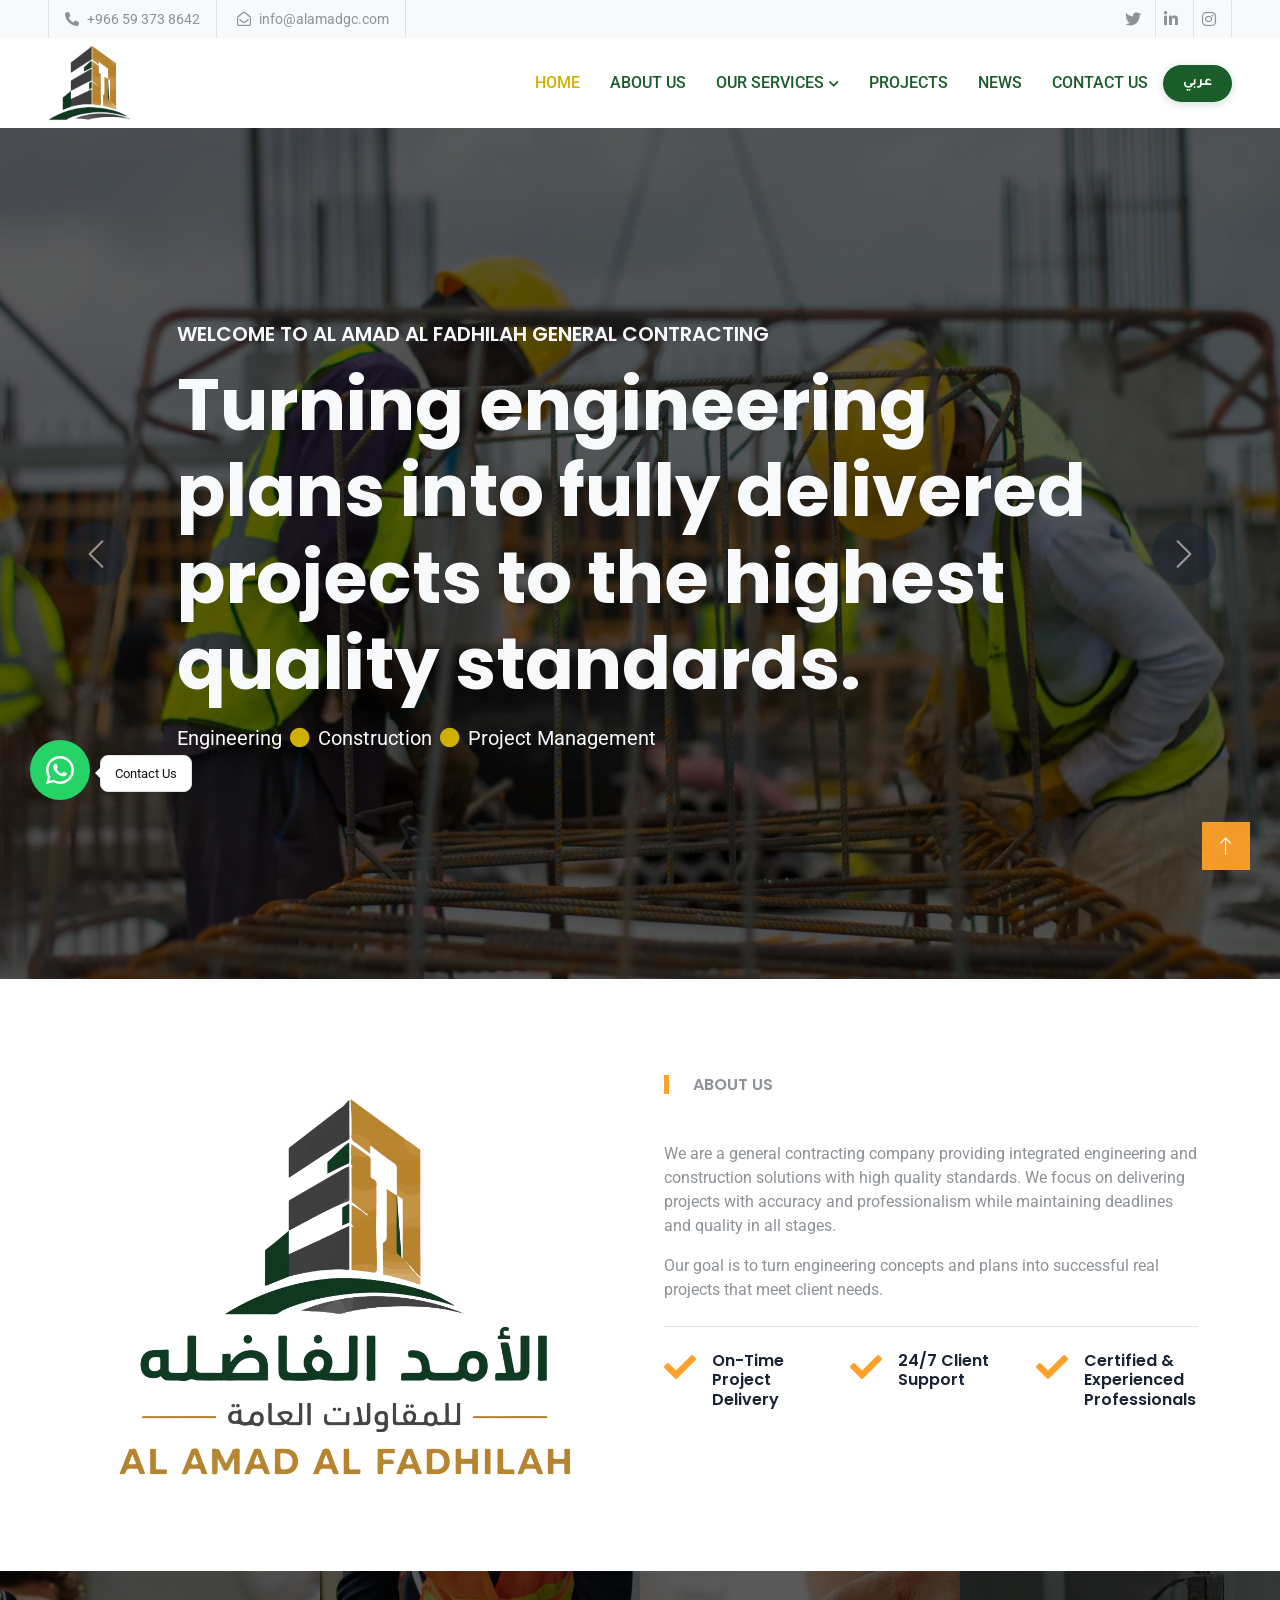
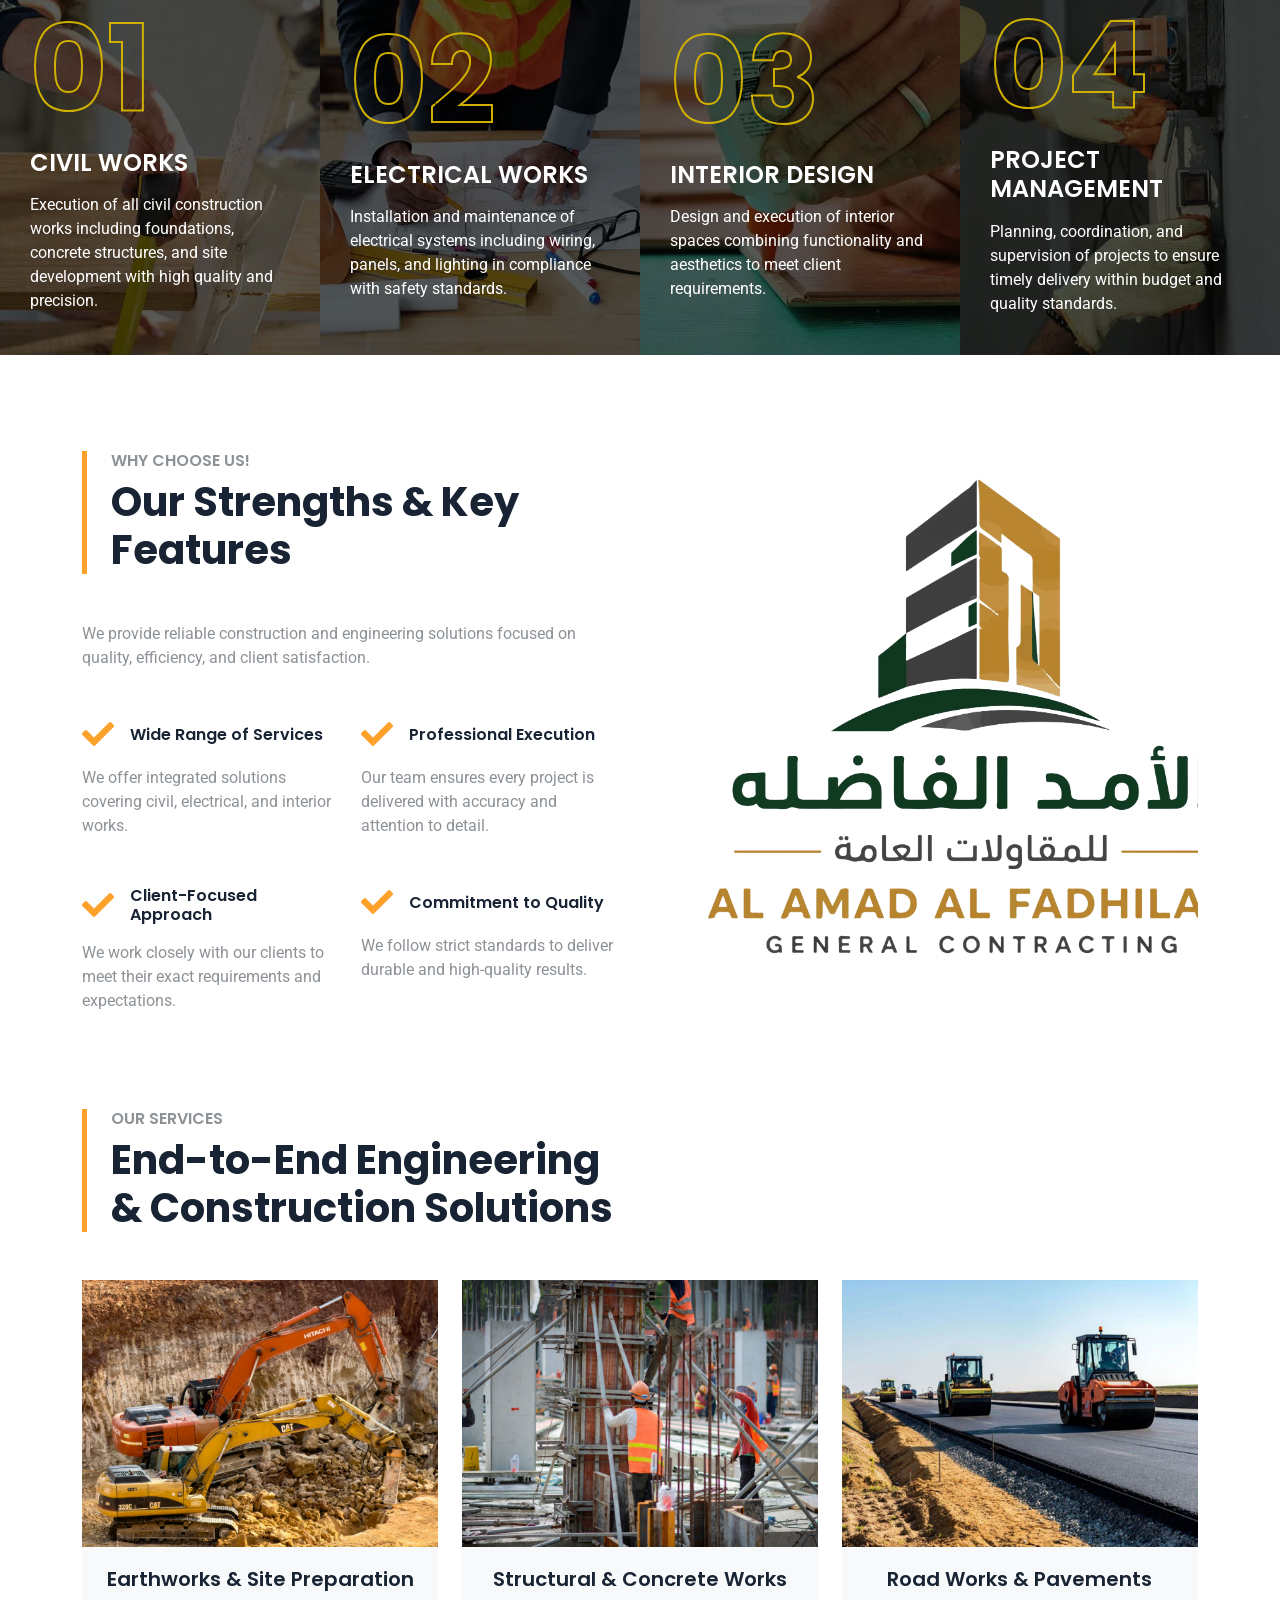
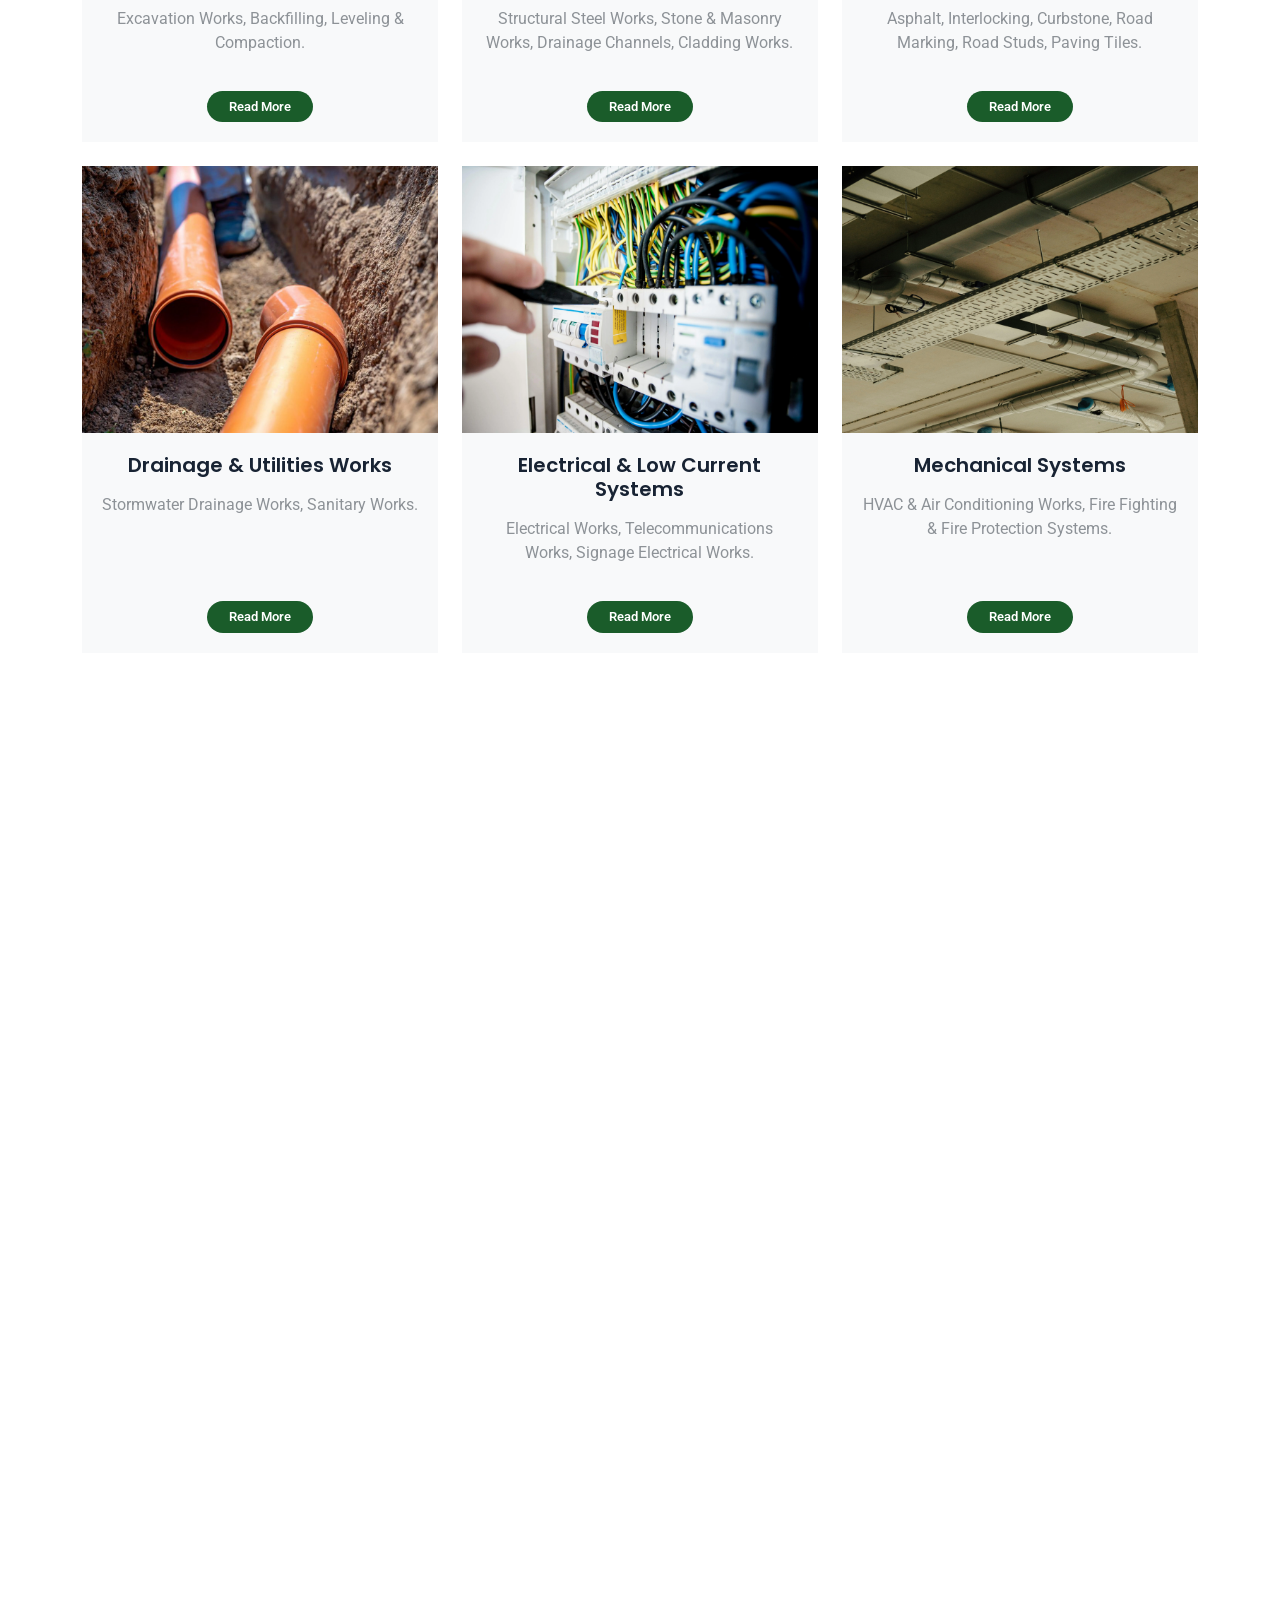
<file: index.html>
<!DOCTYPE html>
<html lang="en" dir="ltr" id="htmlRoot">
<head>
        <!-- Google tag (gtag.js) -->
<script async src="https://www.googletagmanager.com/gtag/js?id=G-KEEFFVY0Z2"></script>
<script>
  window.dataLayer = window.dataLayer || [];
  function gtag(){dataLayer.push(arguments);}
  gtag('js', new Date());

  gtag('config', 'G-KEEFFVY0Z2');
</script>
        <link rel="icon" type="image/x-icon" href="favicon.ico">

    <meta charset="utf-8">
    <title> AL AMAD AL FADHILAH GENERAL CONTRACTING - شركة الأمد الفاضله للمقاولات العامة</title>
    <meta name="viewport" content="width=device-width, initial-scale=1.0">

    <meta name="description" content="AL AMAD AL FADHILAH GENERAL CONTRACTING – Top general contracting company in Saudi Arabia offering civil works, road works, electrical systems, mechanical systems, landscaping, and project management.">
    <meta name="keywords" content="general contracting Saudi Arabia, civil works, road works, construction company Dammam, electrical works, HVAC, project management, Al Khobar contractor, infrastructure">

    <meta name="description" lang="ar" content="شركة الأمد الفاضله للمقاولات العامة – شركة مقاولات رائدة في المملكة العربية السعودية تقدم الأعمال المدنية، الطرق، الأنظمة الكهربائية، الميكانيكية، التشجير وإدارة المشاريع">
    <meta name="keywords" lang="ar" content="مقاولات عامة السعودية، أعمال مدنية، أعمال طرق، شركة إنشاء الدمام، أعمال كهربائية، تكييف، إدارة مشاريع، مقاول الخبر， بنية تحتية">

    <meta property="og:title" content="AL AMAD AL FADHILAH GENERAL CONTRACTING | شركة الأمد الفاضله للمقاولات العامة">
    <meta property="og:description" content="Integrated engineering & construction solutions in Saudi Arabia | حلول هندسية وإنشائية متكاملة في المملكة العربية السعودية">
    <meta property="og:type" content="website">
    <meta property="og:locale" content="ar_SA">
    <meta property="og:locale:alternate" content="en_US">

    <link rel="canonical" href="https://www.alamadgc.com/">
    <link href="img/favicon.ico" rel="icon">

    <link rel="preconnect" href="https://fonts.googleapis.com">
    <link rel="preconnect" href="https://fonts.gstatic.com" crossorigin>
    <link href="https://fonts.googleapis.com/css2?family=Roboto:wght@400;500&family=Poppins:wght@600;700&family=Tajawal:wght@400;500;700&display=swap" rel="stylesheet">

    <link href="https://cdnjs.cloudflare.com/ajax/libs/font-awesome/5.10.0/css/all.min.css" rel="stylesheet">
    <link href="https://cdn.jsdelivr.net/npm/bootstrap-icons@1.4.1/font/bootstrap-icons.css" rel="stylesheet">

    <link href="lib/animate/animate.min.css" rel="stylesheet">
    <link href="lib/owlcarousel/assets/owl.carousel.min.css" rel="stylesheet">

    <link href="css/bootstrap.min.css" rel="stylesheet">
    <link href="css/style.css" rel="stylesheet">
</head>

<body>
    <div id="spinner" class="show bg-white position-fixed translate-middle w-100 vh-100 top-50 start-50 d-flex align-items-center justify-content-center">
        <div class="spinner-grow text-primary" role="status"></div>
    </div>

    <div class="container-fluid bg-light p-0">
        <div class="row gx-0 d-none d-lg-flex">
            <div class="col-lg-7 px-5 text-start">
                <div class="h-100 d-inline-flex align-items-center border-start border-end px-3">
                    <small class="fa fa-phone-alt me-2"></small>
                    <small class="topbar-phone">+966 59 373 8642</small>
                </div>
                <div class="h-100 d-inline-flex align-items-center border-end px-3">
                    <small class="far fa-envelope-open me-2"></small>
                    <small>info@alamadgc.com</small>
                </div>
            </div>
            <div class="col-lg-5 px-5 text-end">
                <div class="h-100 d-inline-flex align-items-center">
                    <a class="btn btn-square border-end" href="https://x.com/alamadgc"><i class="fab fa-twitter"></i></a>
                    <a class="btn btn-square border-end" href="https://www.linkedin.com/company/alamadgc"><i class="fab fa-linkedin-in"></i></a>
                    <a class="btn btn-square border-end" href="https://www.instagram.com/alamadgc/?hl=en"><i class="fab fa-instagram"></i></a>
                </div>
            </div>
        </div>
    </div>

    <nav class="navbar navbar-expand-lg bg-white navbar-light sticky-top px-4 px-lg-5 py-lg-0">
        <a href="index.html" class="navbar-brand d-flex align-items-center">
            <img src="img/logo.webp" alt="Logo" style="height: 80px; margin-right: 20px;">
        </a>
        <button class="navbar-toggler" type="button" data-bs-toggle="offcanvas" data-bs-target="#mobileMenu" aria-controls="mobileMenu">
            <span class="navbar-toggler-icon"></span>
        </button>
        <div class="collapse navbar-collapse d-none d-lg-flex" id="navbarCollapse">
            <div class="navbar-nav ms-auto py-3 py-lg-0 align-items-center">
                <a href="index.html" class="nav-item nav-link active" data-en="Home" data-ar="الرئيسية">Home</a>
                <a href="about.html" class="nav-item nav-link" data-en="About Us" data-ar="من نحن">About Us</a>

                 <div class="collapse navbar-collapse d-none d-lg-flex" id="navbarCollapse">
            <div class="navbar-nav ms-auto py-3 py-lg-0 align-items-center">
                                <div class="nav-item nav-services-dropdown">
                    <span class="nav-link nav-services-btn" id="servicesNavBtn">
                        <span data-en="Our Services" data-ar="خدماتنا">Our Services</span>
                        <i class="fas fa-chevron-down arrow-icon"></i>
                    </span>
                    <div class="dropdown-menu-services" id="servicesDropdown">
                        <a href="service.html"><span class="srv-icon"><i class="fas fa-th-large"></i></span><span data-en="All Services" data-ar="جميع الخدمات">All Services</span></a>
                        <a href="service-earthworks.html"><span class="srv-icon"><i class="fas fa-hard-hat"></i></span><span data-en="Earthworks & Site Preparation" data-ar="أعمال الحفر وتهيئة المواقع">Earthworks & Site Preparation</span></a>
                        <a href="service-structural.html"><span class="srv-icon"><i class="fas fa-building"></i></span><span data-en="Structural & Concrete Works" data-ar="الأعمال الإنشائية والخرسانية">Structural & Concrete Works</span></a>
                        <a href="service-roads.html"><span class="srv-icon"><i class="fas fa-road"></i></span><span data-en="Road Works & Pavements" data-ar="أعمال الأرصفة والطرق">Road Works & Pavements</span></a>
                        <a href="service-drainage.html"><span class="srv-icon"><i class="fas fa-water"></i></span><span data-en="Drainage & Utilities Works" data-ar="أعمال الصرف والمرافق">Drainage & Utilities Works</span></a>
                        <a href="service-electrical.html"><span class="srv-icon"><i class="fas fa-bolt"></i></span><span data-en="Electrical & Low Current Systems" data-ar="الأنظمة الكهربائية والتيار الخفيف">Electrical & Low Current Systems</span></a>
                        <a href="service-mechanical.html"><span class="srv-icon"><i class="fas fa-wind"></i></span><span data-en="Mechanical Systems" data-ar="الأنظمة الميكانيكية">Mechanical Systems</span></a>
                        <a href="service-landscape.html"><span class="srv-icon"><i class="fas fa-tree"></i></span><span data-en="Landscape & Urban Elements" data-ar="المناظر الطبيعية والعناصر الحضرية">Landscape & Urban Elements</span></a>
                        <a href="service-safety.html"><span class="srv-icon"><i class="fas fa-shield-alt"></i></span><span data-en="Safety & Infrastructure Elements" data-ar="عناصر السلامة والبنية التحتية">Safety & Infrastructure Elements</span></a>
                        <a href="service-finishing.html"><span class="srv-icon"><i class="fas fa-paint-roller"></i></span><span data-en="Finishing, Modular & Renewable Works" data-ar="أعمال التشطيبات والوحدات الجاهزة والطاقة المتجددة">Finishing, Modular & Renewable Works</span></a>
                    </div>
                </div>
                <a href="projects.html" class="nav-item nav-link" data-en="Projects" data-ar="المشاريع">Projects</a>
                <a href="news.html"     class="nav-item nav-link" data-en="News" data-ar="الأخبار">News</a>
                <a href="contact.html"  class="nav-item nav-link" data-en="Contact Us" data-ar="تواصل معنا">Contact Us</a>
                <button onclick="toggleLang()" id="langBtn" class="lang-nav-link">
                    <span id="langBtnText">عربي</span>
                </button>
            </div>
        </div>
    </nav>
    <!-- Bootstrap Offcanvas Mobile Menu -->
    <div class="offcanvas offcanvas-end d-lg-none" tabindex="-1" id="mobileMenu" aria-labelledby="mobileMenuLabel">
        <div class="offcanvas-header border-bottom">
            <img src="img/logo.webp" alt="Logo" style="height:55px;">
            <button type="button" class="btn-close" data-bs-dismiss="offcanvas" aria-label="Close"></button>
        </div>
        <div class="offcanvas-body">
            <nav class="mobile-nav">
                <a href="index.html" class="mobile-nav-link active" data-en="Home" data-ar="الرئيسية">Home</a>
                <a href="about.html" class="mobile-nav-link " data-en="About Us" data-ar="من نحن">About Us</a>

                <!-- Services accordion -->
                <div class="mobile-services-wrap">
                    <button class="mobile-nav-link mobile-services-toggle w-100 text-start border-0 bg-transparent " type="button" data-bs-toggle="collapse" data-bs-target="#mobileServicesMenu">
                        <span data-en="Our Services" data-ar="خدماتنا">Our Services</span>
                        <i class="fas fa-chevron-down ms-auto"></i>
                    </button>
                    <div class="collapse" id="mobileServicesMenu">
                        <div class="mobile-services-list">
                            <a href="service.html"><i class="fas fa-th-large me-2"></i><span data-en="All Services" data-ar="جميع الخدمات">All Services</span></a>
                            <a href="service-earthworks.html"><i class="fas fa-hard-hat me-2"></i><span data-en="Earthworks & Site Preparation" data-ar="أعمال الحفر وتهيئة المواقع">Earthworks & Site Preparation</span></a>
                            <a href="service-structural.html"><i class="fas fa-building me-2"></i><span data-en="Structural & Concrete Works" data-ar="الأعمال الإنشائية والخرسانية">Structural & Concrete Works</span></a>
                            <a href="service-roads.html"><i class="fas fa-road me-2"></i><span data-en="Road Works & Pavements" data-ar="أعمال الطرق والرصف">Road Works & Pavements</span></a>
                            <a href="service-drainage.html"><i class="fas fa-water me-2"></i><span data-en="Drainage & Utilities Works" data-ar="أعمال الصرف والمرافق">Drainage & Utilities Works</span></a>
                            <a href="service-electrical.html"><i class="fas fa-bolt me-2"></i><span data-en="Electrical & Low Current Systems" data-ar="الأنظمة الكهربائية والتيار الخفيف">Electrical & Low Current Systems</span></a>
                            <a href="service-mechanical.html"><i class="fas fa-wind me-2"></i><span data-en="Mechanical Systems" data-ar="الأنظمة الميكانيكية">Mechanical Systems</span></a>
                            <a href="service-landscape.html"><i class="fas fa-tree me-2"></i><span data-en="Landscape & Urban Elements" data-ar="المناظر الطبيعية والعناصر الحضرية">Landscape & Urban Elements</span></a>
                            <a href="service-safety.html"><i class="fas fa-shield-alt me-2"></i><span data-en="Safety & Infrastructure Elements" data-ar="عناصر السلامة والبنية التحتية">Safety & Infrastructure Elements</span></a>
                            <a href="service-finishing.html"><i class="fas fa-paint-roller me-2"></i><span data-en="Finishing, Modular & Renewable Works" data-ar="أعمال التشطيبات والوحدات الجاهزة والطاقة المتجددة">Finishing, Modular & Renewable Works</span></a>
                        </div>
                    </div>
                </div>

                <a href="projects.html" class="mobile-nav-link" data-en="Projects" data-ar="المشاريع">Projects</a>
                <a href="news.html" class="mobile-nav-link" data-en="News" data-ar="الأخبار">News</a>
                <a href="contact.html" class="mobile-nav-link " data-en="Contact Us" data-ar="تواصل معنا">Contact Us</a>

                <div class="mt-3">
                    <button onclick="toggleLang()" id="langBtnMobile" class="lang-nav-link w-100 justify-content-center">
                        <span id="langBtnTextMobile">عربي</span>
                    </button>
                </div>
            </nav>
        </div>
    </div>
    
    <div class="container-fluid p-0 mb-5 wow fadeIn" data-wow-delay="0.1s">
        <div id="header-carousel" class="carousel slide" data-bs-ride="carousel">
            <div class="carousel-inner">
                <div class="carousel-item active">
                    <img class="w-100" src="img/carousel-1.webp" alt="AL AMAD AL FADHILAH Construction Projects">
                    <div class="carousel-caption">
                        <div class="container">
                            <div class="row justify-content-center">
                                <div class="col-12 col-lg-10">
                                    <h5 class="text-light text-uppercase mb-3 animated slideInDown"
                                        data-en="Welcome to AL AMAD AL FADHILAH GENERAL CONTRACTING"
                                        data-ar="مرحباً بكم في شركة الأمد الفاضله للمقاولات العامة">Welcome to AL AMAD AL FADHILAH GENERAL CONTRACTING</h5>
                                    <h3 class="display-2 text-light mb-3 animated slideInDown"
                                        data-en="Turning engineering plans into fully delivered projects to the highest quality standards."
                                        data-ar="نحوّل الخطط الهندسية إلى مشاريع مكتملة وفق أعلى معايير الجودة.">Turning engineering plans into fully delivered projects to the highest quality standards.</h3>
                                    <ol class="breadcrumb mb-4 pb-2">
                                        <li class="breadcrumb-item fs-5 text-light" data-en="Engineering" data-ar="هندسة">Engineering</li>
                                        <li class="breadcrumb-item fs-5 text-light" data-en="Construction" data-ar="إنشاء">Construction</li>
                                        <li class="breadcrumb-item fs-5 text-light" data-en="Project Management" data-ar="إدارة مشاريع">Project Management</li>
                                    </ol>
                                </div>
                            </div>
                        </div>
                    </div>
                </div>
                <div class="carousel-item">
                    <img class="w-100" src="img/carousel-2.webp" alt="Quality Construction Saudi Arabia">
                    <div class="carousel-caption">
                        <div class="container">
                            <div class="row justify-content-center">
                                <div class="col-12 col-lg-10">
                                    <h5 class="text-light text-uppercase mb-3 animated slideInDown"
                                        data-en="Welcome to AL AMAD AL FADHILAH GENERAL CONTRACTING"
                                        data-ar="مرحباً بكم في شركة الأمد الفاضله للمقاولات العامة">Welcome to AL AMAD AL FADHILAH GENERAL CONTRACTING</h5>
                                    <h1 class="display-2 text-light mb-3 animated slideInDown"
                                        data-en="We don't just build projects — we build trust through quality."
                                        data-ar="نحن لا نبني مشاريع فحسب، بل نبني الثقة من خلال الجودة.">We don't just build projects — we build trust through quality.</h1>
                                </div>
                            </div>
                        </div>
                    </div>
                </div>
            </div>
            <button class="carousel-control-prev" type="button" data-bs-target="#header-carousel" data-bs-slide="prev">
                <span class="carousel-control-prev-icon" aria-hidden="true"></span>
                <span class="visually-hidden">Previous</span>
            </button>
            <button class="carousel-control-next" type="button" data-bs-target="#header-carousel" data-bs-slide="next">
                <span class="carousel-control-next-icon" aria-hidden="true"></span>
                <span class="visually-hidden">Next</span>
            </button>
        </div>
    </div>

    <div class="container-xxl py-5">
        <div class="container">
            <div class="row g-5">
                <div class="col-lg-6 wow fadeInUp" data-wow-delay="0.1s">
                    <div class="position-relative overflow-hidden ps-6 pt-6 h-100" style="min-height:400px;">
                        <img class="position-absolute w-100 h-0" src="img/about.webp" alt="AL AMAD AL FADHILAH Logo" style="object-fit:cover;">
                    </div>
                </div>
                <div class="col-lg-6 wow fadeInUp" data-wow-delay="0.5s">
                    <div class="h-100">
                        <div class="border-start border-5 border-primary ps-4 mb-5">
                            <h6 class="text-body text-uppercase mb-2" data-en="About Us" data-ar="من نحن">About Us</h6>
                        </div>
                        <p data-en="We are a general contracting company providing integrated engineering and construction solutions with high quality standards. We focus on delivering projects with accuracy and professionalism while maintaining deadlines and quality in all stages."
                           data-ar="نحن شركة مقاولات عامة نقدم حلولاً هندسية وإنشائية متكاملة وفق أعلى معايير الجودة. نركز على تسليم المشاريع بدقة واحترافية مع الالتزام بالجداول الزمنية والجودة في جميع المراحل.">
                            We are a general contracting company providing integrated engineering and construction solutions with high quality standards.
                        </p>
                        <p class="mb-4"
                           data-en="Our goal is to turn engineering concepts and plans into successful real projects that meet client needs."
                           data-ar="هدفنا تحويل المفاهيم والخطط الهندسية إلى مشاريع حقيقية ناجحة تلبي احتياجات العملاء.">
                            Our goal is to turn engineering concepts and plans into successful real projects that meet client needs.
                        </p>
                        <div class="border-top mt-4 pt-4">
                            <div class="row g-4">
                                <div class="col-sm-4 d-flex wow fadeIn" data-wow-delay="0.1s">
                                    <i class="fa fa-check fa-2x text-primary flex-shrink-0 me-3"></i>
                                    <h6 class="mb-0" data-en="On-Time Project Delivery" data-ar="تسليم المشاريع في الوقت المحدد">On-Time Project Delivery</h6>
                                </div>
                                <div class="col-sm-4 d-flex wow fadeIn" data-wow-delay="0.3s">
                                    <i class="fa fa-check fa-2x text-primary flex-shrink-0 me-3"></i>
                                    <h6 class="mb-0" data-en="24/7 Client Support" data-ar="دعم العملاء على مدار الساعة">24/7 Client Support</h6>
                                </div>
                                <div class="col-sm-4 d-flex wow fadeIn" data-wow-delay="0.5s">
                                    <i class="fa fa-check fa-2x text-primary flex-shrink-0 me-3"></i>
                                    <h6 class="mb-0" data-en="Certified & Experienced Professionals" data-ar="متخصصون معتمدون وذوو خبرة">Certified & Experienced Professionals</h6>
                                </div>
                            </div>
                        </div>
                    </div>
                </div>
            </div>
        </div>
    </div>

    <div class="container-fluid my-5 p-0">
        <div class="row g-0">
            <div class="col-xl-3 col-sm-6 wow fadeIn" data-wow-delay="0.1s">
                <div class="position-relative">
                    <img class="img-fluid w-100" src="img/fact-1.webp" alt="Civil Works">
                    <div class="facts-overlay">
                        <h1 class="display-1"><span data-en="01" data-ar="٠١">01</span></h1>
                        <h4 class="text-white mb-3" data-en="CIVIL WORKS" data-ar="الأعمال المدنية">CIVIL WORKS</h4>
                        <p class="text-white" data-en="Execution of all civil construction works including foundations, concrete structures, and site development with high quality and precision."
                           data-ar="تنفيذ جميع أعمال البناء المدني بما في ذلك الأساسات والهياكل الخرسانية وتطوير المواقع بجودة ودقة عالية.">Execution of all civil construction works including foundations, concrete structures, and site development.</p>
                    </div>
                </div>
            </div>
            <div class="col-xl-3 col-sm-6 wow fadeIn" data-wow-delay="0.3s">
                <div class="position-relative">
                    <img class="img-fluid w-100" src="img/fact-2.webp" alt="Electrical Works">
                    <div class="facts-overlay">
                        <h1 class="display-1"><span data-en="02" data-ar="٠٢">02</span></h1>
                        <h4 class="text-white mb-3" data-en="ELECTRICAL WORKS" data-ar="الأعمال الكهربائية">ELECTRICAL WORKS</h4>
                        <p class="text-white" data-en="Installation and maintenance of electrical systems including wiring, panels, and lighting in compliance with safety standards."
                           data-ar="تركيب وصيانة الأنظمة الكهربائية بما في ذلك الأسلاك واللوحات والإضاءة وفق معايير السلامة.">Installation and maintenance of electrical systems in compliance with safety standards.</p>
                    </div>
                </div>
            </div>
            <div class="col-xl-3 col-sm-6 wow fadeIn" data-wow-delay="0.5s">
                <div class="position-relative">
                    <img class="img-fluid w-100" src="img/fact-3.webp" alt="Interior Design">
                    <div class="facts-overlay">
                        <h1 class="display-1"><span data-en="03" data-ar="٠٣">03</span></h1>
                        <h4 class="text-white mb-3" data-en="INTERIOR DESIGN" data-ar="التصميم الداخلي">INTERIOR DESIGN</h4>
                        <p class="text-white" data-en="Design and execution of interior spaces combining functionality and aesthetics to meet client requirements."
                           data-ar="تصميم وتنفيذ الفضاءات الداخلية بما يجمع بين الوظيفية والجماليات لتلبية متطلبات العملاء.">Design and execution of interior spaces combining functionality and aesthetics.</p>
                    </div>
                </div>
            </div>
            <div class="col-xl-3 col-sm-6 wow fadeIn" data-wow-delay="0.7s">
                <div class="position-relative">
                    <img class="img-fluid w-100" src="img/fact-4.webp" alt="Project Management">
                    <div class="facts-overlay">
                        <h1 class="display-1"><span data-en="04" data-ar="٠٤">04</span></h1>
                        <h4 class="text-white mb-3" data-en="PROJECT MANAGEMENT" data-ar="إدارة المشاريع">PROJECT MANAGEMENT</h4>
                        <p class="text-white" data-en="Planning, coordination, and supervision of projects to ensure timely delivery within budget and quality standards."
                           data-ar="تخطيط وتنسيق والإشراف على المشاريع لضمان التسليم في الوقت المحدد ضمن الميزانية ومعايير الجودة.">Planning, coordination, and supervision of projects to ensure timely delivery.</p>
                    </div>
                </div>
            </div>
        </div>
    </div>

    <div class="container-xxl py-5">
        <div class="container">
            <div class="row g-5">
                <div class="col-lg-6 wow fadeInUp" data-wow-delay="0.1s">
                    <div class="border-start border-5 border-primary ps-4 mb-5">
                        <h6 class="text-body text-uppercase mb-2" data-en="Why Choose Us!" data-ar="لماذا تختارنا؟">Why Choose Us!</h6>
                        <h1 class="display-6 mb-0" data-en="Our Strengths & Key Features" data-ar="نقاط قوتنا ومميزاتنا الرئيسية">Our Strengths & Key Features</h1>
                    </div>
                    <p class="mb-5" data-en="We provide reliable construction and engineering solutions focused on quality, efficiency, and client satisfaction."
                       data-ar="نقدم حلولاً إنشائية وهندسية موثوقة تركز على الجودة والكفاءة ورضا العملاء.">We provide reliable construction and engineering solutions focused on quality, efficiency, and client satisfaction.</p>
                    <div class="row gy-5 gx-4">
                        <div class="col-sm-6 wow fadeIn" data-wow-delay="0.1s">
                            <div class="d-flex align-items-center mb-3">
                                <i class="fa fa-check fa-2x text-primary flex-shrink-0 me-3"></i>
                                <h6 class="mb-0" data-en="Wide Range of Services" data-ar="مجموعة واسعة من الخدمات">Wide Range of Services</h6>
                            </div>
                            <span data-en="We offer integrated solutions covering civil, electrical, and interior works."
                                  data-ar="نقدم حلولاً متكاملة تشمل الأعمال المدنية والكهربائية والداخلية.">We offer integrated solutions covering civil, electrical, and interior works.</span>
                        </div>
                        <div class="col-sm-6 wow fadeIn" data-wow-delay="0.2s">
                            <div class="d-flex align-items-center mb-3">
                                <i class="fa fa-check fa-2x text-primary flex-shrink-0 me-3"></i>
                                <h6 class="mb-0" data-en="Professional Execution" data-ar="تنفيذ احترافي">Professional Execution</h6>
                            </div>
                            <span data-en="Our team ensures every project is delivered with accuracy and attention to detail."
                                  data-ar="يضمن فريقنا تسليم كل مشروع بدقة واهتمام بالتفاصيل.">Our team ensures every project is delivered with accuracy and attention to detail.</span>
                        </div>
                        <div class="col-sm-6 wow fadeIn" data-wow-delay="0.3s">
                            <div class="d-flex align-items-center mb-3">
                                <i class="fa fa-check fa-2x text-primary flex-shrink-0 me-3"></i>
                                <h6 class="mb-0" data-en="Client-Focused Approach" data-ar="نهج يركز على العميل">Client-Focused Approach</h6>
                            </div>
                            <span data-en="We work closely with our clients to meet their exact requirements and expectations."
                                  data-ar="نعمل عن كثب مع عملائنا لتلبية متطلباتهم وتوقعاتهم بدقة.">We work closely with our clients to meet their exact requirements and expectations.</span>
                        </div>
                        <div class="col-sm-6 wow fadeIn" data-wow-delay="0.4s">
                            <div class="d-flex align-items-center mb-3">
                                <i class="fa fa-check fa-2x text-primary flex-shrink-0 me-3"></i>
                                <h6 class="mb-0" data-en="Commitment to Quality" data-ar="الالتزام بالجودة">Commitment to Quality</h6>
                            </div>
                            <span data-en="We follow strict standards to deliver durable and high-quality results."
                                  data-ar="نتبع معايير صارمة لتقديم نتائج متينة وعالية الجودة.">We follow strict standards to deliver durable and high-quality results.</span>
                        </div>
                    </div>
                </div>
                <div class="col-lg-6 wow fadeInUp" data-wow-delay="0.5s">
                    <div class="position-relative overflow-hidden ps-6 pt-6 h-100" style="min-height:100px;">
                        <img class="position-absolute w-1000 h-100" src="img/logo-1.webp" alt="AL-FADHLI Leading General" style="object-fit:cover;">
                    </div>
                </div>
            </div>
        </div>
    </div>

    <div class="container-xxl py-5">
        <div class="container">
            <div class="row g-5 align-items-end mb-5">
                <div class="col-lg-6 wow fadeInUp" data-wow-delay="0.1s">
                    <div class="border-start border-5 border-primary ps-4">
                        <h6 class="text-body text-uppercase mb-2" data-en="Our Services" data-ar="خدماتنا">Our Services</h6>
                        <h2 class="display-6 mb-0" data-en="End-to-End Engineering & Construction Solutions"
                            data-ar="حلول هندسية وإنشائية متكاملة من البداية إلى النهاية">End-to-End Engineering & Construction Solutions</h2>
                    </div>
                </div>
            </div>
            <div class="row g-4 justify-content-center">

                <div class="col-lg-4 col-md-6 wow fadeInUp" data-wow-delay="0.1s">
                    <div class="service-item overflow-hidden">
                        <div class="service-content-wrapper">
                            <img class="img-fluid" src="img/service-1.webp" alt="Earthworks Site Preparation">
                            <div class="service-text position-relative text-center">
                                <h5 class="mb-3" data-en="Earthworks & Site Preparation" data-ar="أعمال الحفر وتهيئة المواقع">Earthworks & Site Preparation</h5>
                                <p data-en="Excavation Works, Backfilling, Leveling & Compaction." data-ar="أعمال الحفر، الردم، التسوية والدك.">Excavation Works, Backfilling, Leveling & Compaction.</p>
                            </div>
                        </div>
                        <div class="btn-wrap text-center">
                            <a href="service-earthworks.html" class="btn-readmore" data-en="Read More" data-ar="اقرأ المزيد">Read More</a>
                        </div>
                    </div>
                </div>

                <div class="col-lg-4 col-md-6 wow fadeInUp" data-wow-delay="0.2s">
                    <div class="service-item overflow-hidden">
                        <div class="service-content-wrapper">
                            <img class="img-fluid" src="img/service-2.webp" alt="Structural Concrete Works">
                            <div class="service-text position-relative text-center">
                                <h5 class="mb-3" data-en="Structural & Concrete Works" data-ar="الأعمال الإنشائية والخرسانية">Structural & Concrete Works</h5>
                                <p data-en="Structural Steel Works, Stone & Masonry Works, Drainage Channels, Cladding Works." data-ar="أعمال الهياكل الفولاذية، أعمال الحجر والبناء، قنوات الصرف، أعمال الكسوة.">Structural Steel, Masonry, Drainage Channels, Cladding.</p>
                            </div>
                        </div>
                        <div class="btn-wrap text-center">
                            <a href="service-structural.html" class="btn-readmore" data-en="Read More" data-ar="اقرأ المزيد">Read More</a>
                        </div>
                    </div>
                </div>

                <div class="col-lg-4 col-md-6 wow fadeInUp" data-wow-delay="0.3s">
                    <div class="service-item overflow-hidden">
                        <div class="service-content-wrapper">
                            <img class="img-fluid" src="img/service-3.webp" alt="Road Works Pavements">
                            <div class="service-text position-relative text-center">
                                <h5 class="mb-3" data-en="Road Works & Pavements" data-ar="أعمال الأرصفة والطرق">Road Works & Pavements</h5>
                                <p data-en="Asphalt, Interlocking, Curbstone, Road Marking, Road Studs, Paving Tiles." data-ar="الأسفلت، الإنترلوك، الحواجز الحجرية، تخطيط الطرق، المسامير، البلاط.">Asphalt, Interlocking, Curbstone, Road Marking, Studs, Tiles.</p>
                            </div>
                        </div>
                        <div class="btn-wrap text-center">
                            <a href="service-roads.html" class="btn-readmore" data-en="Read More" data-ar="اقرأ المزيد">Read More</a>
                        </div>
                    </div>
                </div>

                <div class="col-lg-4 col-md-6 wow fadeInUp" data-wow-delay="0.1s">
                    <div class="service-item overflow-hidden">
                        <div class="service-content-wrapper">
                            <img class="img-fluid" src="img/service-4.webp" alt="Drainage Utilities">
                            <div class="service-text position-relative text-center">
                                <h5 class="mb-3" data-en="Drainage & Utilities Works" data-ar="أعمال الصرف والمرافق">Drainage & Utilities Works</h5>
                                <p data-en="Stormwater Drainage Works, Sanitary Works." data-ar="أعمال تصريف مياه الأمطار، الأعمال الصحية.">Stormwater Drainage Works, Sanitary Works.</p>
                            </div>
                        </div>
                        <div class="btn-wrap text-center">
                            <a href="service-drainage.html" class="btn-readmore" data-en="Read More" data-ar="اقرأ المزيد">Read More</a>
                        </div>
                    </div>
                </div>

                <div class="col-lg-4 col-md-6 wow fadeInUp" data-wow-delay="0.2s">
                    <div class="service-item overflow-hidden">
                        <div class="service-content-wrapper">
                            <img class="img-fluid" src="img/service-5.webp" alt="Electrical Low Current Systems">
                            <div class="service-text position-relative text-center">
                                <h5 class="mb-3" data-en="Electrical & Low Current Systems" data-ar="الأنظمة الكهربائية والتيار الخفيف">Electrical & Low Current Systems</h5>
                                <p data-en="Electrical Works, Telecommunications Works, Signage Electrical Works." data-ar="الأعمال الكهربائية، أعمال الاتصالات، الأعمال الكهربائية للإشارات.">Electrical Works, Telecom, Signage Systems.</p>
                            </div>
                        </div>
                        <div class="btn-wrap text-center">
                            <a href="service-electrical.html" class="btn-readmore" data-en="Read More" data-ar="اقرأ المزيد">Read More</a>
                        </div>
                    </div>
                </div>

                <div class="col-lg-4 col-md-6 wow fadeInUp" data-wow-delay="0.3s">
                    <div class="service-item overflow-hidden">
                        <div class="service-content-wrapper">
                            <img class="img-fluid" src="img/service-6.webp" alt="Mechanical Systems HVAC">
                            <div class="service-text position-relative text-center">
                                <h5 class="mb-3" data-en="Mechanical Systems" data-ar="الأنظمة الميكانيكية">Mechanical Systems</h5>
                                <p data-en="HVAC & Air Conditioning Works, Fire Fighting & Fire Protection Systems." data-ar="أعمال التكييف والتهوية، أنظمة مكافحة الحريق والحماية منه.">HVAC & Air Conditioning, Fire Fighting & Protection Systems.</p>
                            </div>
                        </div>
                        <div class="btn-wrap text-center">
                            <a href="service-mechanical.html" class="btn-readmore" data-en="Read More" data-ar="اقرأ المزيد">Read More</a>
                        </div>
                    </div>
                </div>

                <div class="col-lg-4 col-md-6 wow fadeInUp" data-wow-delay="0.1s">
                    <div class="service-item overflow-hidden">
                        <div class="service-content-wrapper">
                            <img class="img-fluid" src="img/service-7.webp" alt="Landscape Urban">
                            <div class="service-text position-relative text-center">
                                <h5 class="mb-3" data-en="Landscape & Urban Elements" data-ar="المناظر الطبيعية والعناصر الحضرية">Landscape & Urban Elements</h5>
                                <p data-en="Landscape Works, Tree Planting, Street Sculptures, Irrigation Systems." data-ar="أعمال التشجير، زراعة الأشجار، منحوتات الشوارع، أنظمة الري.">Landscape, Tree Planting, Street Sculptures, Irrigation.</p>
                            </div>
                        </div>
                        <div class="btn-wrap text-center">
                            <a href="service-landscape.html" class="btn-readmore" data-en="Read More" data-ar="اقرأ المزيد">Read More</a>
                        </div>
                    </div>
                </div>

                <div class="col-lg-4 col-md-6 wow fadeInUp" data-wow-delay="0.2s">
                    <div class="service-item overflow-hidden">
                        <div class="service-content-wrapper">
                            <img class="img-fluid" src="img/service-8.webp" alt="Safety Infrastructure">
                            <div class="service-text position-relative text-center">
                                <h5 class="mb-3" data-en="Safety & Infrastructure Elements" data-ar="عناصر السلامة والبنية التحتية">Safety & Infrastructure Elements</h5>
                                <p data-en="Road Barriers, Safety Works, Fencing & Boundary Walls, Signage & Wayfinding." data-ar="حواجز الطرق، أعمال السلامة، الأسوار وجدران الحدود، اللافتات والإرشادات.">Barriers, Safety Works, Fencing, Signage & Wayfinding.</p>
                            </div>
                        </div>
                        <div class="btn-wrap text-center">
                            <a href="service-safety.html" class="btn-readmore" data-en="Read More" data-ar="اقرأ المزيد">Read More</a>
                        </div>
                    </div>
                </div>

                <div class="col-lg-4 col-md-6 wow fadeInUp" data-wow-delay="0.3s">
                    <div class="service-item overflow-hidden">
                        <div class="service-content-wrapper">
                            <img class="img-fluid" src="img/service-9.webp" alt="Finishing Modular Renewable">
                            <div class="service-text position-relative text-center">
                                <h5 class="mb-3" data-en="Finishing, Modular & Renewable Works" data-ar="أعمال التشطيبات والوحدات الجاهزة والطاقة المتجددة">Finishing, Modular & Renewable Works</h5>
                                <p data-en="Gypsum Board, Epoxy Flooring, Aluminium, Prefabricated Units, Shade Structures, Solar Energy." data-ar="الجبس، الإيبوكسي، الألمنيوم الوحدات الجاهزة، هياكل الظل، الطاقة الشمسية.">Gypsum, Epoxy, Aluminium, Prefab Units, Shade, Solar.</p>
                            </div>
                        </div>
                        <div class="btn-wrap text-center">
                            <a href="service-finishing.html" class="btn-readmore" data-en="Read More" data-ar="اقرأ المزيد">Read More</a>
                        </div>
                    </div>
                </div>

            </div>
        </div>
    </div>

    <div class="container-fluid bg-dark footer mt-5 pt-5 wow fadeIn" data-wow-delay="0.1s">
    <div class="container py-5">
        <div class="row g-5">
            <div class="col-lg-3 col-md-6">
                <img src="img/about.webp" alt="AL-AMAD AL-FADHILAH Logo" style="height:200px;margin-right:20px;">
                <p></p>
                
                <div class="d-flex pt-2">
                    <a class="btn btn-square btn-outline-primary me-1" href="https://x.com/alamadgc"><i class="fab fa-twitter"></i></a>
                    <a class="btn btn-square btn-outline-primary me-1" href="https://www.instagram.com/alamadgc/?hl=en"><i class="fab fa-instagram"></i></a>
                    <a class="btn btn-square btn-outline-primary me-0" href="https://www.linkedin.com/company/alamadgc"><i class="fab fa-linkedin-in"></i></a>
                </div>
            </div>
            <div class="col-lg-3 col-md-6">
                <h4 class="text-light mb-4" data-en="Address" data-ar="العنوان">Address</h4>
                <p><i class="fa fa-map-marker-alt me-3"></i><span data-en="Dist, Al Bahar, Al Khobar 34219" data-ar="حي البحر، الخبر 34219">Dist, Al Bahar,34219, Al Akhdar, Saudi Arabia</span></p>
                <p><i class="fa fa-phone-alt me-3"></i><span style="direction:ltr; unicode-bidi:embed; display:inline-block;">+966 59 373 8642</span></p>
                <p><i class="fa fa-envelope me-3"></i>info@alamadgc.com</p>
            </div>
            <div class="col-lg-3 col-md-6">
                <h4 class="text-light mb-4" data-en="Quick Links" data-ar="روابط سريعة">Quick Links</h4>
                <a class="btn btn-link" href="about.html" data-en="About Us" data-ar="من نحن">About Us</a>
                <a class="btn btn-link" href="service.html" data-en="Our Services" data-ar="خدماتنا">Our Services</a>
            </div>

            <!-- ← الإضافة الجديدة فقط -->
            <div class="col-lg-3 col-md-6">
                <h4 class="text-light mb-4" data-en="Open Hours" data-ar="ساعات العمل">Open Hours</h4>
                <p><i class="fa fa-clock me-3"></i>
                    <span data-en="Sat – Thu: 8 am – 5 pm" data-ar="السبت – الخميس: 8 ص – 5 م">Sat – Thu: 8 am – 5 pm</span>
                </p>
                <p><i class="fa fa-times-circle me-3"></i>
                    <span data-en="Friday: CLOSED" data-ar="الجمعة: مغلق">Friday: CLOSED</span>
                </p>
                <a href="Company-Profile.pdf" download class="btn btn-warning fw-bold mt-2 d-flex align-items-center gap-2" style="width:fit-content;">
                    <i class="fa fa-download"></i>
                    <span data-en="Download Brochure" data-ar="تحميل البروفايل">Download Brochure</span>
                </a>
            </div>

        </div>
    </div>
        <div class="container-fluid copyright">
            <div class="container">
                <div class="row">
                    <div class="col-md-6 text-center text-md-start mb-3 mb-md-0">
                        &copy; <a href="#">alamadgc</a>, <span data-en="All Right Reserved." data-ar="جميع الحقوق محفوظة.">All Right Reserved.</span>
                    </div>
                    <div class="col-md-6 text-center text-md-end">
                        <span data-en="Designed By" data-ar="تصميم">Designed By</span> <a href="https://htmlcodex.com">HTML Codex</a>
                    </div>
                </div>
            </div>
        </div>
    </div>

    <a href="#" class="btn btn-lg btn-primary btn-lg-square back-to-top"><i class="bi bi-arrow-up"></i></a>

<div class="wa-tooltip" id="waTooltip" data-en="Contact Us" data-ar="تواصل معنا">تواصل معنا</div>    <a class="wa-btn" href="https://wa.me/966546082911" target="_blank" title="WhatsApp">
        <svg viewBox="0 0 32 32" xmlns="http://www.w3.org/2000/svg">
            <path d="M16 2C8.27 2 2 8.27 2 16c0 2.44.65 4.73 1.78 6.72L2 30l7.5-1.74A13.93 13.93 0 0 0 16 30c7.73 0 14-6.27 14-14S23.73 2 16 2zm0 25.5a11.44 11.44 0 0 1-5.85-1.6l-.42-.25-4.45 1.03 1.06-4.34-.28-.44A11.47 11.47 0 0 1 4.5 16C4.5 9.6 9.6 4.5 16 4.5S27.5 9.6 27.5 16 22.4 27.5 16 27.5zm6.3-8.6c-.34-.17-2.02-1-2.34-1.11-.31-.11-.54-.17-.77.17-.22.34-.87 1.11-1.07 1.34-.2.22-.39.25-.73.08-.34-.17-1.44-.53-2.74-1.69-1.01-.9-1.69-2.02-1.89-2.36-.2-.34-.02-.52.15-.69.15-.15.34-.4.51-.59.17-.2.22-.34.34-.57.11-.22.06-.42-.03-.59-.08-.17-.77-1.85-1.05-2.53-.28-.67-.56-.58-.77-.59h-.66c-.22 0-.59.08-.9.42-.31.34-1.17 1.14-1.17 2.78s1.2 3.22 1.37 3.44c.17.22 2.36 3.6 5.72 5.05.8.34 1.42.55 1.9.7.8.25 1.53.22 2.1.13.64-.09 2.02-.82 2.31-1.62.28-.8.28-1.48.2-1.62-.09-.14-.31-.22-.65-.39z"/>
        </svg>
    </a>

    <script src="https://code.jquery.com/jquery-3.4.1.min.js"></script>
    <script src="https://cdn.jsdelivr.net/npm/bootstrap@5.0.0/dist/js/bootstrap.bundle.min.js"></script>
    <script src="lib/wow/wow.min.js"></script>
    <script src="lib/easing/easing.min.js"></script>
    <script src="lib/waypoints/waypoints.min.js"></script>
    <script src="lib/owlcarousel/owl.carousel.min.js"></script>
    <script src="js/main.js"></script>

    <script>
        let currentLang = localStorage.getItem('siteLang') || 'en';

        document.addEventListener('DOMContentLoaded', function () {
            applyLang(currentLang);
        });

        function applyLang(lang) {
            const html = document.getElementById('htmlRoot');
            html.setAttribute('lang', lang === 'ar' ? 'ar' : 'en');
            html.setAttribute('dir', lang === 'ar' ? 'rtl' : 'ltr');

            document.querySelectorAll('[data-ar]').forEach(el => {
                el.textContent = lang === 'ar'
                    ? el.getAttribute('data-ar')
                    : el.getAttribute('data-en');
            });

            document.querySelectorAll('.topbar-phone, [dir="ltr"]').forEach(el => {
                if (el.id !== 'htmlRoot') el.setAttribute('dir', 'ltr');
            });

            // Update both desktop and mobile lang buttons
            ['langBtnText', 'langBtnTextMobile'].forEach(function(id) {
                var el = document.getElementById(id);
                if (el) el.textContent = lang === 'ar' ? 'English' : 'عربي';
            });

            document.body.style.fontFamily = lang === 'ar' ? "'Tajawal', sans-serif" : '';

            // RTL fix for offcanvas mobile menu
            var offcanvas = document.getElementById('mobileMenu');
            if (offcanvas) {
                offcanvas.setAttribute('dir', lang === 'ar' ? 'rtl' : 'ltr');
            }
        }

        function toggleLang() {
            currentLang = currentLang === 'en' ? 'ar' : 'en';
            localStorage.setItem('siteLang', currentLang);
            applyLang(currentLang);
        }
    </script>


</body>
</html>
</file>
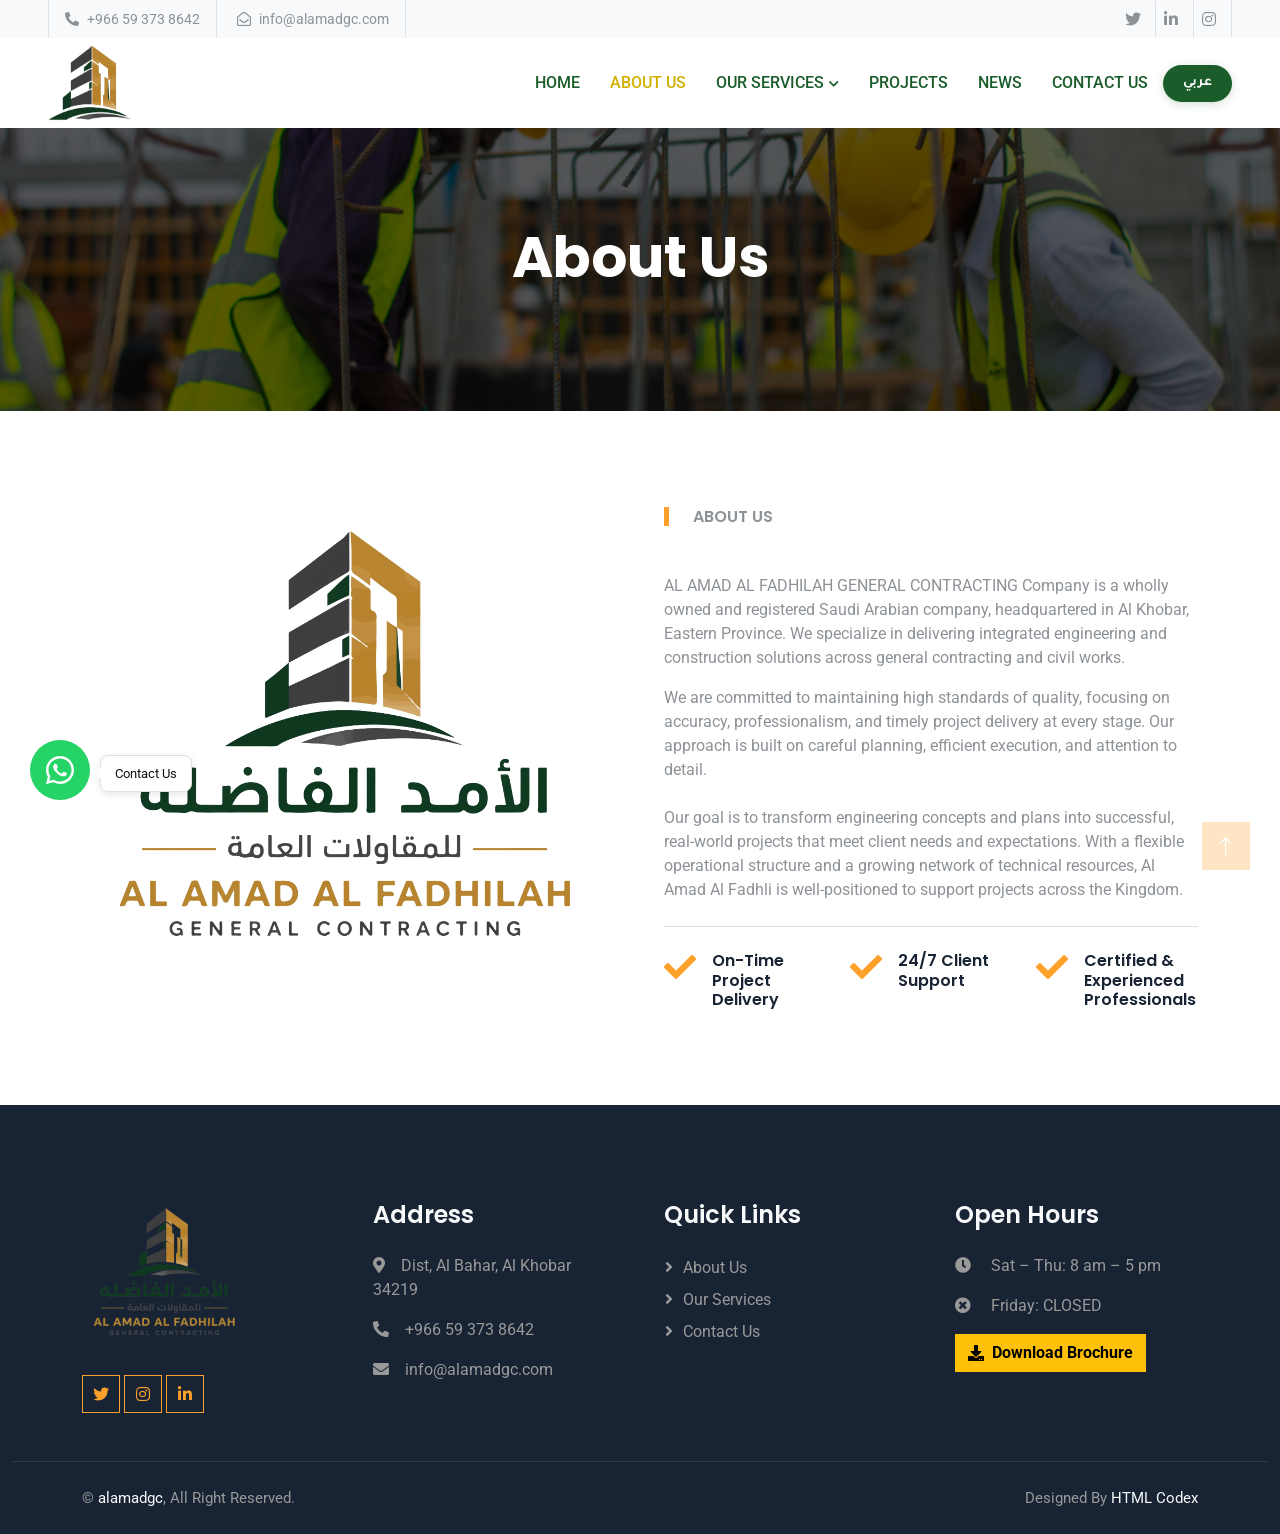
<file: about.html>
<!DOCTYPE html>
<!-- Google tag (gtag.js) -->
<script async src="https://www.googletagmanager.com/gtag/js?id=G-KEEFFVY0Z2"></script>
<script>
  window.dataLayer = window.dataLayer || [];
  function gtag(){dataLayer.push(arguments);}
  gtag('js', new Date());

  gtag('config', 'G-KEEFFVY0Z2');
</script>
<html lang="en" dir="ltr" id="htmlRoot">
<head>
    <link rel="icon" type="image/x-icon" href="favicon.ico">

    <meta charset="utf-8">
    <title>About Us | AL AMAD AL FADHILAH GENERAL CONTRACTING - من نحن</title>
    <meta name="viewport" content="width=device-width, initial-scale=1.0">
    <meta name="description" content="AL AMAD AL FADHILAH GENERAL CONTRACTING is a Saudi-owned general contracting company based in Al Khobar, specializing in integrated engineering and construction solutions.">
<meta name="description" lang="ar" content="شركة الأمد الفاضلة للمقاولات العامة شركة سعودية مقرها الخبر، متخصصة في أعمال المقاولات العامة والحلول الهندسية والإنشائية وفق أعلى معايير الجودة والاحترافية.">    <meta property="og:title" content="About Us | AL AMAD AL FADHILAH GENERAL CONTRACTING">
    <meta property="og:description" content="Saudi-owned general contracting company delivering integrated engineering solutions across the Kingdom.">
    <meta property="og:type" content="website">
    <link rel="canonical" href="https://www.alamadgc.com/about.html">
    <link href="img/favicon.ico" rel="icon">
    <link rel="preconnect" href="https://fonts.googleapis.com">
    <link rel="preconnect" href="https://fonts.gstatic.com" crossorigin>
    <link href="https://fonts.googleapis.com/css2?family=Roboto:wght@400;500&family=Poppins:wght@600;700&family=Tajawal:wght@400;500;700&display=swap" rel="stylesheet">
    <link href="https://cdnjs.cloudflare.com/ajax/libs/font-awesome/5.10.0/css/all.min.css" rel="stylesheet">
    <link href="https://cdn.jsdelivr.net/npm/bootstrap-icons@1.4.1/font/bootstrap-icons.css" rel="stylesheet">
    <link href="lib/animate/animate.min.css" rel="stylesheet">
    <link href="lib/owlcarousel/assets/owl.carousel.min.css" rel="stylesheet">
    <link href="css/bootstrap.min.css" rel="stylesheet">
    <link href="css/style.css" rel="stylesheet">
</head>
<body>
    <link rel="icon" type="image/x-icon" href="favicon.ico">

    <div id="spinner" class="show bg-white position-fixed translate-middle w-100 vh-100 top-50 start-50 d-flex align-items-center justify-content-center">
        <div class="spinner-grow text-primary" role="status"></div>
    </div>

    <div class="container-fluid bg-light p-0">
        <div class="row gx-0 d-none d-lg-flex">
            <div class="col-lg-7 px-5 text-start">
                <div class="h-100 d-inline-flex align-items-center border-start border-end px-3">
                    <small class="fa fa-phone-alt me-2"></small>
                    <small class="topbar-phone">+966 59 373 8642</small>
                </div>
                <div class="h-100 d-inline-flex align-items-center border-end px-3">
                    <small class="far fa-envelope-open me-2"></small>
                    <small>info@alamadgc.com</small>
                </div>
            </div>
            <div class="col-lg-5 px-5 text-end">
                <div class="h-100 d-inline-flex align-items-center">
                    <a class="btn btn-square border-end" href="https://x.com/alamadgc"><i class="fab fa-twitter"></i></a>
                    <a class="btn btn-square border-end" href="https://www.linkedin.com/company/al-alamadgc"><i class="fab fa-linkedin-in"></i></a>
                    <a class="btn btn-square border-end" href="https://www.instagram.com/alamadgc/?hl=en"><i class="fab fa-instagram"></i></a>
                </div>
            </div>
        </div>
    </div>

    <nav class="navbar navbar-expand-lg bg-white navbar-light sticky-top px-4 px-lg-5 py-lg-0">
        <a href="index.html" class="navbar-brand d-flex align-items-center">
            <img src="img/logo.webp" alt="Logo" style="height: 80px; margin-right: 20px;">
        </a>
        <button class="navbar-toggler" type="button" data-bs-toggle="offcanvas" data-bs-target="#mobileMenu" aria-controls="mobileMenu">
            <span class="navbar-toggler-icon"></span>
        </button>
        <div class="collapse navbar-collapse d-none d-lg-flex" id="navbarCollapse">
            <div class="navbar-nav ms-auto py-3 py-lg-0 align-items-center">
                <a href="index.html" class="nav-item nav-link" data-en="Home" data-ar="الرئيسية">Home</a>
                <a href="about.html" class="nav-item nav-link active" data-en="About Us" data-ar="من نحن">About Us</a>
                <div class="nav-item nav-services-dropdown">
                    <span class="nav-link nav-services-btn" id="servicesNavBtn">
                        <span data-en="Our Services" data-ar="خدماتنا">Our Services</span>
                        <i class="fas fa-chevron-down arrow-icon"></i>
                    </span>
                    <div class="dropdown-menu-services" id="servicesDropdown">
                        <a href="service.html"><span class="srv-icon"><i class="fas fa-th-large"></i></span><span data-en="All Services" data-ar="جميع الخدمات">All Services</span></a>
                        <a href="service-earthworks.html"><span class="srv-icon"><i class="fas fa-hard-hat"></i></span><span data-en="Earthworks &amp; Site Preparation" data-ar="أعمال الحفر وتهيئة المواقع">Earthworks &amp; Site Preparation</span></a>
                        <a href="service-structural.html"><span class="srv-icon"><i class="fas fa-building"></i></span><span data-en="Structural &amp; Concrete Works" data-ar="الأعمال الإنشائية والخرسانية">Structural &amp; Concrete Works</span></a>
                        <a href="service-roads.html"><span class="srv-icon"><i class="fas fa-road"></i></span><span data-en="Road Works &amp; Pavements" data-ar="أعمال الطرق والرصف">Road Works &amp; Pavements</span></a>
                        <a href="service-drainage.html"><span class="srv-icon"><i class="fas fa-water"></i></span><span data-en="Drainage &amp; Utilities Works" data-ar="أعمال الصرف والمرافق">Drainage &amp; Utilities Works</span></a>
                        <a href="service-electrical.html"><span class="srv-icon"><i class="fas fa-bolt"></i></span><span data-en="Electrical &amp; Low Current Systems" data-ar="الأنظمة الكهربائية والتيار الخفيف">Electrical &amp; Low Current Systems</span></a>
                        <a href="service-mechanical.html"><span class="srv-icon"><i class="fas fa-wind"></i></span><span data-en="Mechanical Systems" data-ar="الأنظمة الميكانيكية">Mechanical Systems</span></a>
                        <a href="service-landscape.html"><span class="srv-icon"><i class="fas fa-tree"></i></span><span data-en="Landscape &amp; Urban Elements" data-ar="المناظر الطبيعية والعناصر الحضرية">Landscape &amp; Urban Elements</span></a>
                        <a href="service-safety.html"><span class="srv-icon"><i class="fas fa-shield-alt"></i></span><span data-en="Safety &amp; Infrastructure Elements" data-ar="عناصر السلامة والبنية التحتية">Safety &amp; Infrastructure Elements</span></a>
                        <a href="service-finishing.html"><span class="srv-icon"><i class="fas fa-paint-roller"></i></span><span data-en="Finishing, Modular &amp; Renewable Works" data-ar="أعمال التشطيبات والوحدات الجاهزة والطاقة المتجددة">Finishing, Modular &amp; Renewable Works</span></a>
                    </div>
                </div>
                                <a href="projects.html" class="nav-item nav-link" data-en="Projects" data-ar="المشاريع">Projects</a>
                <a href="news.html" class="nav-item nav-link" data-en="News" data-ar="الأخبار">News</a>
                <a href="contact.html" class="nav-item nav-link" data-en="Contact Us" data-ar="تواصل معنا">Contact Us</a>
                <button onclick="toggleLang()" id="langBtn" class="lang-nav-link">
                    <span id="langBtnText">عربي</span>
                </button>
            </div>
        </div>
    </nav>
    <!-- Bootstrap Offcanvas Mobile Menu -->
    <div class="offcanvas offcanvas-end d-lg-none" tabindex="-1" id="mobileMenu" aria-labelledby="mobileMenuLabel">
        <div class="offcanvas-header border-bottom">
            <img src="img/logo.webp" alt="Logo" style="height:55px;">
            <button type="button" class="btn-close" data-bs-dismiss="offcanvas" aria-label="Close"></button>
        </div>
        <div class="offcanvas-body">
            <nav class="mobile-nav">
                <a href="index.html" class="mobile-nav-link " data-en="Home" data-ar="الرئيسية">Home</a>
                <a href="about.html" class="mobile-nav-link active" data-en="About Us" data-ar="من نحن">About Us</a>

                <!-- Services accordion -->
                <div class="mobile-services-wrap">
                    <button class="mobile-nav-link mobile-services-toggle w-100 text-start border-0 bg-transparent " type="button" data-bs-toggle="collapse" data-bs-target="#mobileServicesMenu">
                        <span data-en="Our Services" data-ar="خدماتنا">Our Services</span>
                        <i class="fas fa-chevron-down ms-auto"></i>
                    </button>
                    <div class="collapse" id="mobileServicesMenu">
                        <div class="mobile-services-list">
                            <a href="service.html"><i class="fas fa-th-large me-2"></i><span data-en="All Services" data-ar="جميع الخدمات">All Services</span></a>
                            <a href="service-earthworks.html"><i class="fas fa-hard-hat me-2"></i><span data-en="Earthworks & Site Preparation" data-ar="أعمال الحفر وتهيئة المواقع">Earthworks & Site Preparation</span></a>
                            <a href="service-structural.html"><i class="fas fa-building me-2"></i><span data-en="Structural & Concrete Works" data-ar="الأعمال الإنشائية والخرسانية">Structural & Concrete Works</span></a>
                            <a href="service-roads.html"><i class="fas fa-road me-2"></i><span data-en="Road Works & Pavements" data-ar="أعمال الأرصفة والطرق">Road Works & Pavements</span></a>
                            <a href="service-drainage.html"><i class="fas fa-water me-2"></i><span data-en="Drainage & Utilities Works" data-ar="أعمال الصرف والمرافق">Drainage & Utilities Works</span></a>
                            <a href="service-electrical.html"><i class="fas fa-bolt me-2"></i><span data-en="Electrical & Low Current Systems" data-ar="الأنظمة الكهربائية والتيار الخفيف">Electrical & Low Current Systems</span></a>
                            <a href="service-mechanical.html"><i class="fas fa-wind me-2"></i><span data-en="Mechanical Systems" data-ar="الأنظمة الميكانيكية">Mechanical Systems</span></a>
                            <a href="service-landscape.html"><i class="fas fa-tree me-2"></i><span data-en="Landscape & Urban Elements" data-ar="المناظر الطبيعية والعناصر الحضرية">Landscape & Urban Elements</span></a>
                            <a href="service-safety.html"><i class="fas fa-shield-alt me-2"></i><span data-en="Safety & Infrastructure Elements" data-ar="عناصر السلامة والبنية التحتية">Safety & Infrastructure Elements</span></a>
                            <a href="service-finishing.html"><i class="fas fa-paint-roller me-2"></i><span data-en="Finishing, Modular & Renewable Works" data-ar="أعمال التشطيبات والوحدات الجاهزة والطاقة المتجددة">Finishing, Modular & Renewable Works</span></a>
                        </div>
                    </div>
                </div>

                                <a href="projects.html" class="mobile-nav-link" data-en="Projects" data-ar="المشاريع">Projects</a>
                <a href="news.html" class="mobile-nav-link" data-en="News" data-ar="الأخبار">News</a>
                <a href="contact.html" class="mobile-nav-link " data-en="Contact Us" data-ar="تواصل معنا">Contact Us</a>

                <div class="mt-3">
                    <button onclick="toggleLang()" id="langBtnMobile" class="lang-nav-link w-100 justify-content-center">
                        <span id="langBtnTextMobile">عربي</span>
                    </button>
                </div>
            </nav>
        </div>
    </div>
    

    <div class="container-fluid page-header py-5 mb-5 wow fadeIn" data-wow-delay="0.1s">
        <div class="container text-center py-5">
            <h1 class="display-4 text-white animated slideInDown mb-4" data-en="About Us" data-ar="من نحن">About Us</h1>
        </div>
    </div>
    <div class="container-xxl py-5">
        <div class="container">
            <div class="row g-5">
                <div class="col-lg-6 wow fadeInUp" data-wow-delay="0.1s">
                    <div class="position-relative overflow-hidden ps-6 pt-6 h-100" style="min-height: 250px;">
                        <img class="position-absolute w-100 h-0" src="img/about.webp" alt="" style="object-fit: cover;">
                    </div>
                </div>
                <div class="col-lg-6 wow fadeInUp" data-wow-delay="0.5s">
                    <div class="h-100">
                        <div class="border-start border-5 border-primary ps-4 mb-5">
                            <h6 class="text-body text-uppercase mb-2" data-en="About Us" data-ar="من نحن">About Us</h6>
                        </div>
                        <p data-en="AL AMAD AL FADHILAH GENERAL CONTRACTING Company is a wholly owned and registered Saudi Arabian company, headquartered in Al Khobar, Eastern Province. We specialize in delivering integrated engineering and construction solutions across general contracting and civil works." data-ar="شركة الامد الفاضله للمقاولات العامة شركة سعودية مملوكة بالكامل ومسجلة، ومقرها الرئيسي في الخبر بالمنطقة الشرقية. نتخصص في تقديم حلول هندسية وإنشائية متكاملة في مجال المقاولات العامة والأعمال المدنية">Al Amad Al Fadhli Leading General Contracting Company is a wholly owned and registered Saudi Arabian company, headquartered in Al Khobar, Eastern Province. We specialize in delivering integrated engineering and construction solutions across general contracting and civil works.</p>
                        <p class="mb-4" data-en="We are committed to maintaining high standards of quality, focusing on accuracy, professionalism, and timely project delivery at every stage. Our approach is built on careful planning, efficient execution, and attention to detail." data-ar="نحن ملتزمون بالحفاظ على أعلى معايير الجودة، مع التركيز على الدقة والاحترافية والتسليم في الوقت المحدد في كل مرحلة. نهجنا مبني على التخطيط الدقيق والتنفيذ الفعّال والاهتمام بالتفاصيل">We are committed to maintaining high standards of quality, focusing on accuracy, professionalism, and timely project delivery at every stage. Our approach is built on careful planning, efficient execution, and attention to detail.</p>
                        <p class="mb-4" data-en="Our goal is to transform engineering concepts and plans into successful, real-world projects that meet client needs and expectations. With a flexible operational structure and a growing network of technical resources, Al Amad Al Fadhli is well-positioned to support projects across the Kingdom." data-ar="نسعى إلى تحويل التصاميم والمفاهيم الهندسية إلى مشاريع واقعية ناجحة تلبي احتياجات العملاء وتواكب تطلعاتهم. وبفضل هيكلنا التشغيلي المرن وفريقنا الفني المتنامي، تمتلك شركة الامد الفاضله القدرة على دعم وتنفيذ المشاريع في مختلف مناطق المملكة بكفاءة وموثوقية">Our goal is to transform engineering concepts and plans into successful, real-world projects that meet client needs and expectations. With a flexible operational structure and a growing network of technical resources, Al Amad Al Fadhli is well-positioned to support projects across the Kingdom.</p>
                        <div class="border-top mt-4 pt-4">
                            <div class="row g-4">
                                <div class="col-sm-4 d-flex wow fadeIn" data-wow-delay="0.1s">
                                    <i class="fa fa-check fa-2x text-primary flex-shrink-0 me-3"></i>
                                    <h6 class="mb-0" data-en="On-Time Project Delivery" data-ar="تسليم المشاريع في الوقت المحدد">On-Time Project Delivery</h6>
                                </div>
                                <div class="col-sm-4 d-flex wow fadeIn" data-wow-delay="0.3s">
                                    <i class="fa fa-check fa-2x text-primary flex-shrink-0 me-3"></i>
                                    <h6 class="mb-0" data-en="24/7 Client Support" data-ar="دعم العملاء على مدار الساعة">24/7 Client Support</h6>
                                </div>
                                <div class="col-sm-4 d-flex wow fadeIn" data-wow-delay="0.5s">
                                    <i class="fa fa-check fa-2x text-primary flex-shrink-0 me-3"></i>
                                    <h6 class="mb-0" data-en="Certified & Experienced Professionals" data-ar="متخصصون معتمدون وذوو خبرة">Certified & Experienced Professionals</h6>
                                </div>
                            </div>
                        </div>
                    </div>
                </div>
            </div>
        </div>
    </div>

    <div class="container-fluid bg-dark footer mt-5 pt-5 wow fadeIn" data-wow-delay="0.1s">
        <div class="container py-5">
            <div class="row g-5">
                <div class="col-lg-3 col-md-6">
                    <img src="img/about.webp" alt="AL AMAD AL FADHILAH Logo" style="height:150px;margin-right:20px;">
                    <p></p>
                    <div class="d-flex pt-2">
                        <a class="btn btn-square btn-outline-primary me-1" href="https://x.com/alamadgc"><i class="fab fa-twitter"></i></a>
                        <a class="btn btn-square btn-outline-primary me-1" href="https://www.instagram.com/alamadgc/?hl=en"><i class="fab fa-instagram"></i></a>
                        <a class="btn btn-square btn-outline-primary me-0" href="https://www.linkedin.com/company/alamadgc"><i class="fab fa-linkedin-in"></i></a>
                    </div>
                </div>
                <div class="col-lg-3 col-md-6">
                    <h4 class="text-light mb-4" data-en="Address" data-ar="العنوان">Address</h4>
                    <p><i class="fa fa-map-marker-alt me-3"></i><span data-en="Dist, Al Bahar, Al Khobar 34219" data-ar="حي البحر، الخبر 34219">Dist, Al Bahar,34219, Al Akhdar, Saudi Arabia</span></p>
                    <p><i class="fa fa-phone-alt me-3"></i><span style="direction:ltr; unicode-bidi:embed; display:inline-block;">+966 59 373 8642</span></p>
                    <p><i class="fa fa-envelope me-3"></i>info@alamadgc.com</p>
                </div>
                <div class="col-lg-3 col-md-6">
                    <h4 class="text-light mb-4" data-en="Quick Links" data-ar="روابط سريعة">Quick Links</h4>
                    <a class="btn btn-link" href="about.html" data-en="About Us" data-ar="من نحن">About Us</a>
                    <a class="btn btn-link" href="service.html" data-en="Our Services" data-ar="خدماتنا">Our Services</a>
                    <a class="btn btn-link" href="contact.html" data-en="Contact Us" data-ar="تواصل معنا">Contact Us</a>
                </div>
                <div class="col-lg-3 col-md-6">
                    <h4 class="text-light mb-4" data-en="Open Hours" data-ar="ساعات العمل">Open Hours</h4>
                    <p><i class="fa fa-clock me-3"></i>
                        <span data-en="Sat – Thu: 8 am – 5 pm" data-ar="السبت – الخميس: 8 ص – 5 م">Sat – Thu: 8 am – 5 pm</span>
                    </p>
                    <p><i class="fa fa-times-circle me-3"></i>
                        <span data-en="Friday: CLOSED" data-ar="الجمعة: مغلق">Friday: CLOSED</span>
                    </p>
                    <a href="Company-Profile.pdf" download class="btn btn-warning fw-bold mt-2 d-flex align-items-center gap-2" style="width:fit-content;">
                        <i class="fa fa-download"></i>
                        <span data-en="Download Brochure" data-ar="تحميل البروفايل">Download Brochure</span>
                    </a>
                </div>
            </div>
        </div>
        <div class="container-fluid copyright">
            <div class="container">
                <div class="row">
                    <div class="col-md-6 text-center text-md-start mb-3 mb-md-0">
                        &copy; <a href="#">alamadgc</a>, <span data-en="All Right Reserved." data-ar="جميع الحقوق محفوظة.">All Right Reserved.</span>
                    </div>
                    <div class="col-md-6 text-center text-md-end">
                        <span data-en="Designed By" data-ar="تصميم">Designed By</span> <a href="https://htmlcodex.com">HTML Codex</a>
                    </div>
                </div>
            </div>
        </div>
        
    </div>
    <a href="#" class="btn btn-lg btn-primary btn-lg-square back-to-top"><i class="bi bi-arrow-up"></i></a>
    <div class="wa-tooltip" id="waTooltip" data-en="Contact Us" data-ar="تواصل معنا">تواصل معنا</div>
    <a class="wa-btn" href="https://wa.me/966546082911" target="_blank" title="WhatsApp">
        <svg viewBox="0 0 32 32" xmlns="http://www.w3.org/2000/svg">
            <path d="M16 2C8.27 2 2 8.27 2 16c0 2.44.65 4.73 1.78 6.72L2 30l7.5-1.74A13.93 13.93 0 0 0 16 30c7.73 0 14-6.27 14-14S23.73 2 16 2zm0 25.5a11.44 11.44 0 0 1-5.85-1.6l-.42-.25-4.45 1.03 1.06-4.34-.28-.44A11.47 11.47 0 0 1 4.5 16C4.5 9.6 9.6 4.5 16 4.5S27.5 9.6 27.5 16 22.4 27.5 16 27.5zm6.3-8.6c-.34-.17-2.02-1-2.34-1.11-.31-.11-.54-.17-.77.17-.22.34-.87 1.11-1.07 1.34-.2.22-.39.25-.73.08-.34-.17-1.44-.53-2.74-1.69-1.01-.9-1.69-2.02-1.89-2.36-.2-.34-.02-.52.15-.69.15-.15.34-.4.51-.59.17-.2.22-.34.34-.57.11-.22.06-.42-.03-.59-.08-.17-.77-1.85-1.05-2.53-.28-.67-.56-.58-.77-.59h-.66c-.22 0-.59.08-.9.42-.31.34-1.17 1.14-1.17 2.78s1.2 3.22 1.37 3.44c.17.22 2.36 3.6 5.72 5.05.8.34 1.42.55 1.9.7.8.25 1.53.22 2.1.13.64-.09 2.02-.82 2.31-1.62.28-.8.28-1.48.2-1.62-.09-.14-.31-.22-.65-.39z"/>
        </svg>
    </a>

    <script src="https://code.jquery.com/jquery-3.4.1.min.js"></script>
    <script src="https://cdn.jsdelivr.net/npm/bootstrap@5.0.0/dist/js/bootstrap.bundle.min.js"></script>
    <script src="lib/wow/wow.min.js"></script>
    <script src="lib/easing/easing.min.js"></script>
    <script src="lib/waypoints/waypoints.min.js"></script>
    <script src="lib/owlcarousel/owl.carousel.min.js"></script>
    <script src="js/main.js"></script>
    <script>
        let currentLang = localStorage.getItem('siteLang') || 'en';

        document.addEventListener('DOMContentLoaded', function () {
            applyLang(currentLang);
        });

        function applyLang(lang) {
            const html = document.getElementById('htmlRoot');
            html.setAttribute('lang', lang === 'ar' ? 'ar' : 'en');
            html.setAttribute('dir', lang === 'ar' ? 'rtl' : 'ltr');

            document.querySelectorAll('[data-ar]').forEach(el => {
                el.textContent = lang === 'ar'
                    ? el.getAttribute('data-ar')
                    : el.getAttribute('data-en');
            });

            document.querySelectorAll('.topbar-phone, [dir="ltr"]').forEach(el => {
                if (el.id !== 'htmlRoot') el.setAttribute('dir', 'ltr');
            });

            // Update both desktop and mobile lang buttons
            ['langBtnText', 'langBtnTextMobile'].forEach(function(id) {
                var el = document.getElementById(id);
                if (el) el.textContent = lang === 'ar' ? 'English' : 'عربي';
            });

            document.body.style.fontFamily = lang === 'ar' ? "'Tajawal', sans-serif" : '';

            // RTL fix for offcanvas mobile menu
            var offcanvas = document.getElementById('mobileMenu');
            if (offcanvas) {
                offcanvas.setAttribute('dir', lang === 'ar' ? 'rtl' : 'ltr');
            }
        }

        function toggleLang() {
            currentLang = currentLang === 'en' ? 'ar' : 'en';
            localStorage.setItem('siteLang', currentLang);
            applyLang(currentLang);
        }
    </script>
</body>
</html>
</file>
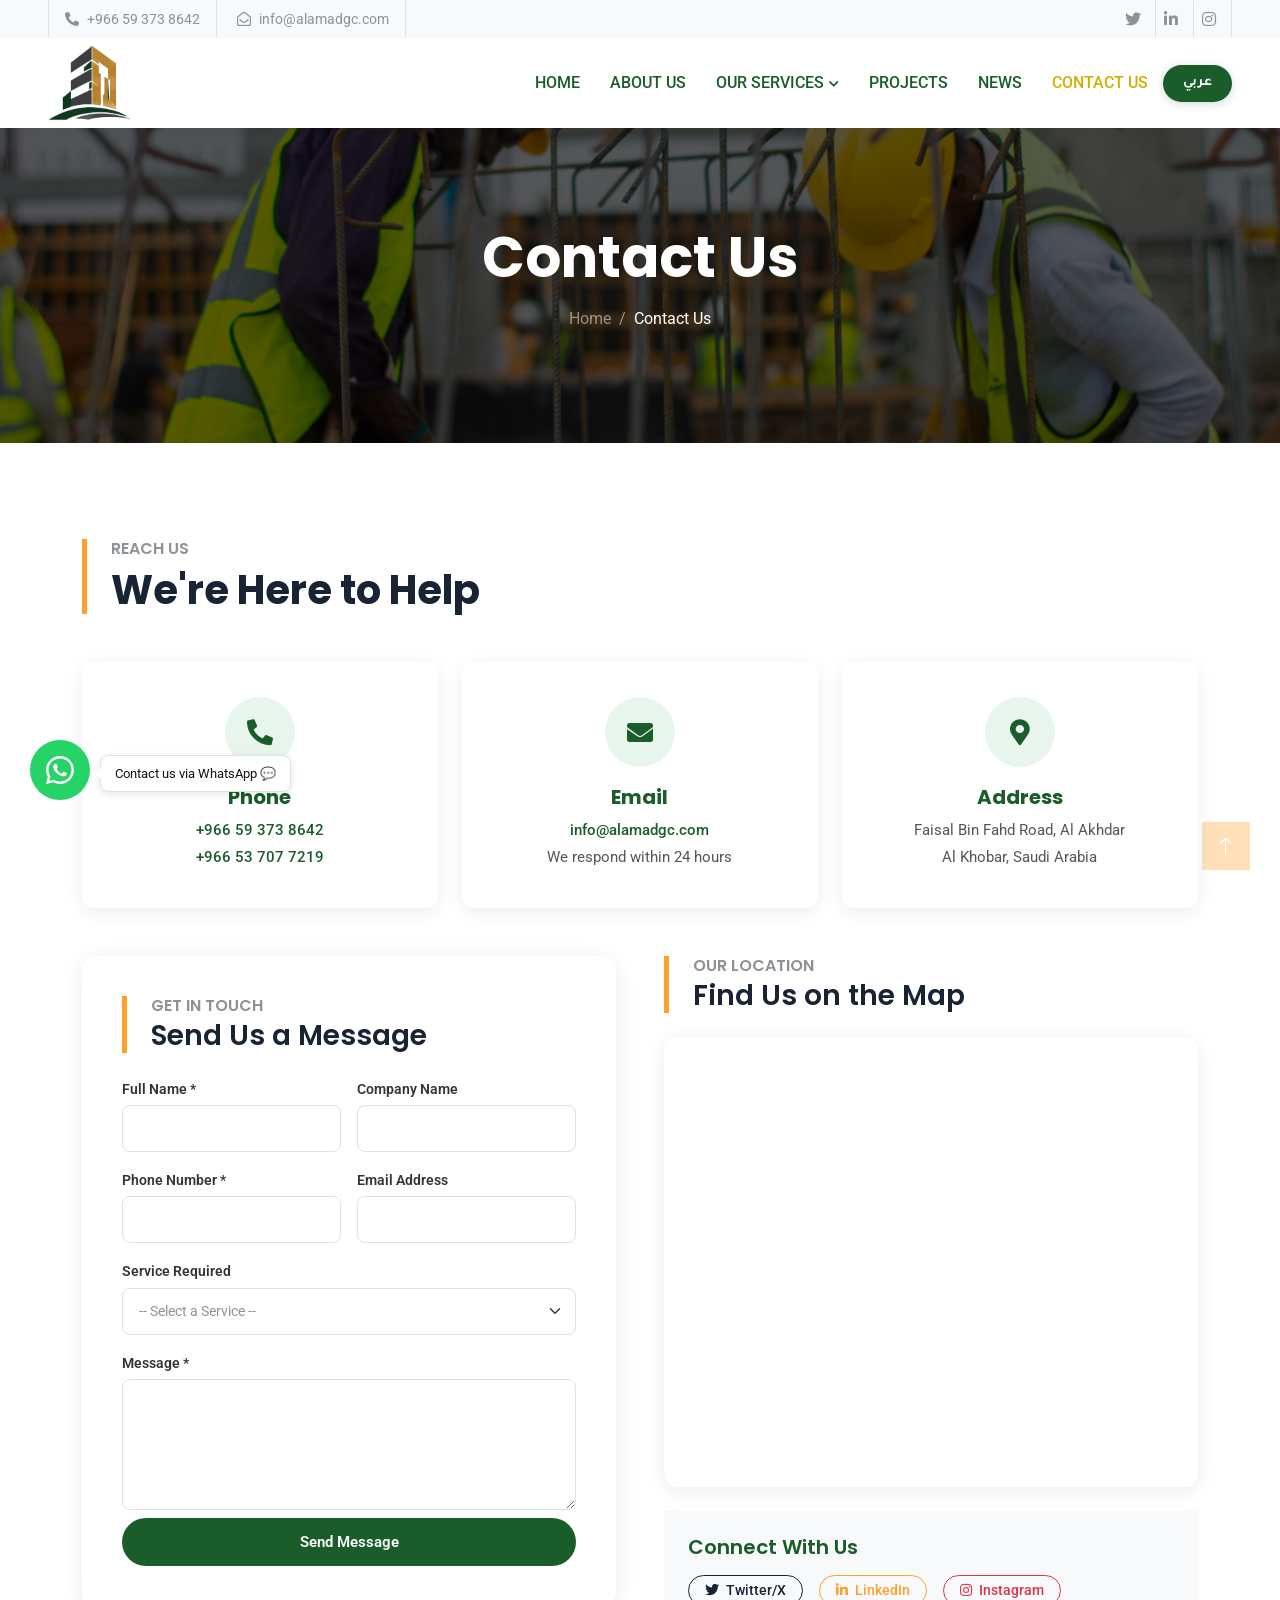
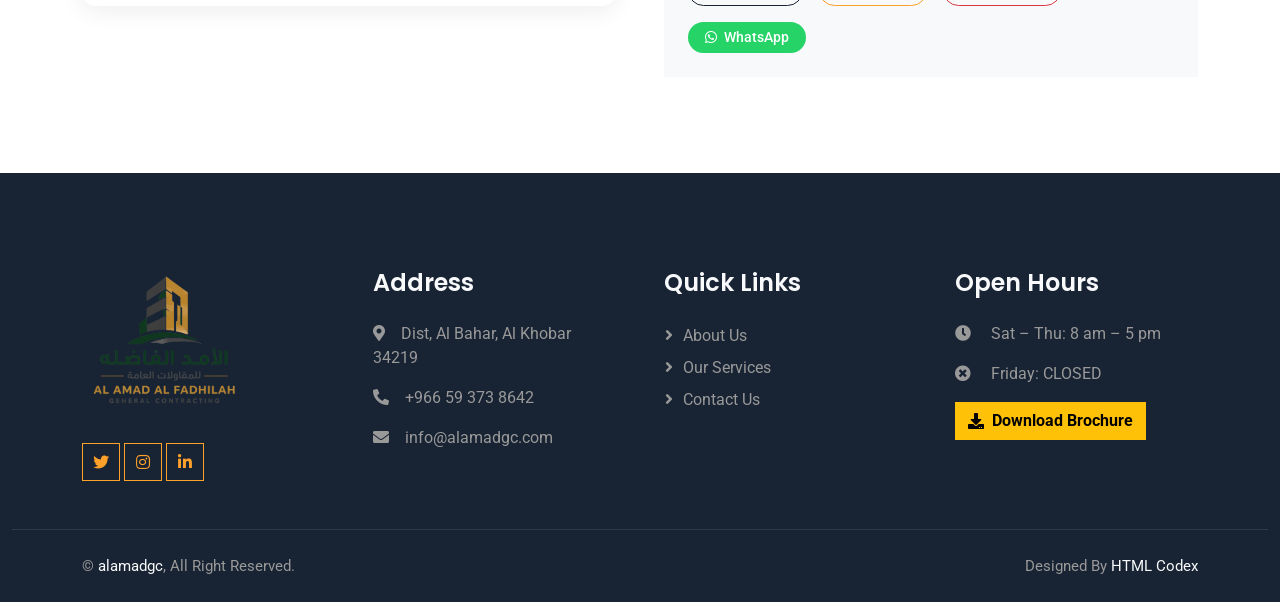
<file: contact.html>
<!DOCTYPE html>
<!-- Google tag (gtag.js) -->
<script async src="https://www.googletagmanager.com/gtag/js?id=G-KEEFFVY0Z2"></script>
<script>
  window.dataLayer = window.dataLayer || [];
  function gtag(){dataLayer.push(arguments);}
  gtag('js', new Date());

  gtag('config', 'G-KEEFFVY0Z2');
</script>
<html lang="en" dir="ltr" id="htmlRoot">
    
<head>
    <link rel="icon" type="image/x-icon" href="favicon.ico">

    <meta charset="utf-8">
    <title>Contact Us | AL AMAD AL FADHILAH GENERAL CONTRACTING - تواصل معنا</title>
    <meta name="viewport" content="width=device-width, initial-scale=1.0">
    <meta name="description" content="Contact AL AMAD AL FADHILAH GENERAL CONTRACTING for inquiries, project discussions or quotations. Based in Al Khobar, Saudi Arabia.">
    <meta name="keywords" content="contact AL AMAD AL FADHILAH GENERAL CONTRACTING, general contracting Saudi Arabia, Al Khobar contractor">
    <meta property="og:title" content="Contact Us | AL AMAD AL FADHILAH GENERAL CONTRACTING">
    <meta property="og:description" content="Get in touch with AL AMAD AL FADHILAH GENERAL CONTRACTING for all your construction and engineering needs.">
    <meta property="og:type" content="website">
    <link rel="canonical" href="https://www.alamadgc.com/contact.html">
    <link href="img/favicon.ico" rel="icon">
    <link rel="preconnect" href="https://fonts.googleapis.com">
    <link rel="preconnect" href="https://fonts.gstatic.com" crossorigin>
    <link href="https://fonts.googleapis.com/css2?family=Roboto:wght@400;500&family=Poppins:wght@600;700&family=Tajawal:wght@400;500;700&display=swap" rel="stylesheet">
    <link href="https://cdnjs.cloudflare.com/ajax/libs/font-awesome/5.10.0/css/all.min.css" rel="stylesheet">
    <link href="https://cdn.jsdelivr.net/npm/bootstrap-icons@1.4.1/font/bootstrap-icons.css" rel="stylesheet">
    <link href="lib/animate/animate.min.css" rel="stylesheet">
    <link href="lib/owlcarousel/assets/owl.carousel.min.css" rel="stylesheet">
    <link href="css/bootstrap.min.css" rel="stylesheet">
    <link href="css/style.css" rel="stylesheet">
</head>
<body>
    <!-- Spinner -->
    <div id="spinner" class="show bg-white position-fixed translate-middle w-100 vh-100 top-50 start-50 d-flex align-items-center justify-content-center">
        <div class="spinner-grow text-primary" role="status"></div>
    </div>

    <!-- Topbar -->
    <div class="container-fluid bg-light p-0">
        <div class="row gx-0 d-none d-lg-flex">
            <div class="col-lg-7 px-5 text-start">
                <div class="h-100 d-inline-flex align-items-center border-start border-end px-3">
                    <small class="fa fa-phone-alt me-2"></small>
                    <small class="topbar-phone">+966 59 373 8642</small>
                </div>
                <div class="h-100 d-inline-flex align-items-center border-end px-3">
                    <small class="far fa-envelope-open me-2"></small>
                    <small>info@alamadgc.com</small>
                </div>
            </div>
            <div class="col-lg-5 px-5 text-end">
                <div class="h-100 d-inline-flex align-items-center">
                    <a class="btn btn-square border-end" href="https://x.com/alamadgc"><i class="fab fa-twitter"></i></a>
                    <a class="btn btn-square border-end" href="https://www.linkedin.com/company/alamadgc"><i class="fab fa-linkedin-in"></i></a>
                    <a class="btn btn-square border-end" href="https://www.instagram.com/alamadgc/?hl=en"><i class="fab fa-instagram"></i></a>
                </div>
            </div>
        </div>
    </div>

    <!-- Navbar -->
    <nav class="navbar navbar-expand-lg bg-white navbar-light sticky-top px-4 px-lg-5 py-lg-0">
        <a href="index.html" class="navbar-brand d-flex align-items-center">
            <img src="img/logo.webp" alt="Logo" style="height: 80px; margin-right: 20px;">
        </a>
        <button class="navbar-toggler" type="button" data-bs-toggle="offcanvas" data-bs-target="#mobileMenu" aria-controls="mobileMenu">
            <span class="navbar-toggler-icon"></span>
        </button>
        <div class="collapse navbar-collapse d-none d-lg-flex" id="navbarCollapse">
            <div class="navbar-nav ms-auto py-3 py-lg-0 align-items-center">
                <a href="index.html" class="nav-item nav-link" data-en="Home" data-ar="الرئيسية">Home</a>
                <a href="about.html" class="nav-item nav-link" data-en="About Us" data-ar="من نحن">About Us</a>
                <div class="nav-item nav-services-dropdown">
                    <span class="nav-link nav-services-btn" id="servicesNavBtn">
                        <span data-en="Our Services" data-ar="خدماتنا">Our Services</span>
                        <i class="fas fa-chevron-down arrow-icon"></i>
                    </span>
                    <div class="dropdown-menu-services" id="servicesDropdown">
                        <a href="service.html"><span class="srv-icon"><i class="fas fa-th-large"></i></span><span data-en="All Services" data-ar="جميع الخدمات">All Services</span></a>
                        <a href="service-earthworks.html"><span class="srv-icon"><i class="fas fa-hard-hat"></i></span><span data-en="Earthworks & Site Preparation" data-ar="أعمال الحفر وتهيئة المواقع">Earthworks & Site Preparation</span></a>
                        <a href="service-structural.html"><span class="srv-icon"><i class="fas fa-building"></i></span><span data-en="Structural & Concrete Works" data-ar="الأعمال الإنشائية والخرسانية">Structural & Concrete Works</span></a>
                        <a href="service-roads.html"><span class="srv-icon"><i class="fas fa-road"></i></span><span data-en="Road Works & Pavements" data-ar="أعمال الطرق والرصف">Road Works & Pavements</span></a>
                        <a href="service-drainage.html"><span class="srv-icon"><i class="fas fa-water"></i></span><span data-en="Drainage & Utilities Works" data-ar="أعمال الصرف والمرافق">Drainage & Utilities Works</span></a>
                        <a href="service-electrical.html"><span class="srv-icon"><i class="fas fa-bolt"></i></span><span data-en="Electrical & Low Current Systems" data-ar="الأنظمة الكهربائية والتيار الخفيف">Electrical & Low Current Systems</span></a>
                        <a href="service-mechanical.html"><span class="srv-icon"><i class="fas fa-wind"></i></span><span data-en="Mechanical Systems" data-ar="الأنظمة الميكانيكية">Mechanical Systems</span></a>
                        <a href="service-landscape.html"><span class="srv-icon"><i class="fas fa-tree"></i></span><span data-en="Landscape & Urban Elements" data-ar="المناظر الطبيعية والعناصر الحضرية">Landscape & Urban Elements</span></a>
                        <a href="service-safety.html"><span class="srv-icon"><i class="fas fa-shield-alt"></i></span><span data-en="Safety & Infrastructure Elements" data-ar="عناصر السلامة والبنية التحتية">Safety & Infrastructure Elements</span></a>
                        <a href="service-finishing.html"><span class="srv-icon"><i class="fas fa-paint-roller"></i></span><span data-en="Finishing, Modular & Renewable Works" data-ar="أعمال التشطيبات والوحدات الجاهزة والطاقة المتجددة">Finishing, Modular & Renewable Works</span></a>
                    </div>
                </div>
                                <a href="projects.html" class="nav-item nav-link" data-en="Projects" data-ar="المشاريع">Projects</a>
                <a href="news.html" class="nav-item nav-link" data-en="News" data-ar="الأخبار">News</a>
                <a href="contact.html" class="nav-item nav-link active" data-en="Contact Us" data-ar="تواصل معنا">Contact Us</a>
                <button onclick="toggleLang()" id="langBtn" class="lang-nav-link">
                    <span id="langBtnText">عربي</span>
                </button>
            </div>
        </div>
    </nav>
    <!-- Bootstrap Offcanvas Mobile Menu -->
    <div class="offcanvas offcanvas-end d-lg-none" tabindex="-1" id="mobileMenu" aria-labelledby="mobileMenuLabel">
        <div class="offcanvas-header border-bottom">
            <img src="img/logo.webp" alt="Logo" style="height:55px;">
            <button type="button" class="btn-close" data-bs-dismiss="offcanvas" aria-label="Close"></button>
        </div>
        <div class="offcanvas-body">
            <nav class="mobile-nav">
                <a href="index.html" class="mobile-nav-link " data-en="Home" data-ar="الرئيسية">Home</a>
                <a href="about.html" class="mobile-nav-link " data-en="About Us" data-ar="من نحن">About Us</a>

                <!-- Services accordion -->
                <div class="mobile-services-wrap">
                    <button class="mobile-nav-link mobile-services-toggle w-100 text-start border-0 bg-transparent " type="button" data-bs-toggle="collapse" data-bs-target="#mobileServicesMenu">
                        <span data-en="Our Services" data-ar="خدماتنا">Our Services</span>
                        <i class="fas fa-chevron-down ms-auto"></i>
                    </button>
                    <div class="collapse" id="mobileServicesMenu">
                        <div class="mobile-services-list">
                            <a href="service.html"><i class="fas fa-th-large me-2"></i><span data-en="All Services" data-ar="جميع الخدمات">All Services</span></a>
                            <a href="service-earthworks.html"><i class="fas fa-hard-hat me-2"></i><span data-en="Earthworks & Site Preparation" data-ar="أعمال الحفر وتهيئة المواقع">Earthworks & Site Preparation</span></a>
                            <a href="service-structural.html"><i class="fas fa-building me-2"></i><span data-en="Structural & Concrete Works" data-ar="الأعمال الإنشائية والخرسانية">Structural & Concrete Works</span></a>
                            <a href="service-roads.html"><i class="fas fa-road me-2"></i><span data-en="Road Works & Pavements" data-ar="أعمال الأرصفة والطرق">Road Works & Pavements</span></a>
                            <a href="service-drainage.html"><i class="fas fa-water me-2"></i><span data-en="Drainage & Utilities Works" data-ar="أعمال الصرف والمرافق">Drainage & Utilities Works</span></a>
                            <a href="service-electrical.html"><i class="fas fa-bolt me-2"></i><span data-en="Electrical & Low Current Systems" data-ar="الأنظمة الكهربائية والتيار الخفيف">Electrical & Low Current Systems</span></a>
                            <a href="service-mechanical.html"><i class="fas fa-wind me-2"></i><span data-en="Mechanical Systems" data-ar="الأنظمة الميكانيكية">Mechanical Systems</span></a>
                            <a href="service-landscape.html"><i class="fas fa-tree me-2"></i><span data-en="Landscape & Urban Elements" data-ar="المناظر الطبيعية والعناصر الحضرية">Landscape & Urban Elements</span></a>
                            <a href="service-safety.html"><i class="fas fa-shield-alt me-2"></i><span data-en="Safety & Infrastructure Elements" data-ar="عناصر السلامة والبنية التحتية">Safety & Infrastructure Elements</span></a>
                            <a href="service-finishing.html"><i class="fas fa-paint-roller me-2"></i><span data-en="Finishing, Modular & Renewable Works" data-ar="أعمال التشطيبات والوحدات الجاهزة والطاقة المتجددة">Finishing, Modular & Renewable Works</span></a>
                        </div>
                    </div>
                </div>

                                <a href="projects.html" class="mobile-nav-link" data-en="Projects" data-ar="المشاريع">Projects</a>
                <a href="news.html" class="mobile-nav-link" data-en="News" data-ar="الأخبار">News</a>
                <a href="contact.html" class="mobile-nav-link active" data-en="Contact Us" data-ar="تواصل معنا">Contact Us</a>

                <div class="mt-3">
                    <button onclick="toggleLang()" id="langBtnMobile" class="lang-nav-link w-100 justify-content-center">
                        <span id="langBtnTextMobile">عربي</span>
                    </button>
                </div>
            </nav>
        </div>
    </div>
    

    <!-- Page Header -->
    <div class="container-fluid page-header py-5 mb-5 wow fadeIn" data-wow-delay="0.1s">
        <div class="container text-center py-5">
            <h1 class="display-4 text-white animated slideInDown mb-3" data-en="Contact Us" data-ar="تواصل معنا">Contact Us</h1>
            <nav aria-label="breadcrumb">
                <ol class="breadcrumb justify-content-center">
                    <li class="breadcrumb-item"><a href="index.html" class="text-white-50" data-en="Home" data-ar="الرئيسية /">Home</a></li>
                    <li class="breadcrumb-item text-white active" data-en="Contact Us" data-ar="تواصل معنا">Contact Us</li>
                </ol>
            </nav>
        </div>
    </div>

    <!-- Contact Info Cards -->
    <div class="container-xxl py-5">
        <div class="container">
            <div class="row g-4 mb-5">
                <div class="col-12 wow fadeInUp" data-wow-delay="0.1s">
                    <div class="border-start border-5 border-primary ps-4">
                        <h6 class="text-body text-uppercase mb-2" data-en="Reach Us" data-ar="تواصل معنا">Reach Us</h6>
                        <h2 class="display-6 mb-0" data-en="We're Here to Help" data-ar="نحن هنا للمساعدة">We're Here to Help</h2>
                    </div>
                </div>
            </div>
            <div class="row g-4 mb-5">
                <div class="col-lg-4 col-md-6 wow fadeInUp" data-wow-delay="0.1s">
                    <div class="contact-info-card">
                        <div class="contact-icon-wrap"><i class="fas fa-phone-alt"></i></div>
                        <h5 data-en="Phone" data-ar="الهاتف">Phone</h5>
                        <p><a href="tel:+966593738642" dir="ltr">+966 59 373 8642</a></p>
                        <p><a href="tel:+966537077219" dir="ltr">+966 53 707 7219</a></p>
                    </div>
                </div>
                <div class="col-lg-4 col-md-6 wow fadeInUp" data-wow-delay="0.2s">
                    <div class="contact-info-card">
                        <div class="contact-icon-wrap"><i class="fas fa-envelope"></i></div>
                        <h5 data-en="Email" data-ar="البريد الإلكتروني">Email</h5>
                        <p><a href="mailto:info@alamadgc.com">info@alamadgc.com</a></p>
                        <p data-en="We respond within 24 hours" data-ar="نرد خلال 24 ساعة">We respond within 24 hours</p>
                    </div>
                </div>
                <div class="col-lg-4 col-md-6 wow fadeInUp" data-wow-delay="0.3s">
                    <div class="contact-info-card">
                        <div class="contact-icon-wrap"><i class="fas fa-map-marker-alt"></i></div>
                        <h5 data-en="Address" data-ar="العنوان">Address</h5>
                        <p data-en="Faisal Bin Fahd Road, Al Akhdar" data-ar="طريق الأمير فيصل بن فهد، الخبر">Faisal Bin Fahd Road, Al Akhdar</p>
                        <p data-en="Al Khobar, Saudi Arabia" data-ar="الخبر، المملكة العربية السعودية">Al Khobar, Saudi Arabia</p>
                    </div>
                </div>
            </div>

            <!-- Form + Map -->
            <div class="row g-5">
                <!-- Contact Form -->
                <div class="col-lg-6 wow fadeInUp" data-wow-delay="0.1s">
                    <div class="contact-form-wrap">
                        <div class="border-start border-5 border-primary ps-4 mb-4">
                            <h6 class="text-body text-uppercase mb-1" data-en="Get In Touch" data-ar="ابعث رسالة">Get In Touch</h6>
                            <h3 class="mb-0" data-en="Send Us a Message" data-ar="أرسل لنا رسالة">Send Us a Message</h3>
                        </div>
                        <div class="row g-3">
                            <div class="col-md-6">
                                <label for="contactName" data-en="Full Name *" data-ar="الاسم الكامل *">Full Name *</label>
                                <input type="text" class="form-control" id="contactName" placeholder="">
                            </div>
                            <div class="col-md-6">
                                <label for="contactCompany" data-en="Company Name" data-ar="اسم الشركة">Company Name</label>
                                <input type="text" class="form-control" id="contactCompany">
                            </div>
                            <div class="col-md-6">
                                <label for="contactPhone" data-en="Phone Number *" data-ar="رقم الجوال *">Phone Number *</label>
                                <input type="tel" class="form-control" id="contactPhone" dir="ltr">
                            </div>
                            <div class="col-md-6">
                                <label for="contactEmail" data-en="Email Address" data-ar="البريد الإلكتروني">Email Address</label>
                                <input type="email" class="form-control" id="contactEmail" dir="ltr">
                            </div>
                            <div class="col-12">
                                <label for="contactService" data-en="Service Required" data-ar="الخدمة المطلوبة">Service Required</label>
                                <select class="form-select" id="contactService">
                                    <option value="" data-en="-- Select a Service --" data-ar="-- اختر خدمة --">-- Select a Service --</option>
                                    <option data-en="Earthworks & Site Preparation" data-ar="أعمال الحفر وتهيئة المواقع">Earthworks & Site Preparation</option>
                                    <option data-en="Structural & Concrete Works" data-ar="الأعمال الإنشائية والخرسانية">Structural & Concrete Works</option>
                                    <option data-en="Road Works & Pavements" data-ar="أعمال الطرق والرصف">Road Works & Pavements</option>
                                    <option data-en="Drainage & Utilities Works" data-ar="أعمال الصرف والمرافق">Drainage & Utilities Works</option>
                                    <option data-en="Electrical & Low Current Systems" data-ar="الأنظمة الكهربائية والتيار الخفيف">Electrical & Low Current Systems</option>
                                    <option data-en="Mechanical Systems" data-ar="الأنظمة الميكانيكية">Mechanical Systems</option>
                                    <option data-en="Landscape & Urban Elements" data-ar="المناظر الطبيعية والعناصر الحضرية">Landscape & Urban Elements</option>
                                    <option data-en="Safety & Infrastructure Elements" data-ar="عناصر السلامة والبنية التحتية">Safety & Infrastructure Elements</option>
                                    <option data-en="Finishing, Modular & Renewable Works" data-ar="أعمال التشطيبات والوحدات الجاهزة والطاقة المتجددة">Finishing, Modular & Renewable Works</option>
                                    <option data-en="General Inquiry" data-ar="استفسار عام">General Inquiry</option>
                                </select>
                            </div>
                            <div class="col-12">
                                <label for="contactMessage" data-en="Message *" data-ar="الرسالة *">Message *</label>
                                <textarea class="form-control" id="contactMessage" rows="5"></textarea>
                            </div>
                            <div class="col-12 mt-2">
                                <button class="btn btn-submit w-100" onclick="submitContactForm()" data-en="Send Message" data-ar="إرسال الرسالة">Send Message</button>
                            </div>
                            <div id="formFeedback" class="col-12 d-none">
                                <div class="alert alert-success rounded-pill text-center py-2" data-en="✅ Your message has been sent successfully!" data-ar="✅ تم إرسال رسالتك بنجاح!">✅ Your message has been sent successfully!</div>
                            </div>
                        </div>
                    </div>
                </div>

                <!-- Map -->
                <div class="col-lg-6 wow fadeInUp" data-wow-delay="0.3s">
                    <div class="border-start border-5 border-primary ps-4 mb-4">
                        <h6 class="text-body text-uppercase mb-1" data-en="Our Location" data-ar="موقعنا">Our Location</h6>
                        <h3 class="mb-0" data-en="Find Us on the Map" data-ar="اعثر علينا على الخريطة">Find Us on the Map</h3>
                    </div>
                    <div class="map-wrap">
                        <iframe
                            src="https://www.google.com/maps/embed?pb=!1m18!1m12!1m3!1d3398.383167469512!2d50.22533117520391!3d26.349629176987335!2m3!1f0!2f0!3f0!3m2!1i1024!2i768!4f13.1!3m3!1m2!1s0x3e49e9799e41a24d%3A0x598fe72f04fd6406!2z2LTYsdmD2Kkg2KfZhNij2YXYryDYp9mE2YHYp9i22YTZhw!5e1!3m2!1sen!2ssa!4v1784441336843!5m2!1sen!2ssa" width="600" height="450" style="border:0;" allowfullscreen="" loading="lazy" referrerpolicy="strict-origin-when-cross-origin"
                            width="100%" height="420" style="border:0;" allowfullscreen="" loading="lazy"
                            referrerpolicy="no-referrer-when-downgrade">
                        </iframe>
                    </div>
                    <!-- Social & WhatsApp CTA -->
                    <div class="mt-4 p-4 bg-light rounded-3">
                        <h5 class="mb-3" style="color:#1a5c2a;" data-en="Connect With Us" data-ar="تابعنا على وسائل التواصل">Connect With Us</h5>
                        <div class="d-flex gap-3 flex-wrap align-items-center">
                            <a href="https://x.com/alamadgc" class="btn btn-outline-dark btn-sm rounded-pill px-3" target="_blank"><i class="fab fa-twitter me-1"></i> Twitter/X</a>
                            <a href="https://www.linkedin.com/company/alamadgc" class="btn btn-outline-primary btn-sm rounded-pill px-3" target="_blank"><i class="fab fa-linkedin-in me-1"></i> LinkedIn</a>
                            <a href="https://www.instagram.com/alfdhli_ksa/" class="btn btn-outline-danger btn-sm rounded-pill px-3" target="_blank"><i class="fab fa-instagram me-1"></i> Instagram</a>
                            <a href="https://wa.me/966546082911" class="btn btn-sm rounded-pill px-3 text-white" style="background:#25D366;" target="_blank"><i class="fab fa-whatsapp me-1"></i> WhatsApp</a>
                        </div>
                    </div>
                </div>
            </div>
        </div>
    </div>

    <!-- Footer -->
    <div class="container-fluid bg-dark footer mt-5 pt-5 wow fadeIn" data-wow-delay="0.1s">
        <div class="container py-5">
            <div class="row g-5">
                <div class="col-lg-3 col-md-6">
                    <img src="img/about.webp" alt="AL AMAD AL FADHILAH Logo" style="height:150px;margin-right:20px;">
                    <p></p>
                    <div class="d-flex pt-2">
                        <a class="btn btn-square btn-outline-primary me-1" href="https://x.com/alamadgc"><i class="fab fa-twitter"></i></a>
                        <a class="btn btn-square btn-outline-primary me-1" href="https://www.instagram.com/alamadgc/?hl=en"><i class="fab fa-instagram"></i></a>
                        <a class="btn btn-square btn-outline-primary me-0" href="https://www.linkedin.com/company/alamadgc"><i class="fab fa-linkedin-in"></i></a>
                    </div>
                </div>
                <div class="col-lg-3 col-md-6">
                    <h4 class="text-light mb-4" data-en="Address" data-ar="العنوان">Address</h4>
                    <p><i class="fa fa-map-marker-alt me-3"></i><span data-en="Dist, Al Bahar, Al Khobar 34219" data-ar="حي البحر، الخبر 34219">Dist, Al Bahar,34219, Al Akhdar, Saudi Arabia</span></p>
                <p><i class="fa fa-phone-alt me-3"></i><span style="direction:ltr; unicode-bidi:embed; display:inline-block;">+966 59 373 8642</span></p>
                    <p><i class="fa fa-envelope me-3"></i>info@alamadgc.com</p>
                </div>
                <div class="col-lg-3 col-md-6">
                    <h4 class="text-light mb-4" data-en="Quick Links" data-ar="روابط سريعة">Quick Links</h4>
                    <a class="btn btn-link" href="about.html" data-en="About Us" data-ar="من نحن">About Us</a>
                    <a class="btn btn-link" href="service.html" data-en="Our Services" data-ar="خدماتنا">Our Services</a>
                    <a class="btn btn-link" href="contact.html" data-en="Contact Us" data-ar="تواصل معنا">Contact Us</a>
                </div>
                <div class="col-lg-3 col-md-6">
                    <h4 class="text-light mb-4" data-en="Open Hours" data-ar="ساعات العمل">Open Hours</h4>
                    <p><i class="fa fa-clock me-3"></i>
                        <span data-en="Sat – Thu: 8 am – 5 pm" data-ar="السبت – الخميس: 8 ص – 5 م">Sat – Thu: 8 am – 5 pm</span>
                    </p>
                    <p><i class="fa fa-times-circle me-3"></i>
                        <span data-en="Friday: CLOSED" data-ar="الجمعة: مغلق">Friday: CLOSED</span>
                    </p>
                    <a href="Company-Profile.pdf" download class="btn btn-warning fw-bold mt-2 d-flex align-items-center gap-2" style="width:fit-content;">
                        <i class="fa fa-download"></i>
                        <span data-en="Download Brochure" data-ar="تحميل البروفايل">Download Brochure</span>
                    </a>
                </div>
            </div>
        </div>
        <div class="container-fluid copyright">
            <div class="container">
                <div class="row">
                    <div class="col-md-6 text-center text-md-start mb-3 mb-md-0">
                        &copy; <a href="#">alamadgc</a>, <span data-en="All Right Reserved." data-ar="جميع الحقوق محفوظة.">All Right Reserved.</span>
                    </div>
                    <div class="col-md-6 text-center text-md-end">
                        <span data-en="Designed By" data-ar="تصميم">Designed By</span> <a href="https://htmlcodex.com">HTML Codex</a>
                    </div>
                </div>
            </div>
        </div>
    </div>

    <a href="#" class="btn btn-lg btn-primary btn-lg-square back-to-top"><i class="bi bi-arrow-up"></i></a>

    <div class="wa-tooltip" id="waTooltip" data-en="Contact us via WhatsApp 💬" data-ar="تواصل معنا عبر واتساب 💬">تواصل معنا عبر واتساب 💬</div>
    <a class="wa-btn" href="https://wa.me/966546082911" target="_blank" title="WhatsApp">
        <svg viewBox="0 0 32 32" xmlns="http://www.w3.org/2000/svg">
            <path d="M16 2C8.27 2 2 8.27 2 16c0 2.44.65 4.73 1.78 6.72L2 30l7.5-1.74A13.93 13.93 0 0 0 16 30c7.73 0 14-6.27 14-14S23.73 2 16 2zm0 25.5a11.44 11.44 0 0 1-5.85-1.6l-.42-.25-4.45 1.03 1.06-4.34-.28-.44A11.47 11.47 0 0 1 4.5 16C4.5 9.6 9.6 4.5 16 4.5S27.5 9.6 27.5 16 22.4 27.5 16 27.5zm6.3-8.6c-.34-.17-2.02-1-2.34-1.11-.31-.11-.54-.17-.77.17-.22.34-.87 1.11-1.07 1.34-.2.22-.39.25-.73.08-.34-.17-1.44-.53-2.74-1.69-1.01-.9-1.69-2.02-1.89-2.36-.2-.34-.02-.52.15-.69.15-.15.34-.4.51-.59.17-.2.22-.34.34-.57.11-.22.06-.42-.03-.59-.08-.17-.77-1.85-1.05-2.53-.28-.67-.56-.58-.77-.59h-.66c-.22 0-.59.08-.9.42-.31.34-1.17 1.14-1.17 2.78s1.2 3.22 1.37 3.44c.17.22 2.36 3.6 5.72 5.05.8.34 1.42.55 1.9.7.8.25 1.53.22 2.1.13.64-.09 2.02-.82 2.31-1.62.28-.8.28-1.48.2-1.62-.09-.14-.31-.22-.65-.39z"/>
        </svg>
    </a>

    <script src="https://code.jquery.com/jquery-3.4.1.min.js"></script>
    <script src="https://cdn.jsdelivr.net/npm/bootstrap@5.0.0/dist/js/bootstrap.bundle.min.js"></script>
    <script src="lib/wow/wow.min.js"></script>
    <script src="lib/easing/easing.min.js"></script>
    <script src="lib/waypoints/waypoints.min.js"></script>
    <script src="lib/owlcarousel/owl.carousel.min.js"></script>
    <script src="js/main.js"></script>
    <script>
        let currentLang = localStorage.getItem('siteLang') || 'en';

        document.addEventListener('DOMContentLoaded', function () {
            applyLang(currentLang);
        });

        function applyLang(lang) {
            const html = document.getElementById('htmlRoot');
            html.setAttribute('lang', lang === 'ar' ? 'ar' : 'en');
            html.setAttribute('dir', lang === 'ar' ? 'rtl' : 'ltr');

            document.querySelectorAll('[data-ar]').forEach(el => {
                el.textContent = lang === 'ar'
                    ? el.getAttribute('data-ar')
                    : el.getAttribute('data-en');
            });

            document.querySelectorAll('.topbar-phone, [dir="ltr"]').forEach(el => {
                if (el.id !== 'htmlRoot') el.setAttribute('dir', 'ltr');
            });

            // Update both desktop and mobile lang buttons
            ['langBtnText', 'langBtnTextMobile'].forEach(function(id) {
                var el = document.getElementById(id);
                if (el) el.textContent = lang === 'ar' ? 'English' : 'عربي';
            });

            document.body.style.fontFamily = lang === 'ar' ? "'Tajawal', sans-serif" : '';

            // RTL fix for offcanvas mobile menu
            var offcanvas = document.getElementById('mobileMenu');
            if (offcanvas) {
                offcanvas.setAttribute('dir', lang === 'ar' ? 'rtl' : 'ltr');
            }
        }

        function toggleLang() {
            currentLang = currentLang === 'en' ? 'ar' : 'en';
            localStorage.setItem('siteLang', currentLang);
            applyLang(currentLang);
        }
    </script>
</body>
</html>
</file>
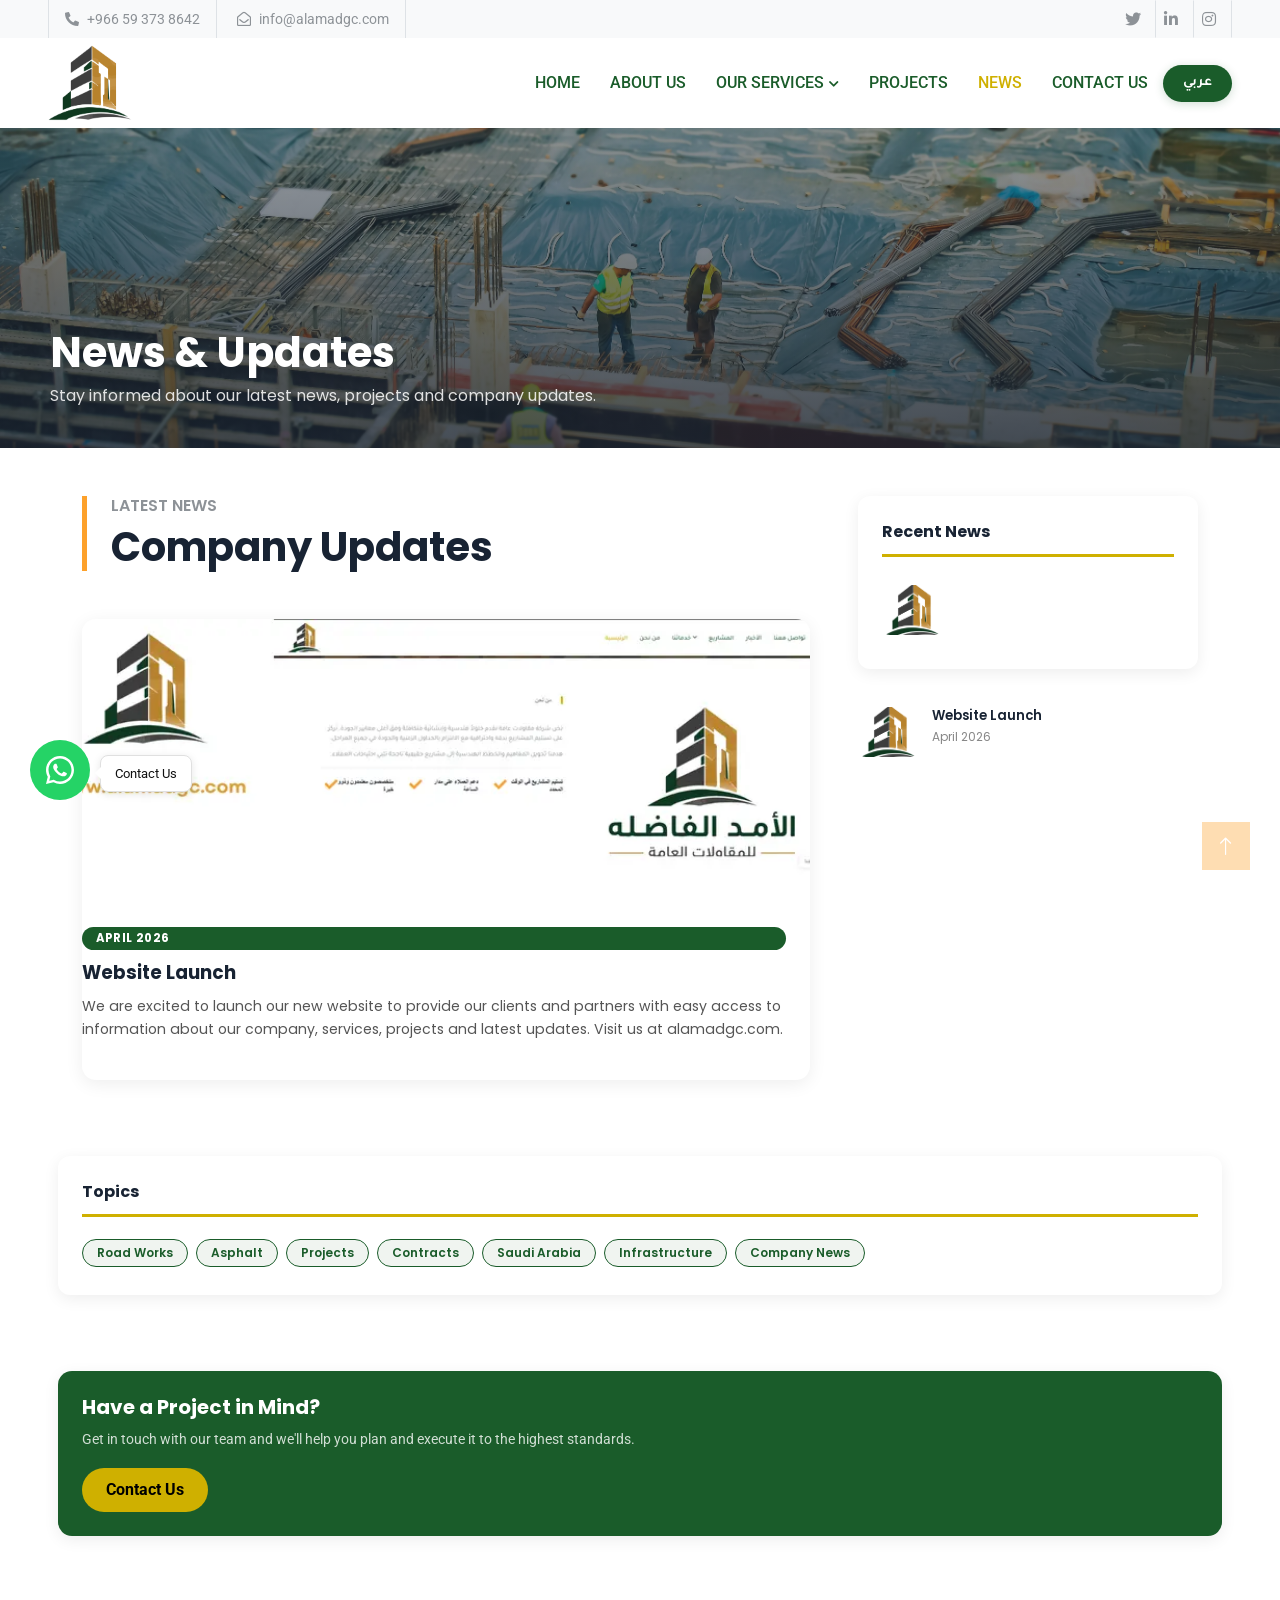
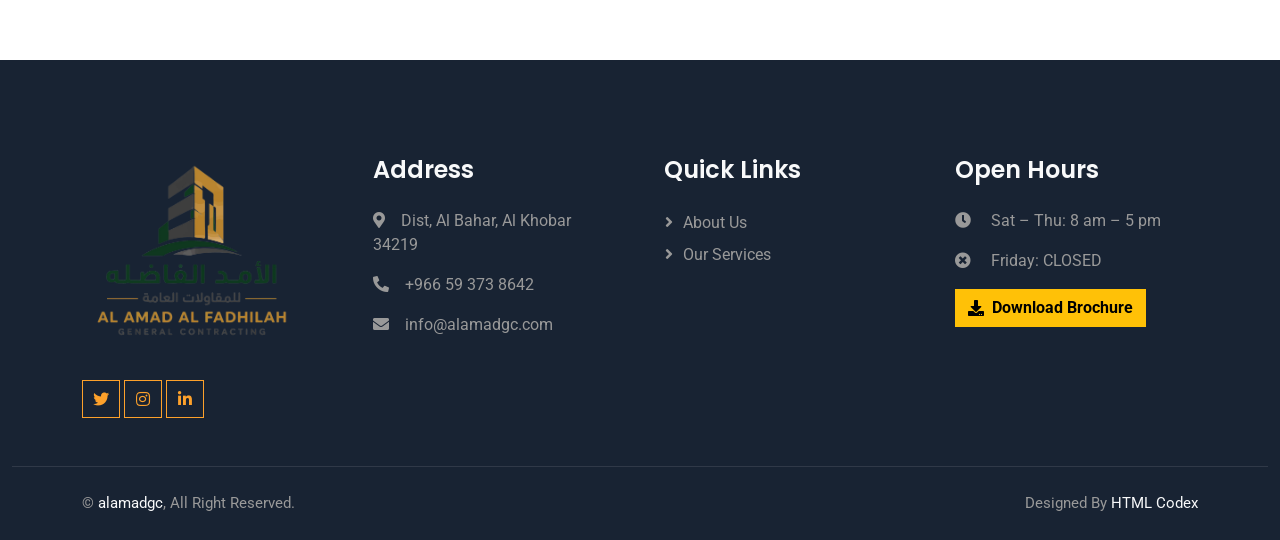
<file: news.html>
<!DOCTYPE html>
<!-- Google tag (gtag.js) -->
<script async src="https://www.googletagmanager.com/gtag/js?id=G-KEEFFVY0Z2"></script>
<script>
  window.dataLayer = window.dataLayer || [];
  function gtag(){dataLayer.push(arguments);}
  gtag('js', new Date());

  gtag('config', 'G-KEEFFVY0Z2');
</script>
<html lang="en" dir="ltr" id="htmlRoot">
<head>
    <link rel="icon" type="image/x-icon" href="favicon.ico">
    <meta charset="utf-8">
    <title>News & Updates – AL AMAD AL FADHILAH GENERAL CONTRACTING</title>
    <meta name="viewport" content="width=device-width, initial-scale=1.0">
    <meta name="description" content="Stay informed about the latest news, projects, and company updates from AL AMAD AL FADHILAH GENERAL CONTRACTING.">

    <link rel="preconnect" href="https://fonts.googleapis.com">
    <link rel="preconnect" href="https://fonts.gstatic.com" crossorigin>
    <link href="https://fonts.googleapis.com/css2?family=Roboto:wght@400;500&family=Poppins:wght@600;700&family=Tajawal:wght@400;500;700&display=swap" rel="stylesheet">

    <link href="https://cdnjs.cloudflare.com/ajax/libs/font-awesome/5.10.0/css/all.min.css" rel="stylesheet">
    <link href="https://cdn.jsdelivr.net/npm/bootstrap-icons@1.4.1/font/bootstrap-icons.css" rel="stylesheet">

    <link href="lib/animate/animate.min.css" rel="stylesheet">
    <link href="lib/owlcarousel/assets/owl.carousel.min.css" rel="stylesheet">

    <link href="css/bootstrap.min.css" rel="stylesheet">
    <link href="css/style.css" rel="stylesheet">

</head>

<body>
    <!-- Spinner -->
    <div id="spinner" class="show bg-white position-fixed translate-middle w-100 vh-100 top-50 start-50 d-flex align-items-center justify-content-center">
        <div class="spinner-grow text-primary" role="status"></div>
    </div>

    <!-- Top Bar -->
    <div class="container-fluid bg-light p-0">
        <div class="row gx-0 d-none d-lg-flex">
            <div class="col-lg-7 px-5 text-start">
                <div class="h-100 d-inline-flex align-items-center border-start border-end px-3">
                    <small class="fa fa-phone-alt me-2"></small>
                    <small class="topbar-phone">+966 59 373 8642</small>
                </div>
                <div class="h-100 d-inline-flex align-items-center border-end px-3">
                    <small class="far fa-envelope-open me-2"></small>
                    <small>info@alamadgc.com</small>
                </div>
            </div>
            <div class="col-lg-5 px-5 text-end">
                <div class="h-100 d-inline-flex align-items-center">
                    <a class="btn btn-square border-end" href="https://x.com/alamadgc"><i class="fab fa-twitter"></i></a>
                    <a class="btn btn-square border-end" href="https://www.linkedin.com/company/alamadgc"><i class="fab fa-linkedin-in"></i></a>
                    <a class="btn btn-square border-end" href="https://www.instagram.com/alamadgc/?hl=en"><i class="fab fa-instagram"></i></a>
                </div>
            </div>
        </div>
    </div>

    <!-- Navbar -->
    <nav class="navbar navbar-expand-lg bg-white navbar-light sticky-top px-4 px-lg-5 py-lg-0">
        <a href="index.html" class="navbar-brand d-flex align-items-center">
            <img src="img/logo.webp" alt="Logo" style="height:80px; margin-right:20px;">
        </a>
        <button class="navbar-toggler" type="button" data-bs-toggle="offcanvas" data-bs-target="#mobileMenu" aria-controls="mobileMenu">
            <span class="navbar-toggler-icon"></span>
        </button>
        <div class="collapse navbar-collapse d-none d-lg-flex" id="navbarCollapse">
            <div class="navbar-nav ms-auto py-3 py-lg-0 align-items-center">
                <a href="index.html"   class="nav-item nav-link" data-en="Home" data-ar="الرئيسية">Home</a>
                <a href="about.html"  class="nav-item nav-link" data-en="About Us" data-ar="من نحن">About Us</a>
                <div class="nav-item nav-services-dropdown">
                    <span class="nav-link nav-services-btn" id="servicesNavBtn">
                        <span data-en="Our Services" data-ar="خدماتنا">Our Services</span>
                        <i class="fas fa-chevron-down arrow-icon"></i>
                    </span>
                    <div class="dropdown-menu-services" id="servicesDropdown">
                        <a href="service.html"><span class="srv-icon"><i class="fas fa-th-large"></i></span><span data-en="All Services" data-ar="جميع الخدمات">All Services</span></a>
                        <a href="service-earthworks.html"><span class="srv-icon"><i class="fas fa-hard-hat"></i></span><span data-en="Earthworks & Site Preparation" data-ar="أعمال الحفر وتهيئة المواقع">Earthworks & Site Preparation</span></a>
                        <a href="service-structural.html"><span class="srv-icon"><i class="fas fa-building"></i></span><span data-en="Structural & Concrete Works" data-ar="الأعمال الإنشائية والخرسانية">Structural & Concrete Works</span></a>
                        <a href="service-roads.html"><span class="srv-icon"><i class="fas fa-road"></i></span><span data-en="Road Works & Pavements" data-ar="أعمال الأرصفة والطرق">Road Works & Pavements</span></a>
                        <a href="service-drainage.html"><span class="srv-icon"><i class="fas fa-water"></i></span><span data-en="Drainage & Utilities Works" data-ar="أعمال الصرف والمرافق">Drainage & Utilities Works</span></a>
                        <a href="service-electrical.html"><span class="srv-icon"><i class="fas fa-bolt"></i></span><span data-en="Electrical & Low Current Systems" data-ar="الأنظمة الكهربائية والتيار الخفيف">Electrical & Low Current Systems</span></a>
                        <a href="service-mechanical.html"><span class="srv-icon"><i class="fas fa-wind"></i></span><span data-en="Mechanical Systems" data-ar="الأنظمة الميكانيكية">Mechanical Systems</span></a>
                        <a href="service-landscape.html"><span class="srv-icon"><i class="fas fa-tree"></i></span><span data-en="Landscape & Urban Elements" data-ar="المناظر الطبيعية والعناصر الحضرية">Landscape & Urban Elements</span></a>
                        <a href="service-safety.html"><span class="srv-icon"><i class="fas fa-shield-alt"></i></span><span data-en="Safety & Infrastructure Elements" data-ar="عناصر السلامة والبنية التحتية">Safety & Infrastructure Elements</span></a>
                        <a href="service-finishing.html"><span class="srv-icon"><i class="fas fa-paint-roller"></i></span><span data-en="Finishing, Modular & Renewable Works" data-ar="أعمال التشطيبات والوحدات الجاهزة والطاقة المتجددة">Finishing, Modular & Renewable Works</span></a>
                    </div>
                </div>
                <a href="projects.html" class="nav-item nav-link" data-en="Projects" data-ar="المشاريع">Projects</a>
                <a href="news.html"     class="nav-item nav-link active" data-en="News" data-ar="الأخبار">News</a>
                <a href="contact.html"  class="nav-item nav-link" data-en="Contact Us" data-ar="تواصل معنا">Contact Us</a>
                <button onclick="toggleLang()" id="langBtn" class="lang-nav-link">
                    <span id="langBtnText">عربي</span>
                </button>
            </div>
        </div>
    </nav>

    <!-- Mobile Offcanvas -->
    <div class="offcanvas offcanvas-end d-lg-none" tabindex="-1" id="mobileMenu" aria-labelledby="mobileMenuLabel">
        <div class="offcanvas-header border-bottom">
            <img src="img/logo.webp" alt="Logo" style="height:55px;">
            <button type="button" class="btn-close" data-bs-dismiss="offcanvas" aria-label="Close"></button>
        </div>
        <div class="offcanvas-body">
            <nav class="mobile-nav">
                <a href="index.html"    class="mobile-nav-link" data-en="Home" data-ar="الرئيسية">Home</a>
                <a href="about.html"   class="mobile-nav-link" data-en="About Us" data-ar="من نحن">About Us</a>

                <!-- Services accordion -->
                <div class="mobile-services-wrap">
                    <button class="mobile-nav-link mobile-services-toggle w-100 text-start border-0 bg-transparent " type="button" data-bs-toggle="collapse" data-bs-target="#mobileServicesMenu">
                        <span data-en="Our Services" data-ar="خدماتنا">Our Services</span>
                        <i class="fas fa-chevron-down ms-auto"></i>
                    </button>
                    <div class="collapse" id="mobileServicesMenu">
                        <div class="mobile-services-list">
                            <a href="service.html"><i class="fas fa-th-large me-2"></i><span data-en="All Services" data-ar="جميع الخدمات">All Services</span></a>
                            <a href="service-earthworks.html"><i class="fas fa-hard-hat me-2"></i><span data-en="Earthworks & Site Preparation" data-ar="أعمال الحفر وتهيئة المواقع">Earthworks & Site Preparation</span></a>
                            <a href="service-structural.html"><i class="fas fa-building me-2"></i><span data-en="Structural & Concrete Works" data-ar="الأعمال الإنشائية والخرسانية">Structural & Concrete Works</span></a>
                            <a href="service-roads.html"><i class="fas fa-road me-2"></i><span data-en="Road Works & Pavements" data-ar="أعمال الأرصفة والطرق">Road Works & Pavements</span></a>
                            <a href="service-drainage.html"><i class="fas fa-water me-2"></i><span data-en="Drainage & Utilities Works" data-ar="أعمال الصرف والمرافق">Drainage & Utilities Works</span></a>
                            <a href="service-electrical.html"><i class="fas fa-bolt me-2"></i><span data-en="Electrical & Low Current Systems" data-ar="الأنظمة الكهربائية والتيار الخفيف">Electrical & Low Current Systems</span></a>
                            <a href="service-mechanical.html"><i class="fas fa-wind me-2"></i><span data-en="Mechanical Systems" data-ar="الأنظمة الميكانيكية">Mechanical Systems</span></a>
                            <a href="service-landscape.html"><i class="fas fa-tree me-2"></i><span data-en="Landscape & Urban Elements" data-ar="المناظر الطبيعية والعناصر الحضرية">Landscape & Urban Elements</span></a>
                            <a href="service-safety.html"><i class="fas fa-shield-alt me-2"></i><span data-en="Safety & Infrastructure Elements" data-ar="عناصر السلامة والبنية التحتية">Safety & Infrastructure Elements</span></a>
                            <a href="service-finishing.html"><i class="fas fa-paint-roller me-2"></i><span data-en="Finishing, Modular & Renewable Works" data-ar="أعمال التشطيبات والوحدات الجاهزة والطاقة المتجددة">Finishing, Modular & Renewable Works</span></a>
                        </div>
                    </div>
                </div>

                <a href="projects.html" class="mobile-nav-link" data-en="Projects" data-ar="المشاريع">Projects</a>
                <a href="news.html"     class="mobile-nav-link active" data-en="News" data-ar="الأخبار">News</a>
                <a href="contact.html"  class="mobile-nav-link" data-en="Contact Us" data-ar="تواصل معنا">Contact Us</a>
                <div class="mt-3">
                    <button onclick="toggleLang()" id="langBtnMobile" class="lang-nav-link w-100 justify-content-center">
                        <span id="langBtnTextMobile">عربي</span>
                    </button>
                </div>
            </nav>
        </div>
    </div>

    <!-- ══════════════════════════ PAGE HERO ══════════════════════════ -->
    <div class="news-page-hero wow fadeIn" data-wow-delay="0.1s">
        <div class="page-hero-content">
            <h1 data-en="News & Updates" data-ar="الأخبار والمستجدات">News & Updates</h1>
            <p data-en="Stay informed about our latest news, projects and company updates." data-ar="ابقَ على اطلاع بأحدث أخبارنا ومشاريعنا وتحديثات الشركة.">Stay informed about our latest news, projects and company updates.</p>
        </div>
    </div>

    <!-- ══════════════════════════ NEWS + SIDEBAR ══════════════════════════ -->
    <div class="container-xxl py-5">
        <div class="container">
            <div class="row g-5">

                <!-- ── Main News Column ── -->
                <div class="col-lg-8">

                    <div class="border-start border-5 border-primary ps-4 mb-5 wow fadeInUp" data-wow-delay="0.1s">
                        <h6 class="text-body text-uppercase mb-2" data-en="Latest News" data-ar="آخر الأخبار">Latest News</h6>
                        <h2 class="display-6 mb-0" data-en="Company Updates" data-ar="تحديثات الشركة">Company Updates</h2>
                    </div>

                  
                    <!-- News 1 -->
                    <div class="news-card wow fadeInUp" data-wow-delay="0.4s">
                        <div class="news-card-img-wrap">
                            <img src="img/news-1-2.webp" alt="Website Launch">
                        </div>
                        <div class="news-card-body">
                            <span class="news-date-badge" data-en="April 2026" data-ar="أبريل 2026">April 2026</span>
                            <h4 data-en="Website Launch" data-ar="إطلاق الموقع الإلكتروني">Website Launch</h4>
                            <p data-en="We are excited to launch our new website to provide our clients and partners with easy access to information about our company, services, projects and latest updates. Visit us at alamadgc.com."
                               data-ar="يسعدنا إطلاق موقعنا الإلكتروني الجديد لتمكين عملائنا وشركائنا من الوصول السهل إلى معلومات حول شركتنا وخدماتنا ومشاريعنا وأحدث تحديثاتنا. تفضلوا بزيارتنا على www.alamadgc.com.">
                                We are excited to launch our new website to provide our clients and partners with easy access to information about our company, services, projects and latest updates. Visit us at www.alamadgc.com.
                            </p>
                        </div>
                    </div>
                </div><!-- /col-lg-8 -->

                <!-- ── Sidebar ── -->
                <div class="col-lg-4 wow fadeInUp" data-wow-delay="0.2s">

                    <!-- Recent Posts -->
                    <div class="sidebar-card">
                        <div class="sidebar-title" data-en="Recent News" data-ar="أحدث الأخبار">Recent News</div>

                        <div class="sidebar-recent-item">
                            <img src="img/logo.webp" class="sidebar-recent-img" alt="">
                      
                            </div>
                        </div>
                        <div class="sidebar-recent-item">
                            <img src="img/logo.webp" class="sidebar-recent-img" alt="">
                            <div>
                                <div class="sidebar-recent-text" data-en="Website Launch" data-ar="إطلاق الموقع الإلكتروني">Website Launch</div>
                                <div class="sidebar-recent-date" data-en="April 2026" data-ar="أبريل 2026">April 2026</div>
                            </div>
                        </div>
                    </div>

                    <!-- Tags -->
                    <div class="sidebar-card">
                        <div class="sidebar-title" data-en="Topics" data-ar="المواضيع">Topics</div>
                        <span class="tag-pill" data-en="Road Works" data-ar="أعمال الطرق">Road Works</span>
                        <span class="tag-pill" data-en="Asphalt" data-ar="الأسفلت">Asphalt</span>
                        <span class="tag-pill" data-en="Projects" data-ar="المشاريع">Projects</span>
                        <span class="tag-pill" data-en="Contracts" data-ar="العقود">Contracts</span>
                        <span class="tag-pill" data-en="Saudi Arabia" data-ar="المملكة العربية السعودية">Saudi Arabia</span>
                        <span class="tag-pill" data-en="Infrastructure" data-ar="البنية التحتية">Infrastructure</span>
                        <span class="tag-pill" data-en="Company News" data-ar="أخبار الشركة">Company News</span>
                    </div>

                    <!-- Contact CTA -->
                    <div class="sidebar-card" style="background:var(--secondary); border-radius:14px;">
                        <h5 style="color:#fff; font-weight:700; margin-bottom:10px;" data-en="Have a Project in Mind?" data-ar="هل لديك مشروع في الأفق؟">Have a Project in Mind?</h5>
                        <p style="color:rgba(255,255,255,.8); font-size:.88rem; margin-bottom:18px;" data-en="Get in touch with our team and we'll help you plan and execute it to the highest standards." data-ar="تواصل مع فريقنا وسنساعدك على التخطيط والتنفيذ وفق أعلى المعايير.">Get in touch with our team and we'll help you plan and execute it to the highest standards.</p>
                        <a href="contact.html" style="display:inline-block; background:var(--primary); color:#000; font-weight:700; border-radius:30px; padding:10px 24px; text-decoration:none;" data-en="Contact Us" data-ar="تواصل معنا">Contact Us</a>
                    </div>

                </div><!-- /sidebar -->

            </div><!-- /row -->
        </div>
    </div>

 

    <!-- ══════════════════════════ FOOTER ══════════════════════════ -->
  <div class="container-fluid bg-dark footer mt-5 pt-5 wow fadeIn" data-wow-delay="0.1s">
    <div class="container py-5">
        <div class="row g-5">
            <div class="col-lg-3 col-md-6">
                <img src="img/about.webp" alt="AL-AMAD AL-FADHILAH Logo" style="height:200px;margin-right:20px;">
                <p></p>
                
                <div class="d-flex pt-2">
                    <a class="btn btn-square btn-outline-primary me-1" href="https://x.com/alamadgc"><i class="fab fa-twitter"></i></a>
                    <a class="btn btn-square btn-outline-primary me-1" href="https://www.instagram.com/alamadgc/?hl=en"><i class="fab fa-instagram"></i></a>
                    <a class="btn btn-square btn-outline-primary me-0" href="https://www.linkedin.com/company/alamadgc"><i class="fab fa-linkedin-in"></i></a>
                </div>
            </div>
            <div class="col-lg-3 col-md-6">
                <h4 class="text-light mb-4" data-en="Address" data-ar="العنوان">Address</h4>
                <p><i class="fa fa-map-marker-alt me-3"></i><span data-en="Dist, Al Bahar, Al Khobar 34219" data-ar="حي البحر، الخبر 34219">Dist, Al Bahar,34219, Al Akhdar, Saudi Arabia</span></p>
                <p><i class="fa fa-phone-alt me-3"></i><span style="direction:ltr; unicode-bidi:embed; display:inline-block;">+966 59 373 8642</span></p>
                <p><i class="fa fa-envelope me-3"></i>info@alamadgc.com</p>
            </div>
            <div class="col-lg-3 col-md-6">
                <h4 class="text-light mb-4" data-en="Quick Links" data-ar="روابط سريعة">Quick Links</h4>
                <a class="btn btn-link" href="about.html" data-en="About Us" data-ar="من نحن">About Us</a>
                <a class="btn btn-link" href="service.html" data-en="Our Services" data-ar="خدماتنا">Our Services</a>
            </div>

            <!-- ← الإضافة الجديدة فقط -->
            <div class="col-lg-3 col-md-6">
                <h4 class="text-light mb-4" data-en="Open Hours" data-ar="ساعات العمل">Open Hours</h4>
                <p><i class="fa fa-clock me-3"></i>
                    <span data-en="Sat – Thu: 8 am – 5 pm" data-ar="السبت – الخميس: 8 ص – 5 م">Sat – Thu: 8 am – 5 pm</span>
                </p>
                <p><i class="fa fa-times-circle me-3"></i>
                    <span data-en="Friday: CLOSED" data-ar="الجمعة: مغلق">Friday: CLOSED</span>
                </p>
                <a href="Company-Profile.pdf" download class="btn btn-warning fw-bold mt-2 d-flex align-items-center gap-2" style="width:fit-content;">
                    <i class="fa fa-download"></i>
                    <span data-en="Download Brochure" data-ar="تحميل البروفايل">Download Brochure</span>
                </a>
            </div>

        </div>
    </div>
        <div class="container-fluid copyright">
            <div class="container">
                <div class="row">
                    <div class="col-md-6 text-center text-md-start mb-3 mb-md-0">
                        &copy; <a href="#">alamadgc</a>, <span data-en="All Right Reserved." data-ar="جميع الحقوق محفوظة.">All Right Reserved.</span>
                    </div>
                    <div class="col-md-6 text-center text-md-end">
                        <span data-en="Designed By" data-ar="تصميم">Designed By</span> <a href="https://htmlcodex.com">HTML Codex</a>
                    </div>
                </div>
            </div>
        </div>
    </div>

    <a href="#" class="btn btn-lg btn-primary btn-lg-square back-to-top"><i class="bi bi-arrow-up"></i></a>

    <div class="wa-tooltip" id="waTooltip" data-en="Contact Us" data-ar="تواصل معنا">تواصل معنا</div>
    <a class="wa-btn" href="https://wa.me/966546082911" target="_blank" title="WhatsApp">
        <svg viewBox="0 0 32 32" xmlns="http://www.w3.org/2000/svg">
            <path d="M16 2C8.27 2 2 8.27 2 16c0 2.44.65 4.73 1.78 6.72L2 30l7.5-1.74A13.93 13.93 0 0 0 16 30c7.73 0 14-6.27 14-14S23.73 2 16 2zm0 25.5a11.44 11.44 0 0 1-5.85-1.6l-.42-.25-4.45 1.03 1.06-4.34-.28-.44A13.93 13.93 0 0 1 4.5 16C4.5 9.6 9.6 4.5 16 4.5S27.5 9.6 27.5 16 22.4 27.5 16 27.5zm6.3-8.6c-.34-.17-2.02-1-2.34-1.11-.31-.11-.54-.17-.77.17-.22.34-.87 1.11-1.07 1.34-.2.22-.39.25-.73.08-.34-.17-1.44-.53-2.74-1.69-1.01-.9-1.69-2.02-1.89-2.36-.2-.34-.02-.52.15-.69.15-.15.34-.4.51-.59.17-.2.22-.34.34-.57.11-.22.06-.42-.03-.59-.08-.17-.77-1.85-1.05-2.53-.28-.67-.56-.58-.77-.59h-.66c-.22 0-.59.08-.9.42-.31.34-1.17 1.14-1.17 2.78s1.2 3.22 1.37 3.44c.17.22 2.36 3.6 5.72 5.05.8.34 1.42.55 1.9.7.8.25 1.53.22 2.1.13.64-.09 2.02-.82 2.31-1.62.28-.8.28-1.48.2-1.62-.09-.14-.31-.22-.65-.39z"/>
        </svg>
    </a>

    <script src="https://code.jquery.com/jquery-3.4.1.min.js"></script>
    <script src="https://cdn.jsdelivr.net/npm/bootstrap@5.0.0/dist/js/bootstrap.bundle.min.js"></script>
    <script src="lib/wow/wow.min.js"></script>
    <script src="lib/easing/easing.min.js"></script>
    <script src="lib/waypoints/waypoints.min.js"></script>
    <script src="lib/owlcarousel/owl.carousel.min.js"></script>
    <script src="js/main.js"></script>

    <script>
        // ── Language ──
        let currentLang = localStorage.getItem('siteLang') || 'en';
        document.addEventListener('DOMContentLoaded', function () { applyLang(currentLang); });

        function applyLang(lang) {
            const html = document.getElementById('htmlRoot');
            html.setAttribute('lang', lang === 'ar' ? 'ar' : 'en');
            html.setAttribute('dir', lang === 'ar' ? 'rtl' : 'ltr');
            document.querySelectorAll('[data-ar]').forEach(el => {
                el.textContent = lang === 'ar' ? el.getAttribute('data-ar') : el.getAttribute('data-en');
            });
            document.querySelectorAll('.topbar-phone, [dir="ltr"]').forEach(el => {
                if (el.id !== 'htmlRoot') el.setAttribute('dir', 'ltr');
            });
            ['langBtnText','langBtnTextMobile'].forEach(id => {
                const el = document.getElementById(id);
                if (el) el.textContent = lang === 'ar' ? 'English' : 'عربي';
            });
            document.body.style.fontFamily = lang === 'ar' ? "'Tajawal', sans-serif" : '';
            const offcanvas = document.getElementById('mobileMenu');
            if (offcanvas) offcanvas.setAttribute('dir', lang === 'ar' ? 'rtl' : 'ltr');

            // Newsletter placeholder
            const emailInput = document.getElementById('newsletterEmail');
            if (emailInput) emailInput.placeholder = lang === 'ar' ? 'أدخل بريدك الإلكتروني' : 'Enter your email';
        }

        function toggleLang() {
            currentLang = currentLang === 'en' ? 'ar' : 'en';
            localStorage.setItem('siteLang', currentLang);
            applyLang(currentLang);
        }

        
    </script>
</body>
</html>
</file>
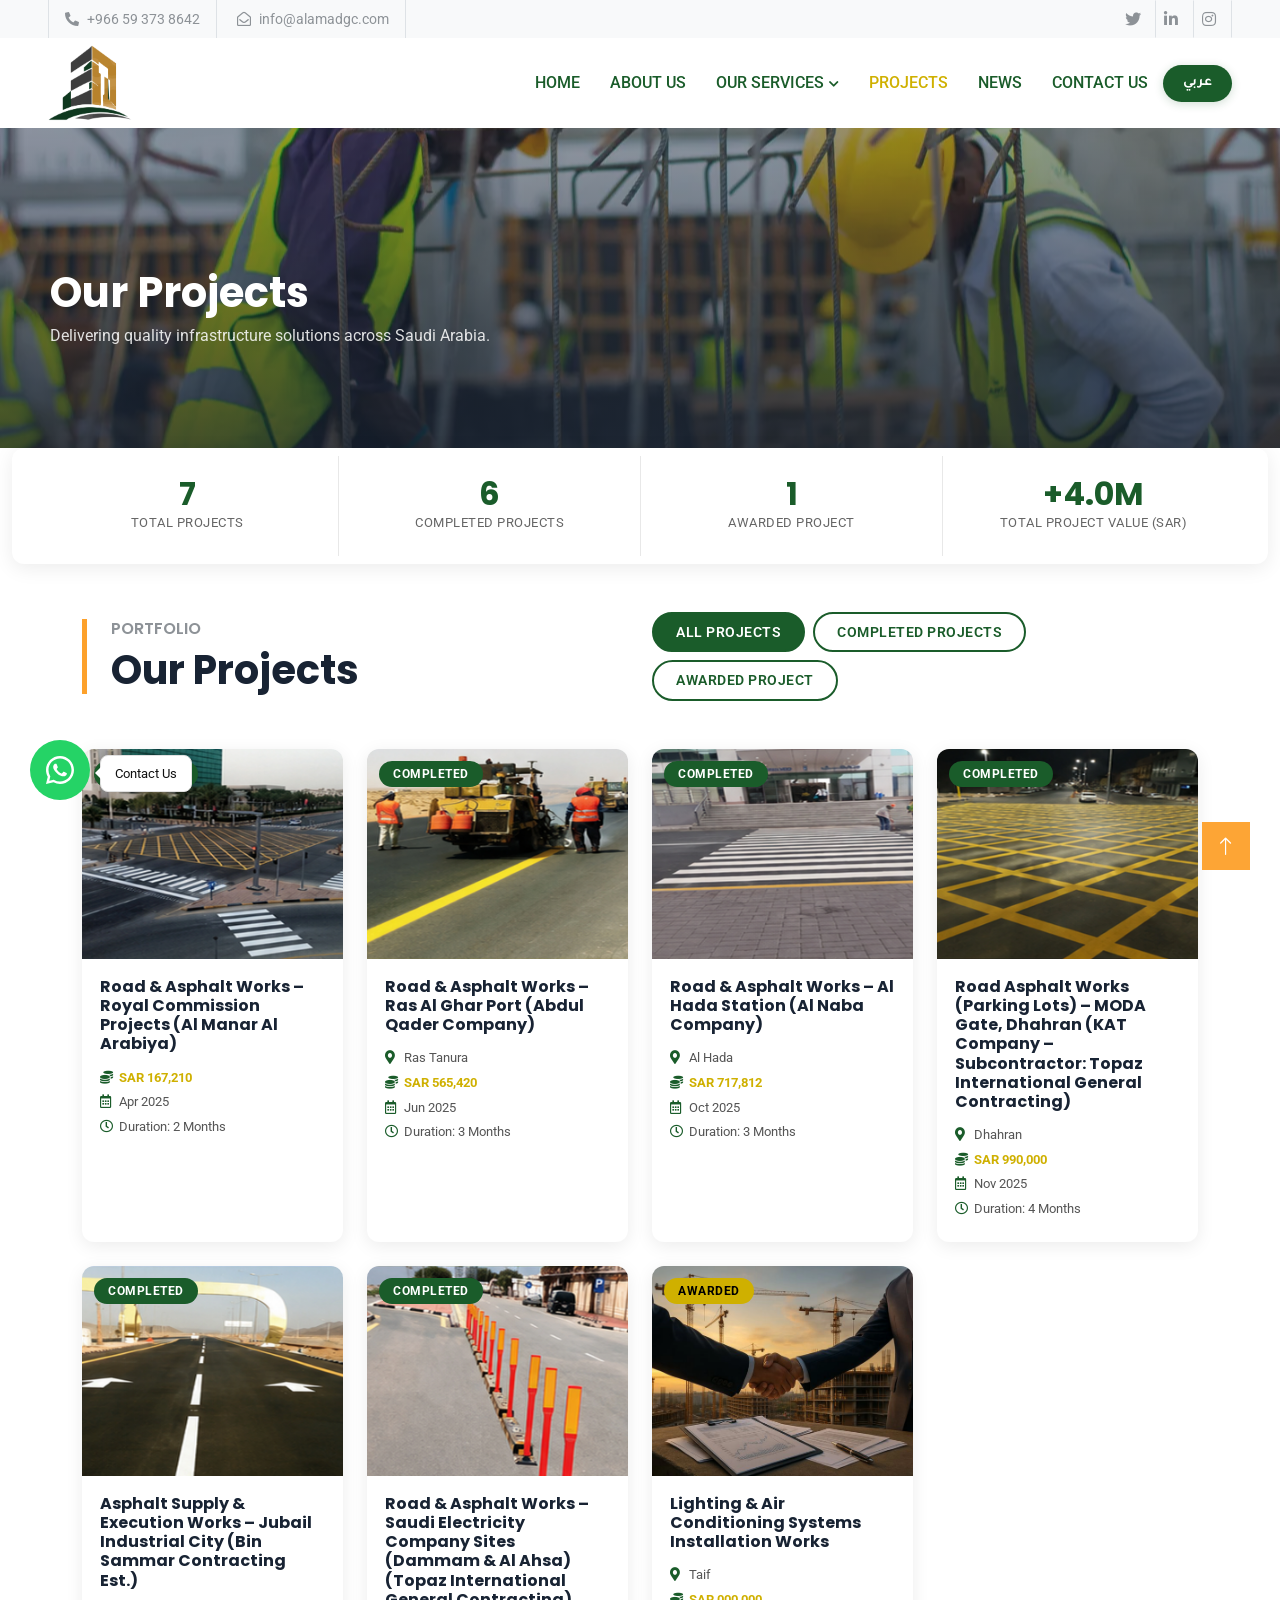
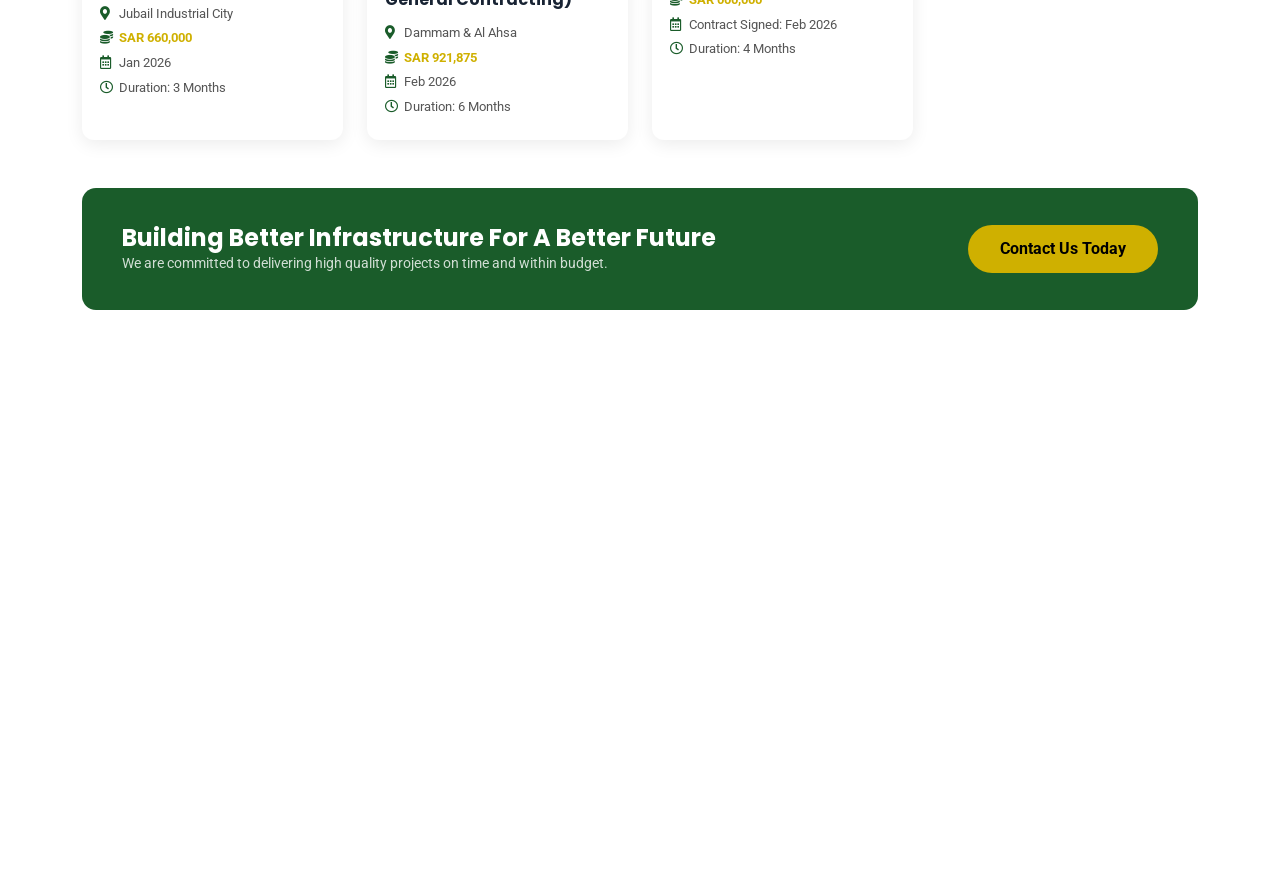
<file: projects.html>
<!DOCTYPE html>
<!-- Google tag (gtag.js) -->
<script async src="https://www.googletagmanager.com/gtag/js?id=G-KEEFFVY0Z2"></script>
<script>
  window.dataLayer = window.dataLayer || [];
  function gtag(){dataLayer.push(arguments);}
  gtag('js', new Date());

  gtag('config', 'G-KEEFFVY0Z2');
</script>
<html lang="en" dir="ltr" id="htmlRoot">
<head>
    <link rel="icon" type="image/x-icon" href="favicon.ico">
    <meta charset="utf-8">
    <title>Our Projects – AL AMAD AL FADHILAH GENERAL CONTRACTING</title>
    <meta name="viewport" content="width=device-width, initial-scale=1.0">
    <meta name="description" content="Explore the road, asphalt, and infrastructure projects completed and awarded to AL AMAD AL FADHILAH GENERAL CONTRACTING across Saudi Arabia.">

    <link rel="preconnect" href="https://fonts.googleapis.com">
    <link rel="preconnect" href="https://fonts.gstatic.com" crossorigin>
    <link href="https://fonts.googleapis.com/css2?family=Roboto:wght@400;500&family=Poppins:wght@600;700&family=Tajawal:wght@400;500;700&display=swap" rel="stylesheet">

    <link href="https://cdnjs.cloudflare.com/ajax/libs/font-awesome/5.10.0/css/all.min.css" rel="stylesheet">
    <link href="https://cdn.jsdelivr.net/npm/bootstrap-icons@1.4.1/font/bootstrap-icons.css" rel="stylesheet">

    <link href="lib/animate/animate.min.css" rel="stylesheet">
    <link href="lib/owlcarousel/assets/owl.carousel.min.css" rel="stylesheet">

    <link href="css/bootstrap.min.css" rel="stylesheet">
    <link href="css/style.css" rel="stylesheet">

</head>

<body>
    <!-- Spinner -->
    <div id="spinner" class="show bg-white position-fixed translate-middle w-100 vh-100 top-50 start-50 d-flex align-items-center justify-content-center">
        <div class="spinner-grow text-primary" role="status"></div>
    </div>

    <!-- Top Bar -->
    <div class="container-fluid bg-light p-0">
        <div class="row gx-0 d-none d-lg-flex">
            <div class="col-lg-7 px-5 text-start">
                <div class="h-100 d-inline-flex align-items-center border-start border-end px-3">
                    <small class="fa fa-phone-alt me-2"></small>
                    <small class="topbar-phone">+966 59 373 8642</small>
                </div>
                <div class="h-100 d-inline-flex align-items-center border-end px-3">
                    <small class="far fa-envelope-open me-2"></small>
                    <small>info@alamadgc.com</small>
                </div>
            </div>
            <div class="col-lg-5 px-5 text-end">
                <div class="h-100 d-inline-flex align-items-center">
                    <a class="btn btn-square border-end" href="https://x.com/alamadgc"><i class="fab fa-twitter"></i></a>
                    <a class="btn btn-square border-end" href="https://www.linkedin.com/company/alamadgc"><i class="fab fa-linkedin-in"></i></a>
                    <a class="btn btn-square border-end" href="https://www.instagram.com/alamadgc/?hl=en"><i class="fab fa-instagram"></i></a>
                </div>
            </div>
        </div>
    </div>

    <!-- Navbar -->
    <nav class="navbar navbar-expand-lg bg-white navbar-light sticky-top px-4 px-lg-5 py-lg-0">
        <a href="index.html" class="navbar-brand d-flex align-items-center">
            <img src="img/logo.webp" alt="Logo" style="height:80px; margin-right:20px;">
        </a>
        <button class="navbar-toggler" type="button" data-bs-toggle="offcanvas" data-bs-target="#mobileMenu" aria-controls="mobileMenu">
            <span class="navbar-toggler-icon"></span>
        </button>
        <div class="collapse navbar-collapse d-none d-lg-flex" id="navbarCollapse">
            <div class="navbar-nav ms-auto py-3 py-lg-0 align-items-center">
                <a href="index.html"  class="nav-item nav-link" data-en="Home" data-ar="الرئيسية">Home</a>
                <a href="about.html" class="nav-item nav-link" data-en="About Us" data-ar="من نحن">About Us</a>
                <div class="nav-item nav-services-dropdown">
                    <span class="nav-link nav-services-btn" id="servicesNavBtn">
                        <span data-en="Our Services" data-ar="خدماتنا">Our Services</span>
                        <i class="fas fa-chevron-down arrow-icon"></i>
                    </span>
                    <div class="dropdown-menu-services" id="servicesDropdown">
                        <a href="service.html"><span class="srv-icon"><i class="fas fa-th-large"></i></span><span data-en="All Services" data-ar="جميع الخدمات">All Services</span></a>
                        <a href="service-earthworks.html"><span class="srv-icon"><i class="fas fa-hard-hat"></i></span><span data-en="Earthworks & Site Preparation" data-ar="أعمال الحفر وتهيئة المواقع">Earthworks & Site Preparation</span></a>
                        <a href="service-structural.html"><span class="srv-icon"><i class="fas fa-building"></i></span><span data-en="Structural & Concrete Works" data-ar="الأعمال الإنشائية والخرسانية">Structural & Concrete Works</span></a>
                        <a href="service-roads.html"><span class="srv-icon"><i class="fas fa-road"></i></span><span data-en="Road Works & Pavements" data-ar="أعمال الأرصفة والطرق">Road Works & Pavements</span></a>
                        <a href="service-drainage.html"><span class="srv-icon"><i class="fas fa-water"></i></span><span data-en="Drainage & Utilities Works" data-ar="أعمال الصرف والمرافق">Drainage & Utilities Works</span></a>
                        <a href="service-electrical.html"><span class="srv-icon"><i class="fas fa-bolt"></i></span><span data-en="Electrical & Low Current Systems" data-ar="الأنظمة الكهربائية والتيار الخفيف">Electrical & Low Current Systems</span></a>
                        <a href="service-mechanical.html"><span class="srv-icon"><i class="fas fa-wind"></i></span><span data-en="Mechanical Systems" data-ar="الأنظمة الميكانيكية">Mechanical Systems</span></a>
                        <a href="service-landscape.html"><span class="srv-icon"><i class="fas fa-tree"></i></span><span data-en="Landscape & Urban Elements" data-ar="المناظر الطبيعية والعناصر الحضرية">Landscape & Urban Elements</span></a>
                        <a href="service-safety.html"><span class="srv-icon"><i class="fas fa-shield-alt"></i></span><span data-en="Safety & Infrastructure Elements" data-ar="عناصر السلامة والبنية التحتية">Safety & Infrastructure Elements</span></a>
                        <a href="service-finishing.html"><span class="srv-icon"><i class="fas fa-paint-roller"></i></span><span data-en="Finishing, Modular & Renewable Works" data-ar="أعمال التشطيبات والوحدات الجاهزة والطاقة المتجددة">Finishing, Modular & Renewable Works</span></a>
                    </div>
                </div>
                <a href="projects.html" class="nav-item nav-link active" data-en="Projects" data-ar="المشاريع">Projects</a>
                <a href="news.html"     class="nav-item nav-link" data-en="News" data-ar="الأخبار">News</a>
                <a href="contact.html"  class="nav-item nav-link" data-en="Contact Us" data-ar="تواصل معنا">Contact Us</a>
                <button onclick="toggleLang()" id="langBtn" class="lang-nav-link">
                    <span id="langBtnText">عربي</span>
                </button>
            </div>
        </div>
    </nav>

    <!-- Mobile Offcanvas -->
    <div class="offcanvas offcanvas-end d-lg-none" tabindex="-1" id="mobileMenu" aria-labelledby="mobileMenuLabel">
        <div class="offcanvas-header border-bottom">
            <img src="img/logo.webp" alt="Logo" style="height:55px;">
            <button type="button" class="btn-close" data-bs-dismiss="offcanvas" aria-label="Close"></button>
        </div>
        <div class="offcanvas-body">
            <nav class="mobile-nav">
                <a href="index.html"    class="mobile-nav-link" data-en="Home" data-ar="الرئيسية">Home</a>
                <a href="about.html"   class="mobile-nav-link" data-en="About Us" data-ar="من نحن">About Us</a>
                <div class="mobile-services-wrap">
                    <button class="mobile-nav-link mobile-services-toggle w-100 text-start border-0 bg-transparent" type="button" data-bs-toggle="collapse" data-bs-target="#mobileServicesMenu">
                        <span data-en="Our Services" data-ar="خدماتنا">Our Services</span>
                        <i class="fas fa-chevron-down ms-auto"></i>
                    </button>
                    <div class="collapse" id="mobileServicesMenu">
                        <div class="mobile-services-list">
                            <a href="service.html"><i class="fas fa-th-large me-2"></i><span data-en="All Services" data-ar="جميع الخدمات">All Services</span></a>
                            <a href="service-earthworks.html"><i class="fas fa-hard-hat me-2"></i><span data-en="Earthworks & Site Preparation" data-ar="أعمال الحفر وتهيئة المواقع">Earthworks & Site Preparation</span></a>
                            <a href="service-structural.html"><i class="fas fa-building me-2"></i><span data-en="Structural & Concrete Works" data-ar="الأعمال الإنشائية والخرسانية">Structural & Concrete Works</span></a>
                            <a href="service-roads.html"><i class="fas fa-road me-2"></i><span data-en="Road Works & Pavements" data-ar="أعمال الطرق والرصف">Road Works & Pavements</span></a>
                        </div>
                    </div>
                </div>
                <a href="projects.html" class="mobile-nav-link active" data-en="Projects" data-ar="المشاريع">Projects</a>
                <a href="news.html"     class="mobile-nav-link" data-en="News" data-ar="الأخبار">News</a>
                <a href="contact.html"  class="mobile-nav-link" data-en="Contact Us" data-ar="تواصل معنا">Contact Us</a>
                <div class="mt-3">
                    <button onclick="toggleLang()" id="langBtnMobile" class="lang-nav-link w-100 justify-content-center">
                        <span id="langBtnTextMobile">عربي</span>
                    </button>
                </div>
            </nav>
        </div>
    </div>

    <!-- ══════════════════════════ PAGE HERO ══════════════════════════ -->
    <div class="page-hero wow fadeIn" data-wow-delay="0.1s">
        <div class="page-hero-content">
            <h1 data-en="Our Projects" data-ar="مشاريعنا">Our Projects</h1>
            <p data-en="Delivering quality infrastructure solutions across Saudi Arabia." data-ar="نقدم حلول بنية تحتية عالية الجودة في أنحاء المملكة العربية السعودية.">Delivering quality infrastructure solutions across Saudi Arabia.</p>
        </div>
    </div>

    <!-- ══════════════════════════ STATS BAR ══════════════════════════ -->
    <div class="container-xxl">
        <div class="stats-bar px-4 py-2 my-0">
            <div class="row g-0 text-center">
                <div class="col-6 col-sm-3 stat-item">
                    <span class="stat-num">7</span>
                    <span class="stat-label" data-en="Total Projects" data-ar="إجمالي المشاريع">Total Projects</span>
                </div>
                <div class="col-6 col-sm-3 stat-item stat-divider">
                    <span class="stat-num">6</span>
                    <span class="stat-label" data-en="Completed Projects" data-ar="مشاريع مكتملة">Completed Projects</span>
                </div>
                <div class="col-6 col-sm-3 stat-item stat-divider">
                    <span class="stat-num">1</span>
                    <span class="stat-label" data-en="Awarded Project" data-ar="مشروع مرسى">Awarded Project</span>
                </div>
                <div class="col-6 col-sm-3 stat-item stat-divider">
                    <span class="stat-num">+4.0M</span>
                    <span class="stat-label" data-en="Total Project Value (SAR)" data-ar="إجمالي قيمة المشاريع (ر.س)">Total Value (SAR)</span>
                </div>
            </div>
        </div>
    </div>

    <!-- ══════════════════════════ PROJECTS GRID ══════════════════════════ -->
    <div class="container-xxl py-5">
        <div class="container">

            <!-- Section heading + filter -->
            <div class="row align-items-center mb-5">
                <div class="col-lg-6 wow fadeInUp" data-wow-delay="0.1s">
                    <div class="border-start border-5 border-primary ps-4">
                        <h6 class="text-body text-uppercase mb-2" data-en="Portfolio" data-ar="سجل أعمالنا">Portfolio</h6>
                        <h2 class="display-6 mb-0" data-en="Our Projects" data-ar="مشاريعنا">Our Projects</h2>
                    </div>
                </div>
                <div class="col-lg-6 wow fadeInUp d-flex justify-content-lg-end mt-4 mt-lg-0" data-wow-delay="0.2s">
                    <div class="filter-tabs" id="filterTabs">
                        <button class="filter-tab active" data-filter="all"    data-en="All Projects"        data-ar="كل المشاريع">All Projects</button>
                        <button class="filter-tab"        data-filter="completed" data-en="Completed Projects" data-ar="مشاريع مكتملة">Completed</button>
                        <button class="filter-tab"        data-filter="awarded"   data-en="Awarded Project"    data-ar="مشروع مرسى">Awarded</button>
                    </div>
                </div>
            </div>

            <!-- Cards Grid -->
            <div class="row g-4" id="projectsGrid">

                <!-- 1 -->
                <div class="col-lg-3 col-md-6 wow fadeInUp project-item" data-category="completed" data-wow-delay="0.1s">
                    <div class="project-card">
                        <div class="position-relative">
                            <img src="img/carousel-1-2.webp" class="project-card-img" alt="Road & Asphalt Works – Madinah">
                            <span class="project-card-badge badge-completed" data-en="Completed" data-ar="مكتمل">Completed</span>
                        </div>
                        <div class="project-card-body">
                            <h5 data-en="Road & Asphalt Works – Royal Commission Projects (Al Manar Al Arabiya)" data-ar="أعمال الطرق والسفلتة – مشاريع الهيئة الملكية (شركة المنار العربية)">Road & Asphalt Works – Royal Commission Projects (Al Manar Al Arabiya)</h5>
                            <p class="project-meta value-row"><i class="fas fa-coins"></i> SAR 167,210</p>
                            <p class="project-meta"><i class="far fa-calendar-alt"></i> <span data-en="Apr 2025" data-ar="أبريل 2025">Apr 2025</span></p>
                            <p class="project-meta"><i class="far fa-clock"></i> <span data-en="Duration: 2 Months" data-ar="المدة: شهران">Duration: 2 Months</span></p>
                        </div>
                    </div>
                </div>

                <!-- 2 -->
                <div class="col-lg-3 col-md-6 wow fadeInUp project-item" data-category="completed" data-wow-delay="0.2s">
                    <div class="project-card">
                        <div class="position-relative">
                            <img src="img/carousel-1-3.webp" class="project-card-img" alt="Road & Asphalt Works – Ras Tanura">
                            <span class="project-card-badge badge-completed" data-en="Completed" data-ar="مكتمل">Completed</span>
                        </div>
                        <div class="project-card-body">
                            <h5 data-en="Road & Asphalt Works – Ras Al Ghar Port (Abdul Qader Company)" data-ar="أعمال الطرق والسفلتة – ميناء رأس الغار (شركة عبد القادر)">Road & Asphalt Works – Ras Al Ghar Port (Abdul Qader Company)</h5>
                            <p class="project-meta"><i class="fas fa-map-marker-alt"></i> <span data-en="Ras Tanura" data-ar="رأس تنورة">Ras Tanura</span></p>
                            <p class="project-meta value-row"><i class="fas fa-coins"></i> SAR 565,420</p>
                            <p class="project-meta"><i class="far fa-calendar-alt"></i> <span data-en="Jun 2025" data-ar="يونيو 2025">Jun 2025</span></p>
                            <p class="project-meta"><i class="far fa-clock"></i> <span data-en="Duration: 3 Months" data-ar="المدة: 3 أشهر">Duration: 3 Months</span></p>
                        </div>
                    </div>
                </div>

                <!-- 3 -->
                <div class="col-lg-3 col-md-6 wow fadeInUp project-item" data-category="completed" data-wow-delay="0.3s">
                    <div class="project-card">
                        <div class="position-relative">
                            <img src="img/carousel-1-4.webp" class="project-card-img" alt="Road & Asphalt Works – Al Hada Station">
                            <span class="project-card-badge badge-completed" data-en="Completed" data-ar="مكتمل">Completed</span>
                        </div>
                        <div class="project-card-body">
                            <h5 data-en="Road & Asphalt Works – Al Hada Station (Al Naba Company)" data-ar="أعمال الطرق والسفلتة – محطة الهدا (شركة النبأ)">Road & Asphalt Works – Al Hada Station (Al Naba Company)</h5>
                            <p class="project-meta"><i class="fas fa-map-marker-alt"></i> <span data-en="Al Hada" data-ar="الهدا">Al Hada</span></p>
                            <p class="project-meta value-row"><i class="fas fa-coins"></i> SAR 717,812</p>
                            <p class="project-meta"><i class="far fa-calendar-alt"></i> <span data-en="Oct 2025" data-ar="أكتوبر 2025">Oct 2025</span></p>
                            <p class="project-meta"><i class="far fa-clock"></i> <span data-en="Duration: 3 Months" data-ar="المدة: 3 أشهر">Duration: 3 Months</span></p>
                        </div>
                    </div>
                </div>

                <!-- 4 -->
                <div class="col-lg-3 col-md-6 wow fadeInUp project-item" data-category="completed" data-wow-delay="0.4s">
                    <div class="project-card">
                        <div class="position-relative">
                            <img src="img/carousel-1-5.webp" class="project-card-img" alt="Road & Asphalt Works – Tuwair Global Contracting">
                            <span class="project-card-badge badge-completed" data-en="Completed" data-ar="مكتمل">Completed</span>
                        </div>
                        <div class="project-card-body">
                            <h5 data-en="Road Asphalt Works (Parking Lots) – MODA Gate, Dhahran (KAT Company – Subcontractor: Topaz International General Contracting)" data-ar="أعمال سفلتة طرق (مواقف) – بوابة مودا، الظهران (شركة كات – مقاول باطن: شركة توباز العالمية للمقاولات العامة)">
                             Road Asphalt Works (Parking Lots) – MODA Gate, Dhahran (KAT Company – Subcontractor: Topaz International General Contracting)</h5>                            
                            <p class="project-meta"><i class="fas fa-map-marker-alt"></i> <span data-en="Dhahran" data-ar="الظهران">Dhahran</span></p>
                            <p class="project-meta value-row"><i class="fas fa-coins"></i> SAR 990,000</p>
                            <p class="project-meta"><i class="far fa-calendar-alt"></i> <span data-en="Nov 2025" data-ar="نوفمبر 2025">Nov 2025</span></p>
                            <p class="project-meta"><i class="far fa-clock"></i> <span data-en="Duration: 4 Months" data-ar="المدة: 4 أشهر">Duration: 4 Months</span></p>
                        </div>
                    </div>
                </div>

                <!-- 5 -->
                <div class="col-lg-3 col-md-6 wow fadeInUp project-item" data-category="completed" data-wow-delay="0.1s">
                    <div class="project-card">
                        <div class="position-relative">
                            <img src="img/carousel-1-6.webp" class="project-card-img" alt="Asphalt Supply & Execution Works">
                            <span class="project-card-badge badge-completed" data-en="Completed" data-ar="مكتمل">Completed</span>
                        </div>
                        <div class="project-card-body">
                            <h5 data-en="Asphalt Supply & Execution Works – Jubail Industrial City (Bin Sammar Contracting Est.)" data-ar="توريد وتنفيذ طبقة أسفلت – الجبيل الصناعية (مؤسسة بن سمار للمقاولات)">
                               Asphalt Supply & Execution Works – Jubail Industrial City (Bin Sammar Contracting Est.)</h5>                            <p class="project-meta"><i class="fas fa-map-marker-alt"></i> <span data-en="Jubail Industrial City" data-ar="مدينة الجبيل الصناعية">Jubail Industrial City</span></p>
                            <p class="project-meta value-row"><i class="fas fa-coins"></i> SAR 660,000</p>
                            <p class="project-meta"><i class="far fa-calendar-alt"></i> <span data-en="Jan 2026" data-ar="يناير 2026">Jan 2026</span></p>
                            <p class="project-meta"><i class="far fa-clock"></i> <span data-en="Duration: 3 Months" data-ar="المدة: 3 أشهر">Duration: 3 Months</span></p>
                        </div>
                    </div>
                </div>

                <!-- 6 -->
                <div class="col-lg-3 col-md-6 wow fadeInUp project-item" data-category="completed" data-wow-delay="0.2s">
                    <div class="project-card">
                        <div class="position-relative">
                            <img src="img/carousel-1-7.webp" class="project-card-img" alt="Road & Asphalt Works – SEC Facilities">
                            <span class="project-card-badge badge-completed" data-en="Completed" data-ar="مكتمل">Completed</span>
                        </div>
                        <div class="project-card-body">
                            <h5 data-en="Road & Asphalt Works – Saudi Electricity Company Sites (Dammam & Al Ahsa) (Topaz International General Contracting)" data-ar="أعمال الطرق والسفلتة – مواقع الشركة السعودية للكهرباء (الدمام والأحساء) (شركة توباز العالمية للمقاولات العامة)">
                             Road & Asphalt Works – Saudi Electricity Company Sites (Dammam & Al Ahsa) (Topaz International General Contracting)</h5>                            <p class="project-meta"><i class="fas fa-map-marker-alt"></i> <span data-en="Dammam & Al Ahsa" data-ar="الدمام والأحساء">Dammam & Al Ahsa</span></p>
                            <p class="project-meta value-row"><i class="fas fa-coins"></i> SAR 921,875</p>
                            <p class="project-meta"><i class="far fa-calendar-alt"></i> <span data-en="Feb 2026" data-ar="فبراير 2026">Feb 2026</span></p>
                            <p class="project-meta"><i class="far fa-clock"></i> <span data-en="Duration: 6 Months" data-ar="المدة: 6 أشهر">Duration: 6 Months</span></p>
                        </div>
                    </div>
                </div>

                <!-- 7 – Awarded -->
                <div class="col-lg-3 col-md-6 wow fadeInUp project-item" data-category="awarded" data-wow-delay="0.3s">
                    <div class="project-card">
                        <div class="position-relative">
                            <img src="img/carousel-1-1.webp" class="project-card-img" alt="Road & Asphalt Works – Dammam & Al Ahsa">
                            <span class="project-card-badge badge-awarded" data-en="Awarded" data-ar="مرسى">Awarded</span>
                        </div>
                        <div class="project-card-body">
                            <h5 data-en="Lighting & Air Conditioning Systems Installation Works" data-ar="أعمال تركيب أنظمة الإضاءة والتكييف">Lighting & Air Conditioning Systems Installation Works</h5>
                            <p class="project-meta"><i class="fas fa-map-marker-alt"></i> <span data-en="Taif" data-ar="الطايف ">Taif</span></p>
                            <p class="project-meta value-row"><i class="fas fa-coins"></i> SAR 000,000</p>
                            <p class="project-meta"><i class="far fa-calendar-alt"></i> <span data-en="Contract Signed: Feb 2026" data-ar="توقيع العقد: يونيو 2026">Contract Signed: Feb 2026</span></p>
                            <p class="project-meta"><i class="far fa-clock"></i> <span data-en="Duration: 4 Months" data-ar="المدة: 4 أشهر">Duration: 4 Months</span></p>
                            
                        </div>
                    </div>
                </div>

            </div><!-- /row -->
        </div>
    </div>

    <!-- ══════════════════════════ UPCOMING PROJECT ══════════════════════════ -->
    

    <!-- ══════════════════════════ CTA STRIP ══════════════════════════ -->
    <div class="container-xxl pb-5">
        <div class="container">
            <div class="cta-strip wow fadeIn" data-wow-delay="0.1s">
                <div>
                    <h4 data-en="Building Better Infrastructure For A Better Future" data-ar="نبني بنية تحتية أفضل لمستقبل أفضل">Building Better Infrastructure For A Better Future</h4>
                    <p data-en="We are committed to delivering high quality projects on time and within budget." data-ar="نلتزم بتسليم مشاريع عالية الجودة في الوقت المحدد وضمن الميزانية.">We are committed to delivering high quality projects on time and within budget.</p>
                </div>
                <a href="contact.html" class="btn-cta" data-en="Contact Us Today" data-ar="تواصل معنا اليوم">Contact Us Today</a>
            </div>
        </div>
    </div>

    <!-- ══════════════════════════ FOOTER ══════════════════════════ -->
    <div class="container-fluid bg-dark footer mt-5 pt-5 wow fadeIn" data-wow-delay="0.1s">
    <div class="container py-5">
        <div class="row g-5">
            <div class="col-lg-3 col-md-6">
                <img src="img/about.webp" alt="AL-AMAD AL-FADHILAH Logo" style="height:200px;margin-right:20px;">
                <p></p>
                
                <div class="d-flex pt-2">
                    <a class="btn btn-square btn-outline-primary me-1" href="https://x.com/alamadgc"><i class="fab fa-twitter"></i></a>
                    <a class="btn btn-square btn-outline-primary me-1" href="https://www.instagram.com/alamadgc/?hl=en"><i class="fab fa-instagram"></i></a>
                    <a class="btn btn-square btn-outline-primary me-0" href="https://www.linkedin.com/company/alamadgc"><i class="fab fa-linkedin-in"></i></a>
                </div>
            </div>
            <div class="col-lg-3 col-md-6">
                <h4 class="text-light mb-4" data-en="Address" data-ar="العنوان">Address</h4>
                <p><i class="fa fa-map-marker-alt me-3"></i><span data-en="Dist, Al Bahar, Al Khobar 34219" data-ar="حي البحر، الخبر 34219">Dist, Al Bahar,34219, Al Akhdar, Saudi Arabia</span></p>
                <p><i class="fa fa-phone-alt me-3"></i><span style="direction:ltr; unicode-bidi:embed; display:inline-block;">+966 59 373 8642</span></p>
                <p><i class="fa fa-envelope me-3"></i>info@alamadgc.com</p>
            </div>
            <div class="col-lg-3 col-md-6">
                <h4 class="text-light mb-4" data-en="Quick Links" data-ar="روابط سريعة">Quick Links</h4>
                <a class="btn btn-link" href="about.html" data-en="About Us" data-ar="من نحن">About Us</a>
                <a class="btn btn-link" href="service.html" data-en="Our Services" data-ar="خدماتنا">Our Services</a>
            </div>

            <!-- ← الإضافة الجديدة فقط -->
            <div class="col-lg-3 col-md-6">
                <h4 class="text-light mb-4" data-en="Open Hours" data-ar="ساعات العمل">Open Hours</h4>
                <p><i class="fa fa-clock me-3"></i>
                    <span data-en="Sat – Thu: 8 am – 5 pm" data-ar="السبت – الخميس: 8 ص – 5 م">Sat – Thu: 8 am – 5 pm</span>
                </p>
                <p><i class="fa fa-times-circle me-3"></i>
                    <span data-en="Friday: CLOSED" data-ar="الجمعة: مغلق">Friday: CLOSED</span>
                </p>
                <a href="Company-Profile.pdf" download class="btn btn-warning fw-bold mt-2 d-flex align-items-center gap-2" style="width:fit-content;">
                    <i class="fa fa-download"></i>
                    <span data-en="Download Brochure" data-ar="تحميل البروفايل">Download Brochure</span>
                </a>
            </div>

        </div>
    </div>
        <div class="container-fluid copyright">
            <div class="container">
                <div class="row">
                    <div class="col-md-6 text-center text-md-start mb-3 mb-md-0">
                        &copy; <a href="#">alamadgc</a>, <span data-en="All Right Reserved." data-ar="جميع الحقوق محفوظة.">All Right Reserved.</span>
                    </div>
                    <div class="col-md-6 text-center text-md-end">
                        <span data-en="Designed By" data-ar="تصميم">Designed By</span> <a href="https://htmlcodex.com">HTML Codex</a>
                    </div>
                </div>
            </div>
        </div>
    </div>

    <a href="#" class="btn btn-lg btn-primary btn-lg-square back-to-top"><i class="bi bi-arrow-up"></i></a>

    <div class="wa-tooltip" id="waTooltip" data-en="Contact Us" data-ar="تواصل معنا">تواصل معنا</div>
    <a class="wa-btn" href="https://wa.me/966546082911" target="_blank" title="WhatsApp">
        <svg viewBox="0 0 32 32" xmlns="http://www.w3.org/2000/svg">
            <path d="M16 2C8.27 2 2 8.27 2 16c0 2.44.65 4.73 1.78 6.72L2 30l7.5-1.74A13.93 13.93 0 0 0 16 30c7.73 0 14-6.27 14-14S23.73 2 16 2zm0 25.5a11.44 11.44 0 0 1-5.85-1.6l-.42-.25-4.45 1.03 1.06-4.34-.28-.44A11.47 11.47 0 0 1 4.5 16C4.5 9.6 9.6 4.5 16 4.5S27.5 9.6 27.5 16 22.4 27.5 16 27.5zm6.3-8.6c-.34-.17-2.02-1-2.34-1.11-.31-.11-.54-.17-.77.17-.22.34-.87 1.11-1.07 1.34-.2.22-.39.25-.73.08-.34-.17-1.44-.53-2.74-1.69-1.01-.9-1.69-2.02-1.89-2.36-.2-.34-.02-.52.15-.69.15-.15.34-.4.51-.59.17-.2.22-.34.34-.57.11-.22.06-.42-.03-.59-.08-.17-.77-1.85-1.05-2.53-.28-.67-.56-.58-.77-.59h-.66c-.22 0-.59.08-.9.42-.31.34-1.17 1.14-1.17 2.78s1.2 3.22 1.37 3.44c.17.22 2.36 3.6 5.72 5.05.8.34 1.42.55 1.9.7.8.25 1.53.22 2.1.13.64-.09 2.02-.82 2.31-1.62.28-.8.28-1.48.2-1.62-.09-.14-.31-.22-.65-.39z"/>
        </svg>
    </a>

    <script src="https://code.jquery.com/jquery-3.4.1.min.js"></script>
    <script src="https://cdn.jsdelivr.net/npm/bootstrap@5.0.0/dist/js/bootstrap.bundle.min.js"></script>
    <script src="lib/wow/wow.min.js"></script>
    <script src="lib/easing/easing.min.js"></script>
    <script src="lib/waypoints/waypoints.min.js"></script>
    <script src="lib/owlcarousel/owl.carousel.min.js"></script>
    <script src="js/main.js"></script>

    <script>
        // ── Language ──
        let currentLang = localStorage.getItem('siteLang') || 'en';
        document.addEventListener('DOMContentLoaded', function () { applyLang(currentLang); });

        function applyLang(lang) {
            const html = document.getElementById('htmlRoot');
            html.setAttribute('lang', lang === 'ar' ? 'ar' : 'en');
            html.setAttribute('dir', lang === 'ar' ? 'rtl' : 'ltr');
            document.querySelectorAll('[data-ar]').forEach(el => {
                el.textContent = lang === 'ar' ? el.getAttribute('data-ar') : el.getAttribute('data-en');
            });
            document.querySelectorAll('.topbar-phone, [dir="ltr"]').forEach(el => {
                if (el.id !== 'htmlRoot') el.setAttribute('dir', 'ltr');
            });
            ['langBtnText','langBtnTextMobile'].forEach(id => {
                const el = document.getElementById(id);
                if (el) el.textContent = lang === 'ar' ? 'English' : 'عربي';
            });
            document.body.style.fontFamily = lang === 'ar' ? "'Tajawal', sans-serif" : '';
            const offcanvas = document.getElementById('mobileMenu');
            if (offcanvas) offcanvas.setAttribute('dir', lang === 'ar' ? 'rtl' : 'ltr');
        }
        function toggleLang() {
            currentLang = currentLang === 'en' ? 'ar' : 'en';
            localStorage.setItem('siteLang', currentLang);
            applyLang(currentLang);
        }

        // ── Filter tabs ──
        document.querySelectorAll('.filter-tab').forEach(btn => {
            btn.addEventListener('click', function () {
                document.querySelectorAll('.filter-tab').forEach(b => b.classList.remove('active'));
                this.classList.add('active');
                const filter = this.dataset.filter;
                document.querySelectorAll('.project-item').forEach(item => {
                    if (filter === 'all' || item.dataset.category === filter) {
                        item.style.display = '';
                    } else {
                        item.style.display = 'none';
                    }
                });
            });
        });
    </script>
</body>
</html>
</file>
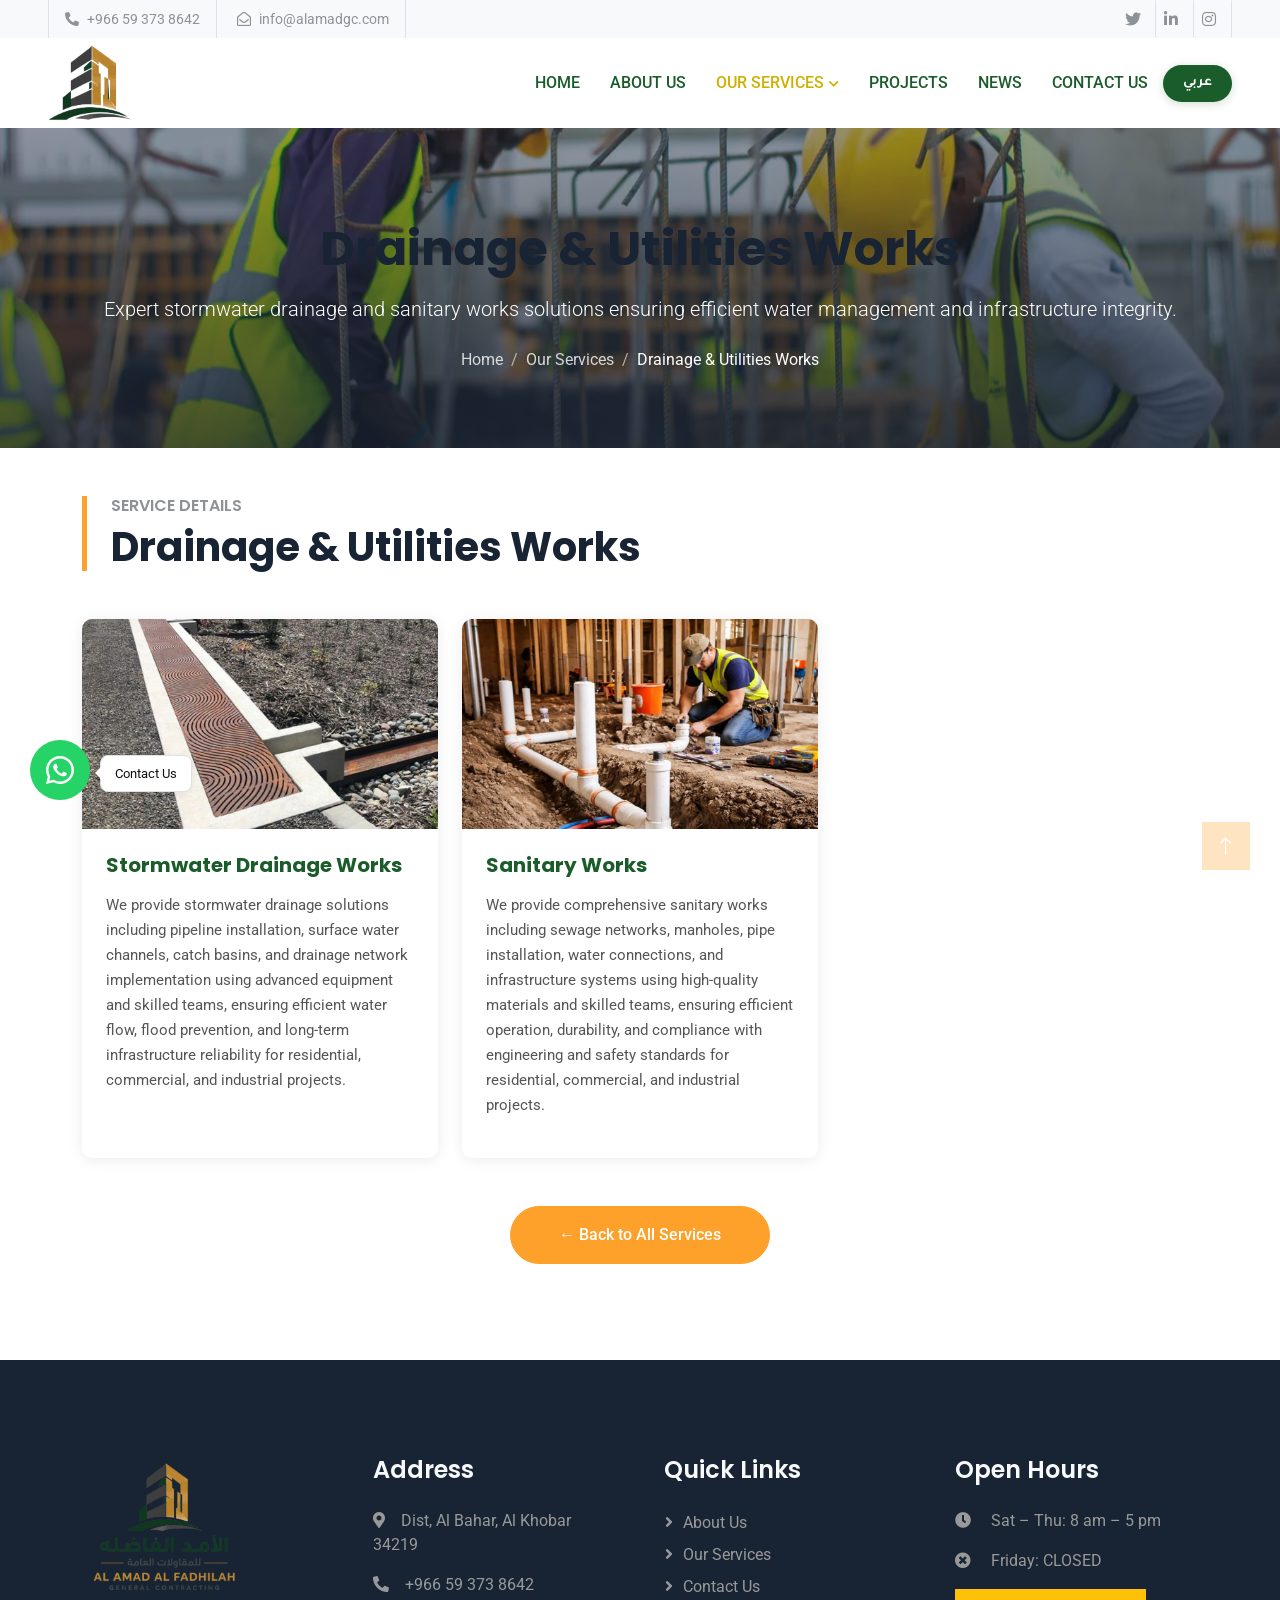
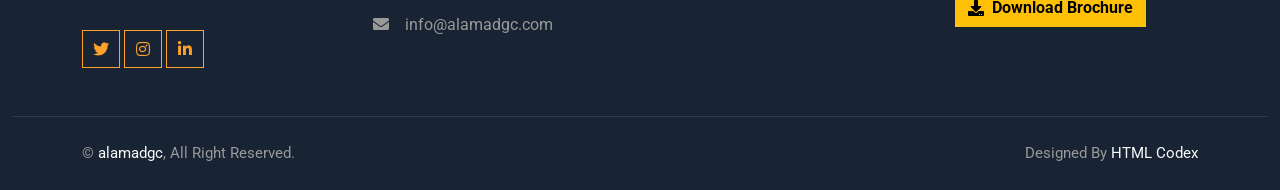
<file: service-drainage.html>
<!DOCTYPE html>
<!-- Google tag (gtag.js) -->
<script async src="https://www.googletagmanager.com/gtag/js?id=G-KEEFFVY0Z2"></script>
<script>
  window.dataLayer = window.dataLayer || [];
  function gtag(){dataLayer.push(arguments);}
  gtag('js', new Date());

  gtag('config', 'G-KEEFFVY0Z2');
</script>
<html lang="en" dir="ltr" id="htmlRoot">
<head>
    <link rel="icon" type="image/x-icon" href="favicon.ico">

    <meta charset="utf-8">
    <title>Drainage & Utilities Works | AL AMAD AL FADHILAH GENERAL CONTRACTING</title>
    <meta name="viewport" content="width=device-width, initial-scale=1.0">
    <meta name="description" content="Drainage & Utilities Works services by AL AMAD AL FADHILAH GENERAL CONTRACTING - Saudi Arabia's trusted general contracting company.">
    <meta name="description" lang="ar" content="خدمات أعمال الصرف والمرافق من شركة الأمد الفاضله للمقاولات العامة.">
    <meta property="og:title" content="Drainage & Utilities Works | AL AMAD AL FADHILAH GENERAL CONTRACTING">
    <meta property="og:description" content="Drainage & Utilities Works — professional construction and engineering services in Saudi Arabia.">
    <meta property="og:type" content="website">
    <link rel="canonical" href="https://www.alamadgc.com/service-4.html">
    <link href="img/favicon.ico" rel="icon">
    <link rel="preconnect" href="https://fonts.googleapis.com">
    <link rel="preconnect" href="https://fonts.gstatic.com" crossorigin>
    <link href="https://fonts.googleapis.com/css2?family=Roboto:wght@400;500&family=Poppins:wght@600;700&family=Tajawal:wght@400;500;700&display=swap" rel="stylesheet">
    <link href="https://cdnjs.cloudflare.com/ajax/libs/font-awesome/5.10.0/css/all.min.css" rel="stylesheet">
    <link href="https://cdn.jsdelivr.net/npm/bootstrap-icons@1.4.1/font/bootstrap-icons.css" rel="stylesheet">
    <link href="lib/animate/animate.min.css" rel="stylesheet">
    <link href="lib/owlcarousel/assets/owl.carousel.min.css" rel="stylesheet">
    <link href="css/bootstrap.min.css" rel="stylesheet">
    <link href="css/style.css" rel="stylesheet">
</head>
<body>
    <div id="spinner" class="show bg-white position-fixed translate-middle w-100 vh-100 top-50 start-50 d-flex align-items-center justify-content-center">
        <div class="spinner-grow text-primary" role="status"></div>
    </div>

    <div class="container-fluid bg-light p-0">
        <div class="row gx-0 d-none d-lg-flex">
            <div class="col-lg-7 px-5 text-start">
                <div class="h-100 d-inline-flex align-items-center border-start border-end px-3">
                    <small class="fa fa-phone-alt me-2"></small>
                    <small class="topbar-phone">+966 59 373 8642</small>
                </div>
                <div class="h-100 d-inline-flex align-items-center border-end px-3">
                    <small class="far fa-envelope-open me-2"></small>
                    <small>info@alamadgc.com</small>
                </div>
            </div>
            <div class="col-lg-5 px-5 text-end">
                <div class="h-100 d-inline-flex align-items-center">
                    <a class="btn btn-square border-end" href="https://x.com/alamadgc"><i class="fab fa-twitter"></i></a>
                    <a class="btn btn-square border-end" href="https://www.linkedin.com/company/alamadgc"><i class="fab fa-linkedin-in"></i></a>
                    <a class="btn btn-square border-end" href="https://www.instagram.com/alamadgc/?hl=en"><i class="fab fa-instagram"></i></a>
                </div>
            </div>
        </div>
    </div>

    <nav class="navbar navbar-expand-lg bg-white navbar-light sticky-top px-4 px-lg-5 py-lg-0">
        <a href="index.html" class="navbar-brand d-flex align-items-center">
            <img src="img/logo.webp" alt="Logo" style="height: 80px; margin-right: 20px;">
        </a>
        <button class="navbar-toggler" type="button" data-bs-toggle="offcanvas" data-bs-target="#mobileMenu" aria-controls="mobileMenu">
            <span class="navbar-toggler-icon"></span>
        </button>
        <div class="collapse navbar-collapse d-none d-lg-flex" id="navbarCollapse">
            <div class="navbar-nav ms-auto py-3 py-lg-0 align-items-center">
                <a href="index.html" class="nav-item nav-link" data-en="Home" data-ar="الرئيسية">Home</a>
                <a href="about.html" class="nav-item nav-link" data-en="About Us" data-ar="من نحن">About Us</a>
                <div class="nav-item nav-services-dropdown">
                    <span class="nav-link nav-services-btn active" id="servicesNavBtn">
                        <span data-en="Our Services" data-ar="خدماتنا">Our Services</span>
                        <i class="fas fa-chevron-down arrow-icon"></i>
                    </span>
                    <div class="dropdown-menu-services" id="servicesDropdown">
                        <a href="service.html"><span class="srv-icon"><i class="fas fa-th-large"></i></span><span data-en="All Services" data-ar="جميع الخدمات">All Services</span></a>
                        <a href="service-earthworks.html"><span class="srv-icon"><i class="fas fa-hard-hat"></i></span><span data-en="Earthworks &amp; Site Preparation" data-ar="أعمال الحفر وتهيئة المواقع">Earthworks &amp; Site Preparation</span></a>
                        <a href="service-structural.html"><span class="srv-icon"><i class="fas fa-building"></i></span><span data-en="Structural &amp; Concrete Works" data-ar="الأعمال الإنشائية والخرسانية">Structural &amp; Concrete Works</span></a>
                        <a href="service-roads.html"><span class="srv-icon"><i class="fas fa-road"></i></span><span data-en="Road Works &amp; Pavements" data-ar="أعمال الطرق والرصف">Road Works &amp; Pavements</span></a>
                        <a href="service-drainage.html"><span class="srv-icon"><i class="fas fa-water"></i></span><span data-en="Drainage &amp; Utilities Works" data-ar="أعمال الصرف والمرافق">Drainage &amp; Utilities Works</span></a>
                        <a href="service-electrical.html"><span class="srv-icon"><i class="fas fa-bolt"></i></span><span data-en="Electrical &amp; Low Current Systems" data-ar="الأنظمة الكهربائية والتيار الخفيف">Electrical &amp; Low Current Systems</span></a>
                        <a href="service-mechanical.html"><span class="srv-icon"><i class="fas fa-wind"></i></span><span data-en="Mechanical Systems" data-ar="الأنظمة الميكانيكية">Mechanical Systems</span></a>
                        <a href="service-landscape.html"><span class="srv-icon"><i class="fas fa-tree"></i></span><span data-en="Landscape &amp; Urban Elements" data-ar="المناظر الطبيعية والعناصر الحضرية">Landscape &amp; Urban Elements</span></a>
                        <a href="service-safety.html"><span class="srv-icon"><i class="fas fa-shield-alt"></i></span><span data-en="Safety &amp; Infrastructure Elements" data-ar="عناصر السلامة والبنية التحتية">Safety &amp; Infrastructure Elements</span></a>
                        <a href="service-finishing.html"><span class="srv-icon"><i class="fas fa-paint-roller"></i></span><span data-en="Finishing, Modular &amp; Renewable Works" data-ar="أعمال التشطيبات والوحدات الجاهزة والطاقة المتجددة">Finishing, Modular &amp; Renewable Works</span></a>
                    </div>
                </div>
                                <a href="projects.html" class="nav-item nav-link" data-en="Projects" data-ar="المشاريع">Projects</a>
                <a href="news.html" class="nav-item nav-link" data-en="News" data-ar="الأخبار">News</a>
                <a href="contact.html" class="nav-item nav-link" data-en="Contact Us" data-ar="تواصل معنا">Contact Us</a>
                <button onclick="toggleLang()" id="langBtn" class="lang-nav-link">
                    <span id="langBtnText">عربي</span>
                </button>
            </div>
        </div>
    </nav>

    <!-- Bootstrap Offcanvas Mobile Menu -->
    <div class="offcanvas offcanvas-end d-lg-none" tabindex="-1" id="mobileMenu" aria-labelledby="mobileMenuLabel">
        <div class="offcanvas-header border-bottom">
            <img src="img/logo.webp" alt="Logo" style="height:55px;">
            <button type="button" class="btn-close" data-bs-dismiss="offcanvas" aria-label="Close"></button>
        </div>
        <div class="offcanvas-body">
            <nav class="mobile-nav">
                <a href="index.html" class="mobile-nav-link" data-en="Home" data-ar="الرئيسية">Home</a>
                <a href="about.html" class="mobile-nav-link" data-en="About Us" data-ar="من نحن">About Us</a>
                <div class="mobile-services-wrap">
                    <button class="mobile-nav-link mobile-services-toggle w-100 text-start border-0 bg-transparent active" type="button" data-bs-toggle="collapse" data-bs-target="#mobileServicesMenu">
                        <span data-en="Our Services" data-ar="خدماتنا">Our Services</span>
                        <i class="fas fa-chevron-down ms-auto"></i>
                    </button>
                    <div class="collapse" id="mobileServicesMenu">
                        <div class="mobile-services-list">
                            <a href="service.html"><i class="fas fa-th-large me-2"></i><span data-en="All Services" data-ar="جميع الخدمات">All Services</span></a>
                            <a href="service-earthworks.html"><i class="fas fa-hard-hat me-2"></i><span data-en="Earthworks & Site Preparation" data-ar="أعمال الحفر وتهيئة المواقع">Earthworks & Site Preparation</span></a>
                            <a href="service-structural.html"><i class="fas fa-building me-2"></i><span data-en="Structural & Concrete Works" data-ar="الأعمال الإنشائية والخرسانية">Structural & Concrete Works</span></a>
                            <a href="service-roads.html"><i class="fas fa-road me-2"></i><span data-en="Road Works & Pavements" data-ar="أعمال الأرصفة والطرق">Road Works & Pavements</span></a>
                            <a href="service-drainage.html"><i class="fas fa-water me-2"></i><span data-en="Drainage & Utilities Works" data-ar="أعمال الصرف والمرافق">Drainage & Utilities Works</span></a>
                            <a href="service-electrical.html"><i class="fas fa-bolt me-2"></i><span data-en="Electrical & Low Current Systems" data-ar="الأنظمة الكهربائية والتيار الخفيف">Electrical & Low Current Systems</span></a>
                            <a href="service-mechanical.html"><i class="fas fa-wind me-2"></i><span data-en="Mechanical Systems" data-ar="الأنظمة الميكانيكية">Mechanical Systems</span></a>
                            <a href="service-landscape.html"><i class="fas fa-tree me-2"></i><span data-en="Landscape & Urban Elements" data-ar="المناظر الطبيعية والعناصر الحضرية">Landscape & Urban Elements</span></a>
                            <a href="service-safety.html"><i class="fas fa-shield-alt me-2"></i><span data-en="Safety & Infrastructure Elements" data-ar="عناصر السلامة والبنية التحتية">Safety & Infrastructure Elements</span></a>
                            <a href="service-finishing.html"><i class="fas fa-paint-roller me-2"></i><span data-en="Finishing, Modular & Renewable Works" data-ar="أعمال التشطيبات والوحدات الجاهزة والطاقة المتجددة">Finishing, Modular & Renewable Works</span></a>
                        </div>
                    </div>
                </div>
                                <a href="projects.html" class="mobile-nav-link" data-en="Projects" data-ar="المشاريع">Projects</a>
                <a href="news.html" class="mobile-nav-link" data-en="News" data-ar="الأخبار">News</a>
                <a href="contact.html" class="mobile-nav-link" data-en="Contact Us" data-ar="تواصل معنا">Contact Us</a>
                <div class="mt-3">
                    <button onclick="toggleLang()" class="lang-nav-link w-100 justify-content-center">
                        <span id="langBtnTextMobile">عربي</span>
                    </button>
                </div>
            </nav>
        </div>
    </div>

    <!-- Page Hero -->
    <div class="page-hero wow fadeIn" style="--hero-bg: url('img/service-4.webp')" data-wow-delay="0.1s">
        <div class="container text-center text-white">
            <h1 class="display-5 fw-bold mb-3" data-en="Drainage & Utilities Works" data-ar="أعمال الصرف والمرافق">Drainage & Utilities Works</h1>
            <p class="lead mb-4" data-en="Expert stormwater drainage and sanitary works solutions ensuring efficient water management and infrastructure integrity." data-ar="حلول متخصصة لتصريف مياه الأمطار والأعمال الصحية تضمن إدارة مياه فعّالة وسلامة البنية التحتية.">Expert stormwater drainage and sanitary works solutions ensuring efficient water management and infrastructure integrity.</p>
            <nav aria-label="breadcrumb">
                <ol class="breadcrumb justify-content-center">
                    <li class="breadcrumb-item"><a href="index.html" data-en="Home" data-ar="الرئيسية  /">Home</a></li>
                    <li class="breadcrumb-item"><a href="service.html" data-en="Our Services" data-ar="خدماتنا">Our Services</a></li>
                    <li class="breadcrumb-item active" data-en="Drainage & Utilities Works" data-ar="أعمال الصرف والمرافق">Drainage & Utilities Works</li>
                </ol>
            </nav>
        </div>
    </div>

    <!-- Sub Services -->
    <div class="container-xxl py-5">
        <div class="container">
            <div class="row g-5 mb-5">
                <div class="col-12 wow fadeInUp" data-wow-delay="0.1s">
                    <div class="border-start border-5 border-primary ps-4">
                        <h6 class="text-body text-uppercase mb-2" data-en="Service Details" data-ar="تفاصيل الخدمة">Service Details</h6>
                        <h2 class="display-6 mb-0" data-en="Drainage & Utilities Works" data-ar="أعمال الصرف والمرافق">Drainage & Utilities Works</h2>
                    </div>
                </div>
            </div>
            <div class="row g-4">

                <div class="col-lg-4 col-md-6 wow fadeInUp" data-wow-delay="0.1s">
                    <div class="sub-service-card">
                        <div class="sub-service-img">
                            <img class="img-fluid w-100" src="img/service-4-1.webp" alt="Stormwater Drainage Works" onerror="this.src='img/service-1.webp'">
                        </div>
                        <div class="sub-service-body p-4">
                            <h5 class="mb-3" data-en="Stormwater Drainage Works" data-ar="أعمال تصريف مياه الأمطار">Stormwater Drainage Works</h5>
                            <p data-en="We provide stormwater drainage solutions including pipeline installation, surface water channels, catch basins, and drainage network implementation using advanced equipment and skilled teams, ensuring efficient water flow, flood prevention, and long-term infrastructure reliability for residential, commercial, and industrial projects." data-ar="نقدّم اعمال تصريف مياه الأمطار وتشمل تركيب الأنابيب وقنوات تصريف المياه وغرف التجميع وتنفيذ شبكات التصريف باستخدام معدات متطورة وفِرق متخصصة، لضمان كفاءة تدفق المياه ومنع تجمعها وحماية البنية التحتية للمشاريع السكنية والتجارية والصناعية">Professional stormwater drainage services including pipelines, channels, and drainage systems designed to prevent water accumulation and protect infrastructure efficiently.</p>
                        </div>
                    </div>
                </div>
                <div class="col-lg-4 col-md-6 wow fadeInUp" data-wow-delay="0.2s">
                    <div class="sub-service-card">
                        <div class="sub-service-img">
                            <img class="img-fluid w-100" src="img/service-4-2.webp" alt="Sanitary Works" onerror="this.src='img/service-1.webp'">
                        </div>
                        <div class="sub-service-body p-4">
                            <h5 class="mb-3" data-en="Sanitary Works" data-ar="الأعمال الصحية">Sanitary Works</h5>
                            <p data-en="We provide comprehensive sanitary works including sewage networks, manholes, pipe installation, water connections, and infrastructure systems using high-quality materials and skilled teams, ensuring efficient operation, durability, and compliance with engineering and safety standards for residential, commercial, and industrial projects." data-ar="نقدّم أعمالاً صحية متكاملة تشمل شبكات الصرف الصحي وغرف التفتيش وتركيب الأنابيب والتوصيلات المائية وأنظمة البنية التحتية باستخدام مواد عالية الجودة وفِرق متخصصة، لضمان الكفاءة والمتانة والالتزام بالمعايير الهندسية ومعايير السلامة للمشاريع السكنية والتجارية والصناعية">Reliable sanitary works including sewage systems, pipelines, manholes, and infrastructure connections executed with precision to ensure efficiency, durability, and long-term performance.</p>
                        </div>
                    </div>
                </div>
            </div>

            <!-- Back Button -->
            <div class="row mt-5">
                <div class="col-12 text-center wow fadeInUp" data-wow-delay="0.1s">
                    <a href="service.html" class="btn btn-primary px-5 py-3 rounded-pill" data-en="← Back to All Services" data-ar="← العودة لجميع الخدمات">← Back to All Services</a>
                </div>
            </div>
        </div>
    </div>

    <div class="container-fluid bg-dark footer mt-5 pt-5 wow fadeIn" data-wow-delay="0.1s">
        <div class="container py-5">
            <div class="row g-5">
                <div class="col-lg-3 col-md-6">
                    <img src="img/about.webp" alt="AL AMAD AL FADHILAH Logo" style="height:150px;margin-right:20px;">
                    <p></p>
                    <div class="d-flex pt-2">
                        <a class="btn btn-square btn-outline-primary me-1" href="https://x.com/alamadgc"><i class="fab fa-twitter"></i></a>
                        <a class="btn btn-square btn-outline-primary me-1" href="https://www.instagram.com/alamadgc/?hl=en"><i class="fab fa-instagram"></i></a>
                        <a class="btn btn-square btn-outline-primary me-0" href="https://www.linkedin.com/company/alamadgc"><i class="fab fa-linkedin-in"></i></a>
                    </div>
                </div>
                <div class="col-lg-3 col-md-6">
                    <h4 class="text-light mb-4" data-en="Address" data-ar="العنوان">Address</h4>
                    <p><i class="fa fa-map-marker-alt me-3"></i><span data-en="Dist, Al Bahar, Al Khobar 34219" data-ar="حي البحر، الخبر 34219">Dist, Al Bahar,34219, Al Akhdar, Saudi Arabia</span></p>
                    <p><i class="fa fa-phone-alt me-3"></i><span style="direction:ltr; unicode-bidi:embed; display:inline-block;">+966 59 373 8642</span></p>
                    <p><i class="fa fa-envelope me-3"></i>info@alamadgc.com</p>
                </div>
                <div class="col-lg-3 col-md-6">
                    <h4 class="text-light mb-4" data-en="Quick Links" data-ar="روابط سريعة">Quick Links</h4>
                    <a class="btn btn-link" href="about.html" data-en="About Us" data-ar="من نحن">About Us</a>
                    <a class="btn btn-link" href="service.html" data-en="Our Services" data-ar="خدماتنا">Our Services</a>
                    <a class="btn btn-link" href="contact.html" data-en="Contact Us" data-ar="تواصل معنا">Contact Us</a>
                </div>
                <div class="col-lg-3 col-md-6">
                    <h4 class="text-light mb-4" data-en="Open Hours" data-ar="ساعات العمل">Open Hours</h4>
                    <p><i class="fa fa-clock me-3"></i>
                        <span data-en="Sat – Thu: 8 am – 5 pm" data-ar="السبت – الخميس: 8 ص – 5 م">Sat – Thu: 8 am – 5 pm</span>
                    </p>
                    <p><i class="fa fa-times-circle me-3"></i>
                        <span data-en="Friday: CLOSED" data-ar="الجمعة: مغلق">Friday: CLOSED</span>
                    </p>
                    <a href="Company-Profile.pdf" download class="btn btn-warning fw-bold mt-2 d-flex align-items-center gap-2" style="width:fit-content;">
                        <i class="fa fa-download"></i>
                        <span data-en="Download Brochure" data-ar="تحميل البروفايل">Download Brochure</span>
                    </a>
                </div>
            </div>
        </div>
        <div class="container-fluid copyright">
            <div class="container">
                <div class="row">
                    <div class="col-md-6 text-center text-md-start mb-3 mb-md-0">
                        &copy; <a href="#">alamadgc</a>, <span data-en="All Right Reserved." data-ar="جميع الحقوق محفوظة.">All Right Reserved.</span>
                    </div>
                    <div class="col-md-6 text-center text-md-end">
                        <span data-en="Designed By" data-ar="تصميم">Designed By</span> <a href="https://htmlcodex.com">HTML Codex</a>
                    </div>
                </div>
            </div>
        </div>
    </div>
    <a href="#" class="btn btn-lg btn-primary btn-lg-square back-to-top"><i class="bi bi-arrow-up"></i></a>
    <div class="wa-tooltip" id="waTooltip" data-en="Contact Us" data-ar="تواصل معنا">تواصل معنا</div>
    <a class="wa-btn" href="https://wa.me/966546082911" target="_blank" title="WhatsApp">
        <svg viewBox="0 0 32 32" xmlns="http://www.w3.org/2000/svg">
            <path d="M16 2C8.27 2 2 8.27 2 16c0 2.44.65 4.73 1.78 6.72L2 30l7.5-1.74A13.93 13.93 0 0 0 16 30c7.73 0 14-6.27 14-14S23.73 2 16 2zm0 25.5a11.44 11.44 0 0 1-5.85-1.6l-.42-.25-4.45 1.03 1.06-4.34-.28-.44A11.47 11.47 0 0 1 4.5 16C4.5 9.6 9.6 4.5 16 4.5S27.5 9.6 27.5 16 22.4 27.5 16 27.5zm6.3-8.6c-.34-.17-2.02-1-2.34-1.11-.31-.11-.54-.17-.77.17-.22.34-.87 1.11-1.07 1.34-.2.22-.39.25-.73.08-.34-.17-1.44-.53-2.74-1.69-1.01-.9-1.69-2.02-1.89-2.36-.2-.34-.02-.52.15-.69.15-.15.34-.4.51-.59.17-.2.22-.34.34-.57.11-.22.06-.42-.03-.59-.08-.17-.77-1.85-1.05-2.53-.28-.67-.56-.58-.77-.59h-.66c-.22 0-.59.08-.9.42-.31.34-1.17 1.14-1.17 2.78s1.2 3.22 1.37 3.44c.17.22 2.36 3.6 5.72 5.05.8.34 1.42.55 1.9.7.8.25 1.53.22 2.1.13.64-.09 2.02-.82 2.31-1.62.28-.8.28-1.48.2-1.62-.09-.14-.31-.22-.65-.39z"/>
        </svg>
    </a>

    <script src="https://code.jquery.com/jquery-3.4.1.min.js"></script>
    <script src="https://cdn.jsdelivr.net/npm/bootstrap@5.0.0/dist/js/bootstrap.bundle.min.js"></script>
    <script src="lib/wow/wow.min.js"></script>
    <script src="lib/easing/easing.min.js"></script>
    <script src="lib/waypoints/waypoints.min.js"></script>
    <script src="lib/owlcarousel/owl.carousel.min.js"></script>
    <script src="js/main.js"></script>
    <script>
        let currentLang = localStorage.getItem('siteLang') || 'en';

        document.addEventListener('DOMContentLoaded', function () {
            applyLang(currentLang);
        });

        function applyLang(lang) {
            const html = document.getElementById('htmlRoot');
            html.setAttribute('lang', lang === 'ar' ? 'ar' : 'en');
            html.setAttribute('dir', lang === 'ar' ? 'rtl' : 'ltr');

            document.querySelectorAll('[data-ar]').forEach(el => {
                el.textContent = lang === 'ar'
                    ? el.getAttribute('data-ar')
                    : el.getAttribute('data-en');
            });

            document.querySelectorAll('.topbar-phone, [dir="ltr"]').forEach(el => {
                if (el.id !== 'htmlRoot') el.setAttribute('dir', 'ltr');
            });

            // Update both desktop and mobile lang buttons
            ['langBtnText', 'langBtnTextMobile'].forEach(function(id) {
                var el = document.getElementById(id);
                if (el) el.textContent = lang === 'ar' ? 'English' : 'عربي';
            });

            document.body.style.fontFamily = lang === 'ar' ? "'Tajawal', sans-serif" : '';

            // RTL fix for offcanvas mobile menu
            var offcanvas = document.getElementById('mobileMenu');
            if (offcanvas) {
                offcanvas.setAttribute('dir', lang === 'ar' ? 'rtl' : 'ltr');
            }
        }

        function toggleLang() {
            currentLang = currentLang === 'en' ? 'ar' : 'en';
            localStorage.setItem('siteLang', currentLang);
            applyLang(currentLang);
        }
    </script>
</body>
</html>
</file>
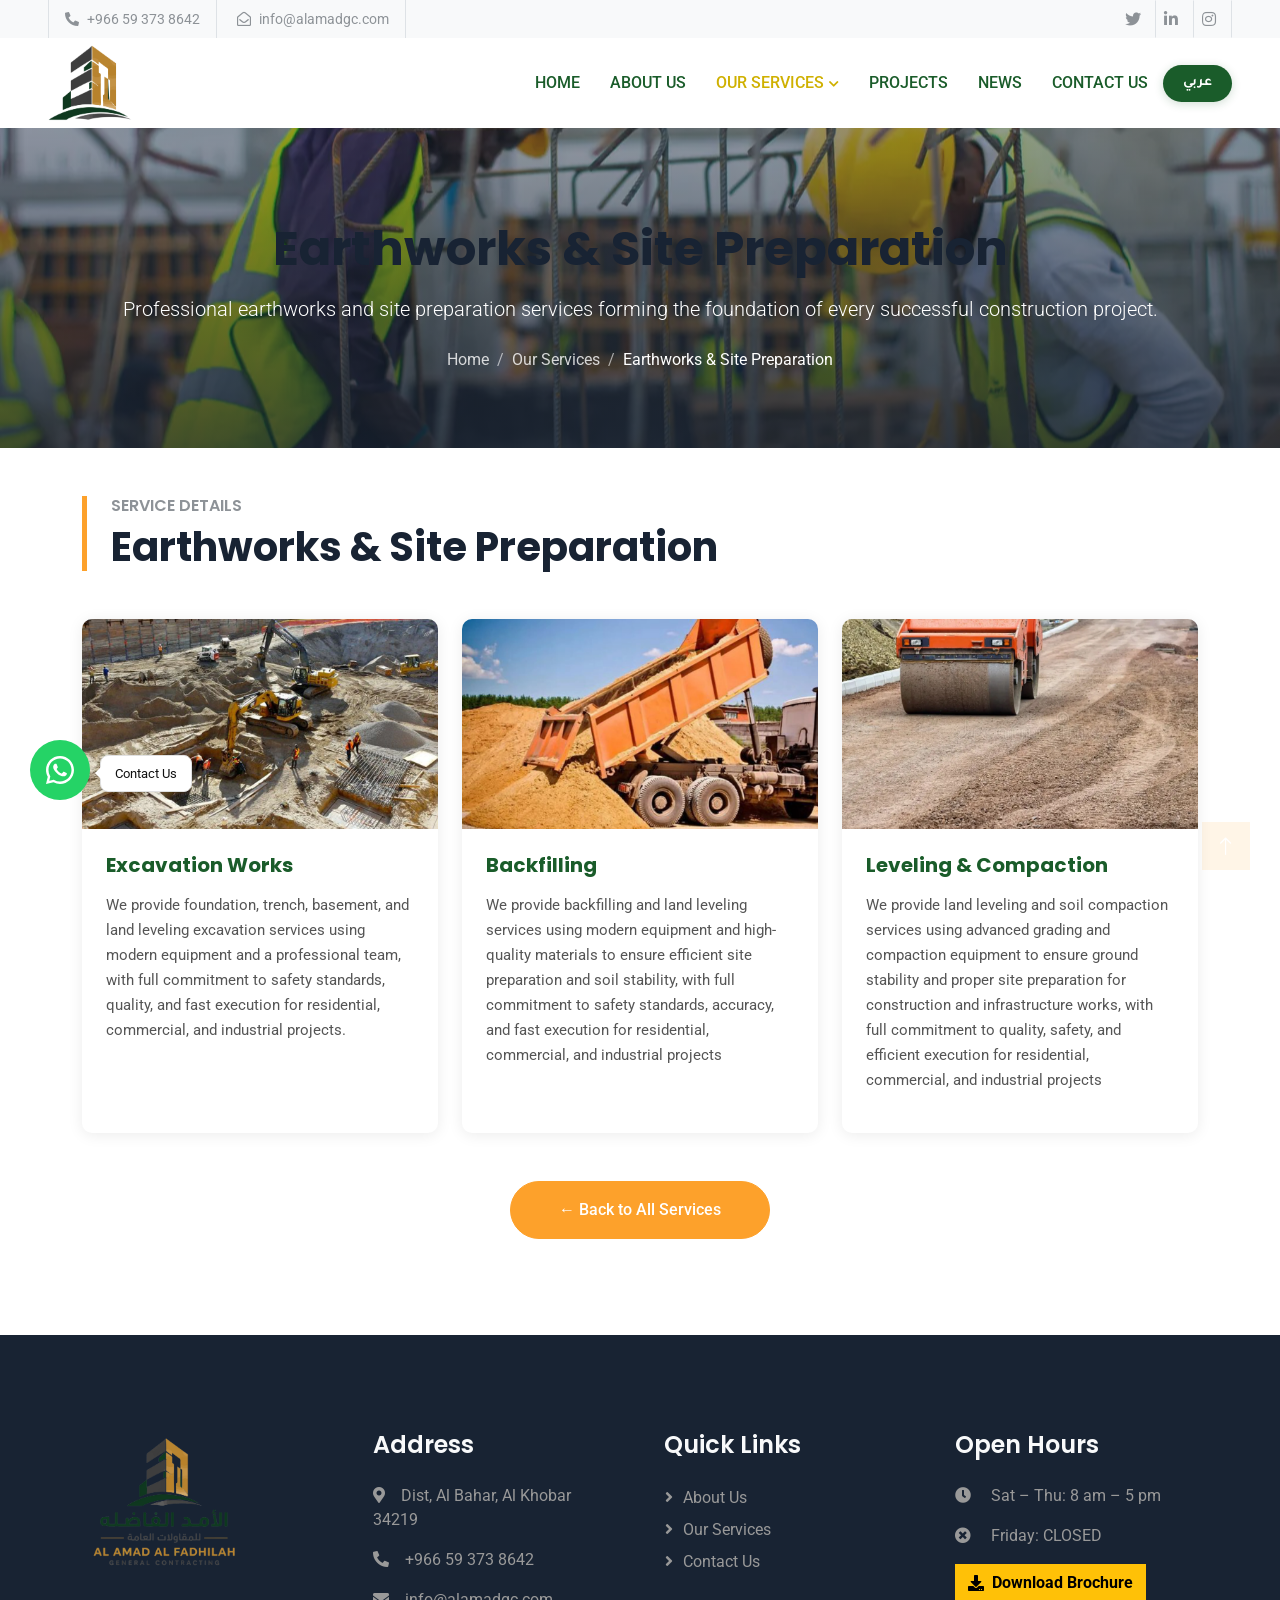
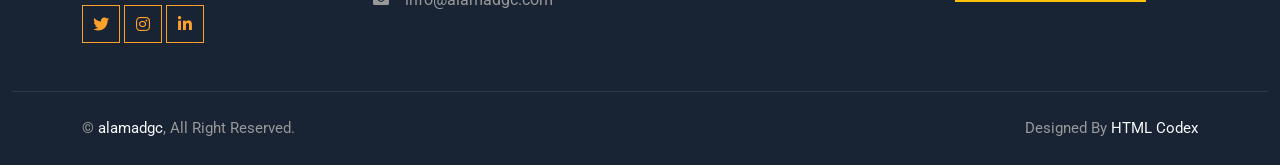
<file: service-earthworks.html>
<!DOCTYPE html>
<!-- Google tag (gtag.js) -->
<script async src="https://www.googletagmanager.com/gtag/js?id=G-KEEFFVY0Z2"></script>
<script>
  window.dataLayer = window.dataLayer || [];
  function gtag(){dataLayer.push(arguments);}
  gtag('js', new Date());

  gtag('config', 'G-KEEFFVY0Z2');
</script>
<html lang="en" dir="ltr" id="htmlRoot">
<head>
    <link rel="icon" type="image/x-icon" href="favicon.ico">

    <meta charset="utf-8">
    <title>Earthworks & Site Preparation | AL AMAD AL FADHILAH GENERAL CONTRACTING</title>
    <meta name="viewport" content="width=device-width, initial-scale=1.0">
    <meta name="description" content="Earthworks & Site Preparation services by AL AMAD AL FADHILAH GENERAL CONTRACTING - Saudi Arabia's trusted general contracting company.">
    <meta name="description" lang="ar" content="خدمات أعمال الحفر وتهيئة المواقع من شركة الأمد الفاضله للمقاولات العامة.">
    <meta property="og:title" content="Earthworks & Site Preparation | AL AMAD AL FADHILAH GENERAL CONTRACTING">
    <meta property="og:description" content="Earthworks & Site Preparation — professional construction and engineering services in Saudi Arabia.">
    <meta property="og:type" content="website">
    <link rel="canonical" href="https://www.alamadgc.com/service-1.html">
    <link href="img/favicon.ico" rel="icon">
    <link rel="preconnect" href="https://fonts.googleapis.com">
    <link rel="preconnect" href="https://fonts.gstatic.com" crossorigin>
    <link href="https://fonts.googleapis.com/css2?family=Roboto:wght@400;500&family=Poppins:wght@600;700&family=Tajawal:wght@400;500;700&display=swap" rel="stylesheet">
    <link href="https://cdnjs.cloudflare.com/ajax/libs/font-awesome/5.10.0/css/all.min.css" rel="stylesheet">
    <link href="https://cdn.jsdelivr.net/npm/bootstrap-icons@1.4.1/font/bootstrap-icons.css" rel="stylesheet">
    <link href="lib/animate/animate.min.css" rel="stylesheet">
    <link href="lib/owlcarousel/assets/owl.carousel.min.css" rel="stylesheet">
    <link href="css/bootstrap.min.css" rel="stylesheet">
    <link href="css/style.css" rel="stylesheet">
</head>
<body>
    <div id="spinner" class="show bg-white position-fixed translate-middle w-100 vh-100 top-50 start-50 d-flex align-items-center justify-content-center">
        <div class="spinner-grow text-primary" role="status"></div>
    </div>

    <div class="container-fluid bg-light p-0">
        <div class="row gx-0 d-none d-lg-flex">
            <div class="col-lg-7 px-5 text-start">
                <div class="h-100 d-inline-flex align-items-center border-start border-end px-3">
                    <small class="fa fa-phone-alt me-2"></small>
                    <small class="topbar-phone">+966 59 373 8642</small>
                </div>
                <div class="h-100 d-inline-flex align-items-center border-end px-3">
                    <small class="far fa-envelope-open me-2"></small>
                    <small>info@alamadgc.com</small>
                </div>
            </div>
            <div class="col-lg-5 px-5 text-end">
                <div class="h-100 d-inline-flex align-items-center">
                    <a class="btn btn-square border-end" href="https://x.com/alamadgc"><i class="fab fa-twitter"></i></a>
                    <a class="btn btn-square border-end" href="https://www.linkedin.com/company/alamadgc"><i class="fab fa-linkedin-in"></i></a>
                    <a class="btn btn-square border-end" href="https://www.instagram.com/alamadgc/?hl=en"><i class="fab fa-instagram"></i></a>
                </div>
            </div>
        </div>
    </div>

    <nav class="navbar navbar-expand-lg bg-white navbar-light sticky-top px-4 px-lg-5 py-lg-0">
        <a href="index.html" class="navbar-brand d-flex align-items-center">
            <img src="img/logo.webp" alt="Logo" style="height: 80px; margin-right: 20px;">
        </a>
        <button class="navbar-toggler" type="button" data-bs-toggle="offcanvas" data-bs-target="#mobileMenu" aria-controls="mobileMenu">
            <span class="navbar-toggler-icon"></span>
        </button>
        <div class="collapse navbar-collapse d-none d-lg-flex" id="navbarCollapse">
            <div class="navbar-nav ms-auto py-3 py-lg-0 align-items-center">
                <a href="index.html" class="nav-item nav-link" data-en="Home" data-ar="الرئيسية">Home</a>
                <a href="about.html" class="nav-item nav-link" data-en="About Us" data-ar="من نحن">About Us</a>
                <div class="nav-item nav-services-dropdown">
                    <span class="nav-link nav-services-btn active" id="servicesNavBtn">
                        <span data-en="Our Services" data-ar="خدماتنا">Our Services</span>
                        <i class="fas fa-chevron-down arrow-icon"></i>
                    </span>
                    <div class="dropdown-menu-services" id="servicesDropdown">
                        <a href="service.html"><span class="srv-icon"><i class="fas fa-th-large"></i></span><span data-en="All Services" data-ar="جميع الخدمات">All Services</span></a>
                        <a href="service-earthworks.html"><span class="srv-icon"><i class="fas fa-hard-hat"></i></span><span data-en="Earthworks &amp; Site Preparation" data-ar="أعمال الحفر وتهيئة المواقع">Earthworks &amp; Site Preparation</span></a>
                        <a href="service-structural.html"><span class="srv-icon"><i class="fas fa-building"></i></span><span data-en="Structural &amp; Concrete Works" data-ar="الأعمال الإنشائية والخرسانية">Structural &amp; Concrete Works</span></a>
                        <a href="service-roads.html"><span class="srv-icon"><i class="fas fa-road"></i></span><span data-en="Road Works &amp; Pavements" data-ar="أعمال الطرق والرصف">Road Works &amp; Pavements</span></a>
                        <a href="service-drainage.html"><span class="srv-icon"><i class="fas fa-water"></i></span><span data-en="Drainage &amp; Utilities Works" data-ar="أعمال الصرف والمرافق">Drainage &amp; Utilities Works</span></a>
                        <a href="service-electrical.html"><span class="srv-icon"><i class="fas fa-bolt"></i></span><span data-en="Electrical &amp; Low Current Systems" data-ar="الأنظمة الكهربائية والتيار الخفيف">Electrical &amp; Low Current Systems</span></a>
                        <a href="service-mechanical.html"><span class="srv-icon"><i class="fas fa-wind"></i></span><span data-en="Mechanical Systems" data-ar="الأنظمة الميكانيكية">Mechanical Systems</span></a>
                        <a href="service-landscape.html"><span class="srv-icon"><i class="fas fa-tree"></i></span><span data-en="Landscape &amp; Urban Elements" data-ar="المناظر الطبيعية والعناصر الحضرية">Landscape &amp; Urban Elements</span></a>
                        <a href="service-safety.html"><span class="srv-icon"><i class="fas fa-shield-alt"></i></span><span data-en="Safety &amp; Infrastructure Elements" data-ar="عناصر السلامة والبنية التحتية">Safety &amp; Infrastructure Elements</span></a>
                        <a href="service-finishing.html"><span class="srv-icon"><i class="fas fa-paint-roller"></i></span><span data-en="Finishing, Modular &amp; Renewable Works" data-ar="أعمال التشطيبات والوحدات الجاهزة والطاقة المتجددة">Finishing, Modular &amp; Renewable Works</span></a>
                    </div>
                </div>
                                <a href="projects.html" class="nav-item nav-link" data-en="Projects" data-ar="المشاريع">Projects</a>
                <a href="news.html" class="nav-item nav-link" data-en="News" data-ar="الأخبار">News</a>
                <a href="contact.html" class="nav-item nav-link" data-en="Contact Us" data-ar="تواصل معنا">Contact Us</a>
                <button onclick="toggleLang()" id="langBtn" class="lang-nav-link">
                    <span id="langBtnText">عربي</span>
                </button>
            </div>
        </div>
    </nav>

    <!-- Bootstrap Offcanvas Mobile Menu -->
    <div class="offcanvas offcanvas-end d-lg-none" tabindex="-1" id="mobileMenu" aria-labelledby="mobileMenuLabel">
        <div class="offcanvas-header border-bottom">
            <img src="img/logo.webp" alt="Logo" style="height:55px;">
            <button type="button" class="btn-close" data-bs-dismiss="offcanvas" aria-label="Close"></button>
        </div>
        <div class="offcanvas-body">
            <nav class="mobile-nav">
                <a href="index.html" class="mobile-nav-link" data-en="Home" data-ar="الرئيسية">Home</a>
                <a href="about.html" class="mobile-nav-link" data-en="About Us" data-ar="من نحن">About Us</a>
                <div class="mobile-services-wrap">
                    <button class="mobile-nav-link mobile-services-toggle w-100 text-start border-0 bg-transparent active" type="button" data-bs-toggle="collapse" data-bs-target="#mobileServicesMenu">
                        <span data-en="Our Services" data-ar="خدماتنا">Our Services</span>
                        <i class="fas fa-chevron-down ms-auto"></i>
                    </button>
                    <div class="collapse" id="mobileServicesMenu">
                        <div class="mobile-services-list">
                            <a href="service.html"><i class="fas fa-th-large me-2"></i><span data-en="All Services" data-ar="جميع الخدمات">All Services</span></a>
                            <a href="service-earthworks.html"><i class="fas fa-hard-hat me-2"></i><span data-en="Earthworks & Site Preparation" data-ar="أعمال الحفر وتهيئة المواقع">Earthworks & Site Preparation</span></a>
                            <a href="service-structural.html"><i class="fas fa-building me-2"></i><span data-en="Structural & Concrete Works" data-ar="الأعمال الإنشائية والخرسانية">Structural & Concrete Works</span></a>
                            <a href="service-roads.html"><i class="fas fa-road me-2"></i><span data-en="Road Works & Pavements" data-ar="أعمال الأرصفة والطرق">Road Works & Pavements</span></a>
                            <a href="service-drainage.html"><i class="fas fa-water me-2"></i><span data-en="Drainage & Utilities Works" data-ar="أعمال الصرف والمرافق">Drainage & Utilities Works</span></a>
                            <a href="service-electrical.html"><i class="fas fa-bolt me-2"></i><span data-en="Electrical & Low Current Systems" data-ar="الأنظمة الكهربائية والتيار الخفيف">Electrical & Low Current Systems</span></a>
                            <a href="service-mechanical.html"><i class="fas fa-wind me-2"></i><span data-en="Mechanical Systems" data-ar="الأنظمة الميكانيكية">Mechanical Systems</span></a>
                            <a href="service-landscape.html"><i class="fas fa-tree me-2"></i><span data-en="Landscape & Urban Elements" data-ar="المناظر الطبيعية والعناصر الحضرية">Landscape & Urban Elements</span></a>
                            <a href="service-safety.html"><i class="fas fa-shield-alt me-2"></i><span data-en="Safety & Infrastructure Elements" data-ar="عناصر السلامة والبنية التحتية">Safety & Infrastructure Elements</span></a>
                            <a href="service-finishing.html"><i class="fas fa-paint-roller me-2"></i><span data-en="Finishing, Modular & Renewable Works" data-ar="أعمال التشطيبات والوحدات الجاهزة والطاقة المتجددة">Finishing, Modular & Renewable Works</span></a>
                        </div>
                    </div>
                </div>
                                <a href="projects.html" class="mobile-nav-link" data-en="Projects" data-ar="المشاريع">Projects</a>
                <a href="news.html" class="mobile-nav-link" data-en="News" data-ar="الأخبار">News</a>
                <a href="contact.html" class="mobile-nav-link" data-en="Contact Us" data-ar="تواصل معنا">Contact Us</a>
                <div class="mt-3">
                    <button onclick="toggleLang()" class="lang-nav-link w-100 justify-content-center">
                        <span id="langBtnTextMobile">عربي</span>
                    </button>
                </div>
            </nav>
        </div>
    </div>

    <!-- Page Hero -->
    <div class="page-hero wow fadeIn" style="--hero-bg: url('img/service-1.webp')" data-wow-delay="0.1s">
        <div class="container text-center text-white">
            <h1 class="display-5 fw-bold mb-3" data-en="Earthworks & Site Preparation" data-ar="أعمال الحفر وتهيئة المواقع">Earthworks & Site Preparation</h1>
            <p class="lead mb-4" data-en="Professional earthworks and site preparation services forming the foundation of every successful construction project." data-ar="خدمات احترافية لأعمال الحفر وتهيئة المواقع، تشكّل أساس كل مشروع إنشائي ناجح.">Professional earthworks and site preparation services forming the foundation of every successful construction project.</p>
            <nav aria-label="breadcrumb">
                <ol class="breadcrumb justify-content-center">
                    <li class="breadcrumb-item"><a href="index.html" data-en="Home" data-ar="الرئيسية /">Home</a></li>
                    <li class="breadcrumb-item"><a href="service.html" data-en="Our Services" data-ar="خدماتنا">Our Services</a></li>
                    <li class="breadcrumb-item active" data-en="Earthworks & Site Preparation" data-ar="أعمال الحفر وتهيئة المواقع">Earthworks & Site Preparation</li>
                </ol>
            </nav>
        </div>
    </div>

    <!-- Sub Services -->
    <div class="container-xxl py-5">
        <div class="container">
            <div class="row g-5 mb-5">
                <div class="col-12 wow fadeInUp" data-wow-delay="0.1s">
                    <div class="border-start border-5 border-primary ps-4">
                        <h6 class="text-body text-uppercase mb-2" data-en="Service Details" data-ar="تفاصيل الخدمة">Service Details</h6>
                        <h2 class="display-6 mb-0" data-en="Earthworks & Site Preparation" data-ar="أعمال الحفر وتهيئة المواقع">Earthworks & Site Preparation</h2>
                    </div>
                </div>
            </div>
            <div class="row g-4">

                <div class="col-lg-4 col-md-6 wow fadeInUp" data-wow-delay="0.1s">
                    <div class="sub-service-card">
                        <div class="sub-service-img">
                            <img class="img-fluid w-100" src="img/service-1-1.webp" alt="Excavation Works" onerror="this.src='img/service-1.webp'">
                        </div>
                        <div class="sub-service-body p-4">
                            <h5 class="mb-3" data-en="Excavation Works" data-ar="أعمال الحفر">Excavation Works</h5>
                            <p data-en="We provide foundation, trench, basement, and land leveling excavation services using modern equipment and a professional team, with full commitment to safety standards, quality, and fast execution for residential, commercial, and industrial projects." data-ar="نقدّم خدمات حفر الأساسات والخنادق والأقبية وتسوية الأراضي باستخدام معدات حديثة وفريق محترف، مع الالتزام بمعايير السلامة والجودة وسرعة الإنجاز للمشاريع السكنية والتجارية والصناعية">Precise excavation services for foundations, trenches, and basements using modern heavy equipment to ensure accuracy and safety on every site.</p>
                        </div>
                    </div>
                </div>
                <div class="col-lg-4 col-md-6 wow fadeInUp" data-wow-delay="0.2s">
                    <div class="sub-service-card">
                        <div class="sub-service-img">
                            <img class="img-fluid w-100" src="img/service-1-2.webp" alt="Backfilling" onerror="this.src='img/service-1.webp'">
                        </div>
                        <div class="sub-service-body p-4">
                            <h5 class="mb-3" data-en="Backfilling" data-ar="أعمال الردم">Backfilling</h5>
                            <p data-en="We provide backfilling and land leveling services using modern equipment and high-quality materials to ensure efficient site preparation and soil stability, with full commitment to safety standards, accuracy, and fast execution for residential, commercial, and industrial projects" data-ar="نقدّم خدمات الردم وتسوية الأراضي باستخدام معدات حديثة ومواد عالية الجودة لضمان تجهيز المواقع بكفاءة واستقرار التربة، مع الالتزام بمعايير السلامة والدقة وسرعة التنفيذ للمشاريع السكنية والتجارية والصناعية">High-quality backfilling operations using suitable materials and controlled compaction techniques to achieve the required density and stability.</p>
                        </div>
                    </div>
                </div>
                <div class="col-lg-4 col-md-6 wow fadeInUp" data-wow-delay="0.3s">
                    <div class="sub-service-card">
                        <div class="sub-service-img">
                            <img class="img-fluid w-100" src="img/service-1-3.webp" alt="Leveling & Compaction" onerror="this.src='img/service-1.webp'">
                        </div>
                        <div class="sub-service-body p-4">
                            <h5 class="mb-3" data-en="Leveling & Compaction" data-ar="التسوية والدك">Leveling & Compaction</h5>
                            <p data-en="We provide land leveling and soil compaction services using advanced grading and compaction equipment to ensure ground stability and proper site preparation for construction and infrastructure works, with full commitment to quality, safety, and efficient execution for residential, commercial, and industrial projects" data-ar="نقدّم خدمات تسوية ودك التربة باستخدام معدات ومعدات ضغط حديثة لضمان استقرار الأرض وتجهيزها لأعمال البناء والبنية التحتية، مع الالتزام بمعايير الجودة والسلامة لتحقيق أفضل نتائج للمشاريع السكنية والتجارية والصناعية">Professional land leveling and soil compaction services to prepare solid, even surfaces ready for construction activities.</p>
                        </div>
                    </div>
                </div>
            </div>

            <!-- Back Button -->
            <div class="row mt-5">
                <div class="col-12 text-center wow fadeInUp" data-wow-delay="0.1s">
                    <a href="service.html" class="btn btn-primary px-5 py-3 rounded-pill" data-en="← Back to All Services" data-ar="← العودة لجميع الخدمات">← Back to All Services</a>
                </div>
            </div>
        </div>
    </div>

    <div class="container-fluid bg-dark footer mt-5 pt-5 wow fadeIn" data-wow-delay="0.1s">
        <div class="container py-5">
            <div class="row g-5">
                <div class="col-lg-3 col-md-6">
                    <img src="img/about.webp" alt="AL AMAD AL FADHILAH Logo" style="height:150px;margin-right:20px;">
                    <p></p>
                    <div class="d-flex pt-2">
                        <a class="btn btn-square btn-outline-primary me-1" href="https://x.com/alamadgc"><i class="fab fa-twitter"></i></a>
                        <a class="btn btn-square btn-outline-primary me-1" href="https://www.instagram.com/alamadgc/?hl=en"><i class="fab fa-instagram"></i></a>
                        <a class="btn btn-square btn-outline-primary me-0" href="https://www.linkedin.com/company/alamadgc"><i class="fab fa-linkedin-in"></i></a>
                    </div>
                </div>
                <div class="col-lg-3 col-md-6">
                    <h4 class="text-light mb-4" data-en="Address" data-ar="العنوان">Address</h4>
                    <p><i class="fa fa-map-marker-alt me-3"></i><span data-en="Dist, Al Bahar, Al Khobar 34219" data-ar="حي البحر، الخبر 34219">Dist, Al Bahar,34219, Al Akhdar, Saudi Arabia</span></p>
                    <p><i class="fa fa-phone-alt me-3"></i><span style="direction:ltr; unicode-bidi:embed; display:inline-block;">+966 59 373 8642</span></p>
                    <p><i class="fa fa-envelope me-3"></i>info@alamadgc.com</p>
                </div>
                <div class="col-lg-3 col-md-6">
                    <h4 class="text-light mb-4" data-en="Quick Links" data-ar="روابط سريعة">Quick Links</h4>
                    <a class="btn btn-link" href="about.html" data-en="About Us" data-ar="من نحن">About Us</a>
                    <a class="btn btn-link" href="service.html" data-en="Our Services" data-ar="خدماتنا">Our Services</a>
                    <a class="btn btn-link" href="contact.html" data-en="Contact Us" data-ar="تواصل معنا">Contact Us</a>
                </div>
                <div class="col-lg-3 col-md-6">
                    <h4 class="text-light mb-4" data-en="Open Hours" data-ar="ساعات العمل">Open Hours</h4>
                    <p><i class="fa fa-clock me-3"></i>
                        <span data-en="Sat – Thu: 8 am – 5 pm" data-ar="السبت – الخميس: 8 ص – 5 م">Sat – Thu: 8 am – 5 pm</span>
                    </p>
                    <p><i class="fa fa-times-circle me-3"></i>
                        <span data-en="Friday: CLOSED" data-ar="الجمعة: مغلق">Friday: CLOSED</span>
                    </p>
                    <a href="Company-Profile.pdf" download class="btn btn-warning fw-bold mt-2 d-flex align-items-center gap-2" style="width:fit-content;">
                        <i class="fa fa-download"></i>
                        <span data-en="Download Brochure" data-ar="تحميل البروفايل">Download Brochure</span>
                    </a>
                </div>
            </div>
        </div>
        <div class="container-fluid copyright">
            <div class="container">
                <div class="row">
                    <div class="col-md-6 text-center text-md-start mb-3 mb-md-0">
                        &copy; <a href="#">alamadgc</a>, <span data-en="All Right Reserved." data-ar="جميع الحقوق محفوظة.">All Right Reserved.</span>
                    </div>
                    <div class="col-md-6 text-center text-md-end">
                        <span data-en="Designed By" data-ar="تصميم">Designed By</span> <a href="https://htmlcodex.com">HTML Codex</a>
                    </div>
                </div>
            </div>
        </div>
    </div>
    <a href="#" class="btn btn-lg btn-primary btn-lg-square back-to-top"><i class="bi bi-arrow-up"></i></a>
   <div class="wa-tooltip" id="waTooltip" data-en="Contact Us" data-ar="تواصل معنا">تواصل معنا</div>
    <a class="wa-btn" href="https://wa.me/966546082911" target="_blank" title="WhatsApp">
        <svg viewBox="0 0 32 32" xmlns="http://www.w3.org/2000/svg">
            <path d="M16 2C8.27 2 2 8.27 2 16c0 2.44.65 4.73 1.78 6.72L2 30l7.5-1.74A13.93 13.93 0 0 0 16 30c7.73 0 14-6.27 14-14S23.73 2 16 2zm0 25.5a11.44 11.44 0 0 1-5.85-1.6l-.42-.25-4.45 1.03 1.06-4.34-.28-.44A11.47 11.47 0 0 1 4.5 16C4.5 9.6 9.6 4.5 16 4.5S27.5 9.6 27.5 16 22.4 27.5 16 27.5zm6.3-8.6c-.34-.17-2.02-1-2.34-1.11-.31-.11-.54-.17-.77.17-.22.34-.87 1.11-1.07 1.34-.2.22-.39.25-.73.08-.34-.17-1.44-.53-2.74-1.69-1.01-.9-1.69-2.02-1.89-2.36-.2-.34-.02-.52.15-.69.15-.15.34-.4.51-.59.17-.2.22-.34.34-.57.11-.22.06-.42-.03-.59-.08-.17-.77-1.85-1.05-2.53-.28-.67-.56-.58-.77-.59h-.66c-.22 0-.59.08-.9.42-.31.34-1.17 1.14-1.17 2.78s1.2 3.22 1.37 3.44c.17.22 2.36 3.6 5.72 5.05.8.34 1.42.55 1.9.7.8.25 1.53.22 2.1.13.64-.09 2.02-.82 2.31-1.62.28-.8.28-1.48.2-1.62-.09-.14-.31-.22-.65-.39z"/>
        </svg>
    </a>

    <script src="https://code.jquery.com/jquery-3.4.1.min.js"></script>
    <script src="https://cdn.jsdelivr.net/npm/bootstrap@5.0.0/dist/js/bootstrap.bundle.min.js"></script>
    <script src="lib/wow/wow.min.js"></script>
    <script src="lib/easing/easing.min.js"></script>
    <script src="lib/waypoints/waypoints.min.js"></script>
    <script src="lib/owlcarousel/owl.carousel.min.js"></script>
    <script src="js/main.js"></script>
    <script>
        let currentLang = localStorage.getItem('siteLang') || 'en';

        document.addEventListener('DOMContentLoaded', function () {
            applyLang(currentLang);
        });

        function applyLang(lang) {
            const html = document.getElementById('htmlRoot');
            html.setAttribute('lang', lang === 'ar' ? 'ar' : 'en');
            html.setAttribute('dir', lang === 'ar' ? 'rtl' : 'ltr');

            document.querySelectorAll('[data-ar]').forEach(el => {
                el.textContent = lang === 'ar'
                    ? el.getAttribute('data-ar')
                    : el.getAttribute('data-en');
            });

            document.querySelectorAll('.topbar-phone, [dir="ltr"]').forEach(el => {
                if (el.id !== 'htmlRoot') el.setAttribute('dir', 'ltr');
            });

            // Update both desktop and mobile lang buttons
            ['langBtnText', 'langBtnTextMobile'].forEach(function(id) {
                var el = document.getElementById(id);
                if (el) el.textContent = lang === 'ar' ? 'English' : 'عربي';
            });

            document.body.style.fontFamily = lang === 'ar' ? "'Tajawal', sans-serif" : '';

            // RTL fix for offcanvas mobile menu
            var offcanvas = document.getElementById('mobileMenu');
            if (offcanvas) {
                offcanvas.setAttribute('dir', lang === 'ar' ? 'rtl' : 'ltr');
            }
        }

        function toggleLang() {
            currentLang = currentLang === 'en' ? 'ar' : 'en';
            localStorage.setItem('siteLang', currentLang);
            applyLang(currentLang);
        }
    </script>
</body>
</html>
</file>
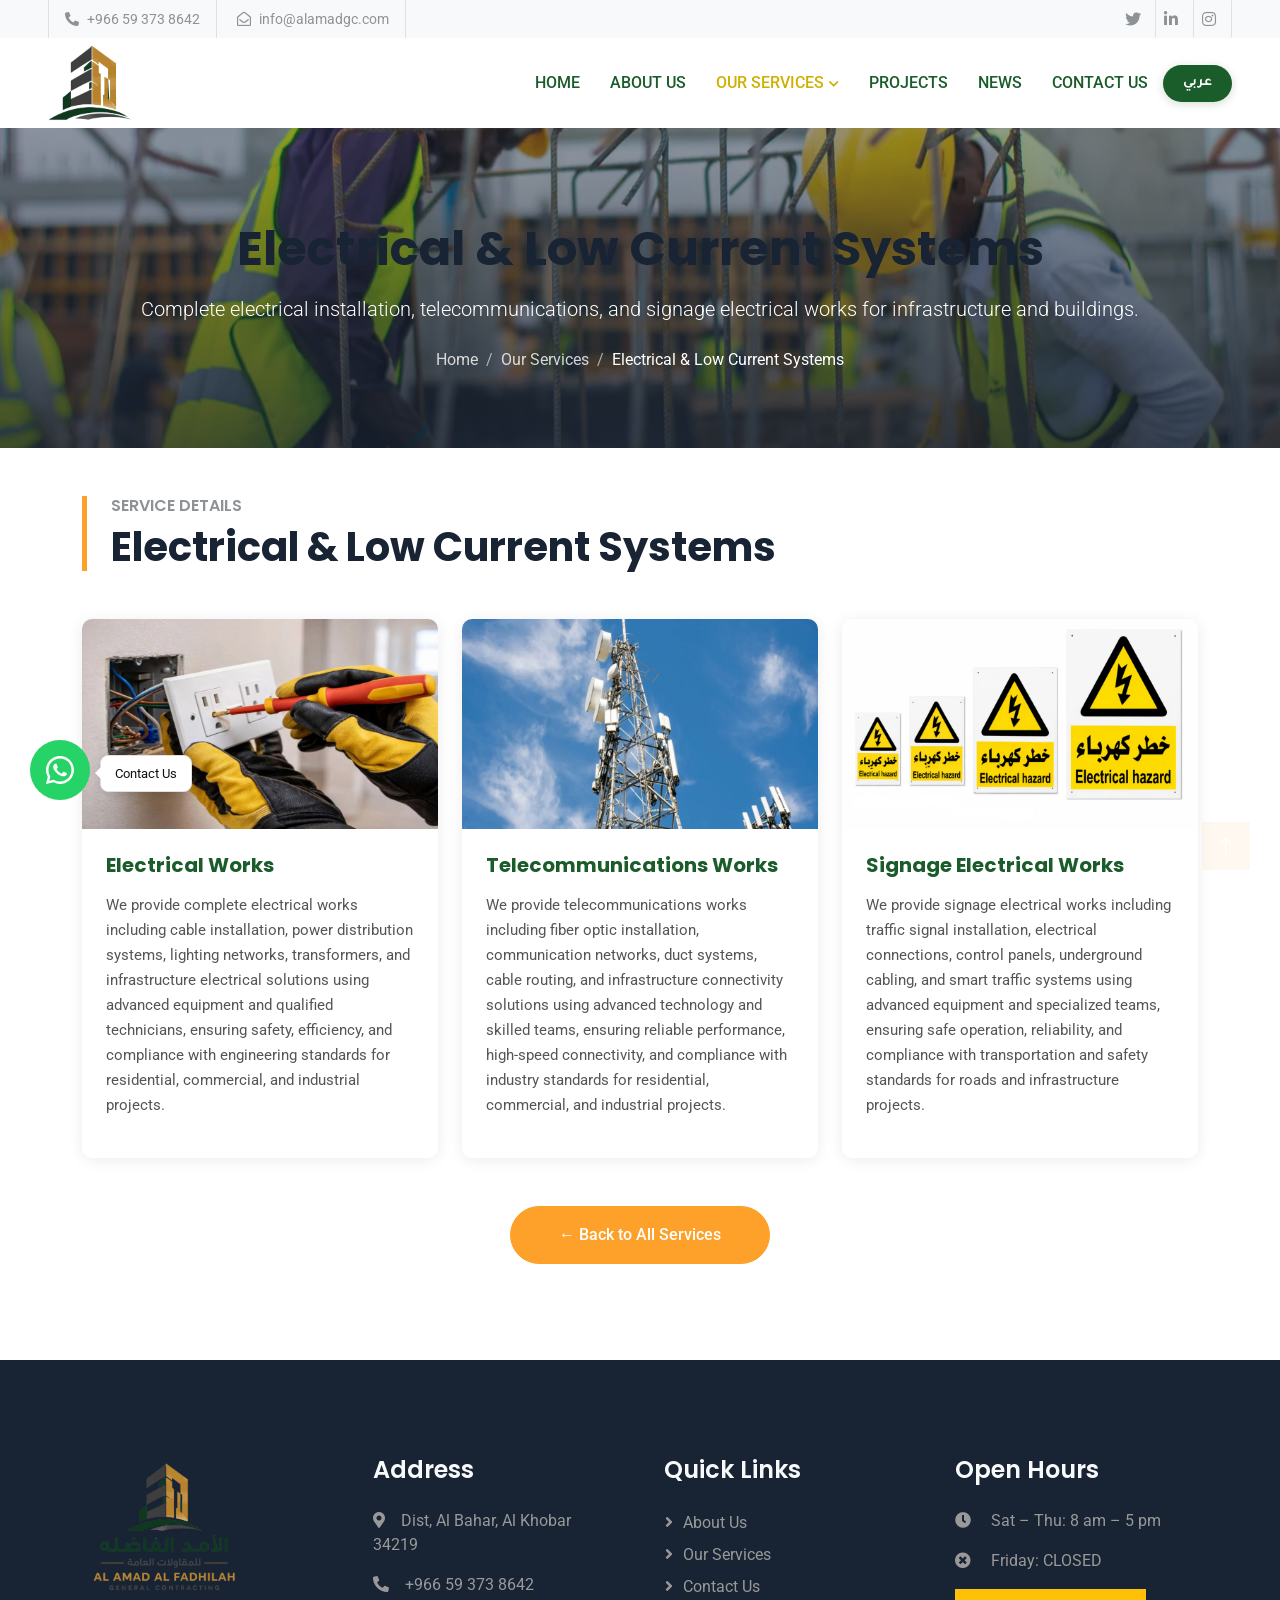
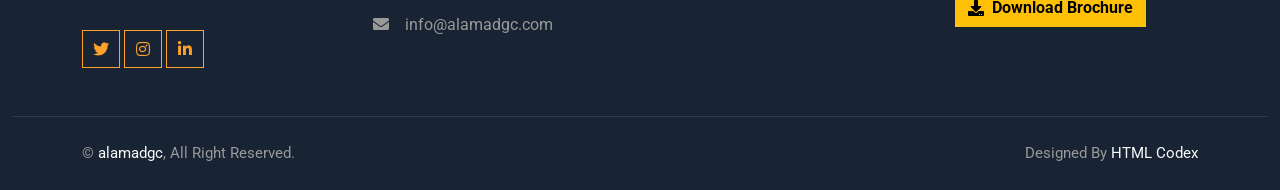
<file: service-electrical.html>
<!DOCTYPE html>
<!-- Google tag (gtag.js) -->
<script async src="https://www.googletagmanager.com/gtag/js?id=G-KEEFFVY0Z2"></script>
<script>
  window.dataLayer = window.dataLayer || [];
  function gtag(){dataLayer.push(arguments);}
  gtag('js', new Date());

  gtag('config', 'G-KEEFFVY0Z2');
</script>
<html lang="en" dir="ltr" id="htmlRoot">
<head>
    <link rel="icon" type="image/x-icon" href="favicon.ico">

    <meta charset="utf-8">
    <title>Electrical & Low Current Systems | AL AMAD AL FADHILAH GENERAL CONTRACTING</title>
    <meta name="viewport" content="width=device-width, initial-scale=1.0">
    <meta name="description" content="Electrical & Low Current Systems services by AL AMAD AL FADHILAH GENERAL CONTRACTING - Saudi Arabia's trusted general contracting company.">
    <meta name="description" lang="ar" content="خدمات الأنظمة الكهربائية والتيار الخفيف من شركة الأمد الفاضله للمقاولات العامة.">
    <meta property="og:title" content="Electrical & Low Current Systems | AL AMAD AL FADHILAH GENERAL CONTRACTING">
    <meta property="og:description" content="Electrical & Low Current Systems — professional construction and engineering services in Saudi Arabia.">
    <meta property="og:type" content="website">
    <link rel="canonical" href="https://www.alamadgc.com/service-5.html">
    <link href="img/favicon.ico" rel="icon">
    <link rel="preconnect" href="https://fonts.googleapis.com">
    <link rel="preconnect" href="https://fonts.gstatic.com" crossorigin>
    <link href="https://fonts.googleapis.com/css2?family=Roboto:wght@400;500&family=Poppins:wght@600;700&family=Tajawal:wght@400;500;700&display=swap" rel="stylesheet">
    <link href="https://cdnjs.cloudflare.com/ajax/libs/font-awesome/5.10.0/css/all.min.css" rel="stylesheet">
    <link href="https://cdn.jsdelivr.net/npm/bootstrap-icons@1.4.1/font/bootstrap-icons.css" rel="stylesheet">
    <link href="lib/animate/animate.min.css" rel="stylesheet">
    <link href="lib/owlcarousel/assets/owl.carousel.min.css" rel="stylesheet">
    <link href="css/bootstrap.min.css" rel="stylesheet">
    <link href="css/style.css" rel="stylesheet">
</head>
<body>
    <div id="spinner" class="show bg-white position-fixed translate-middle w-100 vh-100 top-50 start-50 d-flex align-items-center justify-content-center">
        <div class="spinner-grow text-primary" role="status"></div>
    </div>

    <div class="container-fluid bg-light p-0">
        <div class="row gx-0 d-none d-lg-flex">
            <div class="col-lg-7 px-5 text-start">
                <div class="h-100 d-inline-flex align-items-center border-start border-end px-3">
                    <small class="fa fa-phone-alt me-2"></small>
                    <small class="topbar-phone">+966 59 373 8642</small>
                </div>
                <div class="h-100 d-inline-flex align-items-center border-end px-3">
                    <small class="far fa-envelope-open me-2"></small>
                    <small>info@alamadgc.com</small>
                </div>
            </div>
            <div class="col-lg-5 px-5 text-end">
                <div class="h-100 d-inline-flex align-items-center">
                    <a class="btn btn-square border-end" href="https://x.com/alamadgc"><i class="fab fa-twitter"></i></a>
                    <a class="btn btn-square border-end" href="https://www.linkedin.com/company/alamadgc"><i class="fab fa-linkedin-in"></i></a>
                    <a class="btn btn-square border-end" href="https://www.instagram.com/alamadgc/?hl=en"><i class="fab fa-instagram"></i></a>
                </div>
            </div>
        </div>
    </div>

    <nav class="navbar navbar-expand-lg bg-white navbar-light sticky-top px-4 px-lg-5 py-lg-0">
        <a href="index.html" class="navbar-brand d-flex align-items-center">
            <img src="img/logo.webp" alt="Logo" style="height: 80px; margin-right: 20px;">
        </a>
        <button class="navbar-toggler" type="button" data-bs-toggle="offcanvas" data-bs-target="#mobileMenu" aria-controls="mobileMenu">
            <span class="navbar-toggler-icon"></span>
        </button>
        <div class="collapse navbar-collapse d-none d-lg-flex" id="navbarCollapse">
            <div class="navbar-nav ms-auto py-3 py-lg-0 align-items-center">
                <a href="index.html" class="nav-item nav-link" data-en="Home" data-ar="الرئيسية">Home</a>
                <a href="about.html" class="nav-item nav-link" data-en="About Us" data-ar="من نحن">About Us</a>
                <div class="nav-item nav-services-dropdown">
                    <span class="nav-link nav-services-btn active" id="servicesNavBtn">
                        <span data-en="Our Services" data-ar="خدماتنا">Our Services</span>
                        <i class="fas fa-chevron-down arrow-icon"></i>
                    </span>
                    <div class="dropdown-menu-services" id="servicesDropdown">
                        <a href="service.html"><span class="srv-icon"><i class="fas fa-th-large"></i></span><span data-en="All Services" data-ar="جميع الخدمات">All Services</span></a>
                        <a href="service-earthworks.html"><span class="srv-icon"><i class="fas fa-hard-hat"></i></span><span data-en="Earthworks &amp; Site Preparation" data-ar="أعمال الحفر وتهيئة المواقع">Earthworks &amp; Site Preparation</span></a>
                        <a href="service-structural.html"><span class="srv-icon"><i class="fas fa-building"></i></span><span data-en="Structural &amp; Concrete Works" data-ar="الأعمال الإنشائية والخرسانية">Structural &amp; Concrete Works</span></a>
                        <a href="service-roads.html"><span class="srv-icon"><i class="fas fa-road"></i></span><span data-en="Road Works &amp; Pavements" data-ar="أعمال الأرصفة والطرق">Road Works &amp; Pavements</span></a>
                        <a href="service-drainage.html"><span class="srv-icon"><i class="fas fa-water"></i></span><span data-en="Drainage &amp; Utilities Works" data-ar="أعمال الصرف والمرافق">Drainage &amp; Utilities Works</span></a>
                        <a href="service-electrical.html"><span class="srv-icon"><i class="fas fa-bolt"></i></span><span data-en="Electrical &amp; Low Current Systems" data-ar="الأنظمة الكهربائية والتيار الخفيف">Electrical &amp; Low Current Systems</span></a>
                        <a href="service-mechanical.html"><span class="srv-icon"><i class="fas fa-wind"></i></span><span data-en="Mechanical Systems" data-ar="الأنظمة الميكانيكية">Mechanical Systems</span></a>
                        <a href="service-landscape.html"><span class="srv-icon"><i class="fas fa-tree"></i></span><span data-en="Landscape &amp; Urban Elements" data-ar="المناظر الطبيعية والعناصر الحضرية">Landscape &amp; Urban Elements</span></a>
                        <a href="service-safety.html"><span class="srv-icon"><i class="fas fa-shield-alt"></i></span><span data-en="Safety &amp; Infrastructure Elements" data-ar="عناصر السلامة والبنية التحتية">Safety &amp; Infrastructure Elements</span></a>
                        <a href="service-finishing.html"><span class="srv-icon"><i class="fas fa-paint-roller"></i></span><span data-en="Finishing, Modular &amp; Renewable Works" data-ar="أعمال التشطيبات والوحدات الجاهزة والطاقة المتجددة">Finishing, Modular &amp; Renewable Works</span></a>
                    </div>
                </div>
                                <a href="projects.html" class="nav-item nav-link" data-en="Projects" data-ar="المشاريع">Projects</a>
                <a href="news.html" class="nav-item nav-link" data-en="News" data-ar="الأخبار">News</a>
                <a href="contact.html" class="nav-item nav-link" data-en="Contact Us" data-ar="تواصل معنا">Contact Us</a>
                <button onclick="toggleLang()" id="langBtn" class="lang-nav-link">
                    <span id="langBtnText">عربي</span>
                </button>
            </div>
        </div>
    </nav>

    <!-- Bootstrap Offcanvas Mobile Menu -->
    <div class="offcanvas offcanvas-end d-lg-none" tabindex="-1" id="mobileMenu" aria-labelledby="mobileMenuLabel">
        <div class="offcanvas-header border-bottom">
            <img src="img/logo.webp" alt="Logo" style="height:55px;">
            <button type="button" class="btn-close" data-bs-dismiss="offcanvas" aria-label="Close"></button>
        </div>
        <div class="offcanvas-body">
            <nav class="mobile-nav">
                <a href="index.html" class="mobile-nav-link" data-en="Home" data-ar="الرئيسية">Home</a>
                <a href="about.html" class="mobile-nav-link" data-en="About Us" data-ar="من نحن">About Us</a>
                <div class="mobile-services-wrap">
                    <button class="mobile-nav-link mobile-services-toggle w-100 text-start border-0 bg-transparent active" type="button" data-bs-toggle="collapse" data-bs-target="#mobileServicesMenu">
                        <span data-en="Our Services" data-ar="خدماتنا">Our Services</span>
                        <i class="fas fa-chevron-down ms-auto"></i>
                    </button>
                    <div class="collapse" id="mobileServicesMenu">
                        <div class="mobile-services-list">
                            <a href="service.html"><i class="fas fa-th-large me-2"></i><span data-en="All Services" data-ar="جميع الخدمات">All Services</span></a>
                            <a href="service-earthworks.html"><i class="fas fa-hard-hat me-2"></i><span data-en="Earthworks & Site Preparation" data-ar="أعمال الحفر وتهيئة المواقع">Earthworks & Site Preparation</span></a>
                            <a href="service-structural.html"><i class="fas fa-building me-2"></i><span data-en="Structural & Concrete Works" data-ar="الأعمال الإنشائية والخرسانية">Structural & Concrete Works</span></a>
                            <a href="service-roads.html"><i class="fas fa-road me-2"></i><span data-en="Road Works & Pavements" data-ar="أعمال الطرق والرصف">Road Works & Pavements</span></a>
                            <a href="service-drainage.html"><i class="fas fa-water me-2"></i><span data-en="Drainage & Utilities Works" data-ar="أعمال الصرف والمرافق">Drainage & Utilities Works</span></a>
                            <a href="service-electrical.html"><i class="fas fa-bolt me-2"></i><span data-en="Electrical & Low Current Systems" data-ar="الأنظمة الكهربائية والتيار الخفيف">Electrical & Low Current Systems</span></a>
                            <a href="service-mechanical.html"><i class="fas fa-wind me-2"></i><span data-en="Mechanical Systems" data-ar="الأنظمة الميكانيكية">Mechanical Systems</span></a>
                            <a href="service-landscape.html"><i class="fas fa-tree me-2"></i><span data-en="Landscape & Urban Elements" data-ar="المناظر الطبيعية والعناصر الحضرية">Landscape & Urban Elements</span></a>
                            <a href="service-safety.html"><i class="fas fa-shield-alt me-2"></i><span data-en="Safety & Infrastructure Elements" data-ar="عناصر السلامة والبنية التحتية">Safety & Infrastructure Elements</span></a>
                            <a href="service-finishing.html"><i class="fas fa-paint-roller me-2"></i><span data-en="Finishing, Modular & Renewable Works" data-ar="أعمال التشطيبات والوحدات الجاهزة والطاقة المتجددة">Finishing, Modular & Renewable Works</span></a>
                        </div>
                    </div>
                </div>
                                <a href="projects.html" class="mobile-nav-link" data-en="Projects" data-ar="المشاريع">Projects</a>
                <a href="news.html" class="mobile-nav-link" data-en="News" data-ar="الأخبار">News</a>
                <a href="contact.html" class="mobile-nav-link" data-en="Contact Us" data-ar="تواصل معنا">Contact Us</a>
                <div class="mt-3">
                    <button onclick="toggleLang()" class="lang-nav-link w-100 justify-content-center">
                        <span id="langBtnTextMobile">عربي</span>
                    </button>
                </div>
            </nav>
        </div>
    </div>

    <!-- Page Hero -->
    <div class="page-hero wow fadeIn" style="--hero-bg: url('img/service-5.webp')" data-wow-delay="0.1s">
        <div class="container text-center text-white">
            <h1 class="display-5 fw-bold mb-3" data-en="Electrical & Low Current Systems" data-ar="الأنظمة الكهربائية والتيار الخفيف">Electrical & Low Current Systems</h1>
            <p class="lead mb-4" data-en="Complete electrical installation, telecommunications, and signage electrical works for infrastructure and buildings." data-ar="أعمال كهربائية وأنظمة اتصالات وكهرباء للإشارات للبنية التحتية والمباني.">Complete electrical installation, telecommunications, and signage electrical works for infrastructure and buildings.</p>
            <nav aria-label="breadcrumb">
                <ol class="breadcrumb justify-content-center">
                    <li class="breadcrumb-item"><a href="index.html" data-en="Home" data-ar="الرئيسية /">Home</a></li>
                    <li class="breadcrumb-item"><a href="service.html" data-en="Our Services" data-ar="خدماتنا">Our Services</a></li>
                    <li class="breadcrumb-item active" data-en="Electrical & Low Current Systems" data-ar="الأنظمة الكهربائية والتيار الخفيف">Electrical & Low Current Systems</li>
                </ol>
            </nav>
        </div>
    </div>

    <!-- Sub Services -->
    <div class="container-xxl py-5">
        <div class="container">
            <div class="row g-5 mb-5">
                <div class="col-12 wow fadeInUp" data-wow-delay="0.1s">
                    <div class="border-start border-5 border-primary ps-4">
                        <h6 class="text-body text-uppercase mb-2" data-en="Service Details" data-ar="تفاصيل الخدمة">Service Details</h6>
                        <h2 class="display-6 mb-0" data-en="Electrical & Low Current Systems" data-ar="الأنظمة الكهربائية والتيار الخفيف">Electrical & Low Current Systems</h2>
                    </div>
                </div>
            </div>
            <div class="row g-4">

                <div class="col-lg-4 col-md-6 wow fadeInUp" data-wow-delay="0.1s">
                    <div class="sub-service-card">
                        <div class="sub-service-img">
                            <img class="img-fluid w-100" src="img/service-5-1.webp" alt="Electrical Works" onerror="this.src='img/service-1.webp'">
                        </div>
                        <div class="sub-service-body p-4">
                            <h5 class="mb-3" data-en="Electrical Works" data-ar="الأعمال الكهربائية">Electrical Works</h5>
                            <p data-en="We provide complete electrical works including cable installation, power distribution systems, lighting networks, transformers, and infrastructure electrical solutions using advanced equipment and qualified technicians, ensuring safety, efficiency, and compliance with engineering standards for residential, commercial, and industrial projects." data-ar="نقدّم أعمالاً كهربائية متكاملة تشمل تركيب الكابلات وأنظمة توزيع الطاقة وشبكات الإنارة والمحولات والحلول الكهربائية للبنية التحتية باستخدام معدات متطورة وفنيين متخصصين، لضمان السلامة والكفاءة والالتزام بالمعايير الهندسية للمشاريع السكنية والتجارية والصناعية">Professional electrical works including power distribution, lighting systems, cable installation, and infrastructure electrical solutions executed with precision, safety, and high operational efficiency.</p>
                        </div>
                    </div>
                </div>
                <div class="col-lg-4 col-md-6 wow fadeInUp" data-wow-delay="0.2s">
                    <div class="sub-service-card">
                        <div class="sub-service-img">
                            <img class="img-fluid w-100" src="img/service-5-2.webp" alt="Telecommunications Works" onerror="this.src='img/service-1.webp'">
                        </div>
                        <div class="sub-service-body p-4">
                            <h5 class="mb-3" data-en="Telecommunications Works" data-ar="أعمال الاتصالات">Telecommunications Works</h5>
                            <p data-en="We provide telecommunications works including fiber optic installation, communication networks, duct systems, cable routing, and infrastructure connectivity solutions using advanced technology and skilled teams, ensuring reliable performance, high-speed connectivity, and compliance with industry standards for residential, commercial, and industrial projects." data-ar="نقدّم أعمال الاتصالات وتشمل تركيب الألياف البصرية وشبكات الاتصالات وأنظمة الدكت وتمديد الكابلات وحلول البنية التحتية للاتصال باستخدام تقنيات حديثة وفِرق متخصصة، لضمان الأداء الموثوق وسرعة الاتصال والالتزام بالمعايير الفنية للمشاريع السكنية والتجارية والصناعية">Advanced telecommunications works including fiber optic networks, cable routing, and communication infrastructure solutions designed for reliable connectivity and efficient long-term performance.</p>
                        </div>
                    </div>
                </div>
                <div class="col-lg-4 col-md-6 wow fadeInUp" data-wow-delay="0.3s">
                    <div class="sub-service-card">
                        <div class="sub-service-img">
                            <img class="img-fluid w-100" src="img/service-5-3.webp" alt="Signage Electrical Works" onerror="this.src='img/service-1.webp'">
                        </div>
                        <div class="sub-service-body p-4">
                            <h5 class="mb-3" data-en="Signage Electrical Works" data-ar="الأعمال الكهربائية للإشارات">Signage Electrical Works</h5>
                           <p data-en="We provide signage electrical works including traffic signal installation, electrical connections, control panels, underground cabling, and smart traffic systems using advanced equipment and specialized teams, ensuring safe operation, reliability, and compliance with transportation and safety standards for roads and infrastructure projects." data-ar="نقدّم الأعمال الكهربائية للإشارات وتشمل تركيب الإشارات المرورية والتوصيلات الكهربائية ولوحات التحكم والتمديدات الأرضية وأنظمة المرور الذكية باستخدام معدات متطورة وفِرق متخصصة، لضمان التشغيل الآمن والموثوق والالتزام بمعايير النقل والسلامة لمشاريع الطرق والبنية التحتية">Professional signage electrical works including traffic signal systems, underground cabling, and control installations designed to ensure safety, operational efficiency, and reliable infrastructure performance.</p>
                        </div>
                    </div>
                </div>
            </div>

            <!-- Back Button -->
            <div class="row mt-5">
                <div class="col-12 text-center wow fadeInUp" data-wow-delay="0.1s">
                    <a href="service.html" class="btn btn-primary px-5 py-3 rounded-pill" data-en="← Back to All Services" data-ar="← العودة لجميع الخدمات">← Back to All Services</a>
                </div>
            </div>
        </div>
    </div>

    <div class="container-fluid bg-dark footer mt-5 pt-5 wow fadeIn" data-wow-delay="0.1s">
        <div class="container py-5">
            <div class="row g-5">
                <div class="col-lg-3 col-md-6">
                    <img src="img/about.webp" alt="AL AMAD AL FADHILAH Logo" style="height:150px;margin-right:20px;">
                    <p></p>
                    <div class="d-flex pt-2">
                        <a class="btn btn-square btn-outline-primary me-1" href="https://x.com/alamadgc"><i class="fab fa-twitter"></i></a>
                        <a class="btn btn-square btn-outline-primary me-1" href="https://www.instagram.com/alamadgc/?hl=en"><i class="fab fa-instagram"></i></a>
                        <a class="btn btn-square btn-outline-primary me-0" href="https://www.linkedin.com/company/alamadgc"><i class="fab fa-linkedin-in"></i></a>
                    </div>
                </div>
                <div class="col-lg-3 col-md-6">
                    <h4 class="text-light mb-4" data-en="Address" data-ar="العنوان">Address</h4>
                    <p><i class="fa fa-map-marker-alt me-3"></i><span data-en="Dist, Al Bahar, Al Khobar 34219" data-ar="حي البحر، الخبر 34219">Dist, Al Bahar,34219, Al Akhdar, Saudi Arabia</span></p>
                    <p><i class="fa fa-phone-alt me-3"></i><span style="direction:ltr; unicode-bidi:embed; display:inline-block;">+966 59 373 8642</span></p>
                    <p><i class="fa fa-envelope me-3"></i>info@alamadgc.com</p>
                </div>
                <div class="col-lg-3 col-md-6">
                    <h4 class="text-light mb-4" data-en="Quick Links" data-ar="روابط سريعة">Quick Links</h4>
                    <a class="btn btn-link" href="about.html" data-en="About Us" data-ar="من نحن">About Us</a>
                    <a class="btn btn-link" href="service.html" data-en="Our Services" data-ar="خدماتنا">Our Services</a>
                    <a class="btn btn-link" href="contact.html" data-en="Contact Us" data-ar="تواصل معنا">Contact Us</a>
                </div>
                <div class="col-lg-3 col-md-6">
                    <h4 class="text-light mb-4" data-en="Open Hours" data-ar="ساعات العمل">Open Hours</h4>
                    <p><i class="fa fa-clock me-3"></i>
                        <span data-en="Sat – Thu: 8 am – 5 pm" data-ar="السبت – الخميس: 8 ص – 5 م">Sat – Thu: 8 am – 5 pm</span>
                    </p>
                    <p><i class="fa fa-times-circle me-3"></i>
                        <span data-en="Friday: CLOSED" data-ar="الجمعة: مغلق">Friday: CLOSED</span>
                    </p>
                    <a href="Company-Profile.pdf" download class="btn btn-warning fw-bold mt-2 d-flex align-items-center gap-2" style="width:fit-content;">
                        <i class="fa fa-download"></i>
                        <span data-en="Download Brochure" data-ar="تحميل البروفايل">Download Brochure</span>
                    </a>
                </div>
            </div>
        </div>
        <div class="container-fluid copyright">
            <div class="container">
                <div class="row">
                    <div class="col-md-6 text-center text-md-start mb-3 mb-md-0">
                        &copy; <a href="#">alamadgc</a>, <span data-en="All Right Reserved." data-ar="جميع الحقوق محفوظة.">All Right Reserved.</span>
                    </div>
                    <div class="col-md-6 text-center text-md-end">
                        <span data-en="Designed By" data-ar="تصميم">Designed By</span> <a href="https://htmlcodex.com">HTML Codex</a>
                    </div>
                </div>
            </div>
        </div>
    </div>
    <a href="#" class="btn btn-lg btn-primary btn-lg-square back-to-top"><i class="bi bi-arrow-up"></i></a>
    <div class="wa-tooltip" id="waTooltip" data-en="Contact Us" data-ar="تواصل معنا">تواصل معنا</div>
    <a class="wa-btn" href="https://wa.me/966546082911" target="_blank" title="WhatsApp">
        <svg viewBox="0 0 32 32" xmlns="http://www.w3.org/2000/svg">
            <path d="M16 2C8.27 2 2 8.27 2 16c0 2.44.65 4.73 1.78 6.72L2 30l7.5-1.74A13.93 13.93 0 0 0 16 30c7.73 0 14-6.27 14-14S23.73 2 16 2zm0 25.5a11.44 11.44 0 0 1-5.85-1.6l-.42-.25-4.45 1.03 1.06-4.34-.28-.44A11.47 11.47 0 0 1 4.5 16C4.5 9.6 9.6 4.5 16 4.5S27.5 9.6 27.5 16 22.4 27.5 16 27.5zm6.3-8.6c-.34-.17-2.02-1-2.34-1.11-.31-.11-.54-.17-.77.17-.22.34-.87 1.11-1.07 1.34-.2.22-.39.25-.73.08-.34-.17-1.44-.53-2.74-1.69-1.01-.9-1.69-2.02-1.89-2.36-.2-.34-.02-.52.15-.69.15-.15.34-.4.51-.59.17-.2.22-.34.34-.57.11-.22.06-.42-.03-.59-.08-.17-.77-1.85-1.05-2.53-.28-.67-.56-.58-.77-.59h-.66c-.22 0-.59.08-.9.42-.31.34-1.17 1.14-1.17 2.78s1.2 3.22 1.37 3.44c.17.22 2.36 3.6 5.72 5.05.8.34 1.42.55 1.9.7.8.25 1.53.22 2.1.13.64-.09 2.02-.82 2.31-1.62.28-.8.28-1.48.2-1.62-.09-.14-.31-.22-.65-.39z"/>
        </svg>
    </a>

    <script src="https://code.jquery.com/jquery-3.4.1.min.js"></script>
    <script src="https://cdn.jsdelivr.net/npm/bootstrap@5.0.0/dist/js/bootstrap.bundle.min.js"></script>
    <script src="lib/wow/wow.min.js"></script>
    <script src="lib/easing/easing.min.js"></script>
    <script src="lib/waypoints/waypoints.min.js"></script>
    <script src="lib/owlcarousel/owl.carousel.min.js"></script>
    <script src="js/main.js"></script>
    <script>
        let currentLang = localStorage.getItem('siteLang') || 'en';

        document.addEventListener('DOMContentLoaded', function () {
            applyLang(currentLang);
        });

        function applyLang(lang) {
            const html = document.getElementById('htmlRoot');
            html.setAttribute('lang', lang === 'ar' ? 'ar' : 'en');
            html.setAttribute('dir', lang === 'ar' ? 'rtl' : 'ltr');

            document.querySelectorAll('[data-ar]').forEach(el => {
                el.textContent = lang === 'ar'
                    ? el.getAttribute('data-ar')
                    : el.getAttribute('data-en');
            });

            document.querySelectorAll('.topbar-phone, [dir="ltr"]').forEach(el => {
                if (el.id !== 'htmlRoot') el.setAttribute('dir', 'ltr');
            });

            // Update both desktop and mobile lang buttons
            ['langBtnText', 'langBtnTextMobile'].forEach(function(id) {
                var el = document.getElementById(id);
                if (el) el.textContent = lang === 'ar' ? 'English' : 'عربي';
            });

            document.body.style.fontFamily = lang === 'ar' ? "'Tajawal', sans-serif" : '';

            // RTL fix for offcanvas mobile menu
            var offcanvas = document.getElementById('mobileMenu');
            if (offcanvas) {
                offcanvas.setAttribute('dir', lang === 'ar' ? 'rtl' : 'ltr');
            }
        }

        function toggleLang() {
            currentLang = currentLang === 'en' ? 'ar' : 'en';
            localStorage.setItem('siteLang', currentLang);
            applyLang(currentLang);
        }
    </script>
</body>
</html>
</file>
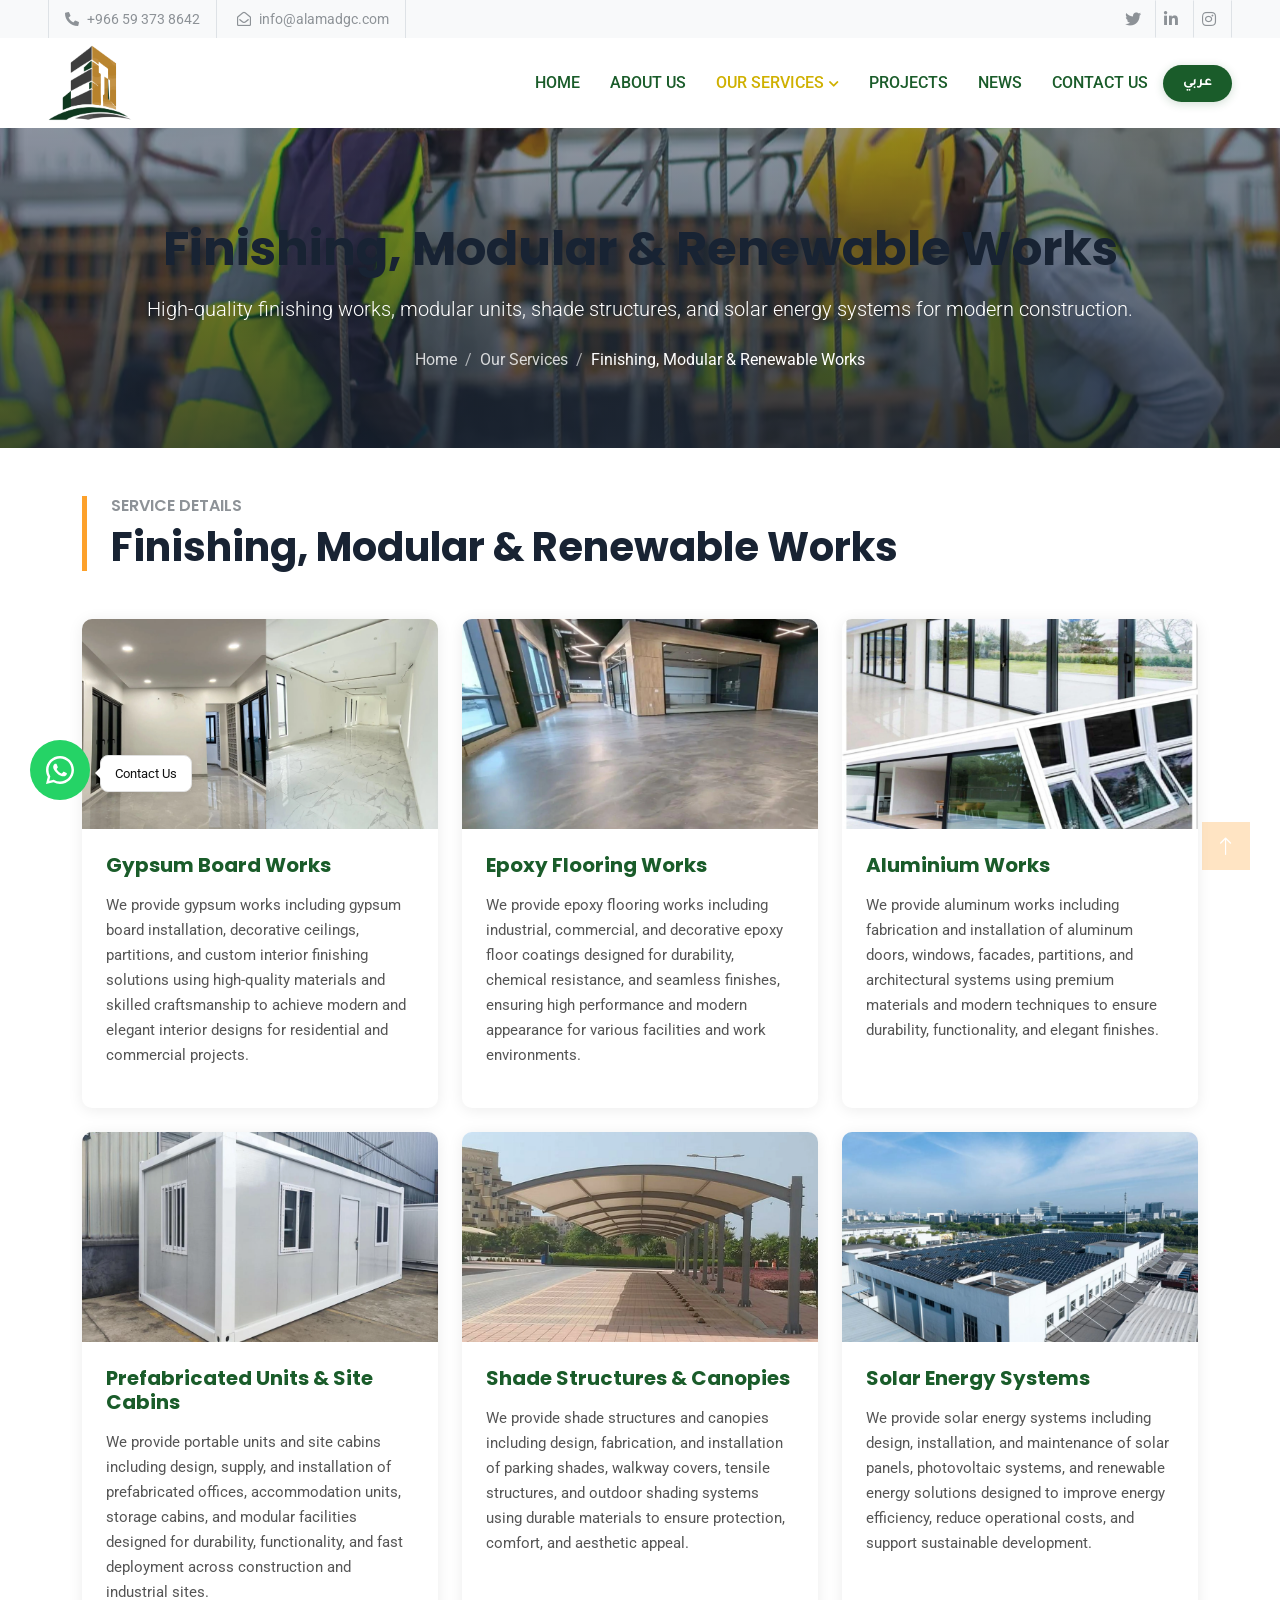
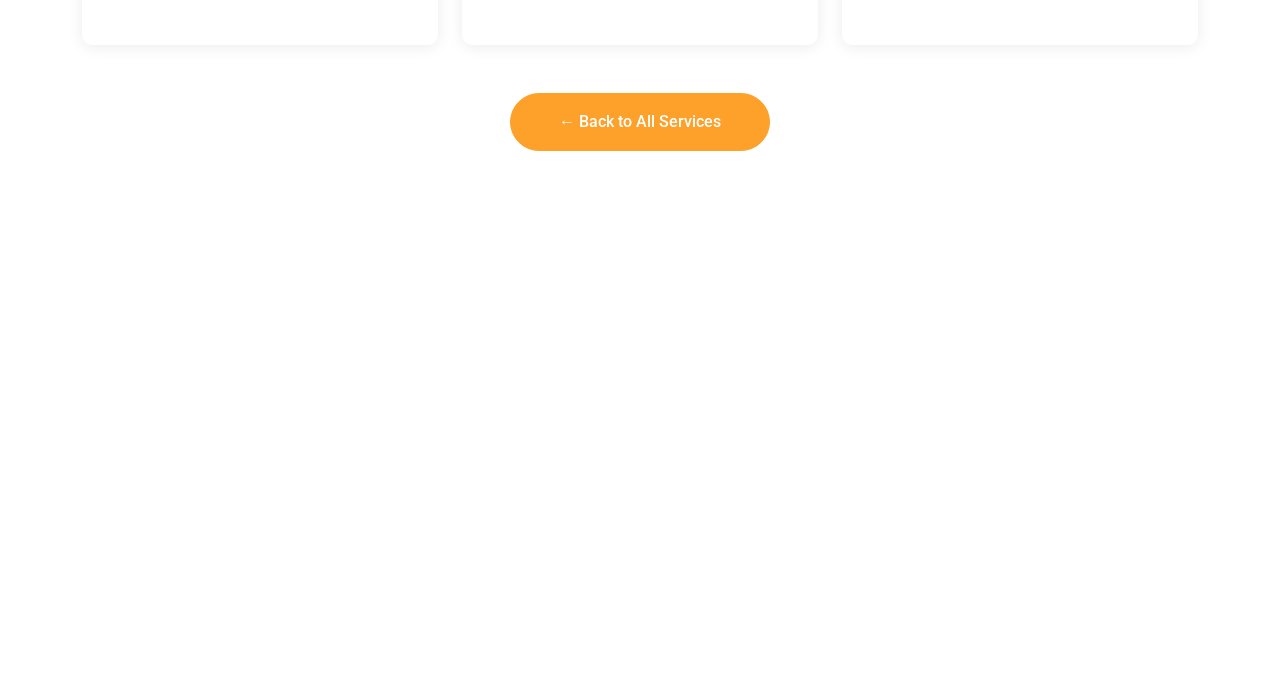
<file: service-finishing.html>
<!DOCTYPE html>
<!-- Google tag (gtag.js) -->
<script async src="https://www.googletagmanager.com/gtag/js?id=G-KEEFFVY0Z2"></script>
<script>
  window.dataLayer = window.dataLayer || [];
  function gtag(){dataLayer.push(arguments);}
  gtag('js', new Date());

  gtag('config', 'G-KEEFFVY0Z2');
</script>
<html lang="en" dir="ltr" id="htmlRoot">
<head>
    <link rel="icon" type="image/x-icon" href="favicon.ico">

    <meta charset="utf-8">
    <title>Finishing, Modular & Renewable Works | AL AMAD AL FADHILAH GENERAL CONTRACTING</title>
    <meta name="viewport" content="width=device-width, initial-scale=1.0">
    <meta name="description" content="Finishing, Modular & Renewable Works services by AL AMAD AL FADHILAH GENERAL CONTRACTING - Saudi Arabia's trusted general contracting company.">
    <meta name="description" lang="ar" content="خدمات أعمال التشطيبات والوحدات الجاهزة والطاقة المتجددة من شركة الأمد الفاضله للمقاولات العامة.">
    <meta property="og:title" content="Finishing, Modular & Renewable Works | AL AMAD AL FADHILAH GENERAL CONTRACTING">
    <meta property="og:description" content="Finishing, Modular & Renewable Works — professional construction and engineering services in Saudi Arabia.">
    <meta property="og:type" content="website">
    <link rel="canonical" href="https://www.alamadgc.com/service-9.html">
    <link href="img/favicon.ico" rel="icon">
    <link rel="preconnect" href="https://fonts.googleapis.com">
    <link rel="preconnect" href="https://fonts.gstatic.com" crossorigin>
    <link href="https://fonts.googleapis.com/css2?family=Roboto:wght@400;500&family=Poppins:wght@600;700&family=Tajawal:wght@400;500;700&display=swap" rel="stylesheet">
    <link href="https://cdnjs.cloudflare.com/ajax/libs/font-awesome/5.10.0/css/all.min.css" rel="stylesheet">
    <link href="https://cdn.jsdelivr.net/npm/bootstrap-icons@1.4.1/font/bootstrap-icons.css" rel="stylesheet">
    <link href="lib/animate/animate.min.css" rel="stylesheet">
    <link href="lib/owlcarousel/assets/owl.carousel.min.css" rel="stylesheet">
    <link href="css/bootstrap.min.css" rel="stylesheet">
    <link href="css/style.css" rel="stylesheet">
</head>
<body>
    <div id="spinner" class="show bg-white position-fixed translate-middle w-100 vh-100 top-50 start-50 d-flex align-items-center justify-content-center">
        <div class="spinner-grow text-primary" role="status"></div>
    </div>

    <div class="container-fluid bg-light p-0">
        <div class="row gx-0 d-none d-lg-flex">
            <div class="col-lg-7 px-5 text-start">
                <div class="h-100 d-inline-flex align-items-center border-start border-end px-3">
                    <small class="fa fa-phone-alt me-2"></small>
                    <small class="topbar-phone">+966 59 373 8642</small>
                </div>
                <div class="h-100 d-inline-flex align-items-center border-end px-3">
                    <small class="far fa-envelope-open me-2"></small>
                    <small>info@alamadgc.com</small>
                </div>
            </div>
            <div class="col-lg-5 px-5 text-end">
                <div class="h-100 d-inline-flex align-items-center">
                    <a class="btn btn-square border-end" href="https://x.com/alamadgc"><i class="fab fa-twitter"></i></a>
                    <a class="btn btn-square border-end" href="https://www.linkedin.com/company/alamadgc"><i class="fab fa-linkedin-in"></i></a>
                    <a class="btn btn-square border-end" href="https://www.instagram.com/alamadgc/?hl=en"><i class="fab fa-instagram"></i></a>
                </div>
            </div>
        </div>
    </div>

    <nav class="navbar navbar-expand-lg bg-white navbar-light sticky-top px-4 px-lg-5 py-lg-0">
        <a href="index.html" class="navbar-brand d-flex align-items-center">
            <img src="img/logo.webp" alt="Logo" style="height: 80px; margin-right: 20px;">
        </a>
        <button class="navbar-toggler" type="button" data-bs-toggle="offcanvas" data-bs-target="#mobileMenu" aria-controls="mobileMenu">
            <span class="navbar-toggler-icon"></span>
        </button>
        <div class="collapse navbar-collapse d-none d-lg-flex" id="navbarCollapse">
            <div class="navbar-nav ms-auto py-3 py-lg-0 align-items-center">
                <a href="index.html" class="nav-item nav-link" data-en="Home" data-ar="الرئيسية">Home</a>
                <a href="about.html" class="nav-item nav-link" data-en="About Us" data-ar="من نحن">About Us</a>
                <div class="nav-item nav-services-dropdown">
                    <span class="nav-link nav-services-btn active" id="servicesNavBtn">
                        <span data-en="Our Services" data-ar="خدماتنا">Our Services</span>
                        <i class="fas fa-chevron-down arrow-icon"></i>
                    </span>
                    <div class="dropdown-menu-services" id="servicesDropdown">
                        <a href="service.html"><span class="srv-icon"><i class="fas fa-th-large"></i></span><span data-en="All Services" data-ar="جميع الخدمات">All Services</span></a>
                        <a href="service-earthworks.html"><span class="srv-icon"><i class="fas fa-hard-hat"></i></span><span data-en="Earthworks &amp; Site Preparation" data-ar="أعمال الحفر وتهيئة المواقع">Earthworks &amp; Site Preparation</span></a>
                        <a href="service-structural.html"><span class="srv-icon"><i class="fas fa-building"></i></span><span data-en="Structural &amp; Concrete Works" data-ar="الأعمال الإنشائية والخرسانية">Structural &amp; Concrete Works</span></a>
                        <a href="service-roads.html"><span class="srv-icon"><i class="fas fa-road"></i></span><span data-en="Road Works &amp; Pavements" data-ar="أعمال الأرصفة والطرق">Road Works &amp; Pavements</span></a>
                        <a href="service-drainage.html"><span class="srv-icon"><i class="fas fa-water"></i></span><span data-en="Drainage &amp; Utilities Works" data-ar="أعمال الصرف والمرافق">Drainage &amp; Utilities Works</span></a>
                        <a href="service-electrical.html"><span class="srv-icon"><i class="fas fa-bolt"></i></span><span data-en="Electrical &amp; Low Current Systems" data-ar="الأنظمة الكهربائية والتيار الخفيف">Electrical &amp; Low Current Systems</span></a>
                        <a href="service-mechanical.html"><span class="srv-icon"><i class="fas fa-wind"></i></span><span data-en="Mechanical Systems" data-ar="الأنظمة الميكانيكية">Mechanical Systems</span></a>
                        <a href="service-landscape.html"><span class="srv-icon"><i class="fas fa-tree"></i></span><span data-en="Landscape &amp; Urban Elements" data-ar="المناظر الطبيعية والعناصر الحضرية">Landscape &amp; Urban Elements</span></a>
                        <a href="service-safety.html"><span class="srv-icon"><i class="fas fa-shield-alt"></i></span><span data-en="Safety &amp; Infrastructure Elements" data-ar="عناصر السلامة والبنية التحتية">Safety &amp; Infrastructure Elements</span></a>
                        <a href="service-finishing.html"><span class="srv-icon"><i class="fas fa-paint-roller"></i></span><span data-en="Finishing, Modular &amp; Renewable Works" data-ar="أعمال التشطيبات والوحدات الجاهزة والطاقة المتجددة">Finishing, Modular &amp; Renewable Works</span></a>
                    </div>
                </div>
                                <a href="projects.html" class="nav-item nav-link" data-en="Projects" data-ar="المشاريع">Projects</a>
                <a href="news.html" class="nav-item nav-link" data-en="News" data-ar="الأخبار">News</a>
                <a href="contact.html" class="nav-item nav-link" data-en="Contact Us" data-ar="تواصل معنا">Contact Us</a>
                <button onclick="toggleLang()" id="langBtn" class="lang-nav-link">
                    <span id="langBtnText">عربي</span>
                </button>
            </div>
        </div>
    </nav>

    <!-- Bootstrap Offcanvas Mobile Menu -->
    <div class="offcanvas offcanvas-end d-lg-none" tabindex="-1" id="mobileMenu" aria-labelledby="mobileMenuLabel">
        <div class="offcanvas-header border-bottom">
            <img src="img/logo.webp" alt="Logo" style="height:55px;">
            <button type="button" class="btn-close" data-bs-dismiss="offcanvas" aria-label="Close"></button>
        </div>
        <div class="offcanvas-body">
            <nav class="mobile-nav">
                <a href="index.html" class="mobile-nav-link" data-en="Home" data-ar="الرئيسية">Home</a>
                <a href="about.html" class="mobile-nav-link" data-en="About Us" data-ar="من نحن">About Us</a>
                <div class="mobile-services-wrap">
                    <button class="mobile-nav-link mobile-services-toggle w-100 text-start border-0 bg-transparent active" type="button" data-bs-toggle="collapse" data-bs-target="#mobileServicesMenu">
                        <span data-en="Our Services" data-ar="خدماتنا">Our Services</span>
                        <i class="fas fa-chevron-down ms-auto"></i>
                    </button>
                    <div class="collapse" id="mobileServicesMenu">
                        <div class="mobile-services-list">
                            <a href="service.html"><i class="fas fa-th-large me-2"></i><span data-en="All Services" data-ar="جميع الخدمات">All Services</span></a>
                            <a href="service-earthworks.html"><i class="fas fa-hard-hat me-2"></i><span data-en="Earthworks & Site Preparation" data-ar="أعمال الحفر وتهيئة المواقع">Earthworks & Site Preparation</span></a>
                            <a href="service-structural.html"><i class="fas fa-building me-2"></i><span data-en="Structural & Concrete Works" data-ar="الأعمال الإنشائية والخرسانية">Structural & Concrete Works</span></a>
                            <a href="service-roads.html"><i class="fas fa-road me-2"></i><span data-en="Road Works & Pavements" data-ar="أعمال الطرق والرصف">Road Works & Pavements</span></a>
                            <a href="service-drainage.html"><i class="fas fa-water me-2"></i><span data-en="Drainage & Utilities Works" data-ar="أعمال الصرف والمرافق">Drainage & Utilities Works</span></a>
                            <a href="service-electrical.html"><i class="fas fa-bolt me-2"></i><span data-en="Electrical & Low Current Systems" data-ar="الأنظمة الكهربائية والتيار الخفيف">Electrical & Low Current Systems</span></a>
                            <a href="service-mechanical.html"><i class="fas fa-wind me-2"></i><span data-en="Mechanical Systems" data-ar="الأنظمة الميكانيكية">Mechanical Systems</span></a>
                            <a href="service-landscape.html"><i class="fas fa-tree me-2"></i><span data-en="Landscape & Urban Elements" data-ar="المناظر الطبيعية والعناصر الحضرية">Landscape & Urban Elements</span></a>
                            <a href="service-safety.html"><i class="fas fa-shield-alt me-2"></i><span data-en="Safety & Infrastructure Elements" data-ar="عناصر السلامة والبنية التحتية">Safety & Infrastructure Elements</span></a>
                            <a href="service-finishing.html"><i class="fas fa-paint-roller me-2"></i><span data-en="Finishing, Modular & Renewable Works" data-ar="أعمال التشطيبات والوحدات الجاهزة والطاقة المتجددة">Finishing, Modular & Renewable Works</span></a>
                        </div>
                    </div>
                </div>
                                <a href="projects.html" class="mobile-nav-link" data-en="Projects" data-ar="المشاريع">Projects</a>
                <a href="news.html" class="mobile-nav-link" data-en="News" data-ar="الأخبار">News</a>
                <a href="contact.html" class="mobile-nav-link" data-en="Contact Us" data-ar="تواصل معنا">Contact Us</a>
                <div class="mt-3">
                    <button onclick="toggleLang()" class="lang-nav-link w-100 justify-content-center">
                        <span id="langBtnTextMobile">عربي</span>
                    </button>
                </div>
            </nav>
        </div>
    </div>

    <!-- Page Hero -->
    <div class="page-hero wow fadeIn" style="--hero-bg: url('img/service-9.webp')" data-wow-delay="0.1s">
        <div class="container text-center text-white">
            <h1 class="display-5 fw-bold mb-3" data-en="Finishing, Modular & Renewable Works" data-ar="أعمال التشطيبات والوحدات الجاهزة والطاقة المتجددة">Finishing, Modular & Renewable Works</h1>
            <p class="lead mb-4" data-en="High-quality finishing works, modular units, shade structures, and solar energy systems for modern construction." data-ar="أعمال تشطيبات عالية الجودة ووحدات جاهزة وهياكل الظل وأنظمة الطاقة الشمسية للإنشاء الحديث.">High-quality finishing works, modular units, shade structures, and solar energy systems for modern construction.</p>
            <nav aria-label="breadcrumb">
                <ol class="breadcrumb justify-content-center">
                    <li class="breadcrumb-item"><a href="index.html" data-en="Home" data-ar="الرئيسية /">Home</a></li>
                    <li class="breadcrumb-item"><a href="service.html" data-en="Our Services" data-ar="خدماتنا">Our Services</a></li>
                    <li class="breadcrumb-item active" data-en="Finishing, Modular & Renewable Works" data-ar="أعمال التشطيبات والوحدات الجاهزة والطاقة المتجددة">Finishing, Modular & Renewable Works</li>
                </ol>
            </nav>
        </div>
    </div>

    <!-- Sub Services -->
    <div class="container-xxl py-5">
        <div class="container">
            <div class="row g-5 mb-5">
                <div class="col-12 wow fadeInUp" data-wow-delay="0.1s">
                    <div class="border-start border-5 border-primary ps-4">
                        <h6 class="text-body text-uppercase mb-2" data-en="Service Details" data-ar="تفاصيل الخدمة">Service Details</h6>
                        <h2 class="display-6 mb-0" data-en="Finishing, Modular & Renewable Works" data-ar="أعمال التشطيبات والوحدات الجاهزة والطاقة المتجددة">Finishing, Modular & Renewable Works</h2>
                    </div>
                </div>
            </div>
            <div class="row g-4">

                <div class="col-lg-4 col-md-6 wow fadeInUp" data-wow-delay="0.1s">
                    <div class="sub-service-card">
                        <div class="sub-service-img">
                            <img class="img-fluid w-100" src="img/service-9-1.webp" alt="Gypsum Board Works" onerror="this.src='img/service-1.webp'">
                        </div>
                        <div class="sub-service-body p-4">
                            <h5 class="mb-3" data-en="Gypsum Board Works" data-ar="أعمال الجبس">Gypsum Board Works</h5>
                            <p data-en="We provide gypsum works including gypsum board installation, decorative ceilings, partitions, and custom interior finishing solutions using high-quality materials and skilled craftsmanship to achieve modern and elegant interior designs for residential and commercial projects." data-ar="نقدّم أعمال الجبس وتشمل تركيب الجبس بورد والأسقف الديكورية والقواطع الداخلية وحلول التشطيبات المخصصة باستخدام مواد عالية الجودة وحرفية متقنة لتحقيق تصاميم داخلية عصرية وأنيقة للمشاريع السكنية والتجارية">Professional gypsum works including ceilings, partitions, and decorative interior finishing solutions.</p>
                        </div>
                    </div>
                </div>
                <div class="col-lg-4 col-md-6 wow fadeInUp" data-wow-delay="0.2s">
                    <div class="sub-service-card">
                        <div class="sub-service-img">
                            <img class="img-fluid w-100" src="img/service-9-2.webp" alt="Epoxy Flooring Works" onerror="this.src='img/service-1.webp'">
                        </div>
                        <div class="sub-service-body p-4">
                            <h5 class="mb-3" data-en="Epoxy Flooring Works" data-ar="أعمال أرضيات الإيبوكسي">Epoxy Flooring Works</h5>
                            <p data-en="We provide epoxy flooring works including industrial, commercial, and decorative epoxy floor coatings designed for durability, chemical resistance, and seamless finishes, ensuring high performance and modern appearance for various facilities and work environments." data-ar="نقدّم أعمال أرضيات الإيبوكسي وتشمل تنفيذ الطلاءات الأرضية الصناعية والتجارية والديكورية المصممة لتحمل الاستخدام العالي ومقاومة المواد الكيميائية وتوفير تشطيبات عصرية متينة لمختلف المنشآت وبيئات العمل">High-quality epoxy flooring solutions designed for durability, protection, and modern seamless finishes.</p>
                        </div>
                    </div>
                </div>
                <div class="col-lg-4 col-md-6 wow fadeInUp" data-wow-delay="0.3s">
                    <div class="sub-service-card">
                        <div class="sub-service-img">
                            <img class="img-fluid w-100" src="img/service-9-3.webp" alt="Aluminium Works" onerror="this.src='img/service-1.webp'">
                        </div>
                        <div class="sub-service-body p-4">
                            <h5 class="mb-3" data-en="Aluminium Works" data-ar="الأعمال الألمنيوم">Aluminium Works</h5>
                            <p data-en="We provide aluminum works including fabrication and installation of aluminum doors, windows, facades, partitions, and architectural systems using premium materials and modern techniques to ensure durability, functionality, and elegant finishes." data-ar="نقدّم أعمال الألمنيوم وتشمل تصنيع وتركيب الأبواب والنوافذ والواجهات والقواطع والأنظمة المعمارية باستخدام مواد عالية الجودة وتقنيات حديثة لضمان المتانة والكفاءة والتشطيبات الأنيقة">Professional aluminum works including architectural facades, windows, doors, and custom aluminum solutions.</p>
                        </div>
                    </div>
                </div>
                <div class="col-lg-4 col-md-6 wow fadeInUp" data-wow-delay="0.1s">
                    <div class="sub-service-card">
                        <div class="sub-service-img">
                            <img class="img-fluid w-100" src="img/service-9-4.webp" alt="Prefabricated Units & Site Cabins" onerror="this.src='img/service-1.webp'">
                        </div>
                        <div class="sub-service-body p-4">
                            <h5 class="mb-3" data-en="Prefabricated Units & Site Cabins" data-ar="الوحدات الجاهزة وكبائن المواقع">Prefabricated Units & Site Cabins</h5>
                            <p data-en="We provide portable units and site cabins including design, supply, and installation of prefabricated offices, accommodation units, storage cabins, and modular facilities designed for durability, functionality, and fast deployment across construction and industrial sites." data-ar="نقدّم الوحدات الجاهزة وكبائن المواقع وتشمل تصميم وتوريد وتركيب المكاتب الجاهزة ووحدات السكن وكبائن التخزين والمرافق المتنقلة المصممة للمتانة وسرعة التشغيل في المواقع الإنشائية والصناعية">Portable units and site cabins designed for efficient, durable, and flexible site operations.</p>
                        </div>
                    </div>
                </div>
                <div class="col-lg-4 col-md-6 wow fadeInUp" data-wow-delay="0.2s">
                    <div class="sub-service-card">
                        <div class="sub-service-img">
                            <img class="img-fluid w-100" src="img/service-9-5.webp" alt="Shade Structures & Canopies" onerror="this.src='img/service-1.webp'">
                        </div>
                        <div class="sub-service-body p-4">
                            <h5 class="mb-3" data-en="Shade Structures & Canopies" data-ar="هياكل الظل والمظلات">Shade Structures & Canopies</h5>
                            <p data-en="We provide shade structures and canopies including design, fabrication, and installation of parking shades, walkway covers, tensile structures, and outdoor shading systems using durable materials to ensure protection, comfort, and aesthetic appeal." data-ar="نقدّم هياكل الظل والمظلات وتشمل تصميم وتصنيع وتركيب مظلات المواقف والممرات والهياكل الشدية وأنظمة التظليل الخارجية باستخدام مواد متينة لضمان الحماية والراحة والمظهر الجمالي">Durable shade structures and canopy solutions designed for protection, comfort, and modern outdoor aesthetics.</p>
                        </div>
                    </div>
                </div>
                <div class="col-lg-4 col-md-6 wow fadeInUp" data-wow-delay="0.3s">
                    <div class="sub-service-card">
                        <div class="sub-service-img">
                            <img class="img-fluid w-100" src="img/service-9-6.webp" alt="Solar Energy Systems" onerror="this.src='img/service-1.webp'">
                        </div>
                        <div class="sub-service-body p-4">
                            <h5 class="mb-3" data-en="Solar Energy Systems" data-ar="أنظمة الطاقة الشمسية">Solar Energy Systems</h5>
                            <p data-en="We provide solar energy systems including design, installation, and maintenance of solar panels, photovoltaic systems, and renewable energy solutions designed to improve energy efficiency, reduce operational costs, and support sustainable development." data-ar="نقدّم أنظمة الطاقة الشمسية وتشمل تصميم وتركيب وصيانة الألواح الشمسية وأنظمة الطاقة الكهروضوئية وحلول الطاقة المتجددة، لتحسين كفاءة الطاقة وتقليل التكاليف التشغيلية ودعم الاستدامة">Advanced solar energy solutions designed to deliver efficient, sustainable, and cost-effective renewable power systems.</p>
                        </div>
                    </div>
                </div>
            </div>

            <!-- Back Button -->
            <div class="row mt-5">
                <div class="col-12 text-center wow fadeInUp" data-wow-delay="0.1s">
                    <a href="service.html" class="btn btn-primary px-5 py-3 rounded-pill" data-en="← Back to All Services" data-ar="← العودة لجميع الخدمات">← Back to All Services</a>
                </div>
            </div>
        </div>
    </div>

    <div class="container-fluid bg-dark footer mt-5 pt-5 wow fadeIn" data-wow-delay="0.1s">
        <div class="container py-5">
            <div class="row g-5">
                <div class="col-lg-3 col-md-6">
                    <img src="img/about.webp" alt="AL AMAD AL FADHILAH Logo" style="height:150px;margin-right:20px;">
                    <p></p>
                    <div class="d-flex pt-2">
                        <a class="btn btn-square btn-outline-primary me-1" href="https://x.com/alamadgc"><i class="fab fa-twitter"></i></a>
                        <a class="btn btn-square btn-outline-primary me-1" href="https://www.instagram.com/alamadgc/?hl=en"><i class="fab fa-instagram"></i></a>
                        <a class="btn btn-square btn-outline-primary me-0" href="https://www.linkedin.com/company/alamadgc"><i class="fab fa-linkedin-in"></i></a>
                    </div>
                </div>
                <div class="col-lg-3 col-md-6">
                    <h4 class="text-light mb-4" data-en="Address" data-ar="العنوان">Address</h4>
                    <p><i class="fa fa-map-marker-alt me-3"></i><span data-en="Dist, Al Bahar, Al Khobar 34219" data-ar="حي البحر، الخبر 34219">Dist, Al Bahar,34219, Al Akhdar, Saudi Arabia</span></p>
                    <p><i class="fa fa-phone-alt me-3"></i><span style="direction:ltr; unicode-bidi:embed; display:inline-block;">+966 59 373 8642</span></p>
                    <p><i class="fa fa-envelope me-3"></i>info@alamadgc.com</p>
                </div>
                <div class="col-lg-3 col-md-6">
                    <h4 class="text-light mb-4" data-en="Quick Links" data-ar="روابط سريعة">Quick Links</h4>
                    <a class="btn btn-link" href="about.html" data-en="About Us" data-ar="من نحن">About Us</a>
                    <a class="btn btn-link" href="service.html" data-en="Our Services" data-ar="خدماتنا">Our Services</a>
                    <a class="btn btn-link" href="contact.html" data-en="Contact Us" data-ar="تواصل معنا">Contact Us</a>
                </div>
                <div class="col-lg-3 col-md-6">
                    <h4 class="text-light mb-4" data-en="Open Hours" data-ar="ساعات العمل">Open Hours</h4>
                    <p><i class="fa fa-clock me-3"></i>
                        <span data-en="Sat – Thu: 8 am – 5 pm" data-ar="السبت – الخميس: 8 ص – 5 م">Sat – Thu: 8 am – 5 pm</span>
                    </p>
                    <p><i class="fa fa-times-circle me-3"></i>
                        <span data-en="Friday: CLOSED" data-ar="الجمعة: مغلق">Friday: CLOSED</span>
                    </p>
                    <a href="Company-Profile.pdf" download class="btn btn-warning fw-bold mt-2 d-flex align-items-center gap-2" style="width:fit-content;">
                        <i class="fa fa-download"></i>
                        <span data-en="Download Brochure" data-ar="تحميل البروفايل">Download Brochure</span>
                    </a>
                </div>
            </div>
        </div>
        <div class="container-fluid copyright">
            <div class="container">
                <div class="row">
                    <div class="col-md-6 text-center text-md-start mb-3 mb-md-0">
                        &copy; <a href="#">alamadgc</a>, <span data-en="All Right Reserved." data-ar="جميع الحقوق محفوظة.">All Right Reserved.</span>
                    </div>
                    <div class="col-md-6 text-center text-md-end">
                        <span data-en="Designed By" data-ar="تصميم">Designed By</span> <a href="https://htmlcodex.com">HTML Codex</a>
                    </div>
                </div>
            </div>
        </div>
    </div>
    <a href="#" class="btn btn-lg btn-primary btn-lg-square back-to-top"><i class="bi bi-arrow-up"></i></a>
    <div class="wa-tooltip" id="waTooltip" data-en="Contact Us" data-ar="تواصل معنا">تواصل معنا</div>
    <a class="wa-btn" href="https://wa.me/966546082911" target="_blank" title="WhatsApp">
        <svg viewBox="0 0 32 32" xmlns="http://www.w3.org/2000/svg">
            <path d="M16 2C8.27 2 2 8.27 2 16c0 2.44.65 4.73 1.78 6.72L2 30l7.5-1.74A13.93 13.93 0 0 0 16 30c7.73 0 14-6.27 14-14S23.73 2 16 2zm0 25.5a11.44 11.44 0 0 1-5.85-1.6l-.42-.25-4.45 1.03 1.06-4.34-.28-.44A11.47 11.47 0 0 1 4.5 16C4.5 9.6 9.6 4.5 16 4.5S27.5 9.6 27.5 16 22.4 27.5 16 27.5zm6.3-8.6c-.34-.17-2.02-1-2.34-1.11-.31-.11-.54-.17-.77.17-.22.34-.87 1.11-1.07 1.34-.2.22-.39.25-.73.08-.34-.17-1.44-.53-2.74-1.69-1.01-.9-1.69-2.02-1.89-2.36-.2-.34-.02-.52.15-.69.15-.15.34-.4.51-.59.17-.2.22-.34.34-.57.11-.22.06-.42-.03-.59-.08-.17-.77-1.85-1.05-2.53-.28-.67-.56-.58-.77-.59h-.66c-.22 0-.59.08-.9.42-.31.34-1.17 1.14-1.17 2.78s1.2 3.22 1.37 3.44c.17.22 2.36 3.6 5.72 5.05.8.34 1.42.55 1.9.7.8.25 1.53.22 2.1.13.64-.09 2.02-.82 2.31-1.62.28-.8.28-1.48.2-1.62-.09-.14-.31-.22-.65-.39z"/>
        </svg>
    </a>

    <script src="https://code.jquery.com/jquery-3.4.1.min.js"></script>
    <script src="https://cdn.jsdelivr.net/npm/bootstrap@5.0.0/dist/js/bootstrap.bundle.min.js"></script>
    <script src="lib/wow/wow.min.js"></script>
    <script src="lib/easing/easing.min.js"></script>
    <script src="lib/waypoints/waypoints.min.js"></script>
    <script src="lib/owlcarousel/owl.carousel.min.js"></script>
    <script src="js/main.js"></script>
    <script>
        let currentLang = localStorage.getItem('siteLang') || 'en';

        document.addEventListener('DOMContentLoaded', function () {
            applyLang(currentLang);
        });

        function applyLang(lang) {
            const html = document.getElementById('htmlRoot');
            html.setAttribute('lang', lang === 'ar' ? 'ar' : 'en');
            html.setAttribute('dir', lang === 'ar' ? 'rtl' : 'ltr');

            document.querySelectorAll('[data-ar]').forEach(el => {
                el.textContent = lang === 'ar'
                    ? el.getAttribute('data-ar')
                    : el.getAttribute('data-en');
            });

            document.querySelectorAll('.topbar-phone, [dir="ltr"]').forEach(el => {
                if (el.id !== 'htmlRoot') el.setAttribute('dir', 'ltr');
            });

            // Update both desktop and mobile lang buttons
            ['langBtnText', 'langBtnTextMobile'].forEach(function(id) {
                var el = document.getElementById(id);
                if (el) el.textContent = lang === 'ar' ? 'English' : 'عربي';
            });

            document.body.style.fontFamily = lang === 'ar' ? "'Tajawal', sans-serif" : '';

            // RTL fix for offcanvas mobile menu
            var offcanvas = document.getElementById('mobileMenu');
            if (offcanvas) {
                offcanvas.setAttribute('dir', lang === 'ar' ? 'rtl' : 'ltr');
            }
        }

        function toggleLang() {
            currentLang = currentLang === 'en' ? 'ar' : 'en';
            localStorage.setItem('siteLang', currentLang);
            applyLang(currentLang);
        }
    </script>
</body>
</html>
</file>
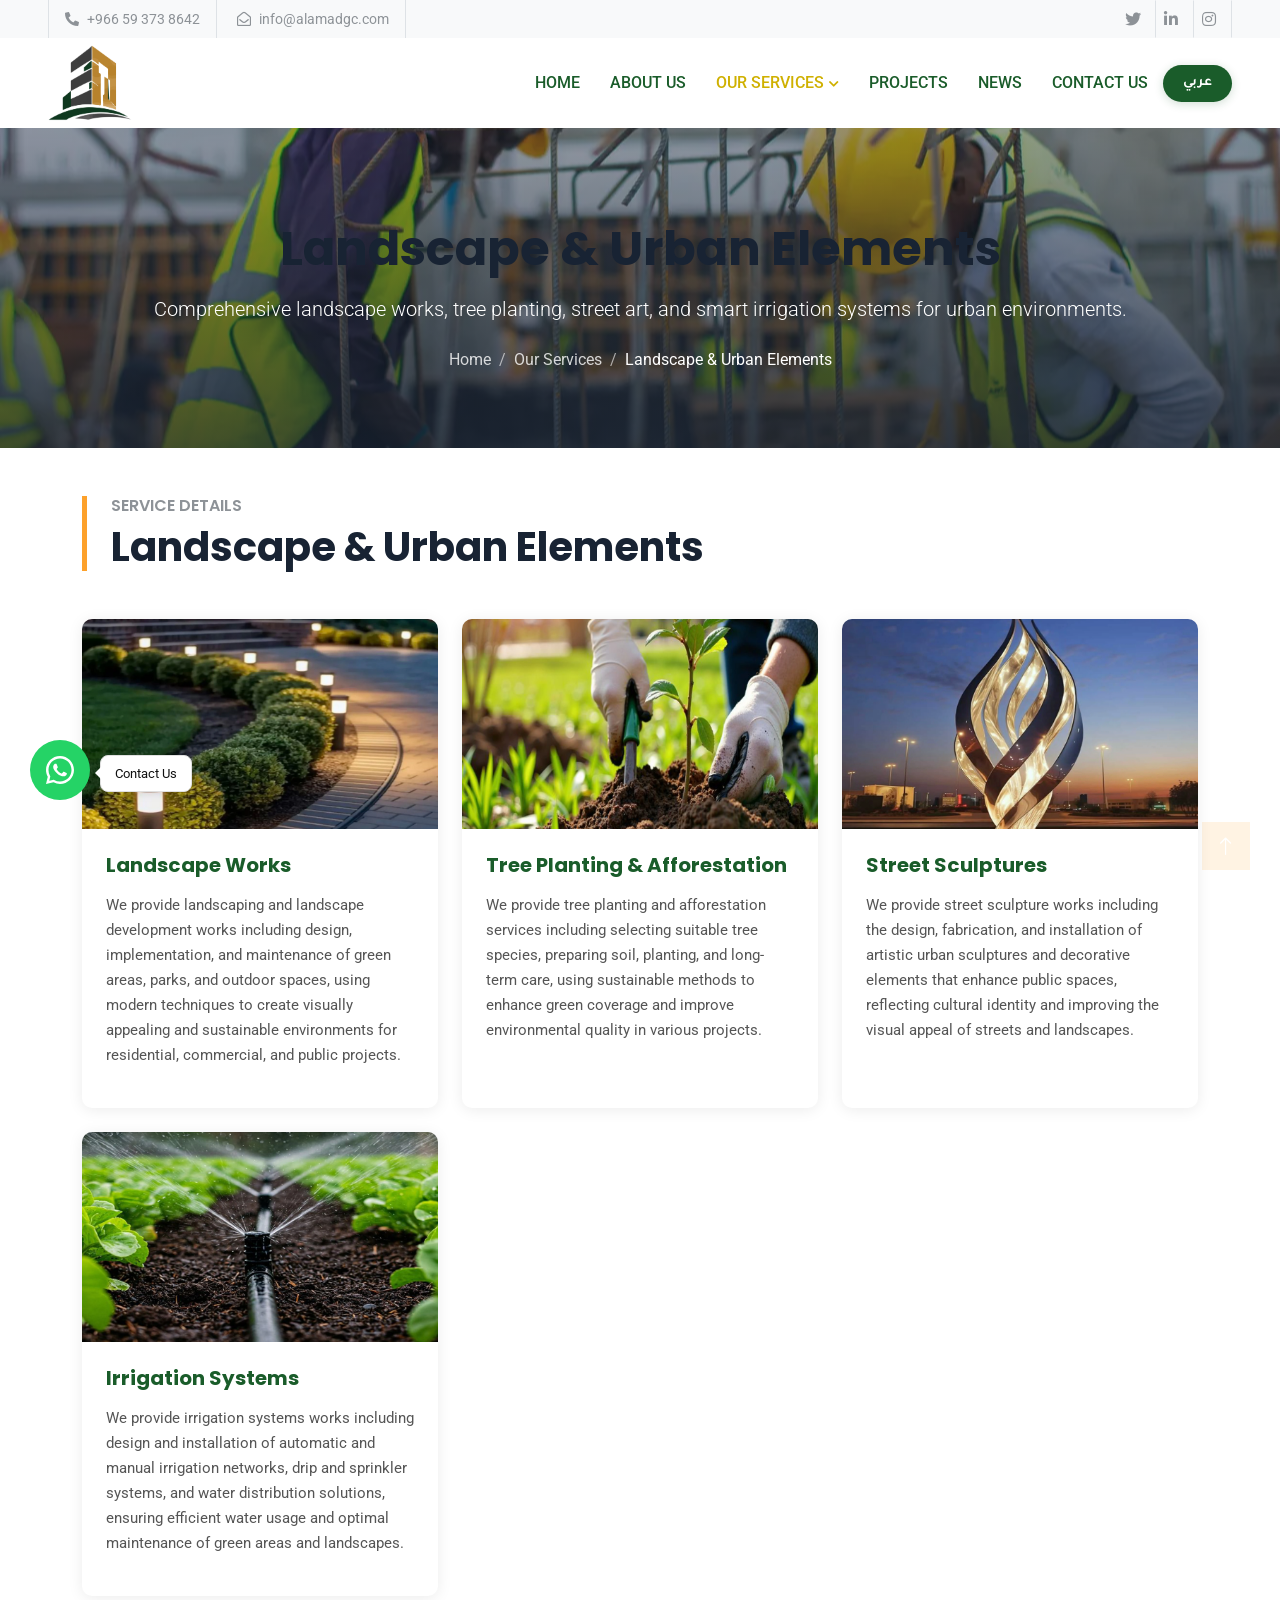
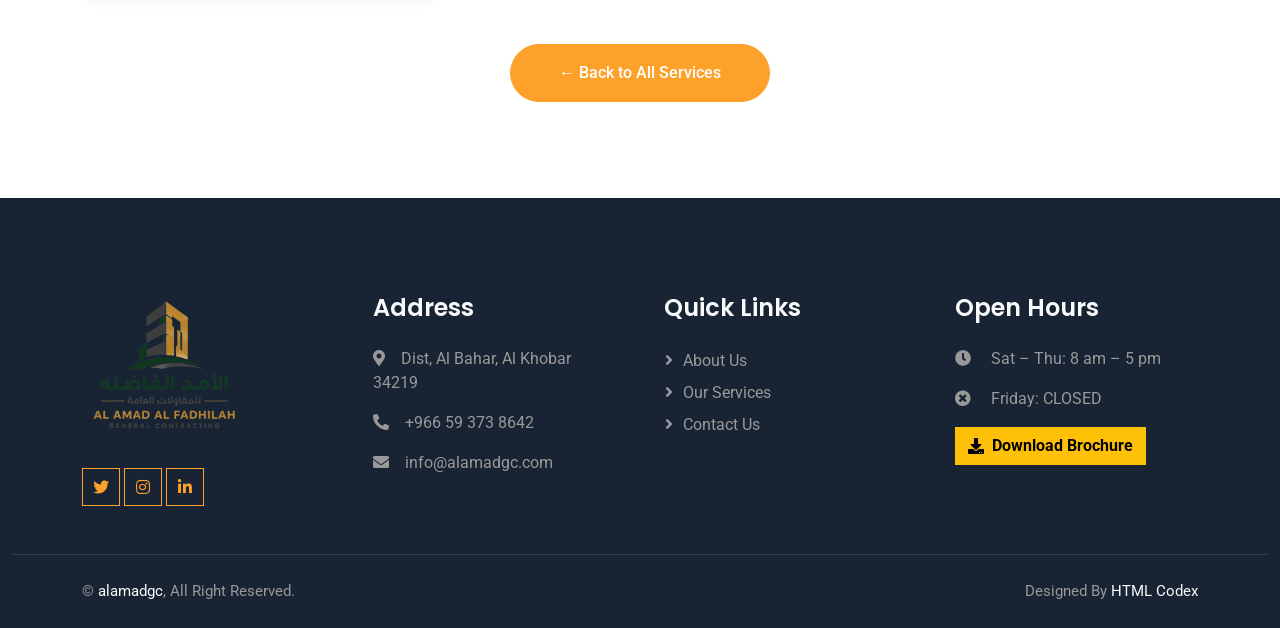
<file: service-landscape.html>
<!DOCTYPE html>
<!-- Google tag (gtag.js) -->
<script async src="https://www.googletagmanager.com/gtag/js?id=G-KEEFFVY0Z2"></script>
<script>
  window.dataLayer = window.dataLayer || [];
  function gtag(){dataLayer.push(arguments);}
  gtag('js', new Date());

  gtag('config', 'G-KEEFFVY0Z2');
</script>
<html lang="en" dir="ltr" id="htmlRoot">
<head>
    <link rel="icon" type="image/x-icon" href="favicon.ico">

    <meta charset="utf-8">
    <title>Landscape & Urban Elements | AL AMAD AL FADHILAH GENERAL CONTRACTING</title>
    <meta name="viewport" content="width=device-width, initial-scale=1.0">
    <meta name="description" content="Landscape & Urban Elements services by AL AMAD AL FADHILAH GENERAL CONTRACTING - Saudi Arabia's trusted general contracting company.">
    <meta name="description" lang="ar" content="خدمات المناظر الطبيعية والعناصر الحضرية من شركة الأمد الفاضله للمقاولات العامة.">
    <meta property="og:title" content="Landscape & Urban Elements | AL AMAD AL FADHILAH GENERAL CONTRACTING">
    <meta property="og:description" content="Landscape & Urban Elements — professional construction and engineering services in Saudi Arabia.">
    <meta property="og:type" content="website">
    <link rel="canonical" href="https://www.alamadgc.com/service-7.html">
    <link href="img/favicon.ico" rel="icon">
    <link rel="preconnect" href="https://fonts.googleapis.com">
    <link rel="preconnect" href="https://fonts.gstatic.com" crossorigin>
    <link href="https://fonts.googleapis.com/css2?family=Roboto:wght@400;500&family=Poppins:wght@600;700&family=Tajawal:wght@400;500;700&display=swap" rel="stylesheet">
    <link href="https://cdnjs.cloudflare.com/ajax/libs/font-awesome/5.10.0/css/all.min.css" rel="stylesheet">
    <link href="https://cdn.jsdelivr.net/npm/bootstrap-icons@1.4.1/font/bootstrap-icons.css" rel="stylesheet">
    <link href="lib/animate/animate.min.css" rel="stylesheet">
    <link href="lib/owlcarousel/assets/owl.carousel.min.css" rel="stylesheet">
    <link href="css/bootstrap.min.css" rel="stylesheet">
    <link href="css/style.css" rel="stylesheet">
</head>
<body>
    <div id="spinner" class="show bg-white position-fixed translate-middle w-100 vh-100 top-50 start-50 d-flex align-items-center justify-content-center">
        <div class="spinner-grow text-primary" role="status"></div>
    </div>

    <div class="container-fluid bg-light p-0">
        <div class="row gx-0 d-none d-lg-flex">
            <div class="col-lg-7 px-5 text-start">
                <div class="h-100 d-inline-flex align-items-center border-start border-end px-3">
                    <small class="fa fa-phone-alt me-2"></small>
                    <small class="topbar-phone">+966 59 373 8642</small>
                </div>
                <div class="h-100 d-inline-flex align-items-center border-end px-3">
                    <small class="far fa-envelope-open me-2"></small>
                    <small>info@alamadgc.com</small>
                </div>
            </div>
            <div class="col-lg-5 px-5 text-end">
                <div class="h-100 d-inline-flex align-items-center">
                    <a class="btn btn-square border-end" href="https://x.com/alamadgc"><i class="fab fa-twitter"></i></a>
                    <a class="btn btn-square border-end" href="https://www.linkedin.com/company/alamadgc"><i class="fab fa-linkedin-in"></i></a>
                    <a class="btn btn-square border-end" href="https://www.instagram.com/alamadgc/?hl=en"><i class="fab fa-instagram"></i></a>
                </div>
            </div>
        </div>
    </div>

    <nav class="navbar navbar-expand-lg bg-white navbar-light sticky-top px-4 px-lg-5 py-lg-0">
        <a href="index.html" class="navbar-brand d-flex align-items-center">
            <img src="img/logo.webp" alt="Logo" style="height: 80px; margin-right: 20px;">
        </a>
        <button class="navbar-toggler" type="button" data-bs-toggle="offcanvas" data-bs-target="#mobileMenu" aria-controls="mobileMenu">
            <span class="navbar-toggler-icon"></span>
        </button>
        <div class="collapse navbar-collapse d-none d-lg-flex" id="navbarCollapse">
            <div class="navbar-nav ms-auto py-3 py-lg-0 align-items-center">
                <a href="index.html" class="nav-item nav-link" data-en="Home" data-ar="الرئيسية">Home</a>
                <a href="about.html" class="nav-item nav-link" data-en="About Us" data-ar="من نحن">About Us</a>
                <div class="nav-item nav-services-dropdown">
                    <span class="nav-link nav-services-btn active" id="servicesNavBtn">
                        <span data-en="Our Services" data-ar="خدماتنا">Our Services</span>
                        <i class="fas fa-chevron-down arrow-icon"></i>
                    </span>
                    <div class="dropdown-menu-services" id="servicesDropdown">
                        <a href="service.html"><span class="srv-icon"><i class="fas fa-th-large"></i></span><span data-en="All Services" data-ar="جميع الخدمات">All Services</span></a>
                        <a href="service-earthworks.html"><span class="srv-icon"><i class="fas fa-hard-hat"></i></span><span data-en="Earthworks &amp; Site Preparation" data-ar="أعمال الحفر وتهيئة المواقع">Earthworks &amp; Site Preparation</span></a>
                        <a href="service-structural.html"><span class="srv-icon"><i class="fas fa-building"></i></span><span data-en="Structural &amp; Concrete Works" data-ar="الأعمال الإنشائية والخرسانية">Structural &amp; Concrete Works</span></a>
                        <a href="service-roads.html"><span class="srv-icon"><i class="fas fa-road"></i></span><span data-en="Road Works &amp; Pavements" data-ar="أعمال الأرصفة والطرق">Road Works &amp; Pavements</span></a>
                        <a href="service-drainage.html"><span class="srv-icon"><i class="fas fa-water"></i></span><span data-en="Drainage &amp; Utilities Works" data-ar="أعمال الصرف والمرافق">Drainage &amp; Utilities Works</span></a>
                        <a href="service-electrical.html"><span class="srv-icon"><i class="fas fa-bolt"></i></span><span data-en="Electrical &amp; Low Current Systems" data-ar="الأنظمة الكهربائية والتيار الخفيف">Electrical &amp; Low Current Systems</span></a>
                        <a href="service-mechanical.html"><span class="srv-icon"><i class="fas fa-wind"></i></span><span data-en="Mechanical Systems" data-ar="الأنظمة الميكانيكية">Mechanical Systems</span></a>
                        <a href="service-landscape.html"><span class="srv-icon"><i class="fas fa-tree"></i></span><span data-en="Landscape &amp; Urban Elements" data-ar="المناظر الطبيعية والعناصر الحضرية">Landscape &amp; Urban Elements</span></a>
                        <a href="service-safety.html"><span class="srv-icon"><i class="fas fa-shield-alt"></i></span><span data-en="Safety &amp; Infrastructure Elements" data-ar="عناصر السلامة والبنية التحتية">Safety &amp; Infrastructure Elements</span></a>
                        <a href="service-finishing.html"><span class="srv-icon"><i class="fas fa-paint-roller"></i></span><span data-en="Finishing, Modular &amp; Renewable Works" data-ar="أعمال التشطيبات والوحدات الجاهزة والطاقة المتجددة">Finishing, Modular &amp; Renewable Works</span></a>
                    </div>
                </div>
                                <a href="projects.html" class="nav-item nav-link" data-en="Projects" data-ar="المشاريع">Projects</a>
                <a href="news.html" class="nav-item nav-link" data-en="News" data-ar="الأخبار">News</a>
                <a href="contact.html" class="nav-item nav-link" data-en="Contact Us" data-ar="تواصل معنا">Contact Us</a>
                <button onclick="toggleLang()" id="langBtn" class="lang-nav-link">
                    <span id="langBtnText">عربي</span>
                </button>
            </div>
        </div>
    </nav>

    <!-- Bootstrap Offcanvas Mobile Menu -->
    <div class="offcanvas offcanvas-end d-lg-none" tabindex="-1" id="mobileMenu" aria-labelledby="mobileMenuLabel">
        <div class="offcanvas-header border-bottom">
            <img src="img/logo.webp" alt="Logo" style="height:55px;">
            <button type="button" class="btn-close" data-bs-dismiss="offcanvas" aria-label="Close"></button>
        </div>
        <div class="offcanvas-body">
            <nav class="mobile-nav">
                <a href="index.html" class="mobile-nav-link" data-en="Home" data-ar="الرئيسية">Home</a>
                <a href="about.html" class="mobile-nav-link" data-en="About Us" data-ar="من نحن">About Us</a>
                <div class="mobile-services-wrap">
                    <button class="mobile-nav-link mobile-services-toggle w-100 text-start border-0 bg-transparent active" type="button" data-bs-toggle="collapse" data-bs-target="#mobileServicesMenu">
                        <span data-en="Our Services" data-ar="خدماتنا">Our Services</span>
                        <i class="fas fa-chevron-down ms-auto"></i>
                    </button>
                    <div class="collapse" id="mobileServicesMenu">
                        <div class="mobile-services-list">
                            <a href="service.html"><i class="fas fa-th-large me-2"></i><span data-en="All Services" data-ar="جميع الخدمات">All Services</span></a>
                            <a href="service-earthworks.html"><i class="fas fa-hard-hat me-2"></i><span data-en="Earthworks & Site Preparation" data-ar="أعمال الحفر وتهيئة المواقع">Earthworks & Site Preparation</span></a>
                            <a href="service-structural.html"><i class="fas fa-building me-2"></i><span data-en="Structural & Concrete Works" data-ar="الأعمال الإنشائية والخرسانية">Structural & Concrete Works</span></a>
                            <a href="service-roads.html"><i class="fas fa-road me-2"></i><span data-en="Road Works & Pavements" data-ar="أعمال الطرق والرصف">Road Works & Pavements</span></a>
                            <a href="service-drainage.html"><i class="fas fa-water me-2"></i><span data-en="Drainage & Utilities Works" data-ar="أعمال الصرف والمرافق">Drainage & Utilities Works</span></a>
                            <a href="service-electrical.html"><i class="fas fa-bolt me-2"></i><span data-en="Electrical & Low Current Systems" data-ar="الأنظمة الكهربائية والتيار الخفيف">Electrical & Low Current Systems</span></a>
                            <a href="service-mechanical.html"><i class="fas fa-wind me-2"></i><span data-en="Mechanical Systems" data-ar="الأنظمة الميكانيكية">Mechanical Systems</span></a>
                            <a href="service-landscape.html"><i class="fas fa-tree me-2"></i><span data-en="Landscape & Urban Elements" data-ar="المناظر الطبيعية والعناصر الحضرية">Landscape & Urban Elements</span></a>
                            <a href="service-safety.html"><i class="fas fa-shield-alt me-2"></i><span data-en="Safety & Infrastructure Elements" data-ar="عناصر السلامة والبنية التحتية">Safety & Infrastructure Elements</span></a>
                            <a href="service-finishing.html"><i class="fas fa-paint-roller me-2"></i><span data-en="Finishing, Modular & Renewable Works" data-ar="أعمال التشطيبات والوحدات الجاهزة والطاقة المتجددة">Finishing, Modular & Renewable Works</span></a>
                        </div>
                    </div>
                </div>
                                <a href="projects.html" class="mobile-nav-link" data-en="Projects" data-ar="المشاريع">Projects</a>
                <a href="news.html" class="mobile-nav-link" data-en="News" data-ar="الأخبار">News</a>
                <a href="contact.html" class="mobile-nav-link" data-en="Contact Us" data-ar="تواصل معنا">Contact Us</a>
                <div class="mt-3">
                    <button onclick="toggleLang()" class="lang-nav-link w-100 justify-content-center">
                        <span id="langBtnTextMobile">عربي</span>
                    </button>
                </div>
            </nav>
        </div>
    </div>

    <!-- Page Hero -->
    <div class="page-hero wow fadeIn" style="--hero-bg: url('img/service-7.webp')" data-wow-delay="0.1s">
        <div class="container text-center text-white">
            <h1 class="display-5 fw-bold mb-3" data-en="Landscape & Urban Elements" data-ar="المناظر الطبيعية والعناصر الحضرية">Landscape & Urban Elements</h1>
            <p class="lead mb-4" data-en="Comprehensive landscape works, tree planting, street art, and smart irrigation systems for urban environments." data-ar="أعمال تشجير شاملة وزراعة أشجار وفن الشوارع وأنظمة ري ذكية للبيئات الحضرية.">Comprehensive landscape works, tree planting, street art, and smart irrigation systems for urban environments.</p>
            <nav aria-label="breadcrumb">
                <ol class="breadcrumb justify-content-center">
                    <li class="breadcrumb-item"><a href="index.html" data-en="Home" data-ar="الرئيسية /">Home</a></li>
                    <li class="breadcrumb-item"><a href="service.html" data-en="Our Services" data-ar="خدماتنا">Our Services</a></li>
                    <li class="breadcrumb-item active" data-en="Landscape & Urban Elements" data-ar="المناظر الطبيعية والعناصر الحضرية">Landscape & Urban Elements</li>
                </ol>
            </nav>
        </div>
    </div>

    <!-- Sub Services -->
    <div class="container-xxl py-5">
        <div class="container">
            <div class="row g-5 mb-5">
                <div class="col-12 wow fadeInUp" data-wow-delay="0.1s">
                    <div class="border-start border-5 border-primary ps-4">
                        <h6 class="text-body text-uppercase mb-2" data-en="Service Details" data-ar="تفاصيل الخدمة">Service Details</h6>
                        <h2 class="display-6 mb-0" data-en="Landscape & Urban Elements" data-ar="المناظر الطبيعية والعناصر الحضرية">Landscape & Urban Elements</h2>
                    </div>
                </div>
            </div>
            <div class="row g-4">

                <div class="col-lg-4 col-md-6 wow fadeInUp" data-wow-delay="0.1s">
                    <div class="sub-service-card">
                        <div class="sub-service-img">
                            <img class="img-fluid w-100" src="img/service-7-1.webp" alt="Landscape Works" onerror="this.src='img/service-1.webp'">
                        </div>
                        <div class="sub-service-body p-4">
                            <h5 class="mb-3" data-en="Landscape Works" data-ar="أعمال التشجير والمناظر الطبيعية">Landscape Works</h5>
                            <p data-en="We provide landscaping and landscape development works including design, implementation, and maintenance of green areas, parks, and outdoor spaces, using modern techniques to create visually appealing and sustainable environments for residential, commercial, and public projects." data-ar="نقدّم أعمال التشجير والمناظر الطبيعية وتشمل تصميم وتنفيذ وصيانة المساحات الخضراء والحدائق والمناطق الخارجية باستخدام تقنيات حديثة لخلق بيئات جمالية ومستدامة للمشاريع السكنية والتجارية والعامة">Professional landscaping and landscape development services focused on creating sustainable and visually appealing outdoor environments.</p>
                        </div>
                    </div>
                </div>
                <div class="col-lg-4 col-md-6 wow fadeInUp" data-wow-delay="0.2s">
                    <div class="sub-service-card">
                        <div class="sub-service-img">
                            <img class="img-fluid w-100" src="img/service-7-2.webp" alt="Tree Planting & Afforestation" onerror="this.src='img/service-1.webp'">
                        </div>
                        <div class="sub-service-body p-4">
                            <h5 class="mb-3" data-en="Tree Planting & Afforestation" data-ar="زراعة الأشجار والتشجير">Tree Planting & Afforestation</h5>
                            <p data-en="We provide tree planting and afforestation services including selecting suitable tree species, preparing soil, planting, and long-term care, using sustainable methods to enhance green coverage and improve environmental quality in various projects." data-ar="نقدّم خدمات زراعة الأشجار والتشجير وتشمل اختيار أنواع الأشجار المناسبة وتجهيز التربة وزراعة الأشجار والعناية المستمرة بها باستخدام أساليب مستدامة لتعزيز الغطاء النباتي وتحسين جودة البيئة">Expert tree planting and afforestation services designed to increase green coverage and improve environmental sustainability.</p>
                        </div>
                    </div>
                </div>
                <div class="col-lg-4 col-md-6 wow fadeInUp" data-wow-delay="0.3s">
                    <div class="sub-service-card">
                        <div class="sub-service-img">
                            <img class="img-fluid w-100" src="img/service-7-3.webp" alt="Street Sculptures" onerror="this.src='img/service-1.webp'">
                        </div>
                        <div class="sub-service-body p-4">
                            <h5 class="mb-3" data-en="Street Sculptures" data-ar="منحوتات الشوارع">Street Sculptures</h5>
                            <p data-en="We provide street sculpture works including the design, fabrication, and installation of artistic urban sculptures and decorative elements that enhance public spaces, reflecting cultural identity and improving the visual appeal of streets and landscapes." data-ar="نقدّم أعمال منحوتات الشوارع وتشمل تصميم وتصنيع وتركيب الأعمال الفنية الحضرية والعناصر الجمالية التي تعزز المساحات العامة وتعكس الهوية الثقافية وتحسن المظهر البصري للشوارع والمناظر الطبيعية">Creative street sculpture services that enhance public spaces with artistic and cultural urban installations.</p>
                        </div>
                    </div>
                </div>
                <div class="col-lg-4 col-md-6 wow fadeInUp" data-wow-delay="0.1s">
                    <div class="sub-service-card">
                        <div class="sub-service-img">
                            <img class="img-fluid w-100" src="img/service-7-4.webp" alt="Irrigation Systems" onerror="this.src='img/service-1.webp'">
                        </div>
                        <div class="sub-service-body p-4">
                            <h5 class="mb-3" data-en="Irrigation Systems" data-ar="أنظمة الري">Irrigation Systems</h5>
                            <p data-en="We provide irrigation systems works including design and installation of automatic and manual irrigation networks, drip and sprinkler systems, and water distribution solutions, ensuring efficient water usage and optimal maintenance of green areas and landscapes." data-ar="نقدّم أنظمة الري وتشمل تصميم وتركيب شبكات الري اليدوي والأوتوماتيكي وأنظمة التنقيط والرش وحلول توزيع المياه، لضمان كفاءة استخدام المياه والحفاظ على المساحات الخضراء والمناظر الطبيعية">Efficient irrigation system services including design and installation of smart watering solutions for green spaces.</p>
                        </div>
                    </div>
                </div>
            </div>

            <!-- Back Button -->
            <div class="row mt-5">
                <div class="col-12 text-center wow fadeInUp" data-wow-delay="0.1s">
                    <a href="service.html" class="btn btn-primary px-5 py-3 rounded-pill" data-en="← Back to All Services" data-ar="← العودة لجميع الخدمات">← Back to All Services</a>
                </div>
            </div>
        </div>
    </div>

    <div class="container-fluid bg-dark footer mt-5 pt-5 wow fadeIn" data-wow-delay="0.1s">
        <div class="container py-5">
            <div class="row g-5">
                <div class="col-lg-3 col-md-6">
                    <img src="img/about.webp" alt="AL AMAD AL FADHILAH Logo" style="height:150px;margin-right:20px;">
                    <p></p>
                    <div class="d-flex pt-2">
                        <a class="btn btn-square btn-outline-primary me-1" href="https://x.com/alamadgc"><i class="fab fa-twitter"></i></a>
                        <a class="btn btn-square btn-outline-primary me-1" href="https://www.instagram.com/alamadgc/?hl=en"><i class="fab fa-instagram"></i></a>
                        <a class="btn btn-square btn-outline-primary me-0" href="https://www.linkedin.com/company/alamadgc"><i class="fab fa-linkedin-in"></i></a>
                    </div>
                </div>
                <div class="col-lg-3 col-md-6">
                    <h4 class="text-light mb-4" data-en="Address" data-ar="العنوان">Address</h4>
                    <p><i class="fa fa-map-marker-alt me-3"></i><span data-en="Dist, Al Bahar, Al Khobar 34219" data-ar="حي البحر، الخبر 34219">Dist, Al Bahar,34219, Al Akhdar, Saudi Arabia</span></p>
                    <p><i class="fa fa-phone-alt me-3"></i><span style="direction:ltr; unicode-bidi:embed; display:inline-block;">+966 59 373 8642</span></p>
                    <p><i class="fa fa-envelope me-3"></i>info@alamadgc.com</p>
                </div>
                <div class="col-lg-3 col-md-6">
                    <h4 class="text-light mb-4" data-en="Quick Links" data-ar="روابط سريعة">Quick Links</h4>
                    <a class="btn btn-link" href="about.html" data-en="About Us" data-ar="من نحن">About Us</a>
                    <a class="btn btn-link" href="service.html" data-en="Our Services" data-ar="خدماتنا">Our Services</a>
                    <a class="btn btn-link" href="contact.html" data-en="Contact Us" data-ar="تواصل معنا">Contact Us</a>
                </div>
                <div class="col-lg-3 col-md-6">
                    <h4 class="text-light mb-4" data-en="Open Hours" data-ar="ساعات العمل">Open Hours</h4>
                    <p><i class="fa fa-clock me-3"></i>
                        <span data-en="Sat – Thu: 8 am – 5 pm" data-ar="السبت – الخميس: 8 ص – 5 م">Sat – Thu: 8 am – 5 pm</span>
                    </p>
                    <p><i class="fa fa-times-circle me-3"></i>
                        <span data-en="Friday: CLOSED" data-ar="الجمعة: مغلق">Friday: CLOSED</span>
                    </p>
                    <a href="Company-Profile.pdf" download class="btn btn-warning fw-bold mt-2 d-flex align-items-center gap-2" style="width:fit-content;">
                        <i class="fa fa-download"></i>
                        <span data-en="Download Brochure" data-ar="تحميل البروفايل">Download Brochure</span>
                    </a>
                </div>
            </div>
        </div>
        <div class="container-fluid copyright">
            <div class="container">
                <div class="row">
                    <div class="col-md-6 text-center text-md-start mb-3 mb-md-0">
                        &copy; <a href="#">alamadgc</a>, <span data-en="All Right Reserved." data-ar="جميع الحقوق محفوظة.">All Right Reserved.</span>
                    </div>
                    <div class="col-md-6 text-center text-md-end">
                        <span data-en="Designed By" data-ar="تصميم">Designed By</span> <a href="https://htmlcodex.com">HTML Codex</a>
                    </div>
                </div>
            </div>
        </div>
    </div>
    <a href="#" class="btn btn-lg btn-primary btn-lg-square back-to-top"><i class="bi bi-arrow-up"></i></a>
    <div class="wa-tooltip" id="waTooltip" data-en="Contact Us" data-ar="تواصل معنا">تواصل معنا</div>
    <a class="wa-btn" href="https://wa.me/966546082911" target="_blank" title="WhatsApp">
        <svg viewBox="0 0 32 32" xmlns="http://www.w3.org/2000/svg">
            <path d="M16 2C8.27 2 2 8.27 2 16c0 2.44.65 4.73 1.78 6.72L2 30l7.5-1.74A13.93 13.93 0 0 0 16 30c7.73 0 14-6.27 14-14S23.73 2 16 2zm0 25.5a11.44 11.44 0 0 1-5.85-1.6l-.42-.25-4.45 1.03 1.06-4.34-.28-.44A11.47 11.47 0 0 1 4.5 16C4.5 9.6 9.6 4.5 16 4.5S27.5 9.6 27.5 16 22.4 27.5 16 27.5zm6.3-8.6c-.34-.17-2.02-1-2.34-1.11-.31-.11-.54-.17-.77.17-.22.34-.87 1.11-1.07 1.34-.2.22-.39.25-.73.08-.34-.17-1.44-.53-2.74-1.69-1.01-.9-1.69-2.02-1.89-2.36-.2-.34-.02-.52.15-.69.15-.15.34-.4.51-.59.17-.2.22-.34.34-.57.11-.22.06-.42-.03-.59-.08-.17-.77-1.85-1.05-2.53-.28-.67-.56-.58-.77-.59h-.66c-.22 0-.59.08-.9.42-.31.34-1.17 1.14-1.17 2.78s1.2 3.22 1.37 3.44c.17.22 2.36 3.6 5.72 5.05.8.34 1.42.55 1.9.7.8.25 1.53.22 2.1.13.64-.09 2.02-.82 2.31-1.62.28-.8.28-1.48.2-1.62-.09-.14-.31-.22-.65-.39z"/>
        </svg>
    </a>

    <script src="https://code.jquery.com/jquery-3.4.1.min.js"></script>
    <script src="https://cdn.jsdelivr.net/npm/bootstrap@5.0.0/dist/js/bootstrap.bundle.min.js"></script>
    <script src="lib/wow/wow.min.js"></script>
    <script src="lib/easing/easing.min.js"></script>
    <script src="lib/waypoints/waypoints.min.js"></script>
    <script src="lib/owlcarousel/owl.carousel.min.js"></script>
    <script src="js/main.js"></script>
    <script>
        let currentLang = localStorage.getItem('siteLang') || 'en';

        document.addEventListener('DOMContentLoaded', function () {
            applyLang(currentLang);
        });

        function applyLang(lang) {
            const html = document.getElementById('htmlRoot');
            html.setAttribute('lang', lang === 'ar' ? 'ar' : 'en');
            html.setAttribute('dir', lang === 'ar' ? 'rtl' : 'ltr');

            document.querySelectorAll('[data-ar]').forEach(el => {
                el.textContent = lang === 'ar'
                    ? el.getAttribute('data-ar')
                    : el.getAttribute('data-en');
            });

            document.querySelectorAll('.topbar-phone, [dir="ltr"]').forEach(el => {
                if (el.id !== 'htmlRoot') el.setAttribute('dir', 'ltr');
            });

            // Update both desktop and mobile lang buttons
            ['langBtnText', 'langBtnTextMobile'].forEach(function(id) {
                var el = document.getElementById(id);
                if (el) el.textContent = lang === 'ar' ? 'English' : 'عربي';
            });

            document.body.style.fontFamily = lang === 'ar' ? "'Tajawal', sans-serif" : '';

            // RTL fix for offcanvas mobile menu
            var offcanvas = document.getElementById('mobileMenu');
            if (offcanvas) {
                offcanvas.setAttribute('dir', lang === 'ar' ? 'rtl' : 'ltr');
            }
        }

        function toggleLang() {
            currentLang = currentLang === 'en' ? 'ar' : 'en';
            localStorage.setItem('siteLang', currentLang);
            applyLang(currentLang);
        }
    </script>
</body>
</html>
</file>
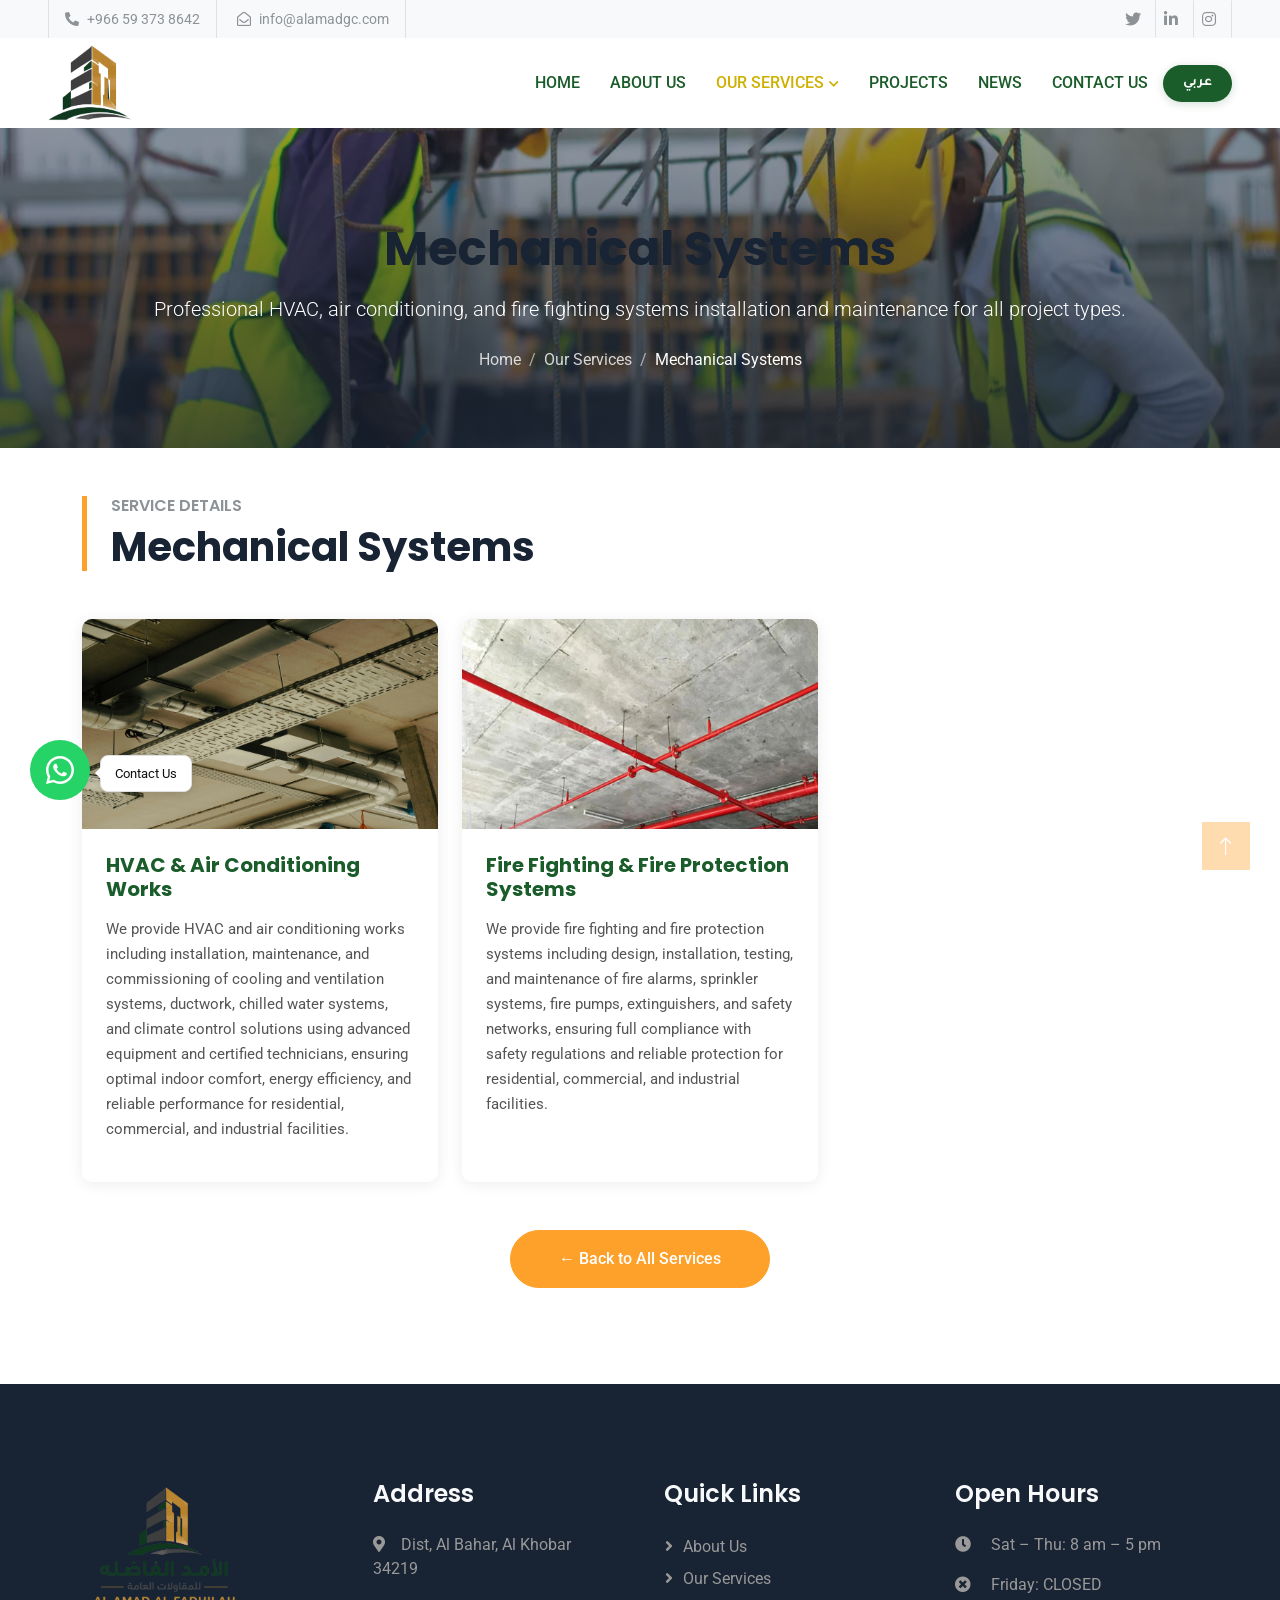
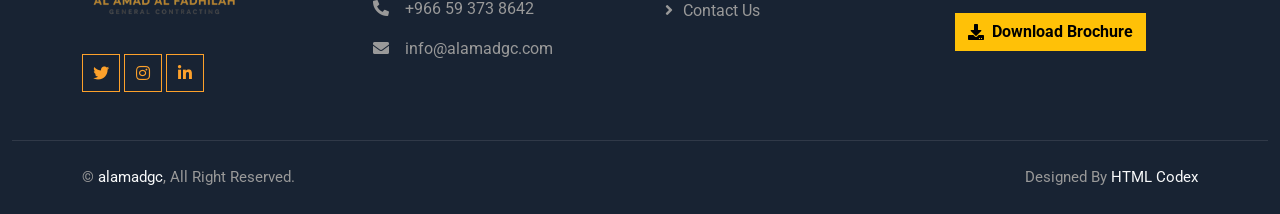
<file: service-mechanical.html>
<!DOCTYPE html>
<!-- Google tag (gtag.js) -->
<script async src="https://www.googletagmanager.com/gtag/js?id=G-KEEFFVY0Z2"></script>
<script>
  window.dataLayer = window.dataLayer || [];
  function gtag(){dataLayer.push(arguments);}
  gtag('js', new Date());

  gtag('config', 'G-KEEFFVY0Z2');
</script>
<html lang="en" dir="ltr" id="htmlRoot">
<head>
    <link rel="icon" type="image/x-icon" href="favicon.ico">

    <meta charset="utf-8">
    <title>Mechanical Systems | AL AMAD AL FADHILAH GENERAL CONTRACTING</title>
    <meta name="viewport" content="width=device-width, initial-scale=1.0">
    <meta name="description" content="Mechanical Systems services by AL AMAD AL FADHILAH GENERAL CONTRACTING - Saudi Arabia's trusted general contracting company.">
    <meta name="description" lang="ar" content="خدمات الأنظمة الميكانيكية من شركة الأمد الفاضله للمقاولات العامة.">
    <meta property="og:title" content="Mechanical Systems | AL AMAD AL FADHILAH GENERAL CONTRACTING">
    <meta property="og:description" content="Mechanical Systems — professional construction and engineering services in Saudi Arabia.">
    <meta property="og:type" content="website">
    <link rel="canonical" href="https://www.alamadgc.com/service-6.html">
    <link href="img/favicon.ico" rel="icon">
    <link rel="preconnect" href="https://fonts.googleapis.com">
    <link rel="preconnect" href="https://fonts.gstatic.com" crossorigin>
    <link href="https://fonts.googleapis.com/css2?family=Roboto:wght@400;500&family=Poppins:wght@600;700&family=Tajawal:wght@400;500;700&display=swap" rel="stylesheet">
    <link href="https://cdnjs.cloudflare.com/ajax/libs/font-awesome/5.10.0/css/all.min.css" rel="stylesheet">
    <link href="https://cdn.jsdelivr.net/npm/bootstrap-icons@1.4.1/font/bootstrap-icons.css" rel="stylesheet">
    <link href="lib/animate/animate.min.css" rel="stylesheet">
    <link href="lib/owlcarousel/assets/owl.carousel.min.css" rel="stylesheet">
    <link href="css/bootstrap.min.css" rel="stylesheet">
    <link href="css/style.css" rel="stylesheet">
</head>
<body>
    <div id="spinner" class="show bg-white position-fixed translate-middle w-100 vh-100 top-50 start-50 d-flex align-items-center justify-content-center">
        <div class="spinner-grow text-primary" role="status"></div>
    </div>

    <div class="container-fluid bg-light p-0">
        <div class="row gx-0 d-none d-lg-flex">
            <div class="col-lg-7 px-5 text-start">
                <div class="h-100 d-inline-flex align-items-center border-start border-end px-3">
                    <small class="fa fa-phone-alt me-2"></small>
                    <small class="topbar-phone">+966 59 373 8642</small>
                </div>
                <div class="h-100 d-inline-flex align-items-center border-end px-3">
                    <small class="far fa-envelope-open me-2"></small>
                    <small>info@alamadgc.com</small>
                </div>
            </div>
            <div class="col-lg-5 px-5 text-end">
                <div class="h-100 d-inline-flex align-items-center">
                    <a class="btn btn-square border-end" href="https://x.com/alamadgc"><i class="fab fa-twitter"></i></a>
                    <a class="btn btn-square border-end" href="https://www.linkedin.com/company/alamadgc"><i class="fab fa-linkedin-in"></i></a>
                    <a class="btn btn-square border-end" href="https://www.instagram.com/alamadgc/?hl=en"><i class="fab fa-instagram"></i></a>
                </div>
            </div>
        </div>
    </div>

    <nav class="navbar navbar-expand-lg bg-white navbar-light sticky-top px-4 px-lg-5 py-lg-0">
        <a href="index.html" class="navbar-brand d-flex align-items-center">
            <img src="img/logo.webp" alt="Logo" style="height: 80px; margin-right: 20px;">
        </a>
        <button class="navbar-toggler" type="button" data-bs-toggle="offcanvas" data-bs-target="#mobileMenu" aria-controls="mobileMenu">
            <span class="navbar-toggler-icon"></span>
        </button>
        <div class="collapse navbar-collapse d-none d-lg-flex" id="navbarCollapse">
            <div class="navbar-nav ms-auto py-3 py-lg-0 align-items-center">
                <a href="index.html" class="nav-item nav-link" data-en="Home" data-ar="الرئيسية">Home</a>
                <a href="about.html" class="nav-item nav-link" data-en="About Us" data-ar="من نحن">About Us</a>
                <div class="nav-item nav-services-dropdown">
                    <span class="nav-link nav-services-btn active" id="servicesNavBtn">
                        <span data-en="Our Services" data-ar="خدماتنا">Our Services</span>
                        <i class="fas fa-chevron-down arrow-icon"></i>
                    </span>
                    <div class="dropdown-menu-services" id="servicesDropdown">
                        <a href="service.html"><span class="srv-icon"><i class="fas fa-th-large"></i></span><span data-en="All Services" data-ar="جميع الخدمات">All Services</span></a>
                        <a href="service-earthworks.html"><span class="srv-icon"><i class="fas fa-hard-hat"></i></span><span data-en="Earthworks &amp; Site Preparation" data-ar="أعمال الحفر وتهيئة المواقع">Earthworks &amp; Site Preparation</span></a>
                        <a href="service-structural.html"><span class="srv-icon"><i class="fas fa-building"></i></span><span data-en="Structural &amp; Concrete Works" data-ar="الأعمال الإنشائية والخرسانية">Structural &amp; Concrete Works</span></a>
                        <a href="service-roads.html"><span class="srv-icon"><i class="fas fa-road"></i></span><span data-en="Road Works &amp; Pavements" data-ar="أعمال الأرصفة والطرق">Road Works &amp; Pavements</span></a>
                        <a href="service-drainage.html"><span class="srv-icon"><i class="fas fa-water"></i></span><span data-en="Drainage &amp; Utilities Works" data-ar="أعمال الصرف والمرافق">Drainage &amp; Utilities Works</span></a>
                        <a href="service-electrical.html"><span class="srv-icon"><i class="fas fa-bolt"></i></span><span data-en="Electrical &amp; Low Current Systems" data-ar="الأنظمة الكهربائية والتيار الخفيف">Electrical &amp; Low Current Systems</span></a>
                        <a href="service-mechanical.html"><span class="srv-icon"><i class="fas fa-wind"></i></span><span data-en="Mechanical Systems" data-ar="الأنظمة الميكانيكية">Mechanical Systems</span></a>
                        <a href="service-landscape.html"><span class="srv-icon"><i class="fas fa-tree"></i></span><span data-en="Landscape &amp; Urban Elements" data-ar="المناظر الطبيعية والعناصر الحضرية">Landscape &amp; Urban Elements</span></a>
                        <a href="service-safety.html"><span class="srv-icon"><i class="fas fa-shield-alt"></i></span><span data-en="Safety &amp; Infrastructure Elements" data-ar="عناصر السلامة والبنية التحتية">Safety &amp; Infrastructure Elements</span></a>
                        <a href="service-finishing.html"><span class="srv-icon"><i class="fas fa-paint-roller"></i></span><span data-en="Finishing, Modular &amp; Renewable Works" data-ar="أعمال التشطيبات والوحدات الجاهزة والطاقة المتجددة">Finishing, Modular &amp; Renewable Works</span></a>
                    </div>
                </div>
                                <a href="projects.html" class="nav-item nav-link" data-en="Projects" data-ar="المشاريع">Projects</a>
                <a href="news.html" class="nav-item nav-link" data-en="News" data-ar="الأخبار">News</a>
                <a href="contact.html" class="nav-item nav-link" data-en="Contact Us" data-ar="تواصل معنا">Contact Us</a>
                <button onclick="toggleLang()" id="langBtn" class="lang-nav-link">
                    <span id="langBtnText">عربي</span>
                </button>
            </div>
        </div>
    </nav>

    <!-- Bootstrap Offcanvas Mobile Menu -->
    <div class="offcanvas offcanvas-end d-lg-none" tabindex="-1" id="mobileMenu" aria-labelledby="mobileMenuLabel">
        <div class="offcanvas-header border-bottom">
            <img src="img/logo.webp" alt="Logo" style="height:55px;">
            <button type="button" class="btn-close" data-bs-dismiss="offcanvas" aria-label="Close"></button>
        </div>
        <div class="offcanvas-body">
            <nav class="mobile-nav">
                <a href="index.html" class="mobile-nav-link" data-en="Home" data-ar="الرئيسية">Home</a>
                <a href="about.html" class="mobile-nav-link" data-en="About Us" data-ar="من نحن">About Us</a>
                <div class="mobile-services-wrap">
                    <button class="mobile-nav-link mobile-services-toggle w-100 text-start border-0 bg-transparent active" type="button" data-bs-toggle="collapse" data-bs-target="#mobileServicesMenu">
                        <span data-en="Our Services" data-ar="خدماتنا">Our Services</span>
                        <i class="fas fa-chevron-down ms-auto"></i>
                    </button>
                    <div class="collapse" id="mobileServicesMenu">
                        <div class="mobile-services-list">
                            <a href="service.html"><i class="fas fa-th-large me-2"></i><span data-en="All Services" data-ar="جميع الخدمات">All Services</span></a>
                            <a href="service-earthworks.html"><i class="fas fa-hard-hat me-2"></i><span data-en="Earthworks & Site Preparation" data-ar="أعمال الحفر وتهيئة المواقع">Earthworks & Site Preparation</span></a>
                            <a href="service-structural.html"><i class="fas fa-building me-2"></i><span data-en="Structural & Concrete Works" data-ar="الأعمال الإنشائية والخرسانية">Structural & Concrete Works</span></a>
                            <a href="service-roads.html"><i class="fas fa-road me-2"></i><span data-en="Road Works & Pavements" data-ar="أعمال الطرق والرصف">Road Works & Pavements</span></a>
                            <a href="service-drainage.html"><i class="fas fa-water me-2"></i><span data-en="Drainage & Utilities Works" data-ar="أعمال الصرف والمرافق">Drainage & Utilities Works</span></a>
                            <a href="service-electrical.html"><i class="fas fa-bolt me-2"></i><span data-en="Electrical & Low Current Systems" data-ar="الأنظمة الكهربائية والتيار الخفيف">Electrical & Low Current Systems</span></a>
                            <a href="service-mechanical.html"><i class="fas fa-wind me-2"></i><span data-en="Mechanical Systems" data-ar="الأنظمة الميكانيكية">Mechanical Systems</span></a>
                            <a href="service-landscape.html"><i class="fas fa-tree me-2"></i><span data-en="Landscape & Urban Elements" data-ar="المناظر الطبيعية والعناصر الحضرية">Landscape & Urban Elements</span></a>
                            <a href="service-safety.html"><i class="fas fa-shield-alt me-2"></i><span data-en="Safety & Infrastructure Elements" data-ar="عناصر السلامة والبنية التحتية">Safety & Infrastructure Elements</span></a>
                            <a href="service-finishing.html"><i class="fas fa-paint-roller me-2"></i><span data-en="Finishing, Modular & Renewable Works" data-ar="أعمال التشطيبات والوحدات الجاهزة والطاقة المتجددة">Finishing, Modular & Renewable Works</span></a>
                        </div>
                    </div>
                </div>
                                <a href="projects.html" class="mobile-nav-link" data-en="Projects" data-ar="المشاريع">Projects</a>
                <a href="news.html" class="mobile-nav-link" data-en="News" data-ar="الأخبار">News</a>
                <a href="contact.html" class="mobile-nav-link" data-en="Contact Us" data-ar="تواصل معنا">Contact Us</a>
                <div class="mt-3">
                    <button onclick="toggleLang()" class="lang-nav-link w-100 justify-content-center">
                        <span id="langBtnTextMobile">عربي</span>
                    </button>
                </div>
            </nav>
        </div>
    </div>

    <!-- Page Hero -->
    <div class="page-hero wow fadeIn" style="--hero-bg: url('img/service-6.webp')" data-wow-delay="0.1s">
        <div class="container text-center text-white">
            <h1 class="display-5 fw-bold mb-3" data-en="Mechanical Systems" data-ar="الأنظمة الميكانيكية">Mechanical Systems</h1>
            <p class="lead mb-4" data-en="Professional HVAC, air conditioning, and fire fighting systems installation and maintenance for all project types." data-ar="تركيب وصيانة احترافية لأنظمة التكييف والتهوية ومكافحة الحريق لجميع أنواع المشاريع.">Professional HVAC, air conditioning, and fire fighting systems installation and maintenance for all project types.</p>
            <nav aria-label="breadcrumb">
                <ol class="breadcrumb justify-content-center">
                    <li class="breadcrumb-item"><a href="index.html" data-en="Home" data-ar="الرئيسية /">Home</a></li>
                    <li class="breadcrumb-item"><a href="service.html" data-en="Our Services" data-ar="خدماتنا">Our Services</a></li>
                    <li class="breadcrumb-item active" data-en="Mechanical Systems" data-ar="الأنظمة الميكانيكية">Mechanical Systems</li>
                </ol>
            </nav>
        </div>
    </div>

    <!-- Sub Services -->
    <div class="container-xxl py-5">
        <div class="container">
            <div class="row g-5 mb-5">
                <div class="col-12 wow fadeInUp" data-wow-delay="0.1s">
                    <div class="border-start border-5 border-primary ps-4">
                        <h6 class="text-body text-uppercase mb-2" data-en="Service Details" data-ar="تفاصيل الخدمة">Service Details</h6>
                        <h2 class="display-6 mb-0" data-en="Mechanical Systems" data-ar="الأنظمة الميكانيكية">Mechanical Systems</h2>
                    </div>
                </div>
            </div>
            <div class="row g-4">

                <div class="col-lg-4 col-md-6 wow fadeInUp" data-wow-delay="0.1s">
                    <div class="sub-service-card">
                        <div class="sub-service-img">
                            <img class="img-fluid w-100" src="img/service-6.webp" alt="HVAC & Air Conditioning Works" onerror="this.src='img/service-1.webp'">
                        </div>
                        <div class="sub-service-body p-4">
                            <h5 class="mb-3" data-en="HVAC & Air Conditioning Works" data-ar="أعمال التكييف والتهوية">HVAC & Air Conditioning Works</h5>
                           <p data-en="We provide HVAC and air conditioning works including installation, maintenance, and commissioning of cooling and ventilation systems, ductwork, chilled water systems, and climate control solutions using advanced equipment and certified technicians, ensuring optimal indoor comfort, energy efficiency, and reliable performance for residential, commercial, and industrial facilities." data-ar="نقدّم أعمال التكييف والتهوية وأنظمة التبريد (HVAC) وتشمل التركيب والصيانة والتشغيل لأنظمة التبريد والتهوية وأعمال الدكت وأنظمة المياه المبردة وحلول التحكم المناخي باستخدام معدات متطورة وفنيين معتمدين، لضمان راحة داخلية مثالية وكفاءة في استهلاك الطاقة وأداء موثوق للمباني السكنية والتجارية والصناعية">Professional HVAC and air conditioning services including installation, maintenance, and cooling system solutions designed to ensure comfort, efficiency, and reliable climate control.</p>
                        </div>
                    </div>
                </div>
                <div class="col-lg-4 col-md-6 wow fadeInUp" data-wow-delay="0.2s">
                    <div class="sub-service-card">
                        <div class="sub-service-img">
                            <img class="img-fluid w-100" src="img/service-6-1.webp" alt="Fire Fighting & Fire Protection Systems" onerror="this.src='img/service-1.webp'">
                        </div>
                        <div class="sub-service-body p-4">
                            <h5 class="mb-3" data-en="Fire Fighting & Fire Protection Systems" data-ar="أنظمة مكافحة الحريق والحماية منه">Fire Fighting & Fire Protection Systems</h5>
                            <p data-en="We provide fire fighting and fire protection systems including design, installation, testing, and maintenance of fire alarms, sprinkler systems, fire pumps, extinguishers, and safety networks, ensuring full compliance with safety regulations and reliable protection for residential, commercial, and industrial facilities." data-ar="نقدّم أنظمة مكافحة الحريق والحماية وتشمل التصميم والتركيب والاختبار والصيانة لأنظمة الإنذار والإطفاء بالرشاشات ومضخات الحريق وطفايات الحريق وشبكات السلامة، مع الالتزام الكامل بلوائح السلامة وتوفير حماية موثوقة للمشاريع السكنية والتجارية والصناعية">Comprehensive fire fighting and protection systems including alarms, sprinklers, pumps, and safety networks designed to ensure maximum safety and regulatory compliance.</p>
                        </div>
                    </div>
                </div>
            </div>

            <!-- Back Button -->
            <div class="row mt-5">
                <div class="col-12 text-center wow fadeInUp" data-wow-delay="0.1s">
                    <a href="service.html" class="btn btn-primary px-5 py-3 rounded-pill" data-en="← Back to All Services" data-ar="← العودة لجميع الخدمات">← Back to All Services</a>
                </div>
            </div>
        </div>
    </div>

    <div class="container-fluid bg-dark footer mt-5 pt-5 wow fadeIn" data-wow-delay="0.1s">
        <div class="container py-5">
            <div class="row g-5">
                <div class="col-lg-3 col-md-6">
                    <img src="img/about.webp" alt="AL AMAD AL FADHILAH Logo" style="height:150px;margin-right:20px;">
                    <p></p>
                    <div class="d-flex pt-2">
                        <a class="btn btn-square btn-outline-primary me-1" href="https://x.com/alamadgc"><i class="fab fa-twitter"></i></a>
                        <a class="btn btn-square btn-outline-primary me-1" href="https://www.instagram.com/alamadgc/?hl=en"><i class="fab fa-instagram"></i></a>
                        <a class="btn btn-square btn-outline-primary me-0" href="https://www.linkedin.com/company/alamadgc"><i class="fab fa-linkedin-in"></i></a>
                    </div>
                </div>
                <div class="col-lg-3 col-md-6">
                    <h4 class="text-light mb-4" data-en="Address" data-ar="العنوان">Address</h4>
                    <p><i class="fa fa-map-marker-alt me-3"></i><span data-en="Dist, Al Bahar, Al Khobar 34219" data-ar="حي البحر، الخبر 34219">Dist, Al Bahar,34219, Al Akhdar, Saudi Arabia</span></p>
                    <p><i class="fa fa-phone-alt me-3"></i><span style="direction:ltr; unicode-bidi:embed; display:inline-block;">+966 59 373 8642</span></p>
                    <p><i class="fa fa-envelope me-3"></i>info@alamadgc.com</p>
                </div>
                <div class="col-lg-3 col-md-6">
                    <h4 class="text-light mb-4" data-en="Quick Links" data-ar="روابط سريعة">Quick Links</h4>
                    <a class="btn btn-link" href="about.html" data-en="About Us" data-ar="من نحن">About Us</a>
                    <a class="btn btn-link" href="service.html" data-en="Our Services" data-ar="خدماتنا">Our Services</a>
                    <a class="btn btn-link" href="contact.html" data-en="Contact Us" data-ar="تواصل معنا">Contact Us</a>
                </div>
                <div class="col-lg-3 col-md-6">
                    <h4 class="text-light mb-4" data-en="Open Hours" data-ar="ساعات العمل">Open Hours</h4>
                    <p><i class="fa fa-clock me-3"></i>
                        <span data-en="Sat – Thu: 8 am – 5 pm" data-ar="السبت – الخميس: 8 ص – 5 م">Sat – Thu: 8 am – 5 pm</span>
                    </p>
                    <p><i class="fa fa-times-circle me-3"></i>
                        <span data-en="Friday: CLOSED" data-ar="الجمعة: مغلق">Friday: CLOSED</span>
                    </p>
                    <a href="Company-Profile.pdf" download class="btn btn-warning fw-bold mt-2 d-flex align-items-center gap-2" style="width:fit-content;">
                        <i class="fa fa-download"></i>
                        <span data-en="Download Brochure" data-ar="تحميل البروفايل">Download Brochure</span>
                    </a>
                </div>
            </div>
        </div>
        <div class="container-fluid copyright">
            <div class="container">
                <div class="row">
                    <div class="col-md-6 text-center text-md-start mb-3 mb-md-0">
                        &copy; <a href="#">alamadgc</a>, <span data-en="All Right Reserved." data-ar="جميع الحقوق محفوظة.">All Right Reserved.</span>
                    </div>
                    <div class="col-md-6 text-center text-md-end">
                        <span data-en="Designed By" data-ar="تصميم">Designed By</span> <a href="https://htmlcodex.com">HTML Codex</a>
                    </div>
                </div>
            </div>
        </div>
    </div>
    <a href="#" class="btn btn-lg btn-primary btn-lg-square back-to-top"><i class="bi bi-arrow-up"></i></a>
    <div class="wa-tooltip" id="waTooltip" data-en="Contact Us" data-ar="تواصل معنا">تواصل معنا</div>
    <a class="wa-btn" href="https://wa.me/966546082911" target="_blank" title="WhatsApp">
        <svg viewBox="0 0 32 32" xmlns="http://www.w3.org/2000/svg">
            <path d="M16 2C8.27 2 2 8.27 2 16c0 2.44.65 4.73 1.78 6.72L2 30l7.5-1.74A13.93 13.93 0 0 0 16 30c7.73 0 14-6.27 14-14S23.73 2 16 2zm0 25.5a11.44 11.44 0 0 1-5.85-1.6l-.42-.25-4.45 1.03 1.06-4.34-.28-.44A11.47 11.47 0 0 1 4.5 16C4.5 9.6 9.6 4.5 16 4.5S27.5 9.6 27.5 16 22.4 27.5 16 27.5zm6.3-8.6c-.34-.17-2.02-1-2.34-1.11-.31-.11-.54-.17-.77.17-.22.34-.87 1.11-1.07 1.34-.2.22-.39.25-.73.08-.34-.17-1.44-.53-2.74-1.69-1.01-.9-1.69-2.02-1.89-2.36-.2-.34-.02-.52.15-.69.15-.15.34-.4.51-.59.17-.2.22-.34.34-.57.11-.22.06-.42-.03-.59-.08-.17-.77-1.85-1.05-2.53-.28-.67-.56-.58-.77-.59h-.66c-.22 0-.59.08-.9.42-.31.34-1.17 1.14-1.17 2.78s1.2 3.22 1.37 3.44c.17.22 2.36 3.6 5.72 5.05.8.34 1.42.55 1.9.7.8.25 1.53.22 2.1.13.64-.09 2.02-.82 2.31-1.62.28-.8.28-1.48.2-1.62-.09-.14-.31-.22-.65-.39z"/>
        </svg>
    </a>

    <script src="https://code.jquery.com/jquery-3.4.1.min.js"></script>
    <script src="https://cdn.jsdelivr.net/npm/bootstrap@5.0.0/dist/js/bootstrap.bundle.min.js"></script>
    <script src="lib/wow/wow.min.js"></script>
    <script src="lib/easing/easing.min.js"></script>
    <script src="lib/waypoints/waypoints.min.js"></script>
    <script src="lib/owlcarousel/owl.carousel.min.js"></script>
    <script src="js/main.js"></script>
    <script>
        let currentLang = localStorage.getItem('siteLang') || 'en';

        document.addEventListener('DOMContentLoaded', function () {
            applyLang(currentLang);
        });

        function applyLang(lang) {
            const html = document.getElementById('htmlRoot');
            html.setAttribute('lang', lang === 'ar' ? 'ar' : 'en');
            html.setAttribute('dir', lang === 'ar' ? 'rtl' : 'ltr');

            document.querySelectorAll('[data-ar]').forEach(el => {
                el.textContent = lang === 'ar'
                    ? el.getAttribute('data-ar')
                    : el.getAttribute('data-en');
            });

            document.querySelectorAll('.topbar-phone, [dir="ltr"]').forEach(el => {
                if (el.id !== 'htmlRoot') el.setAttribute('dir', 'ltr');
            });

            // Update both desktop and mobile lang buttons
            ['langBtnText', 'langBtnTextMobile'].forEach(function(id) {
                var el = document.getElementById(id);
                if (el) el.textContent = lang === 'ar' ? 'English' : 'عربي';
            });

            document.body.style.fontFamily = lang === 'ar' ? "'Tajawal', sans-serif" : '';

            // RTL fix for offcanvas mobile menu
            var offcanvas = document.getElementById('mobileMenu');
            if (offcanvas) {
                offcanvas.setAttribute('dir', lang === 'ar' ? 'rtl' : 'ltr');
            }
        }

        function toggleLang() {
            currentLang = currentLang === 'en' ? 'ar' : 'en';
            localStorage.setItem('siteLang', currentLang);
            applyLang(currentLang);
        }
    </script>
</body>
</html>
</file>
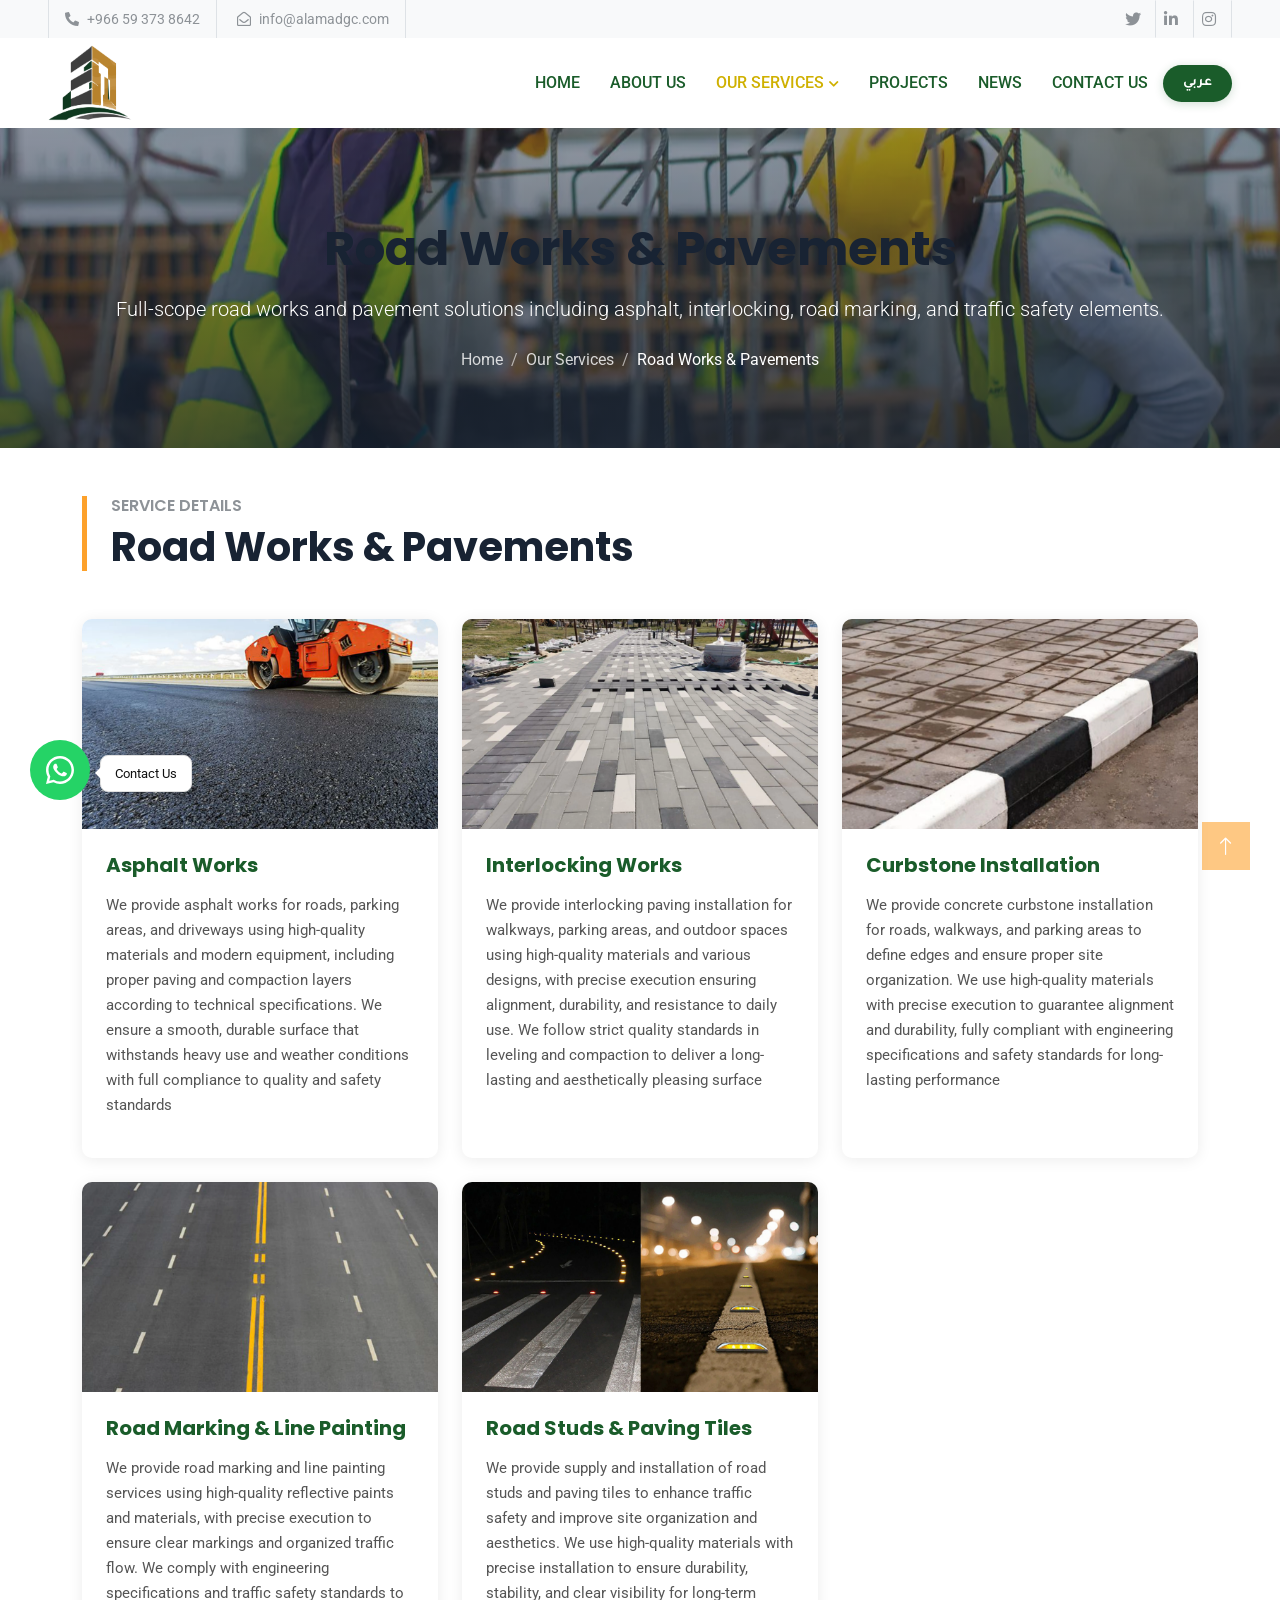
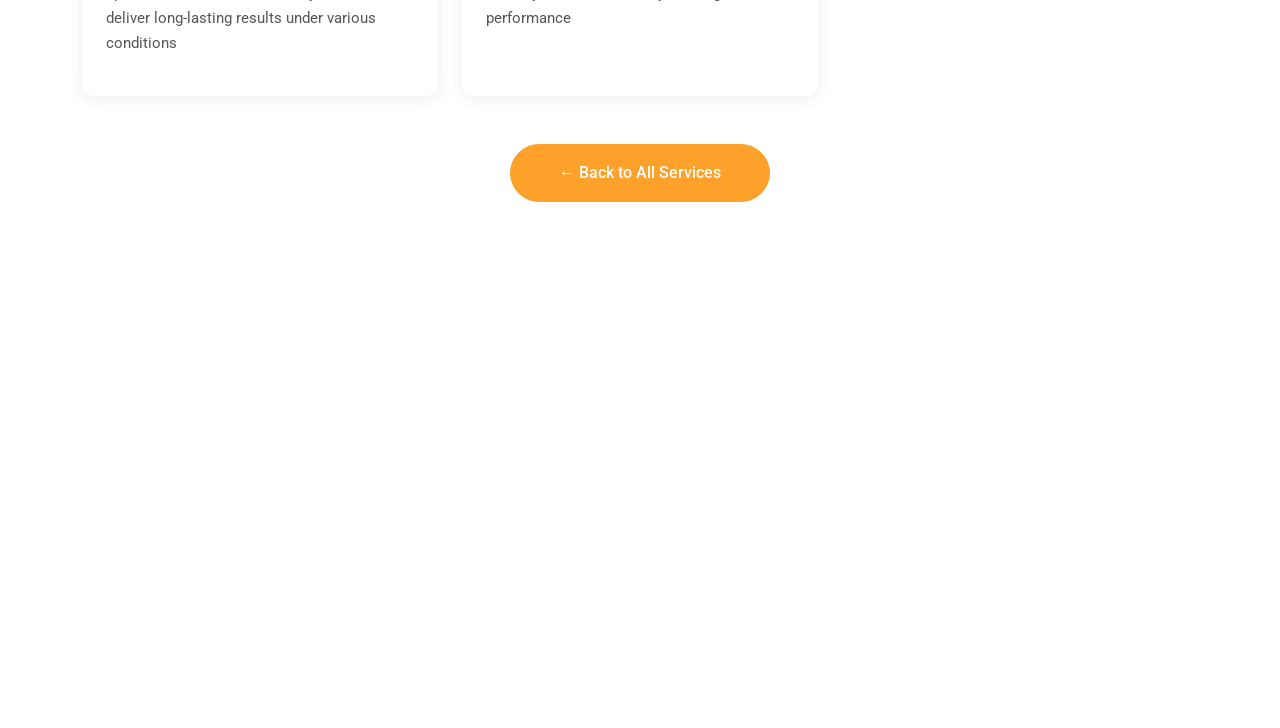
<file: service-roads.html>
<!DOCTYPE html>
<!-- Google tag (gtag.js) -->
<script async src="https://www.googletagmanager.com/gtag/js?id=G-KEEFFVY0Z2"></script>
<script>
  window.dataLayer = window.dataLayer || [];
  function gtag(){dataLayer.push(arguments);}
  gtag('js', new Date());

  gtag('config', 'G-KEEFFVY0Z2');
</script>
<html lang="en" dir="ltr" id="htmlRoot">
<head>
    <link rel="icon" type="image/x-icon" href="favicon.ico">

    <meta charset="utf-8">
    <title>Road Works & Pavements | AL AMAD AL FADHILAH GENERAL CONTRACTING</title>
    <meta name="viewport" content="width=device-width, initial-scale=1.0">
    <meta name="description" content="Road Works & Pavements services by AL AMAD AL FADHILAH GENERAL CONTRACTING - Saudi Arabia's trusted general contracting company.">
    <meta name="description" lang="ar" content="خدمات أعمال الطرق والرصف من شركة الأمد الفاضله للمقاولات العامة.">
    <meta property="og:title" content="Road Works & Pavements | AL AMAD AL FADHILAH GENERAL CONTRACTING">
    <meta property="og:description" content="Road Works & Pavements — professional construction and engineering services in Saudi Arabia.">
    <meta property="og:type" content="website">
    <link rel="canonical" href="https://www.alamadgc.com/service-3.html">
    <link href="img/favicon.ico" rel="icon">
    <link rel="preconnect" href="https://fonts.googleapis.com">
    <link rel="preconnect" href="https://fonts.gstatic.com" crossorigin>
    <link href="https://fonts.googleapis.com/css2?family=Roboto:wght@400;500&family=Poppins:wght@600;700&family=Tajawal:wght@400;500;700&display=swap" rel="stylesheet">
    <link href="https://cdnjs.cloudflare.com/ajax/libs/font-awesome/5.10.0/css/all.min.css" rel="stylesheet">
    <link href="https://cdn.jsdelivr.net/npm/bootstrap-icons@1.4.1/font/bootstrap-icons.css" rel="stylesheet">
    <link href="lib/animate/animate.min.css" rel="stylesheet">
    <link href="lib/owlcarousel/assets/owl.carousel.min.css" rel="stylesheet">
    <link href="css/bootstrap.min.css" rel="stylesheet">
    <link href="css/style.css" rel="stylesheet">
</head>
<body>
    <div id="spinner" class="show bg-white position-fixed translate-middle w-100 vh-100 top-50 start-50 d-flex align-items-center justify-content-center">
        <div class="spinner-grow text-primary" role="status"></div>
    </div>

    <div class="container-fluid bg-light p-0">
        <div class="row gx-0 d-none d-lg-flex">
            <div class="col-lg-7 px-5 text-start">
                <div class="h-100 d-inline-flex align-items-center border-start border-end px-3">
                    <small class="fa fa-phone-alt me-2"></small>
                    <small class="topbar-phone">+966 59 373 8642</small>
                </div>
                <div class="h-100 d-inline-flex align-items-center border-end px-3">
                    <small class="far fa-envelope-open me-2"></small>
                    <small>info@alamadgc.com</small>
                </div>
            </div>
            <div class="col-lg-5 px-5 text-end">
                <div class="h-100 d-inline-flex align-items-center">
                    <a class="btn btn-square border-end" href="https://x.com/alamadgc"><i class="fab fa-twitter"></i></a>
                    <a class="btn btn-square border-end" href="https://www.linkedin.com/company/alamadgc"><i class="fab fa-linkedin-in"></i></a>
                    <a class="btn btn-square border-end" href="https://www.instagram.com/alamadgc/?hl=en"><i class="fab fa-instagram"></i></a>
                </div>
            </div>
        </div>
    </div>

    <nav class="navbar navbar-expand-lg bg-white navbar-light sticky-top px-4 px-lg-5 py-lg-0">
        <a href="index.html" class="navbar-brand d-flex align-items-center">
            <img src="img/logo.webp" alt="Logo" style="height: 80px; margin-right: 20px;">
        </a>
        <button class="navbar-toggler" type="button" data-bs-toggle="offcanvas" data-bs-target="#mobileMenu" aria-controls="mobileMenu">
            <span class="navbar-toggler-icon"></span>
        </button>
        <div class="collapse navbar-collapse d-none d-lg-flex" id="navbarCollapse">
            <div class="navbar-nav ms-auto py-3 py-lg-0 align-items-center">
                <a href="index.html" class="nav-item nav-link" data-en="Home" data-ar="الرئيسية / ">Home</a>
                <a href="about.html" class="nav-item nav-link" data-en="About Us" data-ar="من نحن">About Us</a>
                <div class="nav-item nav-services-dropdown">
                    <span class="nav-link nav-services-btn active" id="servicesNavBtn">
                        <span data-en="Our Services" data-ar="خدماتنا">Our Services</span>
                        <i class="fas fa-chevron-down arrow-icon"></i>
                    </span>
                    <div class="dropdown-menu-services" id="servicesDropdown">
                        <a href="service.html"><span class="srv-icon"><i class="fas fa-th-large"></i></span><span data-en="All Services" data-ar="جميع الخدمات">All Services</span></a>
                        <a href="service-earthworks.html"><span class="srv-icon"><i class="fas fa-hard-hat"></i></span><span data-en="Earthworks &amp; Site Preparation" data-ar="أعمال الحفر وتهيئة المواقع">Earthworks &amp; Site Preparation</span></a>
                        <a href="service-structural.html"><span class="srv-icon"><i class="fas fa-building"></i></span><span data-en="Structural &amp; Concrete Works" data-ar="الأعمال الإنشائية والخرسانية">Structural &amp; Concrete Works</span></a>
                        <a href="service-roads.html"><span class="srv-icon"><i class="fas fa-road"></i></span><span data-en="Road Works &amp; Pavements" data-ar="أعمال الأرصفة والطرق">Road Works &amp; Pavements</span></a>
                        <a href="service-drainage.html"><span class="srv-icon"><i class="fas fa-water"></i></span><span data-en="Drainage &amp; Utilities Works" data-ar="أعمال الصرف والمرافق">Drainage &amp; Utilities Works</span></a>
                        <a href="service-electrical.html"><span class="srv-icon"><i class="fas fa-bolt"></i></span><span data-en="Electrical &amp; Low Current Systems" data-ar="الأنظمة الكهربائية والتيار الخفيف">Electrical &amp; Low Current Systems</span></a>
                        <a href="service-mechanical.html"><span class="srv-icon"><i class="fas fa-wind"></i></span><span data-en="Mechanical Systems" data-ar="الأنظمة الميكانيكية">Mechanical Systems</span></a>
                        <a href="service-landscape.html"><span class="srv-icon"><i class="fas fa-tree"></i></span><span data-en="Landscape &amp; Urban Elements" data-ar="المناظر الطبيعية والعناصر الحضرية">Landscape &amp; Urban Elements</span></a>
                        <a href="service-safety.html"><span class="srv-icon"><i class="fas fa-shield-alt"></i></span><span data-en="Safety &amp; Infrastructure Elements" data-ar="عناصر السلامة والبنية التحتية">Safety &amp; Infrastructure Elements</span></a>
                        <a href="service-finishing.html"><span class="srv-icon"><i class="fas fa-paint-roller"></i></span><span data-en="Finishing, Modular &amp; Renewable Works" data-ar="أعمال التشطيبات والوحدات الجاهزة والطاقة المتجددة">Finishing, Modular &amp; Renewable Works</span></a>
                    </div>
                </div>
                                <a href="projects.html" class="nav-item nav-link" data-en="Projects" data-ar="المشاريع">Projects</a>
                <a href="news.html" class="nav-item nav-link" data-en="News" data-ar="الأخبار">News</a>
                <a href="contact.html" class="nav-item nav-link" data-en="Contact Us" data-ar="تواصل معنا">Contact Us</a>
                <button onclick="toggleLang()" id="langBtn" class="lang-nav-link">
                    <span id="langBtnText">عربي</span>
                </button>
            </div>
        </div>
    </nav>

    <!-- Bootstrap Offcanvas Mobile Menu -->
    <div class="offcanvas offcanvas-end d-lg-none" tabindex="-1" id="mobileMenu" aria-labelledby="mobileMenuLabel">
        <div class="offcanvas-header border-bottom">
            <img src="img/logo.webp" alt="Logo" style="height:55px;">
            <button type="button" class="btn-close" data-bs-dismiss="offcanvas" aria-label="Close"></button>
        </div>
        <div class="offcanvas-body">
            <nav class="mobile-nav">
                <a href="index.html" class="mobile-nav-link" data-en="Home" data-ar="الرئيسية">Home</a>
                <a href="about.html" class="mobile-nav-link" data-en="About Us" data-ar="من نحن">About Us</a>
                <div class="mobile-services-wrap">
                    <button class="mobile-nav-link mobile-services-toggle w-100 text-start border-0 bg-transparent active" type="button" data-bs-toggle="collapse" data-bs-target="#mobileServicesMenu">
                        <span data-en="Our Services" data-ar="خدماتنا">Our Services</span>
                        <i class="fas fa-chevron-down ms-auto"></i>
                    </button>
                    <div class="collapse" id="mobileServicesMenu">
                        <div class="mobile-services-list">
                            <a href="service.html"><i class="fas fa-th-large me-2"></i><span data-en="All Services" data-ar="جميع الخدمات">All Services</span></a>
                            <a href="service-earthworks.html"><i class="fas fa-hard-hat me-2"></i><span data-en="Earthworks & Site Preparation" data-ar="أعمال الحفر وتهيئة المواقع">Earthworks & Site Preparation</span></a>
                            <a href="service-structural.html"><i class="fas fa-building me-2"></i><span data-en="Structural & Concrete Works" data-ar="الأعمال الإنشائية والخرسانية">Structural & Concrete Works</span></a>
                            <a href="service-roads.html"><i class="fas fa-road me-2"></i><span data-en="Road Works & Pavements" data-ar="أعمال الطرق والرصف">Road Works & Pavements</span></a>
                            <a href="service-drainage.html"><i class="fas fa-water me-2"></i><span data-en="Drainage & Utilities Works" data-ar="أعمال الصرف والمرافق">Drainage & Utilities Works</span></a>
                            <a href="service-electrical.html"><i class="fas fa-bolt me-2"></i><span data-en="Electrical & Low Current Systems" data-ar="الأنظمة الكهربائية والتيار الخفيف">Electrical & Low Current Systems</span></a>
                            <a href="service-mechanical.html"><i class="fas fa-wind me-2"></i><span data-en="Mechanical Systems" data-ar="الأنظمة الميكانيكية">Mechanical Systems</span></a>
                            <a href="service-landscape.html"><i class="fas fa-tree me-2"></i><span data-en="Landscape & Urban Elements" data-ar="المناظر الطبيعية والعناصر الحضرية">Landscape & Urban Elements</span></a>
                            <a href="service-safety.html"><i class="fas fa-shield-alt me-2"></i><span data-en="Safety & Infrastructure Elements" data-ar="عناصر السلامة والبنية التحتية">Safety & Infrastructure Elements</span></a>
                            <a href="service-finishing.html"><i class="fas fa-paint-roller me-2"></i><span data-en="Finishing, Modular & Renewable Works" data-ar="أعمال التشطيبات والوحدات الجاهزة والطاقة المتجددة">Finishing, Modular & Renewable Works</span></a>
                        </div>
                    </div>
                </div>
                                <a href="projects.html" class="mobile-nav-link" data-en="Projects" data-ar="المشاريع">Projects</a>
                <a href="news.html" class="mobile-nav-link" data-en="News" data-ar="الأخبار">News</a>
                <a href="contact.html" class="mobile-nav-link" data-en="Contact Us" data-ar="تواصل معنا">Contact Us</a>
                <div class="mt-3">
                    <button onclick="toggleLang()" class="lang-nav-link w-100 justify-content-center">
                        <span id="langBtnTextMobile">عربي</span>
                    </button>
                </div>
            </nav>
        </div>
    </div>

    <!-- Page Hero -->
    <div class="page-hero wow fadeIn" style="--hero-bg: url('img/service-3.webp')" data-wow-delay="0.1s">
        <div class="container text-center text-white">
            <h1 class="display-5 fw-bold mb-3" data-en="Road Works & Pavements" data-ar="أعمال الطرق والرصف">Road Works & Pavements</h1>
            <p class="lead mb-4" data-en="Full-scope road works and pavement solutions including asphalt, interlocking, road marking, and traffic safety elements." data-ar="حلول شاملة لأعمال الطرق والرصف تشمل الأسفلت والإنترلوك وتخطيط الطرق وعناصر سلامة المرور.">Full-scope road works and pavement solutions including asphalt, interlocking, road marking, and traffic safety elements.</p>
            <nav aria-label="breadcrumb">
                <ol class="breadcrumb justify-content-center">
                    <li class="breadcrumb-item"><a href="index.html" data-en="Home" data-ar="الرئيسية /">Home</a></li>
                    <li class="breadcrumb-item"><a href="service.html" data-en="Our Services" data-ar="خدماتنا ">Our Services</a></li>
                    <li class="breadcrumb-item active" data-en="Road Works & Pavements" data-ar="أعمال الطرق والرصف">Road Works & Pavements</li>
                </ol>
            </nav>
        </div>
    </div>

    <!-- Sub Services -->
    <div class="container-xxl py-5">
        <div class="container">
            <div class="row g-5 mb-5">
                <div class="col-12 wow fadeInUp" data-wow-delay="0.1s">
                    <div class="border-start border-5 border-primary ps-4">
                        <h6 class="text-body text-uppercase mb-2" data-en="Service Details" data-ar="تفاصيل الخدمة">Service Details</h6>
                        <h2 class="display-6 mb-0" data-en="Road Works & Pavements" data-ar="أعمال الطرق والرصف">Road Works & Pavements</h2>
                    </div>
                </div>
            </div>
            <div class="row g-4">

                <div class="col-lg-4 col-md-6 wow fadeInUp" data-wow-delay="0.1s">
                    <div class="sub-service-card">
                        <div class="sub-service-img">
                            <img class="img-fluid w-100" src="img/service-3-1.webp" alt="Asphalt Works" onerror="this.src='img/service-1.webp'">
                        </div>
                        <div class="sub-service-body p-4">
                            <h5 class="mb-3" data-en="Asphalt Works" data-ar="أعمال الأسفلت">Asphalt Works</h5>
                            <p data-en="We provide asphalt works for roads, parking areas, and driveways using high-quality materials and modern equipment, including proper paving and compaction layers according to technical specifications. We ensure a smooth, durable surface that withstands heavy use and weather conditions with full compliance to quality and safety standards" data-ar="نقدّم خدمات تنفيذ أعمال الأسفلت للمواقف والطرق والممرات باستخدام مواد عالية الجودة ومعدات حديثة، مع تنفيذ طبقات السفلتة والدمك وفق المواصفات الفنية. نضمن سطحًا مستويًا ومتينًا يتحمل الاستخدام الكثيف والعوامل الجوية مع الالتزام بمعايير الجودة والسلامة">Complete asphalt paving services for roads, parking areas, and pathways using premium materials and modern laying equipment for smooth, long-lasting surfaces.</p>
                        </div>
                    </div>
                </div>
                <div class="col-lg-4 col-md-6 wow fadeInUp" data-wow-delay="0.2s">
                    <div class="sub-service-card">
                        <div class="sub-service-img">
                            <img class="img-fluid w-100" src="img/service-3-2.webp" alt="Interlocking Works" onerror="this.src='img/service-1.webp'">
                        </div>
                        <div class="sub-service-body p-4">
                            <h5 class="mb-3" data-en="Interlocking Works" data-ar="أعمال الإنترلوك">Interlocking Works</h5>
                            <p data-en="We provide interlocking paving installation for walkways, parking areas, and outdoor spaces using high-quality materials and various designs, with precise execution ensuring alignment, durability, and resistance to daily use. We follow strict quality standards in leveling and compaction to deliver a long-lasting and aesthetically pleasing surface" data-ar="نقدّم خدمات تركيب الإنترلوك للممرات والمواقف والساحات الخارجية باستخدام مواد عالية الجودة وتصاميم متنوعة، مع تنفيذ دقيق يضمن الاستقامة والمتانة وتحمل الاستخدام اليومي. نلتزم بمعايير الجودة والدقة في التسوية والدمك للحصول على سطح جمالي عملي يدوم طويلًا">Installation of interlocking pavers in various patterns and colors for walkways, plazas, and driveways combining aesthetic appeal with structural strength.</p>
                        </div>
                    </div>
                </div>
                <div class="col-lg-4 col-md-6 wow fadeInUp" data-wow-delay="0.3s">
                    <div class="sub-service-card">
                        <div class="sub-service-img">
                            <img class="img-fluid w-100" src="img/service-3-3.webp" alt="Curbstone Installation" onerror="this.src='img/service-1.webp'">
                        </div>
                        <div class="sub-service-body p-4">
                            <h5 class="mb-3" data-en="Curbstone Installation" data-ar="تركيب الأرصفة">Curbstone Installation</h5>
                            <p data-en="We provide concrete curbstone installation for roads, walkways, and parking areas to define edges and ensure proper site organization. We use high-quality materials with precise execution to guarantee alignment and durability, fully compliant with engineering specifications and safety standards for long-lasting performance" data-ar="نقدّم خدمات تركيب البردورات الخرسانية لتحديد الطرق والممرات والمواقف وتنظيم الحواف بشكل احترافي، باستخدام مواد عالية الجودة وتنفيذ دقيق يضمن الاستقامة والمتانة. نلتزم بالمواصفات الهندسية ومعايير السلامة للحصول على أعمال تدوم طويلًا وتتحمل الاستخدام اليومي">Precise installation of curbstones to define road edges, guide drainage, and enhance the overall safety and appearance of road infrastructure.</p>
                        </div>
                    </div>
                </div>
                <div class="col-lg-4 col-md-6 wow fadeInUp" data-wow-delay="0.1s">
                    <div class="sub-service-card">
                        <div class="sub-service-img">
                            <img class="img-fluid w-100" src="img/service-3-4.webp" alt="Road Marking & Line Painting" onerror="this.src='img/service-1.webp'">
                        </div>
                        <div class="sub-service-body p-4">
                            <h5 class="mb-3" data-en="Road Marking & Line Painting" data-ar="تخطيط الطرق والدهان">Road Marking & Line Painting</h5>
                            <p data-en="We provide road marking and line painting services using high-quality reflective paints and materials, with precise execution to ensure clear markings and organized traffic flow. We comply with engineering specifications and traffic safety standards to deliver long-lasting results under various conditions" data-ar="نقدّم خدمات تخطيط الطرق ودهان الخطوط المرورية باستخدام دهانات عالية الجودة ومواد عاكسة للرؤية، مع تنفيذ دقيق يضمن وضوح العلامات وتنظيم حركة السير. نلتزم بالمواصفات الهندسية ومعايير السلامة المرورية لضمان نتائج تدوم طويلًا في مختلف الظروف">Professional road marking and line painting services using durable thermoplastic and paint materials compliant with traffic safety standards.</p>
                        </div>
                    </div>
                </div>
                <div class="col-lg-4 col-md-6 wow fadeInUp" data-wow-delay="0.2s">
                    <div class="sub-service-card">
                        <div class="sub-service-img">
                            <img class="img-fluid w-100" src="img/service-3-5.webp" alt="Road Studs & Paving Tiles" onerror="this.src='img/service-1.webp'">
                        </div>
                        <div class="sub-service-body p-4">
                            <h5 class="mb-3" data-en="Road Studs & Paving Tiles" data-ar="مسامير الطريق وبلاط الرصف">Road Studs & Paving Tiles</h5>
                            <p data-en="We provide supply and installation of road studs and paving tiles to enhance traffic safety and improve site organization and aesthetics. We use high-quality materials with precise installation to ensure durability, stability, and clear visibility for long-term performance" data-ar="نقدّم خدمات توريد وتركيب محددات الطرق (Road Studs) والبلاط الإنترلوك لتأمين وتنظيم حركة المرور وتحسين المظهر العام للمواقع. نستخدم مواد عالية الجودة مع تنفيذ دقيق يضمن الثبات والوضوح والمتانة في الاستخدام اليومي">Supply and installation of road studs and paving tiles to improve nighttime visibility, guide traffic, and enhance pedestrian areas.</p>
                        </div>
                    </div>
                </div>
            </div>

            <!-- Back Button -->
            <div class="row mt-5">
                <div class="col-12 text-center wow fadeInUp" data-wow-delay="0.1s">
                    <a href="service.html" class="btn btn-primary px-5 py-3 rounded-pill" data-en="← Back to All Services" data-ar="← العودة لجميع الخدمات">← Back to All Services</a>
                </div>
            </div>
        </div>
    </div>

    <div class="container-fluid bg-dark footer mt-5 pt-5 wow fadeIn" data-wow-delay="0.1s">
        <div class="container py-5">
            <div class="row g-5">
                <div class="col-lg-3 col-md-6">
                    <img src="img/about.webp" alt="AL AMAD AL FADHILAH Logo" style="height:150px;margin-right:20px;">
                    <p></p>
                    <div class="d-flex pt-2">
                        <a class="btn btn-square btn-outline-primary me-1" href="https://x.com/alamadgc"><i class="fab fa-twitter"></i></a>
                        <a class="btn btn-square btn-outline-primary me-1" href="https://www.instagram.com/alamadgc/?hl=en"><i class="fab fa-instagram"></i></a>
                        <a class="btn btn-square btn-outline-primary me-0" href="https://www.linkedin.com/company/alamadgc"><i class="fab fa-linkedin-in"></i></a>
                    </div>
                </div>
                <div class="col-lg-3 col-md-6">
                    <h4 class="text-light mb-4" data-en="Address" data-ar="العنوان">Address</h4>
                    <p><i class="fa fa-map-marker-alt me-3"></i><span data-en="Dist, Al Bahar, Al Khobar 34219" data-ar="حي البحر، الخبر 34219">Dist, Al Bahar,34219, Al Akhdar, Saudi Arabia</span></p>
                    <p><i class="fa fa-phone-alt me-3"></i><span dir="ltr" style="display:inline-block;">+966 59 373 8642</span></p>
                    <p><i class="fa fa-envelope me-3"></i>info@alamadgc.com</p>
                </div>
                <div class="col-lg-3 col-md-6">
                    <h4 class="text-light mb-4" data-en="Quick Links" data-ar="روابط سريعة">Quick Links</h4>
                    <a class="btn btn-link" href="about.html" data-en="About Us" data-ar="من نحن">About Us</a>
                    <a class="btn btn-link" href="service.html" data-en="Our Services" data-ar="خدماتنا">Our Services</a>
                    <a class="btn btn-link" href="contact.html" data-en="Contact Us" data-ar="تواصل معنا">Contact Us</a>
                </div>
                <div class="col-lg-3 col-md-6">
                    <h4 class="text-light mb-4" data-en="Open Hours" data-ar="ساعات العمل">Open Hours</h4>
                    <p><i class="fa fa-clock me-3"></i>
                        <span data-en="Sat – Thu: 8 am – 5 pm" data-ar="السبت – الخميس: 8 ص – 5 م">Sat – Thu: 8 am – 5 pm</span>
                    </p>
                    <p><i class="fa fa-times-circle me-3"></i>
                        <span data-en="Friday: CLOSED" data-ar="الجمعة: مغلق">Friday: CLOSED</span>
                    </p>
                    <a href="Company-Profile.pdf" download class="btn btn-warning fw-bold mt-2 d-flex align-items-center gap-2" style="width:fit-content;">
                        <i class="fa fa-download"></i>
                        <span data-en="Download Brochure" data-ar="تحميل البروفايل">Download Brochure</span>
                    </a>
                </div>
            </div>
        </div>
        <div class="container-fluid copyright">
            <div class="container">
                <div class="row">
                    <div class="col-md-6 text-center text-md-start mb-3 mb-md-0">
                        &copy; <a href="#">alamadgc</a>, <span data-en="All Right Reserved." data-ar="جميع الحقوق محفوظة.">All Right Reserved.</span>
                    </div>
                    <div class="col-md-6 text-center text-md-end">
                        <span data-en="Designed By" data-ar="تصميم">Designed By</span> <a href="https://htmlcodex.com">HTML Codex</a>
                    </div>
                </div>
            </div>
        </div>
    </div>
    <a href="#" class="btn btn-lg btn-primary btn-lg-square back-to-top"><i class="bi bi-arrow-up"></i></a>
    <div class="wa-tooltip" id="waTooltip" data-en="Contact Us" data-ar="تواصل معنا">تواصل معنا</div>
    <a class="wa-btn" href="https://wa.me/966546082911" target="_blank" title="WhatsApp">
        <svg viewBox="0 0 32 32" xmlns="http://www.w3.org/2000/svg">
            <path d="M16 2C8.27 2 2 8.27 2 16c0 2.44.65 4.73 1.78 6.72L2 30l7.5-1.74A13.93 13.93 0 0 0 16 30c7.73 0 14-6.27 14-14S23.73 2 16 2zm0 25.5a11.44 11.44 0 0 1-5.85-1.6l-.42-.25-4.45 1.03 1.06-4.34-.28-.44A11.47 11.47 0 0 1 4.5 16C4.5 9.6 9.6 4.5 16 4.5S27.5 9.6 27.5 16 22.4 27.5 16 27.5zm6.3-8.6c-.34-.17-2.02-1-2.34-1.11-.31-.11-.54-.17-.77.17-.22.34-.87 1.11-1.07 1.34-.2.22-.39.25-.73.08-.34-.17-1.44-.53-2.74-1.69-1.01-.9-1.69-2.02-1.89-2.36-.2-.34-.02-.52.15-.69.15-.15.34-.4.51-.59.17-.2.22-.34.34-.57.11-.22.06-.42-.03-.59-.08-.17-.77-1.85-1.05-2.53-.28-.67-.56-.58-.77-.59h-.66c-.22 0-.59.08-.9.42-.31.34-1.17 1.14-1.17 2.78s1.2 3.22 1.37 3.44c.17.22 2.36 3.6 5.72 5.05.8.34 1.42.55 1.9.7.8.25 1.53.22 2.1.13.64-.09 2.02-.82 2.31-1.62.28-.8.28-1.48.2-1.62-.09-.14-.31-.22-.65-.39z"/>
        </svg>
    </a>

    <script src="https://code.jquery.com/jquery-3.4.1.min.js"></script>
    <script src="https://cdn.jsdelivr.net/npm/bootstrap@5.0.0/dist/js/bootstrap.bundle.min.js"></script>
    <script src="lib/wow/wow.min.js"></script>
    <script src="lib/easing/easing.min.js"></script>
    <script src="lib/waypoints/waypoints.min.js"></script>
    <script src="lib/owlcarousel/owl.carousel.min.js"></script>
    <script src="js/main.js"></script>
    <script>
        let currentLang = localStorage.getItem('siteLang') || 'en';

        document.addEventListener('DOMContentLoaded', function () {
            applyLang(currentLang);
        });

        function applyLang(lang) {
            const html = document.getElementById('htmlRoot');
            html.setAttribute('lang', lang === 'ar' ? 'ar' : 'en');
            html.setAttribute('dir', lang === 'ar' ? 'rtl' : 'ltr');

            document.querySelectorAll('[data-ar]').forEach(el => {
                el.textContent = lang === 'ar'
                    ? el.getAttribute('data-ar')
                    : el.getAttribute('data-en');
            });

            document.querySelectorAll('.topbar-phone, [dir="ltr"]').forEach(el => {
                if (el.id !== 'htmlRoot') el.setAttribute('dir', 'ltr');
            });

            // Update both desktop and mobile lang buttons
            ['langBtnText', 'langBtnTextMobile'].forEach(function(id) {
                var el = document.getElementById(id);
                if (el) el.textContent = lang === 'ar' ? 'English' : 'عربي';
            });

            document.body.style.fontFamily = lang === 'ar' ? "'Tajawal', sans-serif" : '';

            // RTL fix for offcanvas mobile menu
            var offcanvas = document.getElementById('mobileMenu');
            if (offcanvas) {
                offcanvas.setAttribute('dir', lang === 'ar' ? 'rtl' : 'ltr');
            }
        }

        function toggleLang() {
            currentLang = currentLang === 'en' ? 'ar' : 'en';
            localStorage.setItem('siteLang', currentLang);
            applyLang(currentLang);
        }
    </script>
</body>
</html>
</file>
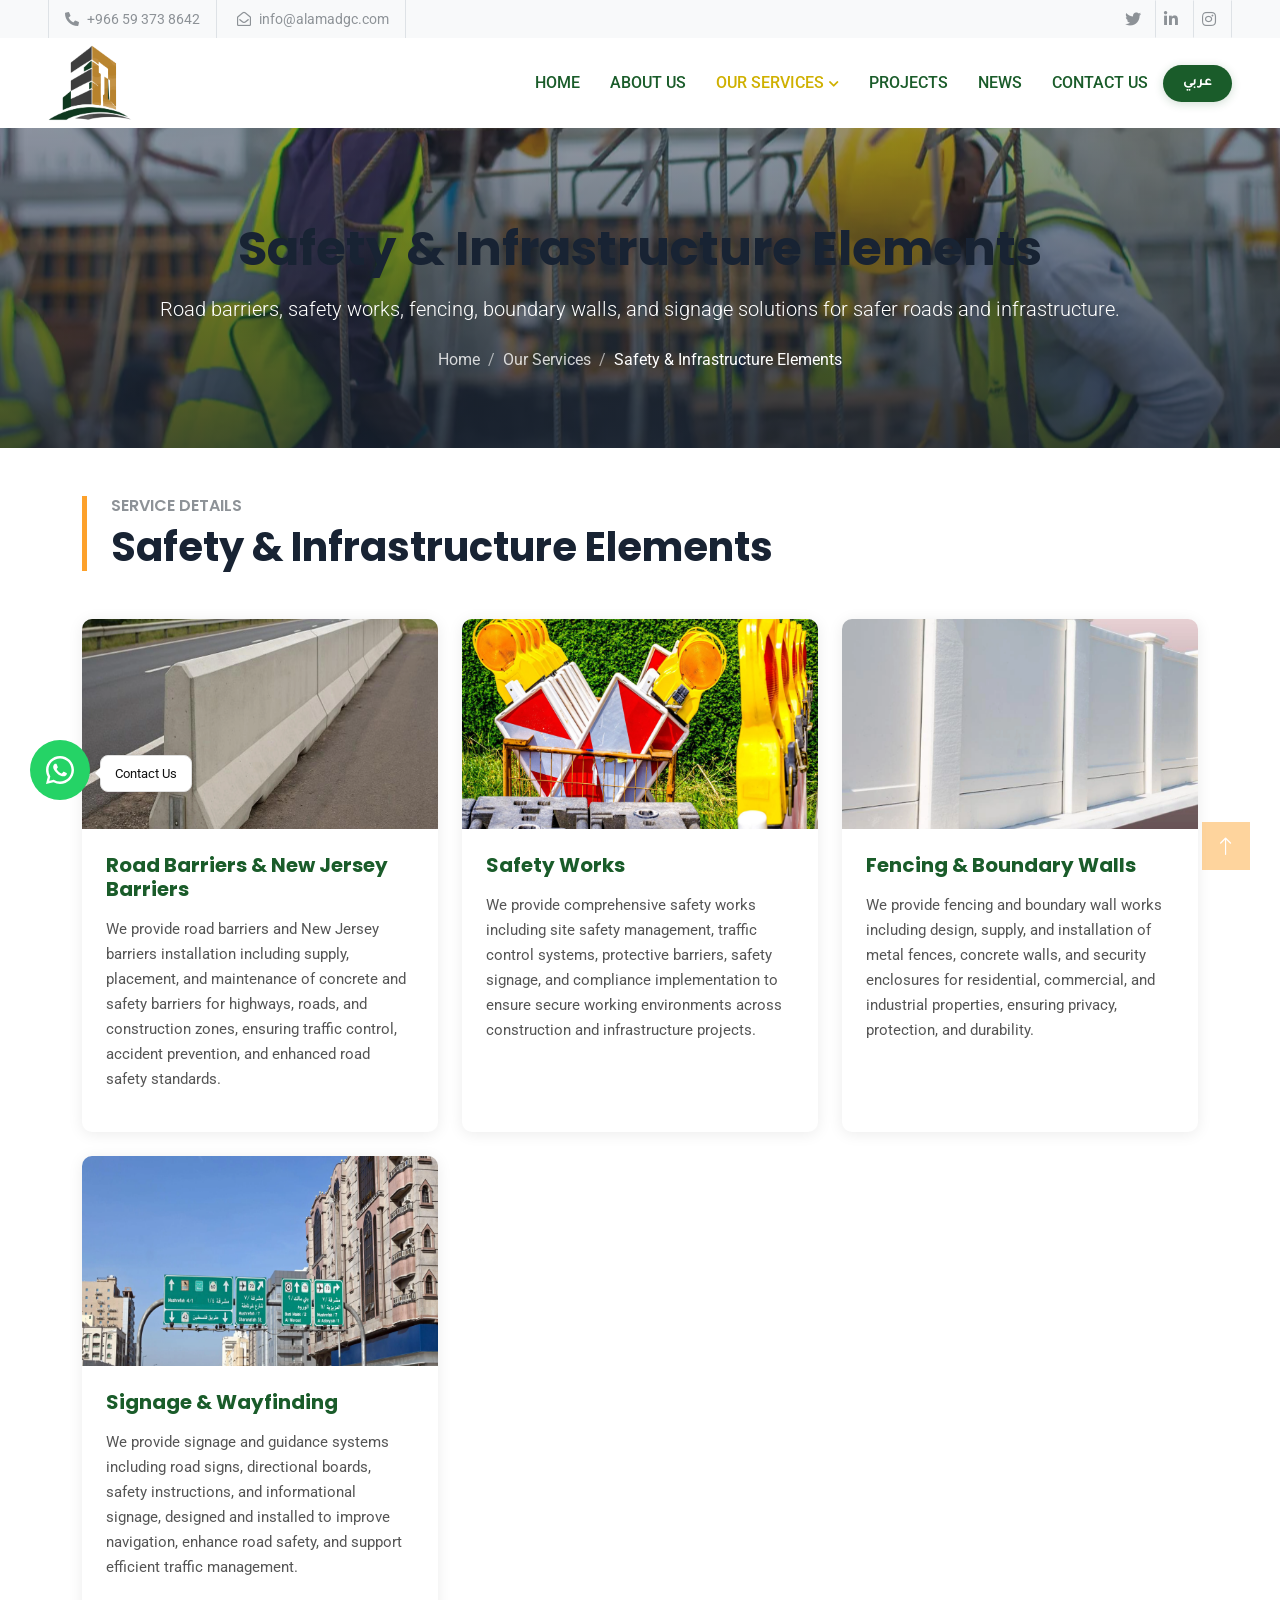
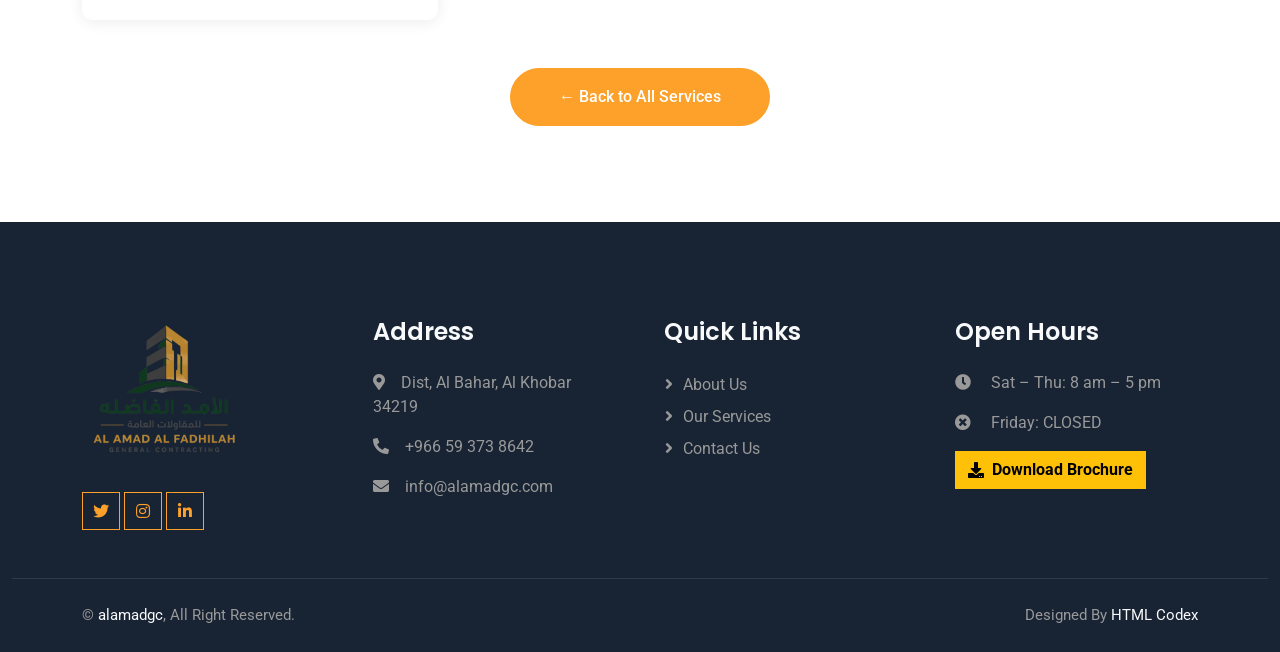
<file: service-safety.html>
<!DOCTYPE html>
<!-- Google tag (gtag.js) -->
<script async src="https://www.googletagmanager.com/gtag/js?id=G-KEEFFVY0Z2"></script>
<script>
  window.dataLayer = window.dataLayer || [];
  function gtag(){dataLayer.push(arguments);}
  gtag('js', new Date());

  gtag('config', 'G-KEEFFVY0Z2');
</script>
<html lang="en" dir="ltr" id="htmlRoot">
<head>
    <link rel="icon" type="image/x-icon" href="favicon.ico">

    <meta charset="utf-8">
    <title>Safety & Infrastructure Elements | AL AMAD AL FADHILAH GENERAL CONTRACTING</title>
    <meta name="viewport" content="width=device-width, initial-scale=1.0">
    <meta name="description" content="Safety & Infrastructure Elements services by AL AMAD AL FADHILAH GENERAL CONTRACTING - Saudi Arabia's trusted general contracting company.">
    <meta name="description" lang="ar" content="خدمات عناصر السلامة والبنية التحتية من شركة الأمد الفاضله للمقاولات العامة.">
    <meta property="og:title" content="Safety & Infrastructure Elements | AL AMAD AL FADHILAH GENERAL CONTRACTING">
    <meta property="og:description" content="Safety & Infrastructure Elements — professional construction and engineering services in Saudi Arabia.">
    <meta property="og:type" content="website">
    <link rel="canonical" href="https://www.alamadgc.com/service-8.html">
    <link href="img/favicon.ico" rel="icon">
    <link rel="preconnect" href="https://fonts.googleapis.com">
    <link rel="preconnect" href="https://fonts.gstatic.com" crossorigin>
    <link href="https://fonts.googleapis.com/css2?family=Roboto:wght@400;500&family=Poppins:wght@600;700&family=Tajawal:wght@400;500;700&display=swap" rel="stylesheet">
    <link href="https://cdnjs.cloudflare.com/ajax/libs/font-awesome/5.10.0/css/all.min.css" rel="stylesheet">
    <link href="https://cdn.jsdelivr.net/npm/bootstrap-icons@1.4.1/font/bootstrap-icons.css" rel="stylesheet">
    <link href="lib/animate/animate.min.css" rel="stylesheet">
    <link href="lib/owlcarousel/assets/owl.carousel.min.css" rel="stylesheet">
    <link href="css/bootstrap.min.css" rel="stylesheet">
    <link href="css/style.css" rel="stylesheet">
</head>
<body>
    <div id="spinner" class="show bg-white position-fixed translate-middle w-100 vh-100 top-50 start-50 d-flex align-items-center justify-content-center">
        <div class="spinner-grow text-primary" role="status"></div>
    </div>

    <div class="container-fluid bg-light p-0">
        <div class="row gx-0 d-none d-lg-flex">
            <div class="col-lg-7 px-5 text-start">
                <div class="h-100 d-inline-flex align-items-center border-start border-end px-3">
                    <small class="fa fa-phone-alt me-2"></small>
                    <small class="topbar-phone">+966 59 373 8642</small>
                </div>
                <div class="h-100 d-inline-flex align-items-center border-end px-3">
                    <small class="far fa-envelope-open me-2"></small>
                    <small>info@alamadgc.com</small>
                </div>
            </div>
            <div class="col-lg-5 px-5 text-end">
                <div class="h-100 d-inline-flex align-items-center">
                    <a class="btn btn-square border-end" href="https://x.com/alamadgc"><i class="fab fa-twitter"></i></a>
                    <a class="btn btn-square border-end" href="https://www.linkedin.com/company/alamadgc"><i class="fab fa-linkedin-in"></i></a>
                    <a class="btn btn-square border-end" href="https://www.instagram.com/alamadgc/?hl=en"><i class="fab fa-instagram"></i></a>
                </div>
            </div>
        </div>
    </div>

    <nav class="navbar navbar-expand-lg bg-white navbar-light sticky-top px-4 px-lg-5 py-lg-0">
        <a href="index.html" class="navbar-brand d-flex align-items-center">
            <img src="img/logo.webp" alt="Logo" style="height: 80px; margin-right: 20px;">
        </a>
        <button class="navbar-toggler" type="button" data-bs-toggle="offcanvas" data-bs-target="#mobileMenu" aria-controls="mobileMenu">
            <span class="navbar-toggler-icon"></span>
        </button>
        <div class="collapse navbar-collapse d-none d-lg-flex" id="navbarCollapse">
            <div class="navbar-nav ms-auto py-3 py-lg-0 align-items-center">
                <a href="index.html" class="nav-item nav-link" data-en="Home" data-ar="الرئيسية">Home</a>
                <a href="about.html" class="nav-item nav-link" data-en="About Us" data-ar="من نحن">About Us</a>
                <div class="nav-item nav-services-dropdown">
                    <span class="nav-link nav-services-btn active" id="servicesNavBtn">
                        <span data-en="Our Services" data-ar="خدماتنا">Our Services</span>
                        <i class="fas fa-chevron-down arrow-icon"></i>
                    </span>
                    <div class="dropdown-menu-services" id="servicesDropdown">
                        <a href="service.html"><span class="srv-icon"><i class="fas fa-th-large"></i></span><span data-en="All Services" data-ar="جميع الخدمات">All Services</span></a>
                        <a href="service-earthworks.html"><span class="srv-icon"><i class="fas fa-hard-hat"></i></span><span data-en="Earthworks &amp; Site Preparation" data-ar="أعمال الحفر وتهيئة المواقع">Earthworks &amp; Site Preparation</span></a>
                        <a href="service-structural.html"><span class="srv-icon"><i class="fas fa-building"></i></span><span data-en="Structural &amp; Concrete Works" data-ar="الأعمال الإنشائية والخرسانية">Structural &amp; Concrete Works</span></a>
                        <a href="service-roads.html"><span class="srv-icon"><i class="fas fa-road"></i></span><span data-en="Road Works &amp; Pavements" data-ar="أعمال الأرصفة والطرق">Road Works &amp; Pavements</span></a>
                        <a href="service-drainage.html"><span class="srv-icon"><i class="fas fa-water"></i></span><span data-en="Drainage &amp; Utilities Works" data-ar="أعمال الصرف والمرافق">Drainage &amp; Utilities Works</span></a>
                        <a href="service-electrical.html"><span class="srv-icon"><i class="fas fa-bolt"></i></span><span data-en="Electrical &amp; Low Current Systems" data-ar="الأنظمة الكهربائية والتيار الخفيف">Electrical &amp; Low Current Systems</span></a>
                        <a href="service-mechanical.html"><span class="srv-icon"><i class="fas fa-wind"></i></span><span data-en="Mechanical Systems" data-ar="الأنظمة الميكانيكية">Mechanical Systems</span></a>
                        <a href="service-landscape.html"><span class="srv-icon"><i class="fas fa-tree"></i></span><span data-en="Landscape &amp; Urban Elements" data-ar="المناظر الطبيعية والعناصر الحضرية">Landscape &amp; Urban Elements</span></a>
                        <a href="service-safety.html"><span class="srv-icon"><i class="fas fa-shield-alt"></i></span><span data-en="Safety &amp; Infrastructure Elements" data-ar="عناصر السلامة والبنية التحتية">Safety &amp; Infrastructure Elements</span></a>
                        <a href="service-finishing.html"><span class="srv-icon"><i class="fas fa-paint-roller"></i></span><span data-en="Finishing, Modular &amp; Renewable Works" data-ar="أعمال التشطيبات والوحدات الجاهزة والطاقة المتجددة">Finishing, Modular &amp; Renewable Works</span></a>
                    </div>
                </div>
                                <a href="projects.html" class="nav-item nav-link" data-en="Projects" data-ar="المشاريع">Projects</a>
                <a href="news.html" class="nav-item nav-link" data-en="News" data-ar="الأخبار">News</a>
                <a href="contact.html" class="nav-item nav-link" data-en="Contact Us" data-ar="تواصل معنا">Contact Us</a>
                <button onclick="toggleLang()" id="langBtn" class="lang-nav-link">
                    <span id="langBtnText">عربي</span>
                </button>
            </div>
        </div>
    </nav>

    <!-- Bootstrap Offcanvas Mobile Menu -->
    <div class="offcanvas offcanvas-end d-lg-none" tabindex="-1" id="mobileMenu" aria-labelledby="mobileMenuLabel">
        <div class="offcanvas-header border-bottom">
            <img src="img/logo.webp" alt="Logo" style="height:55px;">
            <button type="button" class="btn-close" data-bs-dismiss="offcanvas" aria-label="Close"></button>
        </div>
        <div class="offcanvas-body">
            <nav class="mobile-nav">
                <a href="index.html" class="mobile-nav-link" data-en="Home" data-ar="الرئيسية">Home</a>
                <a href="about.html" class="mobile-nav-link" data-en="About Us" data-ar="من نحن">About Us</a>
                <div class="mobile-services-wrap">
                    <button class="mobile-nav-link mobile-services-toggle w-100 text-start border-0 bg-transparent active" type="button" data-bs-toggle="collapse" data-bs-target="#mobileServicesMenu">
                        <span data-en="Our Services" data-ar="خدماتنا">Our Services</span>
                        <i class="fas fa-chevron-down ms-auto"></i>
                    </button>
                    <div class="collapse" id="mobileServicesMenu">
                        <div class="mobile-services-list">
                            <a href="service.html"><i class="fas fa-th-large me-2"></i><span data-en="All Services" data-ar="جميع الخدمات">All Services</span></a>
                            <a href="service-earthworks.html"><i class="fas fa-hard-hat me-2"></i><span data-en="Earthworks & Site Preparation" data-ar="أعمال الحفر وتهيئة المواقع">Earthworks & Site Preparation</span></a>
                            <a href="service-structural.html"><i class="fas fa-building me-2"></i><span data-en="Structural & Concrete Works" data-ar="الأعمال الإنشائية والخرسانية">Structural & Concrete Works</span></a>
                            <a href="service-roads.html"><i class="fas fa-road me-2"></i><span data-en="Road Works & Pavements" data-ar="أعمال الطرق والرصف">Road Works & Pavements</span></a>
                            <a href="service-drainage.html"><i class="fas fa-water me-2"></i><span data-en="Drainage & Utilities Works" data-ar="أعمال الصرف والمرافق">Drainage & Utilities Works</span></a>
                            <a href="service-electrical.html"><i class="fas fa-bolt me-2"></i><span data-en="Electrical & Low Current Systems" data-ar="الأنظمة الكهربائية والتيار الخفيف">Electrical & Low Current Systems</span></a>
                            <a href="service-mechanical.html"><i class="fas fa-wind me-2"></i><span data-en="Mechanical Systems" data-ar="الأنظمة الميكانيكية">Mechanical Systems</span></a>
                            <a href="service-landscape.html"><i class="fas fa-tree me-2"></i><span data-en="Landscape & Urban Elements" data-ar="المناظر الطبيعية والعناصر الحضرية">Landscape & Urban Elements</span></a>
                            <a href="service-safety.html"><i class="fas fa-shield-alt me-2"></i><span data-en="Safety & Infrastructure Elements" data-ar="عناصر السلامة والبنية التحتية">Safety & Infrastructure Elements</span></a>
                            <a href="service-finishing.html"><i class="fas fa-paint-roller me-2"></i><span data-en="Finishing, Modular & Renewable Works" data-ar="أعمال التشطيبات والوحدات الجاهزة والطاقة المتجددة">Finishing, Modular & Renewable Works</span></a>
                        </div>
                    </div>
                </div>
                                <a href="projects.html" class="mobile-nav-link" data-en="Projects" data-ar="المشاريع">Projects</a>
                <a href="news.html" class="mobile-nav-link" data-en="News" data-ar="الأخبار">News</a>
                <a href="contact.html" class="mobile-nav-link" data-en="Contact Us" data-ar="تواصل معنا">Contact Us</a>
                <div class="mt-3">
                    <button onclick="toggleLang()" class="lang-nav-link w-100 justify-content-center">
                        <span id="langBtnTextMobile">عربي</span>
                    </button>
                </div>
            </nav>
        </div>
    </div>

    <!-- Page Hero -->
    <div class="page-hero wow fadeIn" style="--hero-bg: url('img/service-8.webp')" data-wow-delay="0.1s">
        <div class="container text-center text-white">
            <h1 class="display-5 fw-bold mb-3" data-en="Safety & Infrastructure Elements" data-ar="عناصر السلامة والبنية التحتية">Safety & Infrastructure Elements</h1>
            <p class="lead mb-4" data-en="Road barriers, safety works, fencing, boundary walls, and signage solutions for safer roads and infrastructure." data-ar="حواجز الطرق وأعمال السلامة والأسوار والجدران الحدودية واللافتات لطرق وبنية تحتية أكثر أماناً.">Road barriers, safety works, fencing, boundary walls, and signage solutions for safer roads and infrastructure.</p>
            <nav aria-label="breadcrumb">
                <ol class="breadcrumb justify-content-center">
                    <li class="breadcrumb-item"><a href="index.html" data-en="Home" data-ar="الرئيسية /">Home</a></li>
                    <li class="breadcrumb-item"><a href="service.html" data-en="Our Services" data-ar="خدماتنا">Our Services</a></li>
                    <li class="breadcrumb-item active" data-en="Safety & Infrastructure Elements" data-ar="عناصر السلامة والبنية التحتية">Safety & Infrastructure Elements</li>
                </ol>
            </nav>
        </div>
    </div>

    <!-- Sub Services -->
    <div class="container-xxl py-5">
        <div class="container">
            <div class="row g-5 mb-5">
                <div class="col-12 wow fadeInUp" data-wow-delay="0.1s">
                    <div class="border-start border-5 border-primary ps-4">
                        <h6 class="text-body text-uppercase mb-2" data-en="Service Details" data-ar="تفاصيل الخدمة">Service Details</h6>
                        <h2 class="display-6 mb-0" data-en="Safety & Infrastructure Elements" data-ar="عناصر السلامة والبنية التحتية">Safety & Infrastructure Elements</h2>
                    </div>
                </div>
            </div>
            <div class="row g-4">

                <div class="col-lg-4 col-md-6 wow fadeInUp" data-wow-delay="0.1s">
                    <div class="sub-service-card">
                        <div class="sub-service-img">
                            <img class="img-fluid w-100" src="img/service-8-1.webp" alt="Road Barriers & New Jersey Barriers" onerror="this.src='img/service-1.webp'">
                        </div>
                        <div class="sub-service-body p-4">
                            <h5 class="mb-3" data-en="Road Barriers & New Jersey Barriers" data-ar="حواجز الطرق وحواجز نيوجيرسي">Road Barriers & New Jersey Barriers</h5>
                            <p data-en="We provide road barriers and New Jersey barriers installation including supply, placement, and maintenance of concrete and safety barriers for highways, roads, and construction zones, ensuring traffic control, accident prevention, and enhanced road safety standards." data-ar="نقدّم حواجز الطرق وحواجز نيوجيرسي وتشمل توريد وتركيب وصيانة الحواجز الخرسانية وحواجز السلامة للطرق السريعة والمواقع الإنشائية، لضمان تنظيم حركة المرور ومنع الحوادث وتعزيز معايير السلامة">Professional road and New Jersey barriers solutions designed to improve traffic safety and control.</p>
                        </div>
                    </div>
                </div>
                <div class="col-lg-4 col-md-6 wow fadeInUp" data-wow-delay="0.2s">
                    <div class="sub-service-card">
                        <div class="sub-service-img">
                            <img class="img-fluid w-100" src="img/service-8-2.webp" alt="Safety Works" onerror="this.src='img/service-1.webp'">
                        </div>
                        <div class="sub-service-body p-4">
                            <h5 class="mb-3" data-en="Safety Works" data-ar="أعمال السلامة">Safety Works</h5>
                            <p data-en="We provide comprehensive safety works including site safety management, traffic control systems, protective barriers, safety signage, and compliance implementation to ensure secure working environments across construction and infrastructure projects." data-ar="نقدّم أعمال السلامة وتشمل إدارة سلامة المواقع وأنظمة التحكم المروري وحواجز الحماية ولوحات السلامة وتطبيق معايير السلامة لضمان بيئة عمل آمنة في المشاريع الإنشائية والبنية التحتية">Comprehensive safety services ensuring secure environments and compliance with safety standards.</p>
                        </div>
                    </div>
                </div>
                <div class="col-lg-4 col-md-6 wow fadeInUp" data-wow-delay="0.3s">
                    <div class="sub-service-card">
                        <div class="sub-service-img">
                            <img class="img-fluid w-100" src="img/service-8-3.webp" alt="Fencing & Boundary Walls" onerror="this.src='img/service-1.webp'">
                        </div>
                        <div class="sub-service-body p-4">
                            <h5 class="mb-3" data-en="Fencing & Boundary Walls" data-ar="الأسوار وجدران الحدود">Fencing & Boundary Walls</h5>
                            <p data-en="We provide fencing and boundary wall works including design, supply, and installation of metal fences, concrete walls, and security enclosures for residential, commercial, and industrial properties, ensuring privacy, protection, and durability." data-ar="نقدّم أعمال الأسوار وجدران الحدود وتشمل تصميم وتوريد وتركيب الأسوار المعدنية والجدران الخرسانية والحواجز الأمنية للمباني السكنية والتجارية والصناعية، لضمان الخصوصية والحماية والمتانة">Durable fencing and boundary wall solutions for security, privacy, and property protection.</p>
                        </div>
                    </div>
                </div>
                <div class="col-lg-4 col-md-6 wow fadeInUp" data-wow-delay="0.1s">
                    <div class="sub-service-card">
                        <div class="sub-service-img">
                            <img class="img-fluid w-100" src="img/service-8-4.webp" alt="Signage & Wayfinding" onerror="this.src='img/service-1.webp'">
                        </div>
                        <div class="sub-service-body p-4">
                            <h5 class="mb-3" data-en="Signage & Wayfinding" data-ar="اللافتات والإرشادات">Signage & Wayfinding</h5>
                            <p data-en="We provide signage and guidance systems including road signs, directional boards, safety instructions, and informational signage, designed and installed to improve navigation, enhance road safety, and support efficient traffic management." data-ar="نقدّم أعمال اللافتات والإرشادات وتشمل اللوحات المرورية ولوحات الاتجاهات وتعليمات السلامة واللوحات الإرشادية، لتسهيل التنقل وتحسين السلامة المرورية ودعم إدارة حركة السير">Professional signage and guidance systems designed to improve navigation and road safety.</p>
                        </div>
                    </div>
                </div>
            </div>

            <!-- Back Button -->
            <div class="row mt-5">
                <div class="col-12 text-center wow fadeInUp" data-wow-delay="0.1s">
                    <a href="service.html" class="btn btn-primary px-5 py-3 rounded-pill" data-en="← Back to All Services" data-ar="← العودة لجميع الخدمات">← Back to All Services</a>
                </div>
            </div>
        </div>
    </div>

    <div class="container-fluid bg-dark footer mt-5 pt-5 wow fadeIn" data-wow-delay="0.1s">
        <div class="container py-5">
            <div class="row g-5">
                <div class="col-lg-3 col-md-6">
                    <img src="img/about.webp" alt="AL AMAD AL FADHILAH Logo" style="height:150px;margin-right:20px;">
                    <p></p>
                    <div class="d-flex pt-2">
                        <a class="btn btn-square btn-outline-primary me-1" href="https://x.com/alamadgc"><i class="fab fa-twitter"></i></a>
                        <a class="btn btn-square btn-outline-primary me-1" href="https://www.instagram.com/alamadgc/?hl=en"><i class="fab fa-instagram"></i></a>
                        <a class="btn btn-square btn-outline-primary me-0" href="https://www.linkedin.com/company/alamadgc"><i class="fab fa-linkedin-in"></i></a>
                    </div>
                </div>
                <div class="col-lg-3 col-md-6">
                    <h4 class="text-light mb-4" data-en="Address" data-ar="العنوان">Address</h4>
                    <p><i class="fa fa-map-marker-alt me-3"></i><span data-en="Dist, Al Bahar, Al Khobar 34219" data-ar="حي البحر، الخبر 34219">Dist, Al Bahar,34219, Al Akhdar, Saudi Arabia</span></p>
                    <p><i class="fa fa-phone-alt me-3"></i><span style="direction:ltr; unicode-bidi:embed; display:inline-block;">+966 59 373 8642</span></p>
                    <p><i class="fa fa-envelope me-3"></i>info@alamadgc.com</p>
                </div>
                <div class="col-lg-3 col-md-6">
                    <h4 class="text-light mb-4" data-en="Quick Links" data-ar="روابط سريعة">Quick Links</h4>
                    <a class="btn btn-link" href="about.html" data-en="About Us" data-ar="من نحن">About Us</a>
                    <a class="btn btn-link" href="service.html" data-en="Our Services" data-ar="خدماتنا">Our Services</a>
                    <a class="btn btn-link" href="contact.html" data-en="Contact Us" data-ar="تواصل معنا">Contact Us</a>
                </div>
                <div class="col-lg-3 col-md-6">
                    <h4 class="text-light mb-4" data-en="Open Hours" data-ar="ساعات العمل">Open Hours</h4>
                    <p><i class="fa fa-clock me-3"></i>
                        <span data-en="Sat – Thu: 8 am – 5 pm" data-ar="السبت – الخميس: 8 ص – 5 م">Sat – Thu: 8 am – 5 pm</span>
                    </p>
                    <p><i class="fa fa-times-circle me-3"></i>
                        <span data-en="Friday: CLOSED" data-ar="الجمعة: مغلق">Friday: CLOSED</span>
                    </p>
                    <a href="Company-Profile.pdf" download class="btn btn-warning fw-bold mt-2 d-flex align-items-center gap-2" style="width:fit-content;">
                        <i class="fa fa-download"></i>
                        <span data-en="Download Brochure" data-ar="تحميل البروفايل">Download Brochure</span>
                    </a>
                </div>
            </div>
        </div>
        <div class="container-fluid copyright">
            <div class="container">
                <div class="row">
                    <div class="col-md-6 text-center text-md-start mb-3 mb-md-0">
                        &copy; <a href="#">alamadgc</a>, <span data-en="All Right Reserved." data-ar="جميع الحقوق محفوظة.">All Right Reserved.</span>
                    </div>
                    <div class="col-md-6 text-center text-md-end">
                        <span data-en="Designed By" data-ar="تصميم">Designed By</span> <a href="https://htmlcodex.com">HTML Codex</a>
                    </div>
                </div>
            </div>
        </div>
    </div>
    <a href="#" class="btn btn-lg btn-primary btn-lg-square back-to-top"><i class="bi bi-arrow-up"></i></a>
    <div class="wa-tooltip" id="waTooltip" data-en="Contact Us" data-ar="تواصل معنا">تواصل معنا</div>
    <a class="wa-btn" href="https://wa.me/966546082911" target="_blank" title="WhatsApp">
        <svg viewBox="0 0 32 32" xmlns="http://www.w3.org/2000/svg">
            <path d="M16 2C8.27 2 2 8.27 2 16c0 2.44.65 4.73 1.78 6.72L2 30l7.5-1.74A13.93 13.93 0 0 0 16 30c7.73 0 14-6.27 14-14S23.73 2 16 2zm0 25.5a11.44 11.44 0 0 1-5.85-1.6l-.42-.25-4.45 1.03 1.06-4.34-.28-.44A11.47 11.47 0 0 1 4.5 16C4.5 9.6 9.6 4.5 16 4.5S27.5 9.6 27.5 16 22.4 27.5 16 27.5zm6.3-8.6c-.34-.17-2.02-1-2.34-1.11-.31-.11-.54-.17-.77.17-.22.34-.87 1.11-1.07 1.34-.2.22-.39.25-.73.08-.34-.17-1.44-.53-2.74-1.69-1.01-.9-1.69-2.02-1.89-2.36-.2-.34-.02-.52.15-.69.15-.15.34-.4.51-.59.17-.2.22-.34.34-.57.11-.22.06-.42-.03-.59-.08-.17-.77-1.85-1.05-2.53-.28-.67-.56-.58-.77-.59h-.66c-.22 0-.59.08-.9.42-.31.34-1.17 1.14-1.17 2.78s1.2 3.22 1.37 3.44c.17.22 2.36 3.6 5.72 5.05.8.34 1.42.55 1.9.7.8.25 1.53.22 2.1.13.64-.09 2.02-.82 2.31-1.62.28-.8.28-1.48.2-1.62-.09-.14-.31-.22-.65-.39z"/>
        </svg>
    </a>

    <script src="https://code.jquery.com/jquery-3.4.1.min.js"></script>
    <script src="https://cdn.jsdelivr.net/npm/bootstrap@5.0.0/dist/js/bootstrap.bundle.min.js"></script>
    <script src="lib/wow/wow.min.js"></script>
    <script src="lib/easing/easing.min.js"></script>
    <script src="lib/waypoints/waypoints.min.js"></script>
    <script src="lib/owlcarousel/owl.carousel.min.js"></script>
    <script src="js/main.js"></script>
    <script>
        let currentLang = localStorage.getItem('siteLang') || 'en';

        document.addEventListener('DOMContentLoaded', function () {
            applyLang(currentLang);
        });

        function applyLang(lang) {
            const html = document.getElementById('htmlRoot');
            html.setAttribute('lang', lang === 'ar' ? 'ar' : 'en');
            html.setAttribute('dir', lang === 'ar' ? 'rtl' : 'ltr');

            document.querySelectorAll('[data-ar]').forEach(el => {
                el.textContent = lang === 'ar'
                    ? el.getAttribute('data-ar')
                    : el.getAttribute('data-en');
            });

            document.querySelectorAll('.topbar-phone, [dir="ltr"]').forEach(el => {
                if (el.id !== 'htmlRoot') el.setAttribute('dir', 'ltr');
            });

            // Update both desktop and mobile lang buttons
            ['langBtnText', 'langBtnTextMobile'].forEach(function(id) {
                var el = document.getElementById(id);
                if (el) el.textContent = lang === 'ar' ? 'English' : 'عربي';
            });

            document.body.style.fontFamily = lang === 'ar' ? "'Tajawal', sans-serif" : '';

            // RTL fix for offcanvas mobile menu
            var offcanvas = document.getElementById('mobileMenu');
            if (offcanvas) {
                offcanvas.setAttribute('dir', lang === 'ar' ? 'rtl' : 'ltr');
            }
        }

        function toggleLang() {
            currentLang = currentLang === 'en' ? 'ar' : 'en';
            localStorage.setItem('siteLang', currentLang);
            applyLang(currentLang);
        }
    </script>
</body>
</html>
</file>
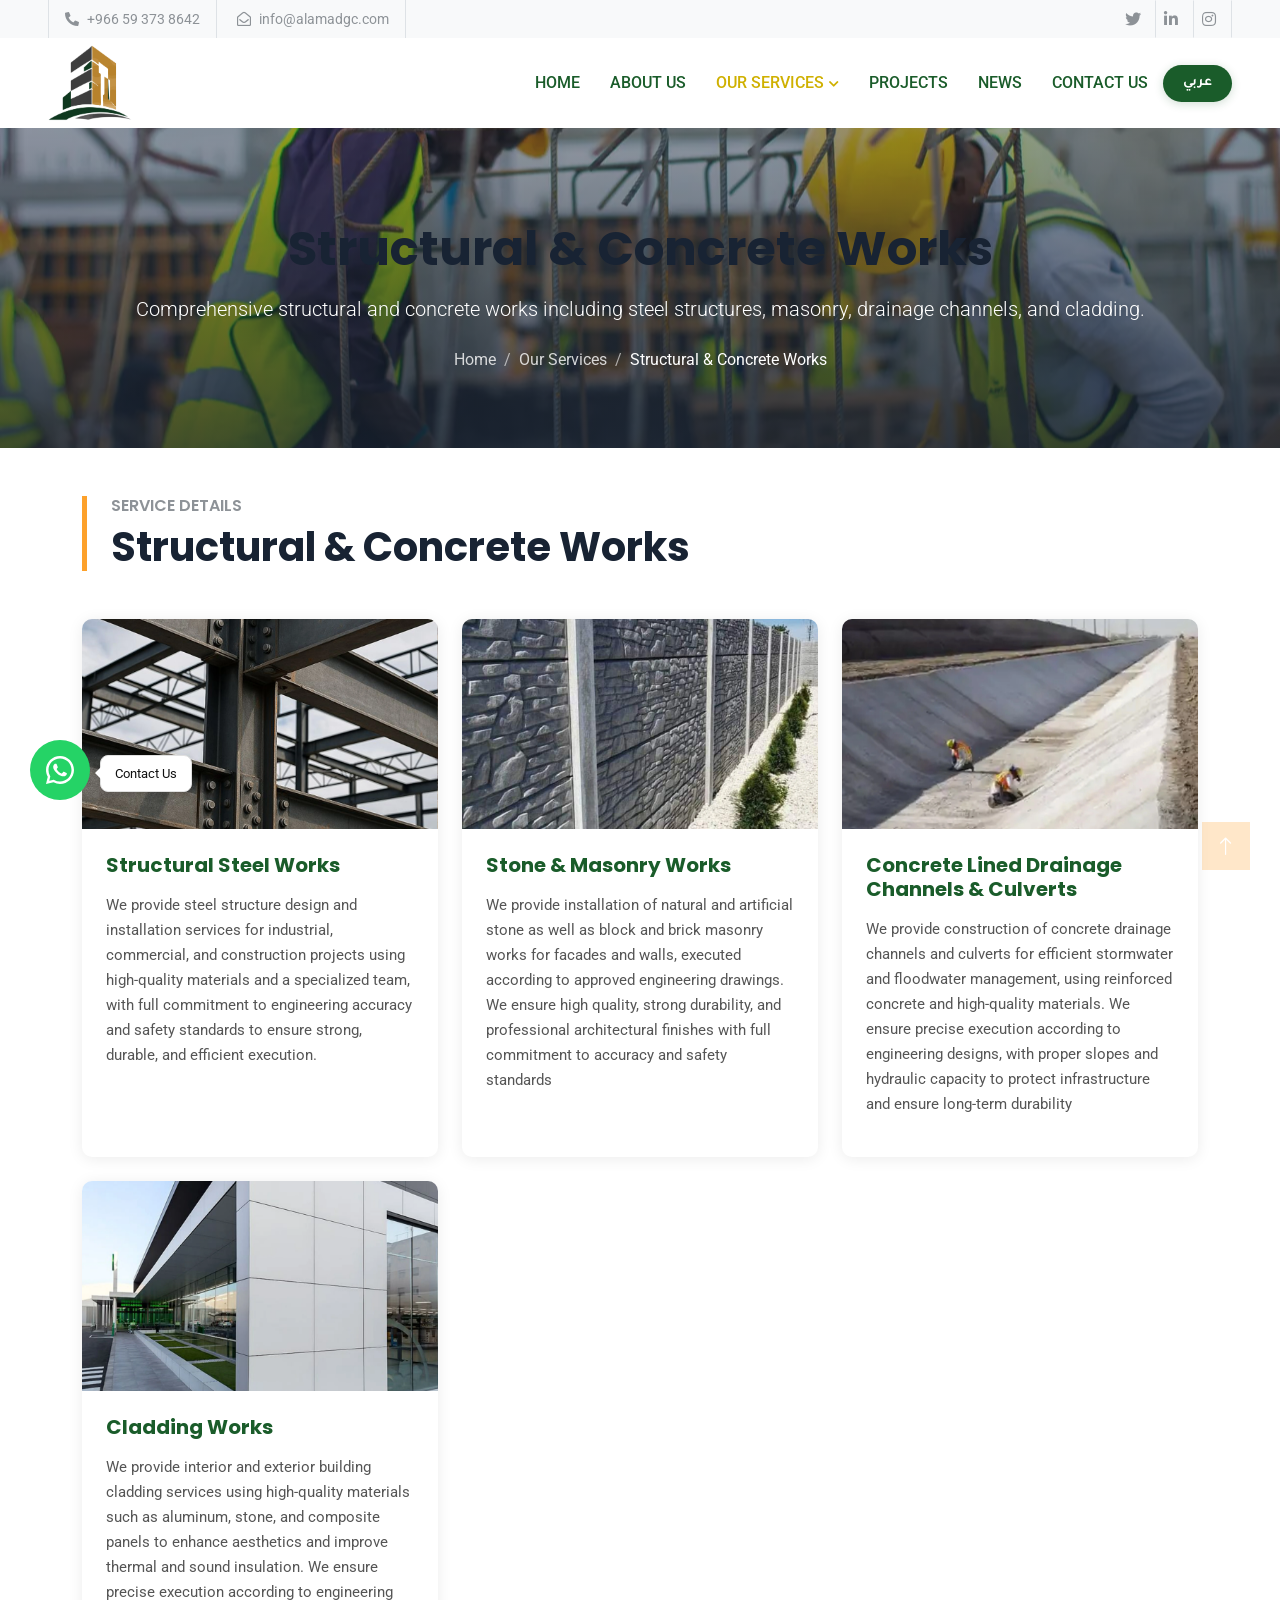
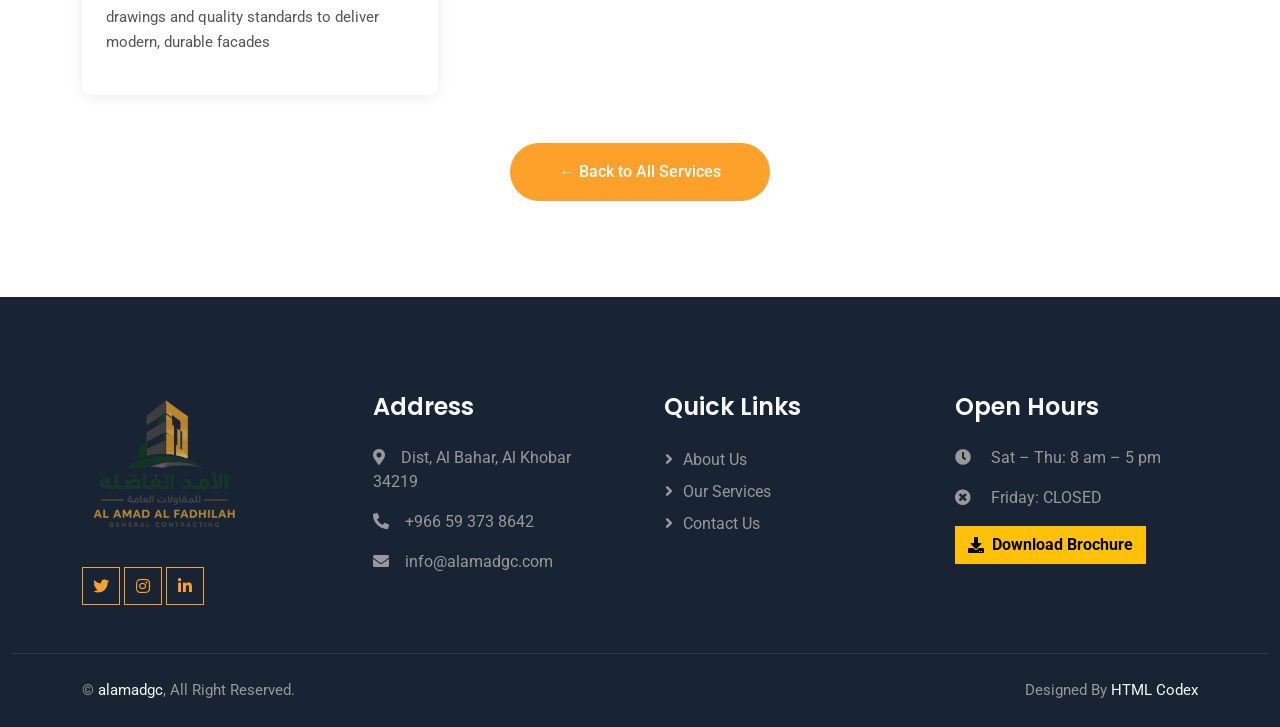
<file: service-structural.html>
<!DOCTYPE html>
<!-- Google tag (gtag.js) -->
<script async src="https://www.googletagmanager.com/gtag/js?id=G-KEEFFVY0Z2"></script>
<script>
  window.dataLayer = window.dataLayer || [];
  function gtag(){dataLayer.push(arguments);}
  gtag('js', new Date());

  gtag('config', 'G-KEEFFVY0Z2');
</script>
<html lang="en" dir="ltr" id="htmlRoot">
<head>
    <link rel="icon" type="image/x-icon" href="favicon.ico">

    <meta charset="utf-8">
    <title>Structural & Concrete Works | AL AMAD AL FADHILAH GENERAL CONTRACTING</title>
    <meta name="viewport" content="width=device-width, initial-scale=1.0">
    <meta name="description" content="Structural & Concrete Works services by AL AMAD AL FADHILAH GENERAL CONTRACTING - Saudi Arabia's trusted general contracting company.">
    <meta name="description" lang="ar" content="خدمات الأعمال الإنشائية والخرسانية من شركة الأمد الفاضله للمقاولات العامة.">
    <meta property="og:title" content="Structural & Concrete Works | AL AMAD AL FADHILAH GENERAL CONTRACTING">
    <meta property="og:description" content="Structural & Concrete Works — professional construction and engineering services in Saudi Arabia.">
    <meta property="og:type" content="website">
    <link rel="canonical" href="https://www.alamadgc.com/service-2.html">
    <link href="img/favicon.ico" rel="icon">
    <link rel="preconnect" href="https://fonts.googleapis.com">
    <link rel="preconnect" href="https://fonts.gstatic.com" crossorigin>
    <link href="https://fonts.googleapis.com/css2?family=Roboto:wght@400;500&family=Poppins:wght@600;700&family=Tajawal:wght@400;500;700&display=swap" rel="stylesheet">
    <link href="https://cdnjs.cloudflare.com/ajax/libs/font-awesome/5.10.0/css/all.min.css" rel="stylesheet">
    <link href="https://cdn.jsdelivr.net/npm/bootstrap-icons@1.4.1/font/bootstrap-icons.css" rel="stylesheet">
    <link href="lib/animate/animate.min.css" rel="stylesheet">
    <link href="lib/owlcarousel/assets/owl.carousel.min.css" rel="stylesheet">
    <link href="css/bootstrap.min.css" rel="stylesheet">
    <link href="css/style.css" rel="stylesheet">
</head>
<body>
    <div id="spinner" class="show bg-white position-fixed translate-middle w-100 vh-100 top-50 start-50 d-flex align-items-center justify-content-center">
        <div class="spinner-grow text-primary" role="status"></div>
    </div>

    <div class="container-fluid bg-light p-0">
        <div class="row gx-0 d-none d-lg-flex">
            <div class="col-lg-7 px-5 text-start">
                <div class="h-100 d-inline-flex align-items-center border-start border-end px-3">
                    <small class="fa fa-phone-alt me-2"></small>
                    <small class="topbar-phone">+966 59 373 8642</small>
                </div>
                <div class="h-100 d-inline-flex align-items-center border-end px-3">
                    <small class="far fa-envelope-open me-2"></small>
                    <small>info@alamadgc.com</small>
                </div>
            </div>
            <div class="col-lg-5 px-5 text-end">
                <div class="h-100 d-inline-flex align-items-center">
                    <a class="btn btn-square border-end" href="https://x.com/alamadgc"><i class="fab fa-twitter"></i></a>
                    <a class="btn btn-square border-end" href="https://www.linkedin.com/company/alamadgc"><i class="fab fa-linkedin-in"></i></a>
                    <a class="btn btn-square border-end" href="https://www.instagram.com/alamadgc/?hl=en"><i class="fab fa-instagram"></i></a>
                </div>
            </div>
        </div>
    </div>

    <nav class="navbar navbar-expand-lg bg-white navbar-light sticky-top px-4 px-lg-5 py-lg-0">
        <a href="index.html" class="navbar-brand d-flex align-items-center">
            <img src="img/logo.webp" alt="Logo" style="height: 80px; margin-right: 20px;">
        </a>
        <button class="navbar-toggler" type="button" data-bs-toggle="offcanvas" data-bs-target="#mobileMenu" aria-controls="mobileMenu">
            <span class="navbar-toggler-icon"></span>
        </button>
        <div class="collapse navbar-collapse d-none d-lg-flex" id="navbarCollapse">
            <div class="navbar-nav ms-auto py-3 py-lg-0 align-items-center">
                <a href="index.html" class="nav-item nav-link" data-en="Home" data-ar="الرئيسية">Home</a>
                <a href="about.html" class="nav-item nav-link" data-en="About Us" data-ar="من نحن">About Us</a>
                <div class="nav-item nav-services-dropdown">
                    <span class="nav-link nav-services-btn active" id="servicesNavBtn">
                        <span data-en="Our Services" data-ar="خدماتنا">Our Services</span>
                        <i class="fas fa-chevron-down arrow-icon"></i>
                    </span>
                    <div class="dropdown-menu-services" id="servicesDropdown">
                        <a href="service.html"><span class="srv-icon"><i class="fas fa-th-large"></i></span><span data-en="All Services" data-ar="جميع الخدمات">All Services</span></a>
                        <a href="service-earthworks.html"><span class="srv-icon"><i class="fas fa-hard-hat"></i></span><span data-en="Earthworks &amp; Site Preparation" data-ar="أعمال الحفر وتهيئة المواقع">Earthworks &amp; Site Preparation</span></a>
                        <a href="service-structural.html"><span class="srv-icon"><i class="fas fa-building"></i></span><span data-en="Structural &amp; Concrete Works" data-ar="الأعمال الإنشائية والخرسانية">Structural &amp; Concrete Works</span></a>
                        <a href="service-roads.html"><span class="srv-icon"><i class="fas fa-road"></i></span><span data-en="Road Works &amp; Pavements" data-ar="أعمال الأرصفة والطرق">Road Works &amp; Pavements</span></a>
                        <a href="service-drainage.html"><span class="srv-icon"><i class="fas fa-water"></i></span><span data-en="Drainage &amp; Utilities Works" data-ar="أعمال الصرف والمرافق">Drainage &amp; Utilities Works</span></a>
                        <a href="service-electrical.html"><span class="srv-icon"><i class="fas fa-bolt"></i></span><span data-en="Electrical &amp; Low Current Systems" data-ar="الأنظمة الكهربائية والتيار الخفيف">Electrical &amp; Low Current Systems</span></a>
                        <a href="service-mechanical.html"><span class="srv-icon"><i class="fas fa-wind"></i></span><span data-en="Mechanical Systems" data-ar="الأنظمة الميكانيكية">Mechanical Systems</span></a>
                        <a href="service-landscape.html"><span class="srv-icon"><i class="fas fa-tree"></i></span><span data-en="Landscape &amp; Urban Elements" data-ar="المناظر الطبيعية والعناصر الحضرية">Landscape &amp; Urban Elements</span></a>
                        <a href="service-safety.html"><span class="srv-icon"><i class="fas fa-shield-alt"></i></span><span data-en="Safety &amp; Infrastructure Elements" data-ar="عناصر السلامة والبنية التحتية">Safety &amp; Infrastructure Elements</span></a>
                        <a href="service-finishing.html"><span class="srv-icon"><i class="fas fa-paint-roller"></i></span><span data-en="Finishing, Modular &amp; Renewable Works" data-ar="أعمال التشطيبات والوحدات الجاهزة والطاقة المتجددة">Finishing, Modular &amp; Renewable Works</span></a>
                    </div>
                </div>
                                <a href="projects.html" class="nav-item nav-link" data-en="Projects" data-ar="المشاريع">Projects</a>
                <a href="news.html" class="nav-item nav-link" data-en="News" data-ar="الأخبار">News</a>
                <a href="contact.html" class="nav-item nav-link" data-en="Contact Us" data-ar="تواصل معنا">Contact Us</a>
                <button onclick="toggleLang()" id="langBtn" class="lang-nav-link">
                    <span id="langBtnText">عربي</span>
                </button>
            </div>
        </div>
    </nav>

    <!-- Bootstrap Offcanvas Mobile Menu -->
    <div class="offcanvas offcanvas-end d-lg-none" tabindex="-1" id="mobileMenu" aria-labelledby="mobileMenuLabel">
        <div class="offcanvas-header border-bottom">
            <img src="img/logo.webp" alt="Logo" style="height:55px;">
            <button type="button" class="btn-close" data-bs-dismiss="offcanvas" aria-label="Close"></button>
        </div>
        <div class="offcanvas-body">
            <nav class="mobile-nav">
                <a href="index.html" class="mobile-nav-link" data-en="Home" data-ar="الرئيسية">Home</a>
                <a href="about.html" class="mobile-nav-link" data-en="About Us" data-ar="من نحن">About Us</a>
                <div class="mobile-services-wrap">
                    <button class="mobile-nav-link mobile-services-toggle w-100 text-start border-0 bg-transparent active" type="button" data-bs-toggle="collapse" data-bs-target="#mobileServicesMenu">
                        <span data-en="Our Services" data-ar="خدماتنا">Our Services</span>
                        <i class="fas fa-chevron-down ms-auto"></i>
                    </button>
                    <div class="collapse" id="mobileServicesMenu">
                        <div class="mobile-services-list">
                            <a href="service.html"><i class="fas fa-th-large me-2"></i><span data-en="All Services" data-ar="جميع الخدمات">All Services</span></a>
                            <a href="service-earthworks.html"><i class="fas fa-hard-hat me-2"></i><span data-en="Earthworks & Site Preparation" data-ar="أعمال الحفر وتهيئة المواقع">Earthworks & Site Preparation</span></a>
                            <a href="service-structural.html"><i class="fas fa-building me-2"></i><span data-en="Structural & Concrete Works" data-ar="الأعمال الإنشائية والخرسانية">Structural & Concrete Works</span></a>
                            <a href="service-roads.html"><i class="fas fa-road me-2"></i><span data-en="Road Works & Pavements" data-ar="أعمال الطرق والرصف">Road Works & Pavements</span></a>
                            <a href="service-drainage.html"><i class="fas fa-water me-2"></i><span data-en="Drainage & Utilities Works" data-ar="أعمال الصرف والمرافق">Drainage & Utilities Works</span></a>
                            <a href="service-electrical.html"><i class="fas fa-bolt me-2"></i><span data-en="Electrical & Low Current Systems" data-ar="الأنظمة الكهربائية والتيار الخفيف">Electrical & Low Current Systems</span></a>
                            <a href="service-mechanical.html"><i class="fas fa-wind me-2"></i><span data-en="Mechanical Systems" data-ar="الأنظمة الميكانيكية">Mechanical Systems</span></a>
                            <a href="service-landscape.html"><i class="fas fa-tree me-2"></i><span data-en="Landscape & Urban Elements" data-ar="المناظر الطبيعية والعناصر الحضرية">Landscape & Urban Elements</span></a>
                            <a href="service-safety.html"><i class="fas fa-shield-alt me-2"></i><span data-en="Safety & Infrastructure Elements" data-ar="عناصر السلامة والبنية التحتية">Safety & Infrastructure Elements</span></a>
                            <a href="service-finishing.html"><i class="fas fa-paint-roller me-2"></i><span data-en="Finishing, Modular & Renewable Works" data-ar="أعمال التشطيبات والوحدات الجاهزة والطاقة المتجددة">Finishing, Modular & Renewable Works</span></a>
                        </div>
                    </div>
                </div>
                                <a href="projects.html" class="mobile-nav-link" data-en="Projects" data-ar="المشاريع">Projects</a>
                <a href="news.html" class="mobile-nav-link" data-en="News" data-ar="الأخبار">News</a>
                <a href="contact.html" class="mobile-nav-link" data-en="Contact Us" data-ar="تواصل معنا">Contact Us</a>
                <div class="mt-3">
                    <button onclick="toggleLang()" class="lang-nav-link w-100 justify-content-center">
                        <span id="langBtnTextMobile">عربي</span>
                    </button>
                </div>
            </nav>
        </div>
    </div>

    <!-- Page Hero -->
    <div class="page-hero wow fadeIn" style="--hero-bg: url('img/service-2.webp')" data-wow-delay="0.1s">
        <div class="container text-center text-white">
            <h1 class="display-5 fw-bold mb-3" data-en="Structural & Concrete Works" data-ar="الأعمال الإنشائية والخرسانية">Structural & Concrete Works</h1>
            <p class="lead mb-4" data-en="Comprehensive structural and concrete works including steel structures, masonry, drainage channels, and cladding." data-ar="أعمال إنشائية وخرسانية شاملة تشمل الهياكل الفولاذية والبناء وقنوات الصرف والكسوة.">Comprehensive structural and concrete works including steel structures, masonry, drainage channels, and cladding.</p>
            <nav aria-label="breadcrumb">
                <ol class="breadcrumb justify-content-center">
                    <li class="breadcrumb-item"><a href="index.html" data-en="Home" data-ar="الرئيسية /">Home</a></li>
                    <li class="breadcrumb-item"><a href="service.html" data-en="Our Services" data-ar="خدماتنا">Our Services</a></li>
                    <li class="breadcrumb-item active" data-en="Structural & Concrete Works" data-ar="الأعمال الإنشائية والخرسانية">Structural & Concrete Works</li>
                </ol>
            </nav>
        </div>
    </div>

    <!-- Sub Services -->
    <div class="container-xxl py-5">
        <div class="container">
            <div class="row g-5 mb-5">
                <div class="col-12 wow fadeInUp" data-wow-delay="0.1s">
                    <div class="border-start border-5 border-primary ps-4">
                        <h6 class="text-body text-uppercase mb-2" data-en="Service Details" data-ar="تفاصيل الخدمة">Service Details</h6>
                        <h2 class="display-6 mb-0" data-en="Structural & Concrete Works" data-ar="الأعمال الإنشائية والخرسانية">Structural & Concrete Works</h2>
                    </div>
                </div>
            </div>
            <div class="row g-4">

                <div class="col-lg-4 col-md-6 wow fadeInUp" data-wow-delay="0.1s">
                    <div class="sub-service-card">
                        <div class="sub-service-img">
                            <img class="img-fluid w-100" src="img/service-2-1.webp" alt="Structural Steel Works" onerror="this.src='img/service-1.webp'">
                        </div>
                        <div class="sub-service-body p-4">
                            <h5 class="mb-3" data-en="Structural Steel Works" data-ar="أعمال الهياكل الفولاذية">Structural Steel Works</h5>
                            <p data-en="We provide steel structure design and installation services for industrial, commercial, and construction projects using high-quality materials and a specialized team, with full commitment to engineering accuracy and safety standards to ensure strong, durable, and efficient execution." data-ar="نقدّم خدمات تصميم وتركيب الهياكل الفولاذية للمشاريع الصناعية والتجارية والإنشائية باستخدام مواد عالية الجودة وفريق متخصص، مع الالتزام بالدقة الهندسية ومعايير السلامة لضمان تنفيذ قوي ومستدام بكفاءة عالية">Fabrication and erection of structural steel frameworks for industrial, commercial and infrastructure projects with full compliance to international standards.</p>
                        </div>
                    </div>
                </div>
                <div class="col-lg-4 col-md-6 wow fadeInUp" data-wow-delay="0.2s">
                    <div class="sub-service-card">
                        <div class="sub-service-img">
                            <img class="img-fluid w-100" src="img/service-2-2.webp" alt="Stone & Masonry Works" onerror="this.src='img/service-1.webp'">
                        </div>
                        <div class="sub-service-body p-4">
                            <h5 class="mb-3" data-en="Stone & Masonry Works" data-ar="أعمال الحجر والبناء">Stone & Masonry Works</h5>
                            <p data-en="We provide installation of natural and artificial stone as well as block and brick masonry works for facades and walls, executed according to approved engineering drawings. We ensure high quality, strong durability, and professional architectural finishes with full commitment to accuracy and safety standards" data-ar="نقدّم خدمات تركيب الحجر الطبيعي والصناعي وأعمال البناء بالبلوك والطابوق للواجهات والجدران، مع تنفيذ احترافي وفق المخططات الهندسية. نضمن جودة عالية، متانة في التنفيذ، وتشطيب معماري مميز مع الالتزام بمعايير السلامة والدقة">Expert stone and masonry works delivering durable, aesthetically refined results for walls, facades, and decorative elements.</p>
                        </div>
                    </div>
                </div>
                <div class="col-lg-4 col-md-6 wow fadeInUp" data-wow-delay="0.3s">
                    <div class="sub-service-card">
                        <div class="sub-service-img">
                            <img class="img-fluid w-100" src="img/service-2-3.webp" alt="Concrete Lined Drainage Channels & Culverts" onerror="this.src='img/service-1.webp'">
                        </div>
                        <div class="sub-service-body p-4">
                            <h5 class="mb-3" data-en="Concrete Lined Drainage Channels & Culverts" data-ar="قنوات الصرف الخرسانية والعبارات">Concrete Lined Drainage Channels & Culverts</h5>
                            <p data-en="We provide construction of concrete drainage channels and culverts for efficient stormwater and floodwater management, using reinforced concrete and high-quality materials. We ensure precise execution according to engineering designs, with proper slopes and hydraulic capacity to protect infrastructure and ensure long-term durability" data-ar="نقدّم خدمات تنفيذ قنوات الصرف الخرسانية والعبارات لتصريف مياه الأمطار والسيول بكفاءة عالية، باستخدام خرسانة مسلحة ومواد ذات جودة ممتازة. نضمن دقة التنفيذ وفق المخططات الهندسية، مع مراعاة الانحدارات والقدرة التصريفية لضمان حماية البنية التحتية واستدامتها">Construction of concrete drainage channels and culverts designed to manage stormwater efficiently and protect infrastructure from water damage.</p>
                        </div>
                    </div>
                </div>
                <div class="col-lg-4 col-md-6 wow fadeInUp" data-wow-delay="0.1s">
                    <div class="sub-service-card">
                        <div class="sub-service-img">
                            <img class="img-fluid w-100" src="img/service-2-4.webp" alt="Cladding Works" onerror="this.src='img/service-1.webp'">
                        </div>
                        <div class="sub-service-body p-4">
                            <h5 class="mb-3" data-en="Cladding Works" data-ar="أعمال الكسوة">Cladding Works</h5>
                            <p data-en="We provide interior and exterior building cladding services using high-quality materials such as aluminum, stone, and composite panels to enhance aesthetics and improve thermal and sound insulation. We ensure precise execution according to engineering drawings and quality standards to deliver modern, durable facades" data-ar="نقدّم خدمات التكسية الخارجية والداخلية للمباني باستخدام مواد عالية الجودة مثل الألمنيوم، الحجر، والمواد المركبة، بهدف تحسين المظهر الجمالي وزيادة الحماية والعزل الحراري والصوتي. نضمن تنفيذًا دقيقًا وفق المخططات الهندسية ومعايير الجودة والسلامة لتحقيق واجهات عصرية ومتينة">Installation of high-quality cladding systems for exterior and interior surfaces, enhancing both protection and visual appeal of structures.</p>
                        </div>
                    </div>
                </div>
            </div>

            <!-- Back Button -->
            <div class="row mt-5">
                <div class="col-12 text-center wow fadeInUp" data-wow-delay="0.1s">
                    <a href="service.html" class="btn btn-primary px-5 py-3 rounded-pill" data-en="← Back to All Services" data-ar="← العودة لجميع الخدمات">← Back to All Services</a>
                </div>
            </div>
        </div>
    </div>

    <div class="container-fluid bg-dark footer mt-5 pt-5 wow fadeIn" data-wow-delay="0.1s">
        <div class="container py-5">
            <div class="row g-5">
                <div class="col-lg-3 col-md-6">
                    <img src="img/about.webp" alt="AL AMAD AL FADHILAH Logo" style="height:150px;margin-right:20px;">
                    <p></p>
                    <div class="d-flex pt-2">
                        <a class="btn btn-square btn-outline-primary me-1" href="https://x.com/alamadgc"><i class="fab fa-twitter"></i></a>
                        <a class="btn btn-square btn-outline-primary me-1" href="https://www.instagram.com/alamadgc/?hl=en"><i class="fab fa-instagram"></i></a>
                        <a class="btn btn-square btn-outline-primary me-0" href="https://www.linkedin.com/company/alamadgc"><i class="fab fa-linkedin-in"></i></a>
                    </div>
                </div>
                <div class="col-lg-3 col-md-6">
                    <h4 class="text-light mb-4" data-en="Address" data-ar="العنوان">Address</h4>
                    <p><i class="fa fa-map-marker-alt me-3"></i><span data-en="Dist, Al Bahar, Al Khobar 34219" data-ar="حي البحر، الخبر 34219">Dist, Al Bahar,34219, Al Akhdar, Saudi Arabia</span></p>
                    <p><i class="fa fa-phone-alt me-3"></i><span style="direction:ltr; unicode-bidi:embed; display:inline-block;">+966 59 373 8642</span></p>
                    <p><i class="fa fa-envelope me-3"></i>info@alamadgc.com</p>
                </div>
                <div class="col-lg-3 col-md-6">
                    <h4 class="text-light mb-4" data-en="Quick Links" data-ar="روابط سريعة">Quick Links</h4>
                    <a class="btn btn-link" href="about.html" data-en="About Us" data-ar="من نحن">About Us</a>
                    <a class="btn btn-link" href="service.html" data-en="Our Services" data-ar="خدماتنا">Our Services</a>
                    <a class="btn btn-link" href="contact.html" data-en="Contact Us" data-ar="تواصل معنا">Contact Us</a>
                </div>
                <div class="col-lg-3 col-md-6">
                    <h4 class="text-light mb-4" data-en="Open Hours" data-ar="ساعات العمل">Open Hours</h4>
                    <p><i class="fa fa-clock me-3"></i>
                        <span data-en="Sat – Thu: 8 am – 5 pm" data-ar="السبت – الخميس: 8 ص – 5 م">Sat – Thu: 8 am – 5 pm</span>
                    </p>
                    <p><i class="fa fa-times-circle me-3"></i>
                        <span data-en="Friday: CLOSED" data-ar="الجمعة: مغلق">Friday: CLOSED</span>
                    </p>
                    <a href="Company-Profile.pdf" download class="btn btn-warning fw-bold mt-2 d-flex align-items-center gap-2" style="width:fit-content;">
                        <i class="fa fa-download"></i>
                        <span data-en="Download Brochure" data-ar="تحميل البروفايل">Download Brochure</span>
                    </a>
                </div>
            </div>
        </div>
        <div class="container-fluid copyright">
            <div class="container">
                <div class="row">
                    <div class="col-md-6 text-center text-md-start mb-3 mb-md-0">
                        &copy; <a href="#">alamadgc</a>, <span data-en="All Right Reserved." data-ar="جميع الحقوق محفوظة.">All Right Reserved.</span>
                    </div>
                    <div class="col-md-6 text-center text-md-end">
                        <span data-en="Designed By" data-ar="تصميم">Designed By</span> <a href="https://htmlcodex.com">HTML Codex</a>
                    </div>
                </div>
            </div>
        </div>
    </div>
    <a href="#" class="btn btn-lg btn-primary btn-lg-square back-to-top"><i class="bi bi-arrow-up"></i></a>
    <div class="wa-tooltip" id="waTooltip" data-en="Contact Us" data-ar="تواصل معنا">تواصل معنا</div>
    <a class="wa-btn" href="https://wa.me/966546082911" target="_blank" title="WhatsApp">
        <svg viewBox="0 0 32 32" xmlns="http://www.w3.org/2000/svg">
            <path d="M16 2C8.27 2 2 8.27 2 16c0 2.44.65 4.73 1.78 6.72L2 30l7.5-1.74A13.93 13.93 0 0 0 16 30c7.73 0 14-6.27 14-14S23.73 2 16 2zm0 25.5a11.44 11.44 0 0 1-5.85-1.6l-.42-.25-4.45 1.03 1.06-4.34-.28-.44A11.47 11.47 0 0 1 4.5 16C4.5 9.6 9.6 4.5 16 4.5S27.5 9.6 27.5 16 22.4 27.5 16 27.5zm6.3-8.6c-.34-.17-2.02-1-2.34-1.11-.31-.11-.54-.17-.77.17-.22.34-.87 1.11-1.07 1.34-.2.22-.39.25-.73.08-.34-.17-1.44-.53-2.74-1.69-1.01-.9-1.69-2.02-1.89-2.36-.2-.34-.02-.52.15-.69.15-.15.34-.4.51-.59.17-.2.22-.34.34-.57.11-.22.06-.42-.03-.59-.08-.17-.77-1.85-1.05-2.53-.28-.67-.56-.58-.77-.59h-.66c-.22 0-.59.08-.9.42-.31.34-1.17 1.14-1.17 2.78s1.2 3.22 1.37 3.44c.17.22 2.36 3.6 5.72 5.05.8.34 1.42.55 1.9.7.8.25 1.53.22 2.1.13.64-.09 2.02-.82 2.31-1.62.28-.8.28-1.48.2-1.62-.09-.14-.31-.22-.65-.39z"/>
        </svg>
    </a>

    <script src="https://code.jquery.com/jquery-3.4.1.min.js"></script>
    <script src="https://cdn.jsdelivr.net/npm/bootstrap@5.0.0/dist/js/bootstrap.bundle.min.js"></script>
    <script src="lib/wow/wow.min.js"></script>
    <script src="lib/easing/easing.min.js"></script>
    <script src="lib/waypoints/waypoints.min.js"></script>
    <script src="lib/owlcarousel/owl.carousel.min.js"></script>
    <script src="js/main.js"></script>
    <script>
        let currentLang = localStorage.getItem('siteLang') || 'en';

        document.addEventListener('DOMContentLoaded', function () {
            applyLang(currentLang);
        });

        function applyLang(lang) {
            const html = document.getElementById('htmlRoot');
            html.setAttribute('lang', lang === 'ar' ? 'ar' : 'en');
            html.setAttribute('dir', lang === 'ar' ? 'rtl' : 'ltr');

            document.querySelectorAll('[data-ar]').forEach(el => {
                el.textContent = lang === 'ar'
                    ? el.getAttribute('data-ar')
                    : el.getAttribute('data-en');
            });

            document.querySelectorAll('.topbar-phone, [dir="ltr"]').forEach(el => {
                if (el.id !== 'htmlRoot') el.setAttribute('dir', 'ltr');
            });

            // Update both desktop and mobile lang buttons
            ['langBtnText', 'langBtnTextMobile'].forEach(function(id) {
                var el = document.getElementById(id);
                if (el) el.textContent = lang === 'ar' ? 'English' : 'عربي';
            });

            document.body.style.fontFamily = lang === 'ar' ? "'Tajawal', sans-serif" : '';

            // RTL fix for offcanvas mobile menu
            var offcanvas = document.getElementById('mobileMenu');
            if (offcanvas) {
                offcanvas.setAttribute('dir', lang === 'ar' ? 'rtl' : 'ltr');
            }
        }

        function toggleLang() {
            currentLang = currentLang === 'en' ? 'ar' : 'en';
            localStorage.setItem('siteLang', currentLang);
            applyLang(currentLang);
        }
    </script>
</body>
</html>
</file>
<file: css/style.css>
/********** Template CSS **********/
:root {
    --primary: #cfb000;
    --secondary: #1a5c2a;
    --light: #F8F9FA;
    --dark: #182333;
}

.back-to-top {
    position: fixed;
    display: none;
    right: 30px;
    bottom: 30px;
    z-index: 99;
}


/*** Spinner ***/
#spinner {
    opacity: 0;
    visibility: hidden;
    transition: opacity .5s ease-out, visibility 0s linear .5s;
    z-index: 99999;
}

#spinner.show {
    transition: opacity .5s ease-out, visibility 0s linear 0s;
    visibility: visible;
    opacity: 1;
}


/*** Button ***/
.btn {
    font-weight: 500;
    transition: .5s;
}

.btn.btn-primary,
.btn.btn-outline-primary:hover {
    color: #FFFFFF;
}

.btn-square {
    width: 38px;
    height: 38px;
}

.btn-sm-square {
    width: 32px;
    height: 32px;
}

.btn-lg-square {
    width: 48px;
    height: 48px;
}

.btn-square,
.btn-sm-square,
.btn-lg-square {
    padding: 0;
    display: flex;
    align-items: center;
    justify-content: center;
    font-weight: normal;
}


/*** Navbar ***/
.navbar.sticky-top {
    top: -100px;
    transition: .5s;
}

.navbar .navbar-nav .nav-link {
    margin-left: 30px;
    padding: 25px 0;
    color: var(--secondary);
    font-weight: 500;
    text-transform: uppercase;
    outline: none;
}

.navbar .navbar-nav .nav-link:hover,
.navbar .navbar-nav .nav-link.active {
    color: var(--primary);
}

.navbar .dropdown-toggle::after {
    border: none;
    content: "\f107";
    font-family: "Font Awesome 5 Free";
    font-weight: 900;
    vertical-align: middle;
    margin-left: 8px;
}

@media (max-width: 991.98px) {
    .navbar .navbar-nav .nav-link {
        margin-left: 0;
        padding: 10px 0;
    }

    .navbar .navbar-nav {
        margin-top: 25px;
        border-top: 1px solid #EEEEEE;
    }
}

@media (min-width: 992px) {
    .navbar .nav-item .dropdown-menu {
        display: block;
        border: none;
        margin-top: 0;
        top: 150%;
        right: 0;
        opacity: 0;
        visibility: hidden;
        transition: .5s;
    }

    .navbar .nav-item:hover .dropdown-menu {
        top: 100%;
        visibility: visible;
        transition: .5s;
        opacity: 1;
    }
}


/*** Header ***/
.carousel-caption {
    top: 0;
    left: 0;
    right: 0;
    bottom: 0;
    display: flex;
    align-items: center;
    text-align: start;
    background: rgba(0, 0, 0, .65);
    z-index: 1;
}

.carousel-control-prev,
.carousel-control-next {
    width: 15%;
}

.carousel-control-prev-icon,
.carousel-control-next-icon {
    width: 4rem;
    height: 4rem;
    background-color: var(--dark);
    border: 15px solid var(--dark);
    border-radius: 50px;
}

.carousel-caption .breadcrumb-item+.breadcrumb-item::before {
    content: "\f111";
    font-family: "Font Awesome 5 Free";
    font-weight: 900;
    color: var(--primary);
}

@media (max-width: 768px) {
    #header-carousel .carousel-item {
        position: relative;
        min-height: 450px;
    }

    #header-carousel .carousel-item img {
        position: absolute;
        width: 100%;
        height: 100%;
        object-fit: cover;
    }

    .carousel-control-prev-icon,
    .carousel-control-next-icon {
        width: 3rem;
        height: 3rem;
        border-width: 12px;
    }

    .carousel-caption h3.display-2,
    .carousel-caption h1.display-2 {
        font-size: 1.4rem !important;
        line-height: 1.3 !important;
    }

    .carousel-caption h5 {
        font-size: 0.85rem !important;
    }

    .carousel-caption {
        padding: 10px !important;
    }
}

.page-header {
    background: linear-gradient(rgba(0, 0, 0, .65), rgba(0, 0, 0, .65)), url(../img/carousel-1.jpg) center center no-repeat;
    background-size: cover;
}

.page-header .breadcrumb-item+.breadcrumb-item::before {
    color: #999999;
}


/*** Facts ***/
.facts-overlay {
    position: absolute;
    padding: 30px;
    width: 100%;
    height: 100%;
    top: 0;
    left: 0;
    display: flex;
    flex-direction: column;
    justify-content: center;
    background: rgba(0, 0, 0, .65);
}

.facts-overlay h1 {
    font-size: 120px;
    color: transparent;
    -webkit-text-stroke: 2px var(--primary);
}

.facts-overlay a:hover {
    color: var(--primary) !important;
}


/*** Service ***/
.service-text::before {
    position: absolute;
    content: "";
    width: 100%;
    height: 0;
    top: 0;
    left: 0;
    background: var(--primary);
    opacity: 0;
    transition: .5s;
}

.service-item:hover .service-text::before {
    height: 100%;
    opacity: 1;
}

.service-text * {
    position: relative;
    transition: .5s;
    z-index: 1;
}

.service-item:hover .service-text * {
    color: #FFFFFF !important;
}

/* Service cards (service.html) */
.service-item {
    display: flex !important;
    flex-direction: column !important;
    height: 100% !important;
    background: #f8f9fa;
}

.service-item .service-content-wrapper {
    display: flex !important;
    flex-direction: column !important;
    flex-grow: 1 !important;
}

.service-item .service-text {
    flex-grow: 1 !important;
    padding: 24px 24px 15px 24px !important;
}

.service-item .btn-wrap {
    padding: 0 24px 24px 24px !important;
    margin-top: auto !important;
}

.service-item .btn-readmore,
.service-item a.btn-readmore {
    display: inline-block;
    margin-top: 10px;
    padding: 6px 22px;
    background: #1a5c2a;
    color: #fff;
    border-radius: 30px;
    text-decoration: none;
    font-size: 13px;
    font-weight: 600;
    transition: background 0.3s;
}

.service-item .btn-readmore:hover,
.service-item a.btn-readmore:hover {
    background: #0f3d1a;
    color: #fff;
}


/*** Sub-Service Cards (service-*.html pages) ***/
.sub-service-card {
    background: #fff;
    border-radius: 10px;
    overflow: hidden;
    box-shadow: 0 2px 15px rgba(0, 0, 0, 0.08);
    height: 100%;
    transition: transform 0.3s, box-shadow 0.3s;
}

.sub-service-card:hover {
    transform: translateY(-5px);
    box-shadow: 0 8px 30px rgba(0, 0, 0, 0.13);
}

.sub-service-img {
    overflow: hidden;
    height: 210px;
}

.sub-service-img img {
    width: 100%;
    height: 100%;
    object-fit: cover;
    transition: transform 0.4s;
}

.sub-service-card:hover .sub-service-img img {
    transform: scale(1.05);
}

.sub-service-body h5 {
    color: #1a5c2a;
    font-weight: 700;
}

.sub-service-body p {
    color: #555;
    font-size: 0.92rem;
    line-height: 1.7;
}


/*** Page Hero (service pages) ***/
.page-hero {
    background: linear-gradient(135deg, #1a5c2a 0%, #0f3d1a 100%);
    padding: 80px 0 60px;
    position: relative;
    overflow: hidden;
}

.page-hero::before {
    content: '';
    position: absolute;
    top: 0;
    left: 0;
    right: 0;
    bottom: 0;
    opacity: 0.18;
    background-size: cover;
    background-position: center;
}

.page-hero h1,
.page-hero p,
.page-hero .breadcrumb-item {
    position: relative;
    z-index: 2;
}

.page-hero .breadcrumb-item a {
    color: rgba(255, 255, 255, 0.8);
    text-decoration: none;
}

.page-hero .breadcrumb-item.active {
    color: #fff;
}

.page-hero .breadcrumb-item+.breadcrumb-item::before {
    color: rgba(255, 255, 255, 0.6);
}


/*** Appointment ***/
.appointment {
    background: linear-gradient(rgba(0, 0, 0, .65), rgba(0, 0, 0, .65)), url(../img/carousel-2.jpg) center center no-repeat;
    background-size: cover;
}


/*** Team ***/
.team-text {
    position: absolute;
    width: 75%;
    bottom: 30px;
    left: 0;
    transition: .5s;
}

.team-item:hover .team-text {
    width: 100%;
}

.team-text * {
    transition: .5s;
}

.team-item:hover .team-text * {
    letter-spacing: 2px;
}


/*** Testimonial ***/
.testimonial-carousel .owl-item img {
    width: 100px;
    height: 100px;
}

.testimonial-carousel .owl-nav {
    margin-top: 30px;
    display: flex;
    justify-content: start;
}

.testimonial-carousel .owl-nav .owl-prev,
.testimonial-carousel .owl-nav .owl-next {
    margin-right: 15px;
    width: 50px;
    height: 50px;
    display: flex;
    align-items: center;
    justify-content: center;
    color: var(--dark);
    border: 2px solid var(--primary);
    border-radius: 50px;
    font-size: 18px;
    transition: .5s;
}

.testimonial-carousel .owl-nav .owl-prev:hover,
.testimonial-carousel .owl-nav .owl-next:hover {
    color: #FFFFFF;
    background: var(--primary);
}


/*** Footer ***/
.footer {
    color: #999999;
}

.footer .btn.btn-link {
    display: block;
    margin-bottom: 5px;
    padding: 0;
    text-align: left;
    color: #999999;
    font-weight: normal;
    text-transform: capitalize;
    transition: .3s;
}

.footer .btn.btn-link::before {
    position: relative;
    content: "\f105";
    font-family: "Font Awesome 5 Free";
    font-weight: 900;
    color: #999999;
    margin-right: 10px;
}

.footer .btn.btn-link:hover {
    color: var(--light);
    letter-spacing: 1px;
    box-shadow: none;
}

.footer .copyright {
    padding: 25px 0;
    font-size: 15px;
    border-top: 1px solid rgba(256, 256, 256, .1);
}

.footer .copyright a {
    color: var(--light);
}

.footer .copyright a:hover {
    color: var(--primary);
}


/*** Navbar Services Dropdown ***/
.nav-services-dropdown {
    position: relative;
}

.nav-services-dropdown .dropdown-menu-services {
    display: none;
    position: absolute;
    top: 100%;
    left: 0;
    min-width: 300px;
    background: #fff;
    border: 1px solid #e8e8e8;
    border-radius: 10px;
    box-shadow: 0 8px 30px rgba(0, 0, 0, 0.12);
    z-index: 9999;
    padding: 8px 0;
    animation: fadeDown 0.2s ease;
}

html[dir="rtl"] .nav-services-dropdown .dropdown-menu-services {
    left: auto;
    right: 0;
}

@keyframes fadeDown {
    from {
        opacity: 0;
        transform: translateY(-8px);
    }

    to {
        opacity: 1;
        transform: translateY(0);
    }
}

.nav-services-dropdown:hover .dropdown-menu-services,
.nav-services-dropdown .dropdown-menu-services:hover {
    display: block;
}

.dropdown-menu-services a {
    display: flex;
    align-items: center;
    gap: 10px;
    padding: 9px 18px;
    font-size: 13.5px;
    color: #333;
    text-decoration: none;
    transition: background 0.15s, color 0.15s;
}

.dropdown-menu-services a:hover {
    background: #f0f7f2;
    color: #1a5c2a;
}

.dropdown-menu-services a .srv-icon {
    width: 28px;
    height: 28px;
    background: #e8f5ed;
    border-radius: 6px;
    display: flex;
    align-items: center;
    justify-content: center;
    font-size: 13px;
    color: #1a5c2a;
    flex-shrink: 0;
}

.nav-services-btn {
    display: flex;
    align-items: center;
    gap: 5px;
    cursor: pointer;
}

.nav-services-btn .arrow-icon {
    font-size: 11px;
    transition: transform 0.2s;
}

.nav-services-dropdown:hover .nav-services-btn .arrow-icon {
    transform: rotate(180deg);
}

@media (max-width: 991px) {
    .nav-services-dropdown .dropdown-menu-services {
        position: static;
        box-shadow: none;
        border: none;
        border-radius: 0;
        padding: 0 0 0 15px;
        animation: none;
    }

    html[dir="rtl"] .nav-services-dropdown .dropdown-menu-services {
        padding: 0 15px 0 0;
    }

    .nav-services-dropdown .dropdown-menu-services a {
        padding: 7px 10px;
        font-size: 13px;
    }

    .navbar {
        flex-wrap: wrap;
    }

    .navbar-brand img {
        height: 55px !important;
    }

    .navbar-toggler {
        margin-top: 5px;
    }
}


/*** Language Toggle Button ***/
.lang-nav-link {
    background-color: #1a5c2a !important;
    color: #ffffff !important;
    border: none !important;
    padding: 8px 20px !important;
    border-radius: 30px !important;
    font-family: 'Tajawal', sans-serif !important;
    font-weight: 600 !important;
    font-size: 14px !important;
    cursor: pointer;
    display: inline-flex;
    align-items: center;
    gap: 6px;
    transition: all 0.3s ease !important;
    box-shadow: 0 2px 10px rgba(26, 92, 42, 0.2);
    margin-left: 15px !important;
}

.lang-nav-link:hover {
    background-color: #0f3d1a !important;
    color: #ffffff !important;
    transform: translateY(-2px);
    box-shadow: 0 4px 15px rgba(26, 92, 42, 0.3);
}

@media (max-width: 991px) {
    .lang-nav-link {
        margin: 15px 0 0 0 !important;
        display: inline-block;
        text-align: center;
    }
}


/*** WhatsApp Floating Button ***/
.wa-btn {
    position: fixed;
    bottom: 100px;
    left: 30px;
    z-index: 9999;
    width: 60px;
    height: 60px;
    background: #25D366;
    border-radius: 50%;
    display: flex;
    align-items: center;
    justify-content: center;
    cursor: pointer;
    animation: wa-pulse 2s infinite;
    text-decoration: none;
    transition: transform 0.2s;
}

.wa-btn:hover {
    transform: scale(1.1);
}

.wa-btn svg {
    width: 32px;
    height: 32px;
    fill: white;
}

.wa-tooltip {
    position: fixed;
    bottom: 108px;
    left: 100px;
    background: #fff;
    color: #111;
    border: 1px solid #e0e0e0;
    border-radius: 8px;
    padding: 8px 14px;
    font-size: 13px;
    white-space: nowrap;
    box-shadow: 0 2px 8px rgba(0, 0, 0, 0.1);
    z-index: 9998;
    animation: wa-fade 1s ease-in-out infinite alternate;
}

.wa-tooltip::before {
    content: '';
    position: absolute;
    right: 100%;
    top: 50%;
    transform: translateY(-50%);
    border: 6px solid transparent;
    border-right-color: #fff;
}

@keyframes wa-pulse {
    0% { box-shadow: 0 0 0 0 rgba(37, 211, 102, 0.5); }
    70% { box-shadow: 0 0 0 14px rgba(37, 211, 102, 0); }
    100% { box-shadow: 0 0 0 0 rgba(37, 211, 102, 0); }
}

@keyframes wa-fade {
    from { opacity: 0.7; }
    to { opacity: 1; }
}

[dir="rtl"] .wa-btn {
    left: auto;
    right: 30px;
}

[dir="rtl"] .wa-tooltip {
    left: auto;
    right: 100px;
}

[dir="rtl"] .wa-tooltip::before {
    right: auto;
    left: 100%;
    border-right-color: transparent;
    border-left-color: #fff;
}


/*** RTL Support ***/
[dir="rtl"] body {
    font-family: 'Tajawal', sans-serif;
}

/* Keep top bar and navbar always LTR */
.bg-light.p-0.container-fluid,
.navbar.navbar-expand-lg {
    direction: ltr !important;
}

.bg-light.p-0.container-fluid .row,
.bg-light.p-0.container-fluid .text-start,
.bg-light.p-0.container-fluid .text-end,
.bg-light.p-0.container-fluid .d-inline-flex {
    direction: ltr !important;
    text-align: left !important;
}

.bg-light.p-0.container-fluid .fa,
.bg-light.p-0.container-fluid .far,
.bg-light.p-0.container-fluid .fab {
    margin-right: 0.5rem !important;
    margin-left: 0 !important;
}

.navbar-nav,
.navbar-collapse {
    direction: ltr !important;
    flex-direction: row !important;
}

.navbar .ms-auto {
    margin-left: auto !important;
    margin-right: 0 !important;
}

.navbar-brand {
    margin-right: 20px !important;
    margin-left: 0 !important;
}

.topbar-phone,
[dir="ltr"] {
    direction: ltr !important;
    display: inline-block;
}

/* RTL content alignment */
[dir="rtl"] .container-xxl,
[dir="rtl"] .container-fluid:not(.copyright):not(.footer):not(.p-0) {
    text-align: right !important;
}

[dir="rtl"] .ps-4 {
    padding-left: 0 !important;
    padding-right: 1.5rem !important;
}

[dir="rtl"] .me-1 {
    margin-right: 0 !important;
    margin-left: 0.25rem !important;
}

[dir="rtl"] .me-2,
[dir="rtl"] .me-3 {
    margin-right: 0 !important;
    margin-left: 0.5rem !important;
}

[dir="rtl"] .text-start,
[dir="rtl"] .text-md-start {
    text-align: right !important;
}

[dir="rtl"] .text-md-end {
    text-align: left !important;
}

[dir="rtl"] .flex-shrink-0.me-3 {
    margin-right: 0 !important;
    margin-left: 1rem !important;
}

/* RTL section border */
[dir="rtl"] .border-start.border-5.border-primary {
    border-left: none !important;
    border-right: 5px solid var(--bs-primary) !important;
    padding-left: 0 !important;
    padding-right: 1.5rem !important;
}

/* RTL breadcrumb */
[dir="rtl"] .breadcrumb-item+.breadcrumb-item::before {
    display: none;
}

[dir="rtl"] .breadcrumb-item+.breadcrumb-item::after {
    content: "/";
    padding-right: 0.5rem;
    padding-left: 0.5rem;
    color: rgba(255, 255, 255, 0.8);
}

/* RTL icons */
[dir="rtl"] .facts-overlay {
    direction: rtl;
    text-align: right;
}

[dir="rtl"] .col-lg-3 .d-flex {
    flex-direction: row-reverse;
}

[dir="rtl"] .fa-map-marker-alt,
[dir="rtl"] .fa-phone-alt,
[dir="rtl"] .fa-envelope {
    margin-right: 0 !important;
    margin-left: 0.75rem !important;
}

/* RTL service cards */
[dir="rtl"] .service-text,
[dir="rtl"] .service-text h5,
[dir="rtl"] .service-text p {
    text-align: right !important;
}

/* RTL footer */
[dir="rtl"] .footer {
    direction: rtl !important;
    text-align: right !important;
}

[dir="rtl"] .footer .btn-link {
    text-align: right !important;
    display: block !important;
}

[dir="rtl"] .footer .col-lg-3 {
    text-align: right !important;
}

/* RTL typography */
[dir="rtl"] .display-1,
[dir="rtl"] .display-6 {
    font-family: 'Tajawal', sans-serif;
}


/*** Contact Page ***/
.contact-info-card {
    background: #fff;
    border-radius: 12px;
    padding: 35px 25px;
    text-align: center;
    box-shadow: 0 4px 20px rgba(0, 0, 0, 0.07);
    transition: transform 0.3s, box-shadow 0.3s;
    height: 100%;
}

.contact-info-card:hover {
    transform: translateY(-6px);
    box-shadow: 0 10px 35px rgba(0, 0, 0, 0.12);
}

.contact-icon-wrap {
    width: 70px;
    height: 70px;
    background: #e8f5ed;
    border-radius: 50%;
    display: flex;
    align-items: center;
    justify-content: center;
    margin: 0 auto 18px;
    font-size: 26px;
    color: #1a5c2a;
    transition: background 0.3s;
}

.contact-info-card:hover .contact-icon-wrap {
    background: #1a5c2a;
    color: #fff;
}

.contact-info-card h5 {
    color: #1a5c2a;
    font-weight: 700;
    margin-bottom: 10px;
}

.contact-info-card p {
    color: #555;
    margin-bottom: 4px;
    font-size: 0.95rem;
}

.contact-info-card a {
    color: #1a5c2a;
    text-decoration: none;
    font-weight: 500;
}

.contact-info-card a:hover {
    text-decoration: underline;
}

.contact-form-wrap {
    background: #fff;
    border-radius: 14px;
    padding: 40px;
    box-shadow: 0 4px 25px rgba(0, 0, 0, 0.08);
}

@media (max-width: 767px) {
    .contact-form-wrap {
        padding: 25px 18px;
    }
}

.contact-form-wrap .form-control,
.contact-form-wrap .form-select {
    border-radius: 8px;
    border: 1.5px solid #e0e0e0;
    padding: 12px 16px;
    font-size: 14px;
    transition: border-color 0.2s, box-shadow 0.2s;
}

.contact-form-wrap .form-control:focus,
.contact-form-wrap .form-select:focus {
    border-color: #1a5c2a;
    box-shadow: 0 0 0 3px rgba(26, 92, 42, 0.12);
}

.contact-form-wrap label {
    font-weight: 600;
    font-size: 13.5px;
    color: #333;
    margin-bottom: 6px;
}

.btn-submit {
    background: #1a5c2a;
    color: #fff;
    border: none;
    border-radius: 30px;
    padding: 13px 40px;
    font-size: 15px;
    font-weight: 600;
    transition: background 0.3s, transform 0.2s;
}

.btn-submit:hover {
    background: #0f3d1a;
    color: #fff;
    transform: translateY(-2px);
}

.map-wrap {
    border-radius: 14px;
    overflow: hidden;
    box-shadow: 0 4px 20px rgba(0, 0, 0, 0.08);
}

.map-wrap iframe {
    display: block;
    border: 0;
}


/*** Misc ***/
body {
    font-family: 'Roboto', sans-serif;
    transition: all 0.3s ease;
}

/* ============================================
   FIXES: RTL Layout, Footer, Mobile Nav
   ============================================ */

/* --- 1. RTL SPACING FIX --- */
/* Prevent layout shift when switching lang */
[dir="rtl"] .navbar-nav {
    flex-direction: row !important;
}

[dir="rtl"] .navbar-nav .nav-link {
    margin-left: 0 !important;
    margin-right: 30px !important;
    padding: 25px 0 !important;
}

[dir="rtl"] .navbar-nav .ms-auto {
    margin-left: 0 !important;
    margin-right: auto !important;
}

[dir="rtl"] .lang-nav-link {
    margin-left: 0 !important;
    margin-right: 15px !important;
}

@media (max-width: 991.98px) {
    [dir="rtl"] .navbar-nav .nav-link {
        margin-right: 0 !important;
        padding: 10px 0 !important;
    }
    [dir="rtl"] .lang-nav-link {
        margin-right: 0 !important;
    }
}

/* --- 3. FOOTER FIX --- */
/* Fix footer copyright bar wrapping/direction */
.footer .copyright {
    padding: 25px 0;
}

[dir="rtl"] .footer .copyright .row {
    direction: rtl !important;
}

[dir="rtl"] .footer .copyright .col-md-6:first-child {
    text-align: right !important;
}

[dir="rtl"] .footer .copyright .col-md-6:last-child {
    text-align: left !important;
}

/* Footer columns RTL */
[dir="rtl"] .footer .col-lg-3,
[dir="rtl"] .footer .col-md-6 {
    text-align: right !important;
}

[dir="rtl"] .footer .btn-link {
    text-align: right !important;
    padding-right: 0 !important;
}

/* Phone always LTR inside footer */
[dir="rtl"] .footer p [dir="ltr"],
[dir="rtl"] .footer p span[dir="ltr"] {
    direction: ltr !important;
    display: inline-block !important;
    unicode-bidi: embed !important;
}

/* --- 4. PAGE HEADER BREADCRUMB RTL FIX --- */
[dir="rtl"] .page-header .breadcrumb {
    direction: rtl;
    justify-content: flex-end;
}

[dir="rtl"] .page-header .breadcrumb-item + .breadcrumb-item::before {
    display: none !important;
}

/* --- 5. GENERAL SPACING RTL --- */
[dir="rtl"] .border-start.border-5.border-primary.ps-4 {
    border-left: none !important;
    border-right: 5px solid var(--primary) !important;
    padding-left: 0 !important;
    padding-right: 1.5rem !important;
}

/* Fix service cards text align RTL */
[dir="rtl"] .service-item .service-text {
    text-align: right !important;
}

[dir="rtl"] .service-item .service-text h5,
[dir="rtl"] .service-item .service-text p {
    text-align: right !important;
}

/* Fix about section feature list RTL */
[dir="rtl"] .border-top .col-sm-4.d-flex {
    flex-direction: row-reverse !important;
    text-align: right !important;
}

[dir="rtl"] .border-top .col-sm-4 .fa-check {
    margin-right: 0 !important;
    margin-left: 1rem !important;
}

/* Why choose us RTL */
[dir="rtl"] .col-sm-6 .d-flex.align-items-center {
    flex-direction: row-reverse !important;
}

[dir="rtl"] .col-sm-6 .fa-check {
    margin-right: 0 !important;
    margin-left: 1rem !important;
}

/* --- 6. CONTACT INFO RTL --- */
[dir="rtl"] .contact-info-card {
    direction: rtl;
}

/* --- 7. SMOOTH LANGUAGE SWITCH - no layout jump --- */
html, body {
    transition: none !important;
}




/* ============================================
   BOOTSTRAP OFFCANVAS MOBILE MENU
   ============================================ */
.mobile-nav {
    display: flex;
    flex-direction: column;
    gap: 2px;
}

.mobile-nav-link {
    display: flex;
    align-items: center;
    padding: 13px 12px;
    font-size: 14px;
    font-weight: 600;
    color: var(--secondary);
    text-decoration: none;
    text-transform: uppercase;
    letter-spacing: 0.5px;
    border-bottom: 1px solid #f0f0f0;
    transition: color 0.2s, background 0.2s;
    border-radius: 6px;
}

.mobile-nav-link:hover,
.mobile-nav-link.active {
    color: var(--primary);
    background: #faf8ee;
}

.mobile-services-toggle {
    cursor: pointer;
    gap: 8px;
    color: var(--secondary) !important;
}

.mobile-services-toggle .fa-chevron-down {
    margin-left: auto;
    transition: transform 0.2s;
    font-size: 11px;
}

.mobile-services-toggle[aria-expanded="true"] .fa-chevron-down {
    transform: rotate(180deg);
}

.mobile-services-list {
    padding: 6px 0 6px 12px;
    border-left: 3px solid var(--primary);
    margin: 4px 0 4px 12px;
}

.mobile-services-list a {
    display: block;
    padding: 9px 8px;
    font-size: 13px;
    color: #444;
    text-decoration: none;
    border-radius: 5px;
    transition: color 0.2s, background 0.2s;
}

.mobile-services-list a:hover {
    color: var(--secondary);
    background: #f0f7f2;
}

[dir="rtl"] .mobile-services-list {
    border-left: none;
    border-right: 3px solid var(--primary);
    margin: 4px 12px 4px 0;
    padding: 6px 12px 6px 0;
}

[dir="rtl"] .mobile-services-toggle .fa-chevron-down {
    margin-left: 0;
    margin-right: auto;
}

/* Hide desktop collapse on mobile, show only offcanvas */
@media (max-width: 991.98px) {
    .navbar-collapse {
        display: none !important;
    }
}

/* Desktop: hide offcanvas trigger, show normal collapse */
@media (min-width: 992px) {
    .navbar-toggler { display: none; }
    #mobileMenu { display: none !important; }
    .navbar-collapse {
        display: flex !important;
    }
}


/* ============================================
   LAYOUT FIXES: Topbar Social Icons, Service Cards, Contact Icons
   ============================================ */

/* --- FIX 1: Topbar social icons always stay on the right, never affected by RTL --- */
.topbar-social-wrap {
    margin-left: auto !important;
    direction: ltr !important;
}

/* Force topbar right col to always be on the right edge regardless of dir */
.container-fluid.bg-light.p-0 .col-lg-5 {
    margin-left: auto !important;
    direction: ltr !important;
    text-align: right !important;
}

/* Extra specificity: social icons wrapper */
.container-fluid.bg-light.p-0 .col-lg-5 .h-100.d-inline-flex {
    direction: ltr !important;
    float: right;
}

/* Ensure the two-column topbar row uses flex and doesn't wrap weirdly */
.container-fluid.bg-light.p-0 .row.gx-0 {
    display: flex !important;
    flex-direction: row !important;
    flex-wrap: nowrap !important;
    align-items: stretch;
}

/* --- FIX 2: Service cards — btn-wrap always at bottom, same level across all cards --- */
/* Works for both index.html and service.html */
.service-item {
    display: flex !important;
    flex-direction: column !important;
    height: 100% !important;
}

.service-item .service-content-wrapper {
    display: flex !important;
    flex-direction: column !important;
    flex: 1 1 auto !important;
}

.service-item .service-text {
    flex: 1 1 auto !important;
    padding: 20px 20px 10px !important;
}

.service-item .btn-wrap {
    padding: 0 20px 20px !important;
    margin-top: auto !important;
    flex-shrink: 0 !important;
}

/* For index.html cards that use text-center inside service-text */
[dir="rtl"] .service-item .service-text.text-center,
[dir="rtl"] .service-item .service-text.text-center h5,
[dir="rtl"] .service-item .service-text.text-center p {
    text-align: center !important;
}

/* --- FIX 3: Contact page icons — always centered, never shift with RTL --- */
.contact-info-card {
    text-align: center !important;
    direction: ltr !important; /* prevent RTL from flipping internal layout */
}

/* When in RTL, re-enable RTL for text content only, keep icons centered */
[dir="rtl"] .contact-info-card {
    direction: rtl;
    text-align: center !important;
}

[dir="rtl"] .contact-info-card .contact-icon-wrap {
    margin-right: auto !important;
    margin-left: auto !important;
    float: none !important;
}

[dir="rtl"] .contact-info-card h5,
[dir="rtl"] .contact-info-card p,
[dir="rtl"] .contact-info-card a {
    text-align: center !important;
}



/* ============================================
   FIX 1: Footer columns on mobile — stack properly
   ============================================ */
@media (max-width: 767.98px) {
    .footer .row.g-5 > [class*="col-"] {
        flex: 0 0 100% !important;
        max-width: 100% !important;
    }
}

@media (min-width: 768px) and (max-width: 991.98px) {
    .footer .row.g-5 > .col-md-6 {
        flex: 0 0 50% !important;
        max-width: 50% !important;
    }
}


/* ============================================
   FIX 2: Mobile navbar — logo & toggler alignment
   ============================================ */
@media (max-width: 991.98px) {
    .navbar {
        display: flex !important;
        flex-direction: row !important;
        flex-wrap: nowrap !important;
        align-items: center !important;
        padding-top: 10px !important;
        padding-bottom: 10px !important;
        min-height: 70px;
    }

    .navbar-brand {
        flex: 1 1 auto !important;
        display: flex !important;
        align-items: center !important;
        margin: 0 !important;
    }

    .navbar-brand img {
        height: 60px !important;
        width: auto !important;
        display: block !important;
    }

    .navbar-toggler {
        flex-shrink: 0 !important;
        margin-left: auto !important;
        padding: 6px 10px !important;
        font-size: 1.1rem !important;
        border: 1.5px solid #ccc !important;
        border-radius: 6px !important;
        background: #fff !important;
        cursor: pointer !important;
        display: flex !important;
        align-items: center !important;
        justify-content: center !important;
        height: 44px !important;
        width: 44px !important;
    }
}

/* RTL: toggler stays on the left in RTL mobile */
@media (max-width: 991.98px) {
    [dir="rtl"] .navbar-toggler {
        margin-left: 0 !important;
        margin-right: auto !important;
    }
    [dir="rtl"] .navbar-brand {
        margin-right: 0 !important;
        margin-left: auto !important;
    }
}


/* ============================================
   FIX 3: Hide topbar completely on mobile
   ============================================ */
@media (max-width: 991.98px) {
    .container-fluid.bg-light.p-0 {
        display: none !important;
    }
}


/* ============================================
   PROJECTS PAGE
   ============================================ */

/* ── Page Hero ── */
.page-hero {
    position: relative;
    height: 320px;
    background: url('../img/carousel-1.webp') center/cover no-repeat;
    display: flex;
    align-items: flex-end;
}
.page-hero::after {
    content: '';
    position: absolute;
    inset: 0;
    background: linear-gradient(to bottom, rgba(24,35,51,.45) 0%, rgba(24,35,51,.80) 100%);
}
.page-hero-content {
    position: relative;
    z-index: 2;
    padding: 0 0 40px 50px;
    font-family: 'Roboto', sans-serif;
}
[dir="rtl"] .page-hero-content { padding: 0 50px 40px 0; font-family: 'Tajawal', sans-serif; }
.page-hero-content h1 { color: #fff; font-size: 2.6rem; font-weight: 700; margin-bottom: 6px; font-family: 'Poppins', sans-serif; }
[dir="rtl"] .page-hero-content h1 { font-family: 'Tajawal', sans-serif; }
.page-hero-content p  { color: rgba(255,255,255,.85); font-size: 1rem; margin: 0; }

/* ── Stats Bar ── */
.stats-bar {
    background: #fff;
    box-shadow: 0 4px 20px rgba(0,0,0,.08);
    border-radius: 12px;
    margin-top: -40px;
    position: relative;
    z-index: 10;
}
.stat-item { text-align: center; padding: 22px 10px; }
.stat-item .stat-num {
    font-size: 2rem; font-weight: 700;
    color: var(--secondary);
    display: block; line-height: 1;
    font-family: 'Poppins', sans-serif;
}
.stat-item .stat-label { font-size: .8rem; color: #666; text-transform: uppercase; letter-spacing: .5px; }
.stat-divider { border-left: 1px solid #e8e8e8; }
@media(max-width: 575px) { .stat-divider { border-left: none; border-top: 1px solid #e8e8e8; } }

/* ── Filter Tabs ── */
.filter-tabs { display: flex; gap: 8px; flex-wrap: wrap; }
.filter-tab {
    padding: 8px 22px;
    border-radius: 30px;
    border: 2px solid var(--secondary);
    background: transparent;
    color: var(--secondary);
    font-weight: 600; font-size: .85rem;
    cursor: pointer; transition: .3s;
    text-transform: uppercase; letter-spacing: .5px;
    font-family: 'Roboto', sans-serif;
}
.filter-tab.active, .filter-tab:hover {
    background: var(--secondary);
    color: #fff;
}

/* ── Project Card ── */
.project-card {
    border-radius: 12px;
    overflow: hidden;
    box-shadow: 0 4px 18px rgba(0,0,0,.08);
    transition: transform .3s, box-shadow .3s;
    background: #fff;
    height: 100%;
}
.project-card:hover {
    transform: translateY(-6px);
    box-shadow: 0 12px 30px rgba(0,0,0,.14);
}
.project-card-img {
    width: 100%; height: 210px; object-fit: cover;
    display: block;
}
.project-card-badge {
    position: absolute; top: 12px; left: 12px;
    padding: 4px 14px; border-radius: 20px;
    font-size: .75rem; font-weight: 700;
    text-transform: uppercase; letter-spacing: .5px;
}
[dir="rtl"] .project-card-badge { left: auto; right: 12px; }
.badge-completed { background: var(--secondary); color: #fff; }
.badge-awarded   { background: var(--primary);   color: #000; }
.badge-upcoming  { background: #6c757d;           color: #fff; }

.project-card-body { padding: 18px; }
.project-card-body h5 { font-size: 1rem; font-weight: 700; color: var(--dark); margin-bottom: 14px; font-family: 'Poppins', sans-serif; }
[dir="rtl"] .project-card-body h5 { font-family: 'Tajawal', sans-serif; }
.project-meta { font-size: .82rem; color: #555; margin-bottom: 5px; }
.project-meta i { width: 16px; color: var(--secondary); }
.project-meta.value-row { color: var(--primary); font-weight: 700; }
.view-details-link {
    display: inline-flex; align-items: center; gap: 6px;
    color: var(--secondary); font-weight: 600; font-size: .85rem;
    text-decoration: none; margin-top: 14px;
    transition: color .2s;
}
.view-details-link:hover { color: var(--primary); }

/* ── Upcoming Project Banner ── */
.upcoming-banner {
    background: var(--dark);
    border-radius: 14px;
    color: #fff;
    padding: 36px 40px;
    display: flex; align-items: center; gap: 28px;
    flex-wrap: wrap;
}
.upcoming-icon {
    width: 70px; height: 70px; border-radius: 50%;
    background: var(--primary);
    display: flex; align-items: center; justify-content: center;
    flex-shrink: 0;
}
.upcoming-icon i { font-size: 1.7rem; color: #000; }
.upcoming-badge {
    display: inline-block;
    background: var(--primary); color: #000;
    font-size: .7rem; font-weight: 800;
    text-transform: uppercase; letter-spacing: .8px;
    padding: 3px 12px; border-radius: 20px;
    margin-bottom: 8px;
}
.upcoming-banner h4 { font-size: 1.25rem; font-weight: 700; margin-bottom: 6px; font-family: 'Poppins', sans-serif; }
[dir="rtl"] .upcoming-banner h4 { font-family: 'Tajawal', sans-serif; }
.upcoming-banner p  { font-size: .88rem; color: rgba(255,255,255,.75); margin: 0; }

/* ── CTA Strip ── */
.cta-strip {
    background: var(--secondary);
    border-radius: 14px;
    padding: 36px 40px;
    display: flex; align-items: center; justify-content: space-between; flex-wrap: wrap; gap: 20px;
}
.cta-strip h4 { color: #fff; font-weight: 700; margin: 0; font-family: 'Poppins', sans-serif; }
[dir="rtl"] .cta-strip h4 { font-family: 'Tajawal', sans-serif; }
.cta-strip p  { color: rgba(255,255,255,.8); margin: 0; font-size: .9rem; }
.btn-cta {
    background: var(--primary); color: #000;
    font-weight: 700; border: none; border-radius: 30px;
    padding: 12px 32px; text-decoration: none; white-space: nowrap;
    transition: .3s;
    font-family: 'Roboto', sans-serif;
}
.btn-cta:hover { background: #e6c900; color: #000; }


/* ============================================
   NEWS PAGE
   ============================================ */

.news-card {
    background: #fff;
    border-radius: 12px;
    box-shadow: 0 4px 18px rgba(0,0,0,.08);
    overflow: hidden;
    margin-bottom: 30px;
    transition: transform .3s, box-shadow .3s;
    display: flex;
    flex-direction: column;
}
.news-card:hover {
    transform: translateY(-4px);
    box-shadow: 0 10px 28px rgba(0,0,0,.13);
}
.news-card-img-wrap {
    width: 100%;
    height: 220px;
    overflow: hidden;
}
.news-card-img-wrap img {
    width: 100%; height: 100%; object-fit: cover;
    transition: transform .4s;
}
.news-card:hover .news-card-img-wrap img {
    transform: scale(1.05);
}
.news-card-body {
    padding: 22px 24px 20px;
    flex: 1;
    display: flex;
    flex-direction: column;
}
.news-date-badge {
    display: inline-block;
    background: var(--primary);
    color: #000;
    font-size: .72rem;
    font-weight: 700;
    text-transform: uppercase;
    letter-spacing: .6px;
    padding: 3px 13px;
    border-radius: 20px;
    margin-bottom: 12px;
}
.news-card-body h4 {
    font-size: 1.05rem;
    font-weight: 700;
    color: var(--dark);
    margin-bottom: 10px;
    font-family: 'Poppins', sans-serif;
}
[dir="rtl"] .news-card-body h4 { font-family: 'Tajawal', sans-serif; }
.news-card-body p {
    font-size: .9rem;
    color: #555;
    line-height: 1.7;
    flex: 1;
}
.read-more-link {
    display: inline-block;
    margin-top: 14px;
    color: var(--secondary);
    font-weight: 600;
    font-size: .87rem;
    text-decoration: none;
    transition: color .2s;
}
.read-more-link:hover { color: var(--primary); }

/* Sidebar */
.sidebar-widget {
    background: #fff;
    border-radius: 12px;
    box-shadow: 0 4px 16px rgba(0,0,0,.07);
    padding: 24px;
    margin-bottom: 28px;
}
.sidebar-widget h5 {
    font-size: 1rem;
    font-weight: 700;
    color: var(--dark);
    margin-bottom: 16px;
    padding-bottom: 10px;
    border-bottom: 2px solid var(--primary);
    font-family: 'Poppins', sans-serif;
}
[dir="rtl"] .sidebar-widget h5 { font-family: 'Tajawal', sans-serif; }


/* ============================================
   NEWS PAGE — moved from news.html inline styles
   ============================================ */

/* ── Page Hero (news) ── */
.news-page-hero {
    position: relative;
    height: 320px;
    background: url('../img/carousel-2.webp') center/cover no-repeat;
    display: flex;
    align-items: flex-end;
}
.news-page-hero::after {
    content: '';
    position: absolute;
    inset: 0;
    background: linear-gradient(to bottom, rgba(24,35,51,.45) 0%, rgba(24,35,51,.80) 100%);
}
.news-page-hero .page-hero-content {
    position: relative;
    z-index: 2;
    padding: 0 0 40px 50px;
    font-family: 'Poppins', sans-serif;
}
[dir="rtl"] .news-page-hero .page-hero-content {
    padding: 0 50px 40px 0;
    font-family: 'Tajawal', sans-serif;
}
.news-page-hero .page-hero-content h1 {
    color: #fff;
    font-size: 2.6rem;
    font-weight: 700;
    margin-bottom: 6px;
    font-family: 'Poppins', sans-serif;
}
[dir="rtl"] .news-page-hero .page-hero-content h1 {
    font-family: 'Tajawal', sans-serif;
}
.news-page-hero .page-hero-content p {
    color: rgba(255,255,255,.85);
    font-size: 1rem;
    margin: 0;
    font-family: 'Poppins', sans-serif;
}
[dir="rtl"] .news-page-hero .page-hero-content p {
    font-family: 'Tajawal', sans-serif;
}

/* ── News Card (horizontal list style) ── */
.news-card {
    display: flex;
    gap: 24px;
    background: #fff;
    border-radius: 14px;
    overflow: hidden;
    box-shadow: 0 4px 18px rgba(0,0,0,.07);
    transition: transform .3s, box-shadow .3s;
    margin-bottom: 28px;
}
.news-card:hover {
    transform: translateY(-4px);
    box-shadow: 0 12px 30px rgba(0,0,0,.12);
}
.news-card-img-wrap {
    flex: 0 0 260px;
    overflow: hidden;
}
.news-card-img-wrap img {
    width: 100%;
    height: 100%;
    object-fit: cover;
    display: block;
    transition: transform .4s;
}
.news-card:hover .news-card-img-wrap img {
    transform: scale(1.05);
}
.news-card-body {
    padding: 24px 24px 24px 0;
    display: flex;
    flex-direction: column;
    justify-content: center;
}
[dir="rtl"] .news-card-body {
    padding: 24px 0 24px 24px;
}
.news-date-badge {
    display: inline-block;
    background: var(--secondary);
    color: #fff;
    font-size: .72rem;
    font-weight: 700;
    text-transform: uppercase;
    letter-spacing: .6px;
    padding: 3px 14px;
    border-radius: 20px;
    margin-bottom: 12px;
    font-family: 'Poppins', sans-serif;
}
[dir="rtl"] .news-date-badge {
    font-family: 'Tajawal', sans-serif;
}
.news-card-body h4 {
    font-size: 1.15rem;
    font-weight: 700;
    color: var(--dark);
    margin-bottom: 10px;
    font-family: 'Poppins', sans-serif;
}
[dir="rtl"] .news-card-body h4 {
    font-family: 'Tajawal', sans-serif;
}
.news-card-body p {
    font-size: .88rem;
    color: #555;
    line-height: 1.7;
    margin: 0 0 14px;
    font-family: 'Poppins', sans-serif;
}
[dir="rtl"] .news-card-body p {
    font-family: 'Tajawal', sans-serif;
}
.read-more-link {
    display: inline-flex;
    align-items: center;
    gap: 6px;
    color: var(--primary);
    font-weight: 700;
    font-size: .85rem;
    text-decoration: none;
    transition: color .2s;
    font-family: 'Poppins', sans-serif;
}
[dir="rtl"] .read-more-link {
    font-family: 'Tajawal', sans-serif;
}
.read-more-link:hover {
    color: var(--secondary);
}

@media (max-width: 767px) {
    .news-card { flex-direction: column; }
    .news-card-img-wrap { flex: none; height: 200px; }
    .news-card-body { padding: 18px; }
    [dir="rtl"] .news-card-body { padding: 18px; }
}

/* ── Sidebar ── */
.sidebar-card {
    background: #fff;
    border-radius: 12px;
    box-shadow: 0 4px 16px rgba(0,0,0,.07);
    padding: 24px;
    margin-bottom: 28px;
}
.sidebar-title {
    font-size: 1rem;
    font-weight: 700;
    color: var(--dark);
    border-bottom: 3px solid var(--primary);
    padding-bottom: 10px;
    margin-bottom: 18px;
    font-family: 'Poppins', sans-serif;
}
[dir="rtl"] .sidebar-title {
    font-family: 'Tajawal', sans-serif;
}
.sidebar-recent-item {
    display: flex;
    gap: 14px;
    align-items: flex-start;
    padding: 10px 0;
    border-bottom: 1px solid #f0f0f0;
}
.sidebar-recent-item:last-child {
    border-bottom: none;
}
.sidebar-recent-img {
    width: 60px;
    height: 50px;
    border-radius: 8px;
    object-fit: cover;
    flex-shrink: 0;
}
.sidebar-recent-text {
    font-size: .82rem;
    color: var(--dark);
    font-weight: 600;
    line-height: 1.4;
    font-family: 'Poppins', sans-serif;
}
[dir="rtl"] .sidebar-recent-text {
    font-family: 'Tajawal', sans-serif;
}
.sidebar-recent-date {
    font-size: .75rem;
    color: #888;
    margin-top: 3px;
    font-family: 'Poppins', sans-serif;
}
[dir="rtl"] .sidebar-recent-date {
    font-family: 'Tajawal', sans-serif;
}
.tag-pill {
    display: inline-block;
    background: #f0f4f0;
    color: var(--secondary);
    border: 1px solid var(--secondary);
    font-size: .75rem;
    font-weight: 600;
    padding: 4px 14px;
    border-radius: 20px;
    margin: 4px 4px 4px 0;
    cursor: pointer;
    transition: .3s;
    font-family: 'Poppins', sans-serif;
}
[dir="rtl"] .tag-pill {
    font-family: 'Tajawal', sans-serif;
}
.tag-pill:hover {
    background: var(--secondary);
    color: #fff;
}

/* ── Newsletter strip ── */
.newsletter-strip {
    background: var(--dark);
    border-radius: 14px;
    padding: 36px 40px;
    display: flex;
    align-items: center;
    gap: 24px;
    flex-wrap: wrap;
}
.newsletter-strip h4 {
    color: #fff;
    font-weight: 700;
    margin: 0;
    font-family: 'Poppins', sans-serif;
}
[dir="rtl"] .newsletter-strip h4 {
    font-family: 'Tajawal', sans-serif;
}
.newsletter-strip p {
    color: rgba(255,255,255,.75);
    font-size: .88rem;
    margin: 0;
    font-family: 'Poppins', sans-serif;
}
[dir="rtl"] .newsletter-strip p {
    font-family: 'Tajawal', sans-serif;
}
.newsletter-form {
    display: flex;
    gap: 10px;
    flex-wrap: wrap;
}
.newsletter-form input {
    flex: 1 1 220px;
    border: none;
    border-radius: 30px;
    padding: 10px 20px;
    font-size: .9rem;
    outline: none;
    font-family: 'Poppins', sans-serif;
}
[dir="rtl"] .newsletter-form input {
    font-family: 'Tajawal', sans-serif;
}
.newsletter-form button {
    background: var(--primary);
    color: #000;
    border: none;
    border-radius: 30px;
    padding: 10px 28px;
    font-weight: 700;
    cursor: pointer;
    transition: .3s;
    font-family: 'Poppins', sans-serif;
}
[dir="rtl"] .newsletter-form button {
    font-family: 'Tajawal', sans-serif;
}
.newsletter-form button:hover {
    background: #e6c900;
}
</file>
